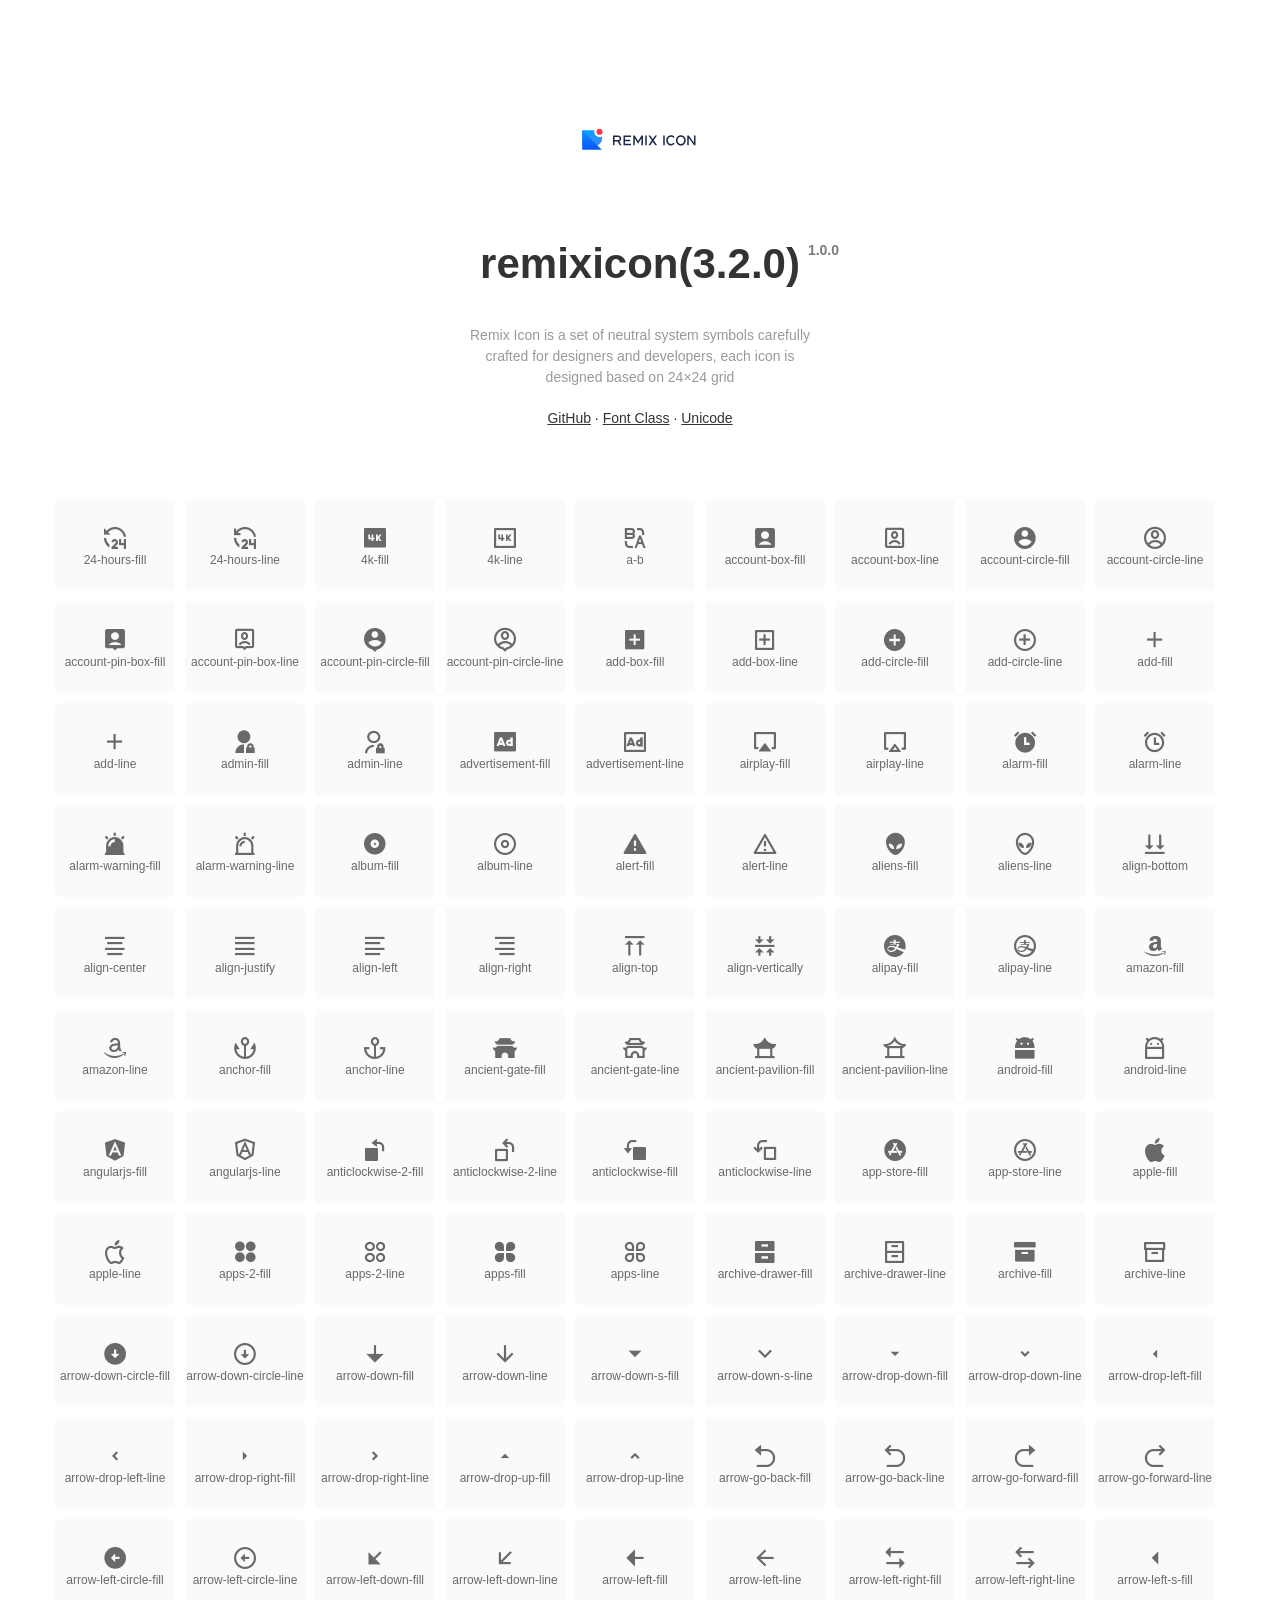
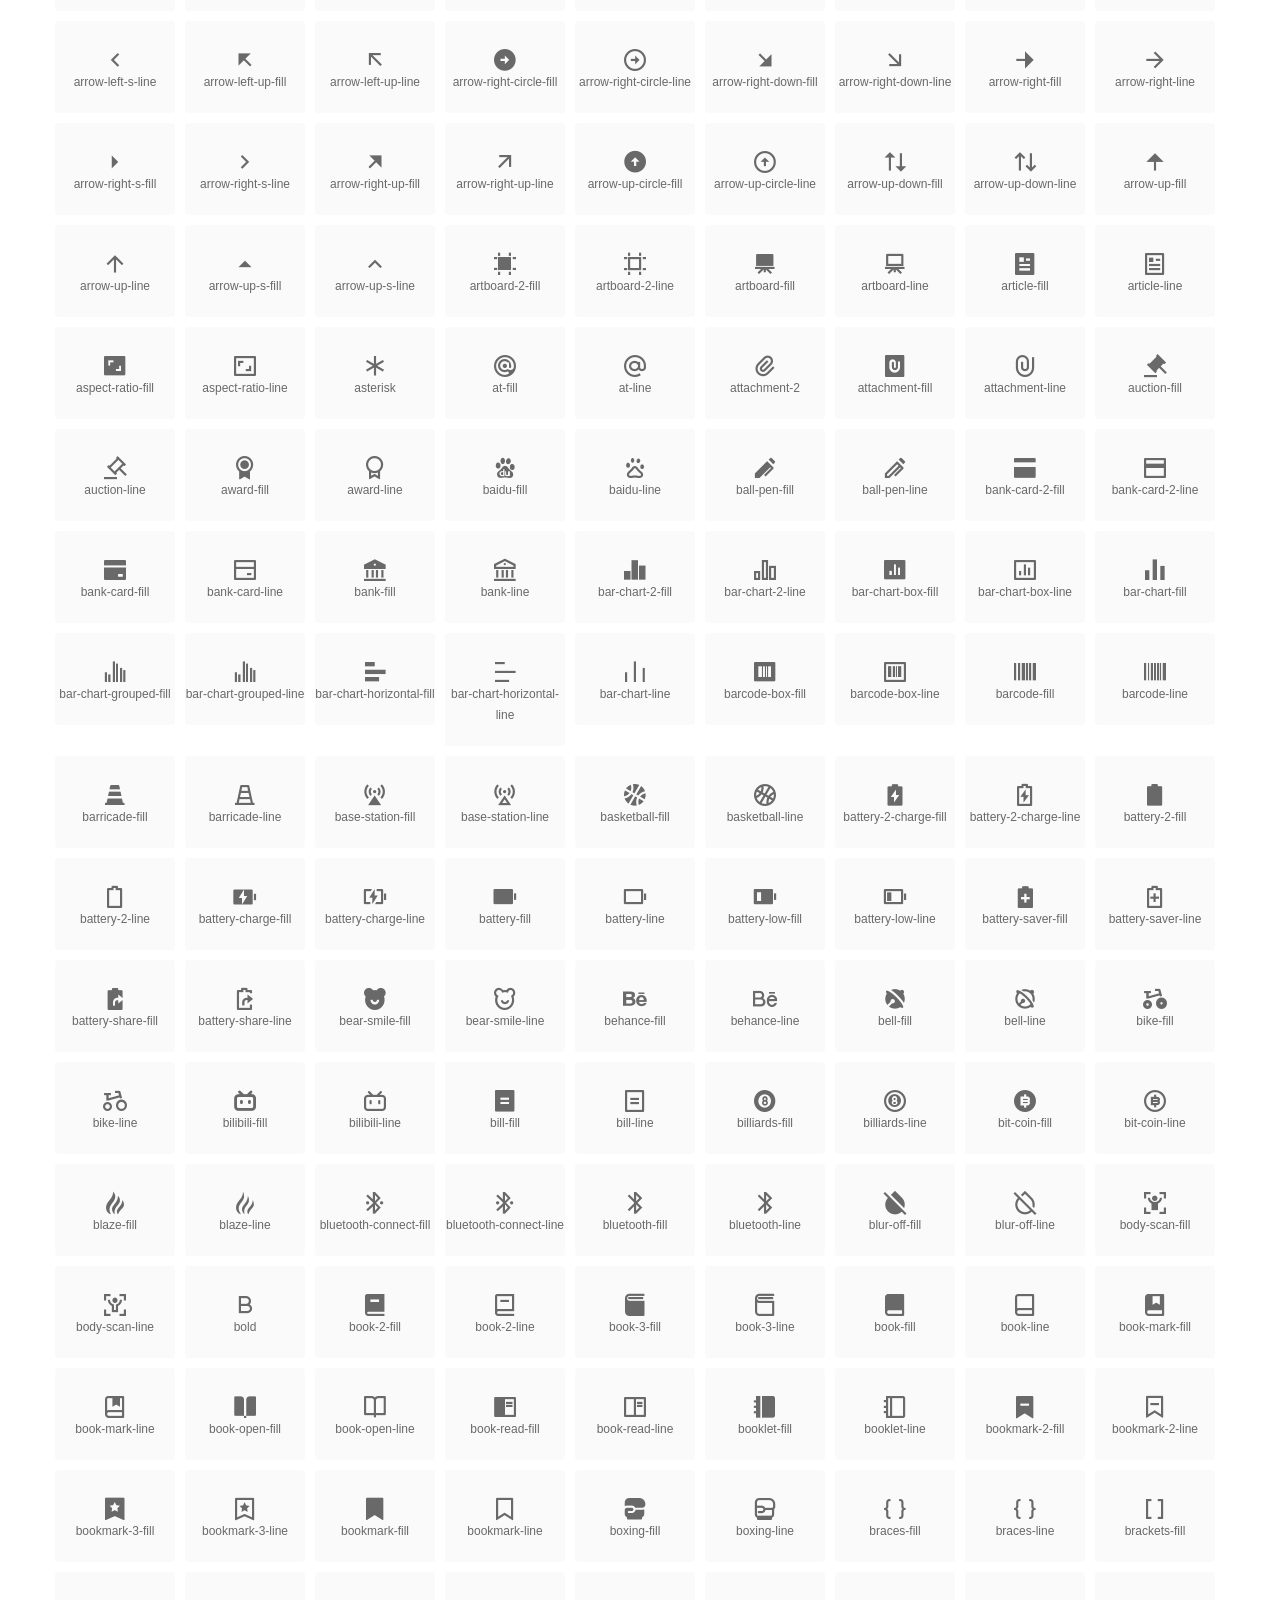
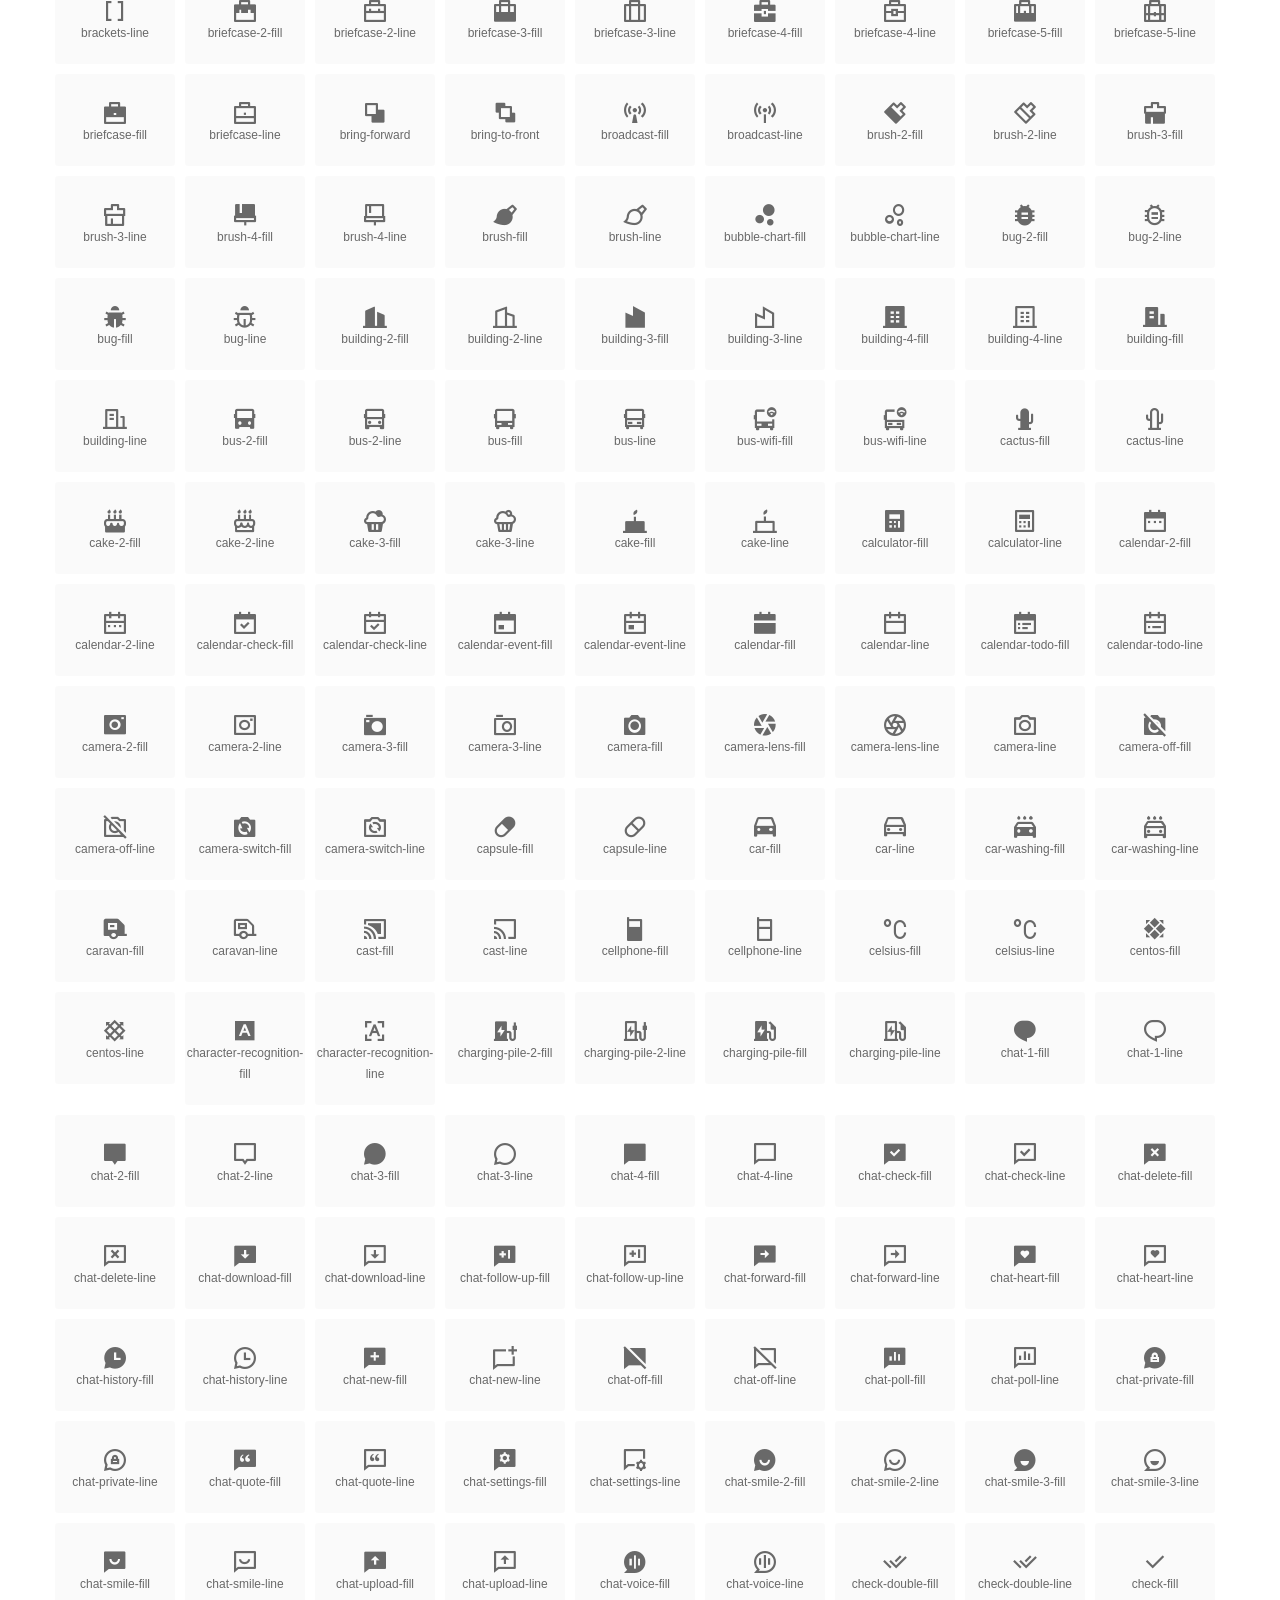
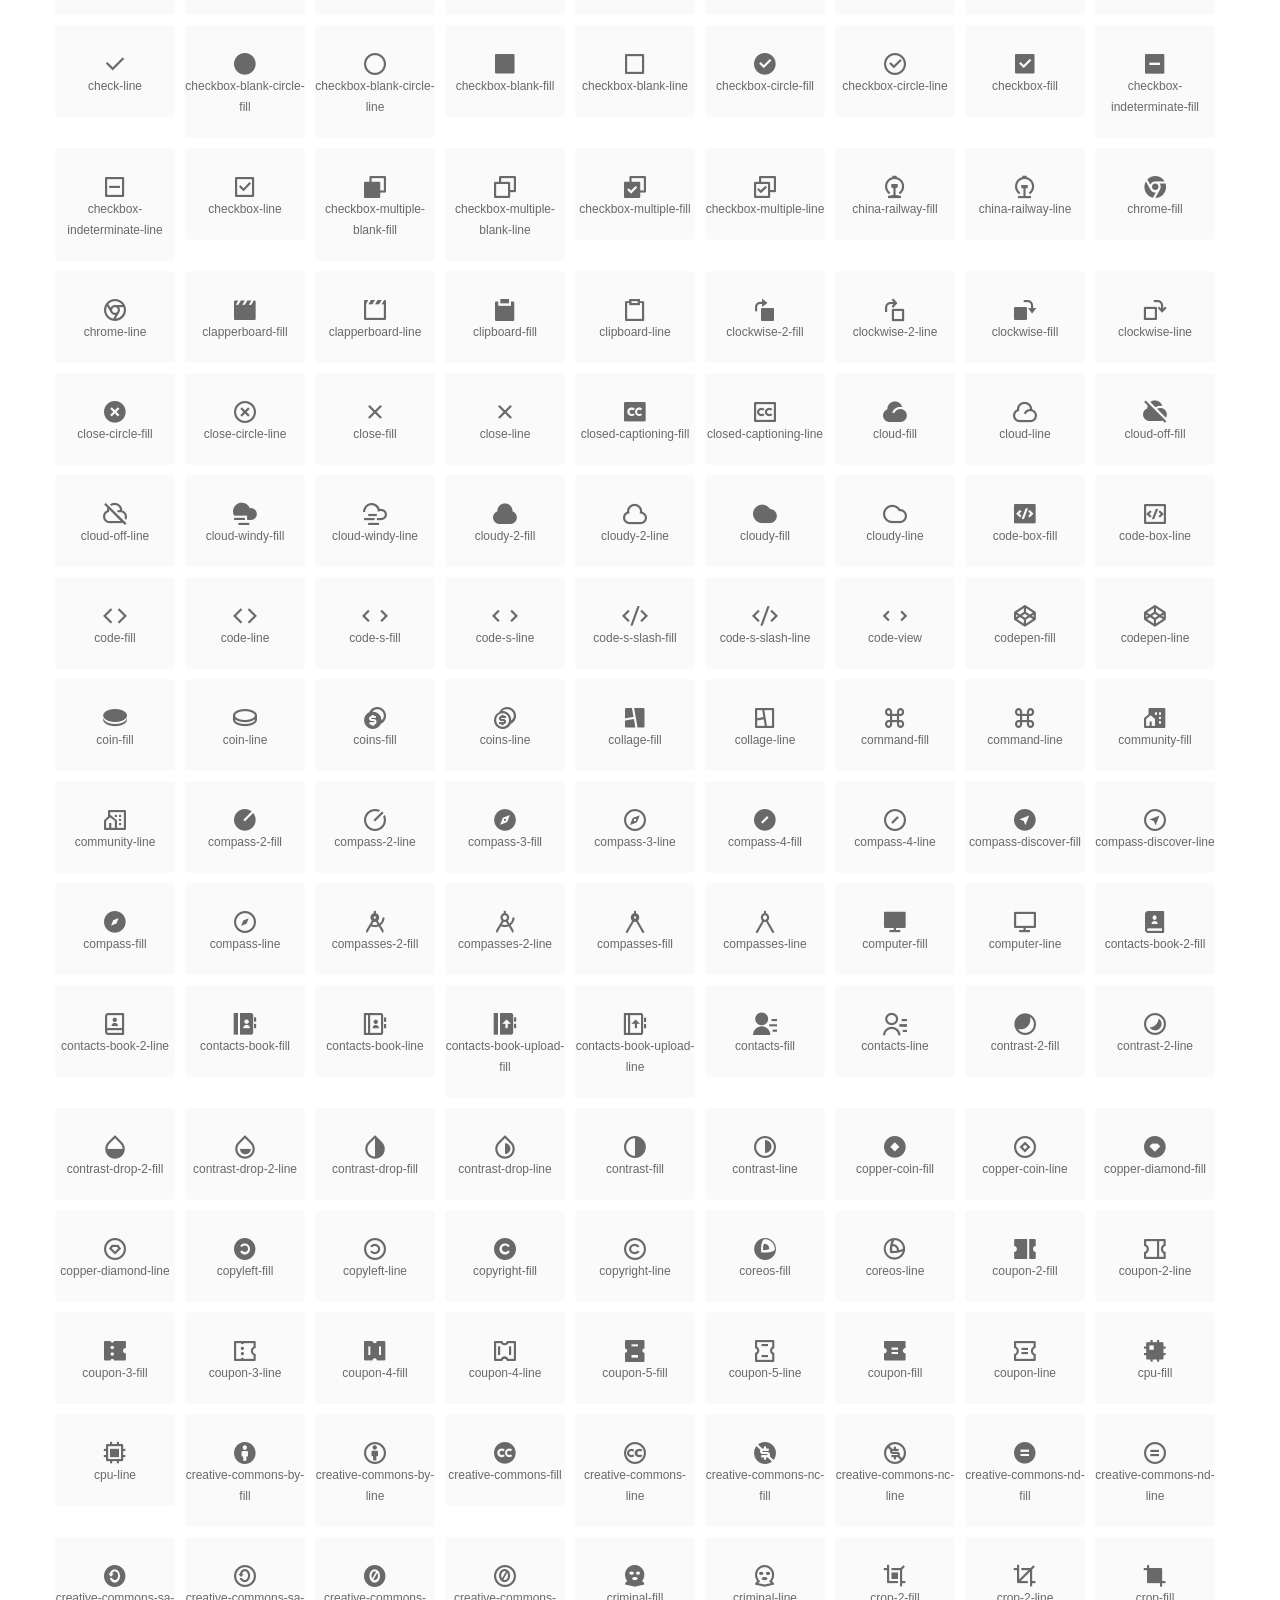
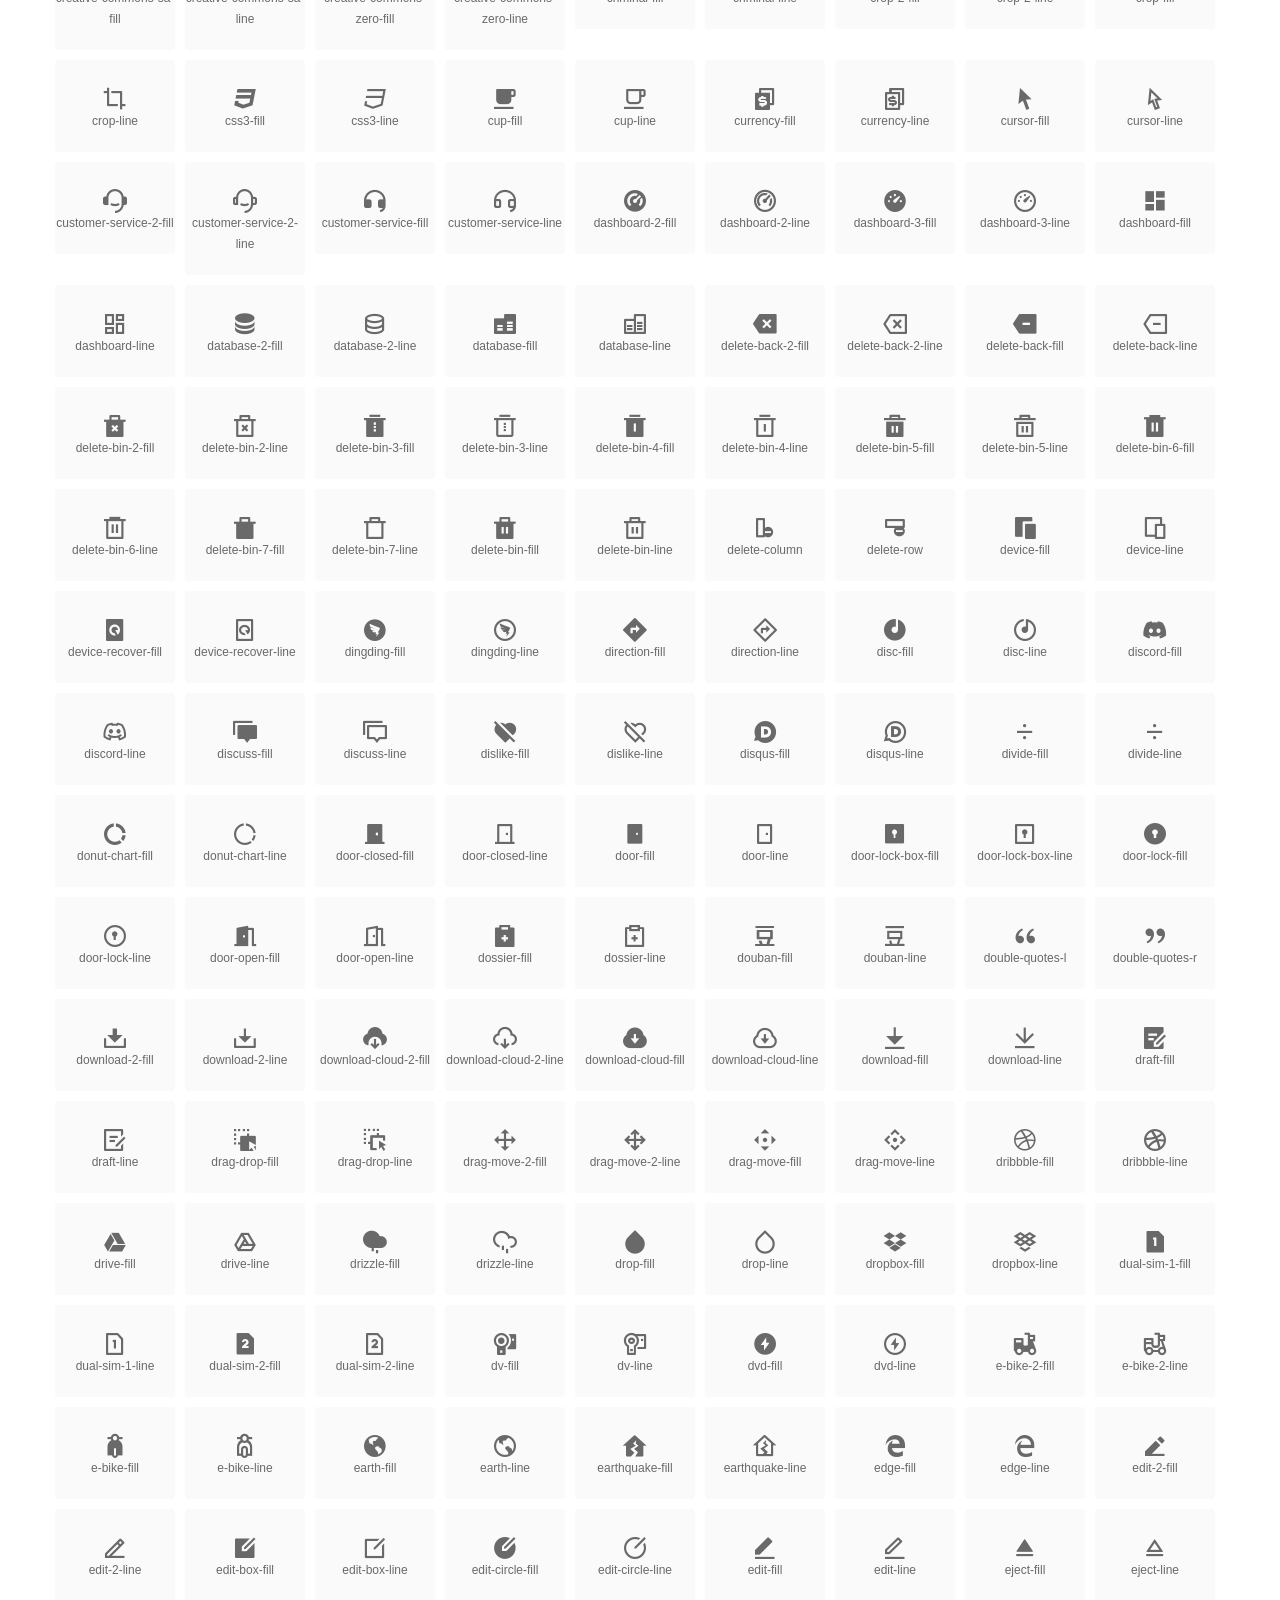
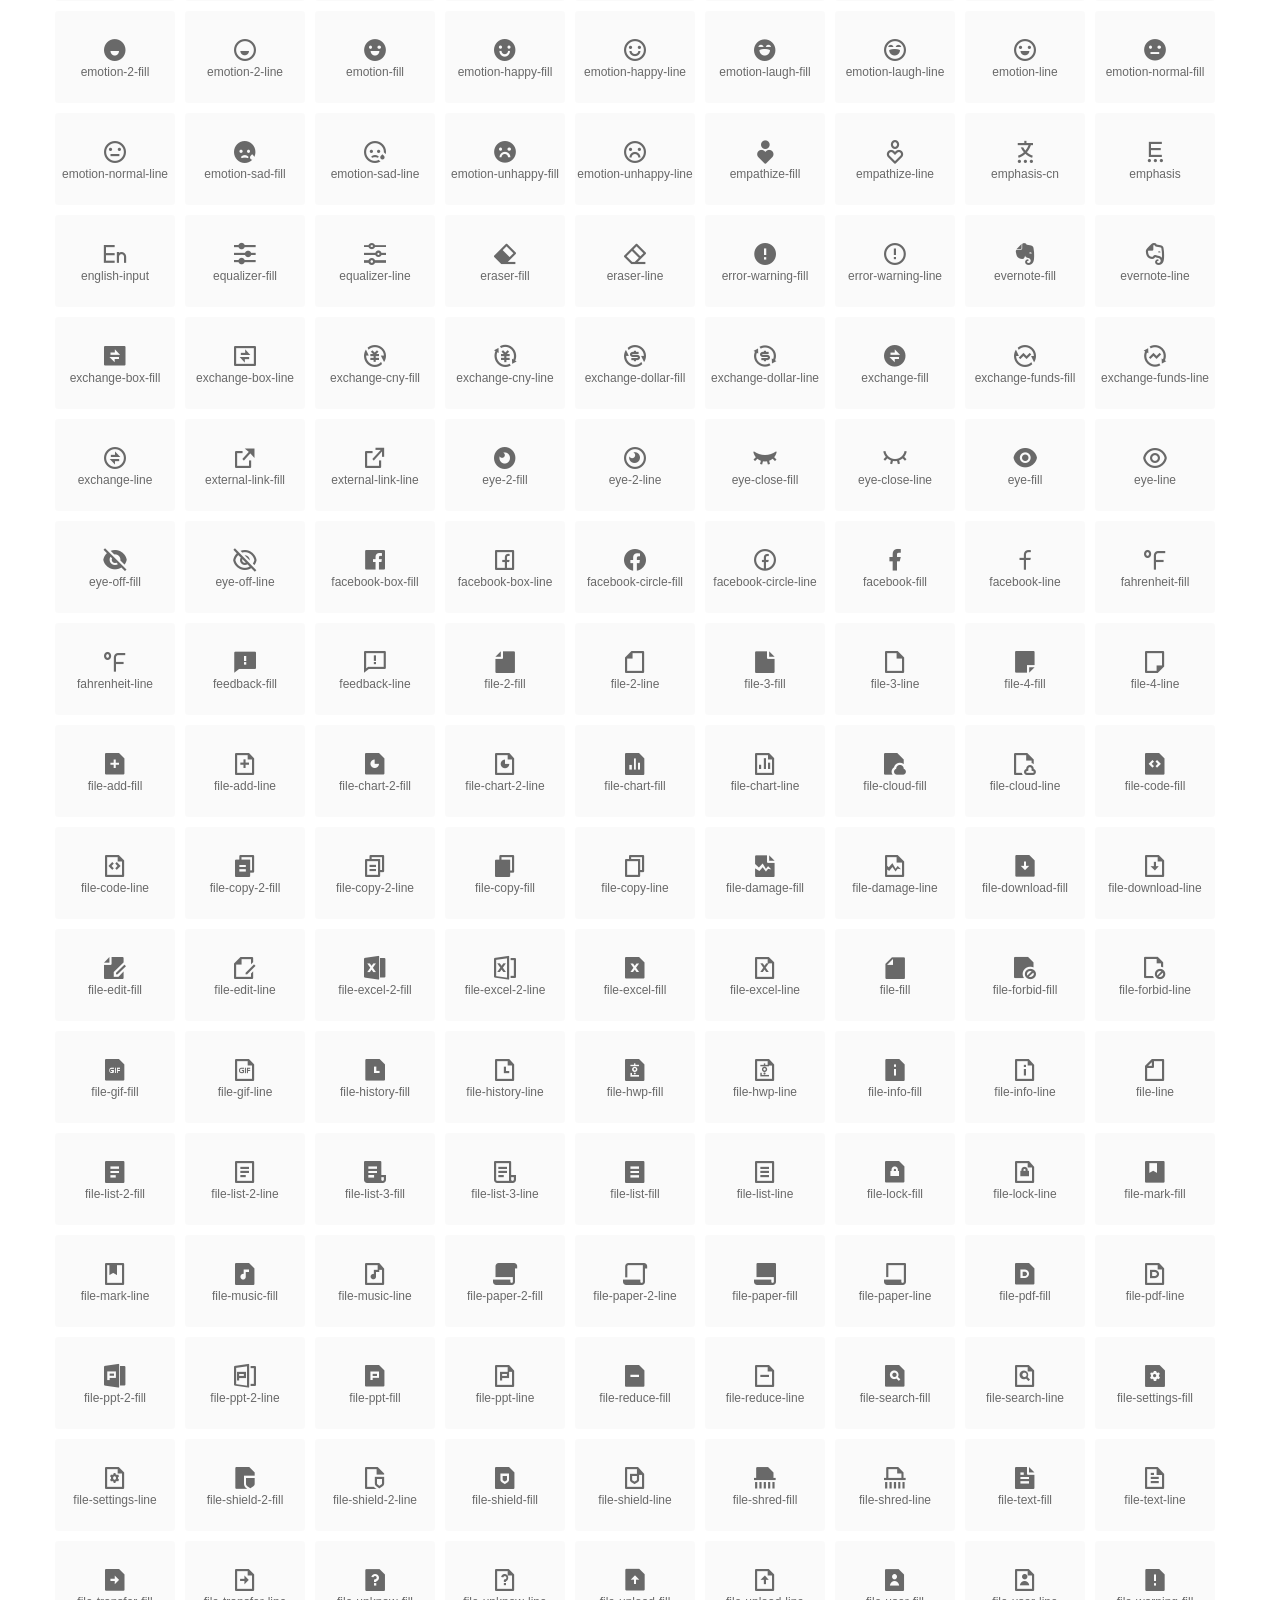
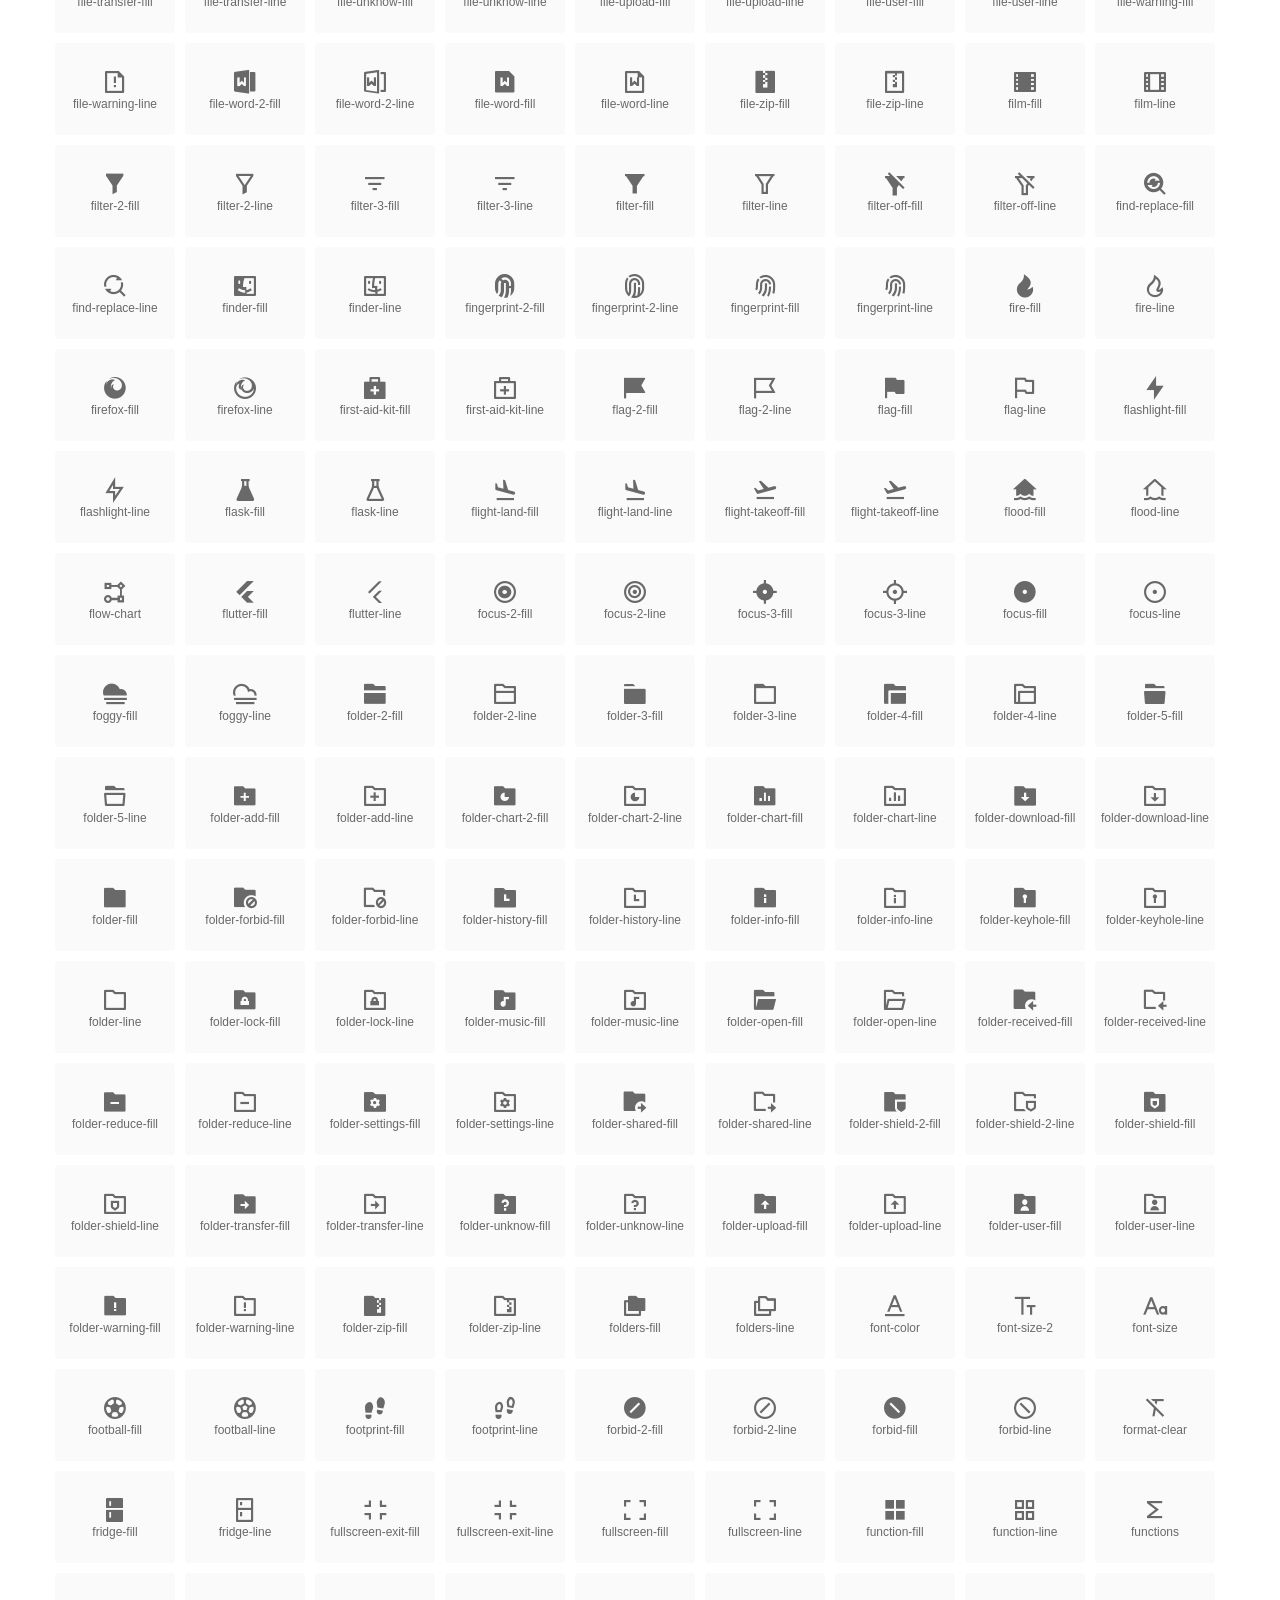
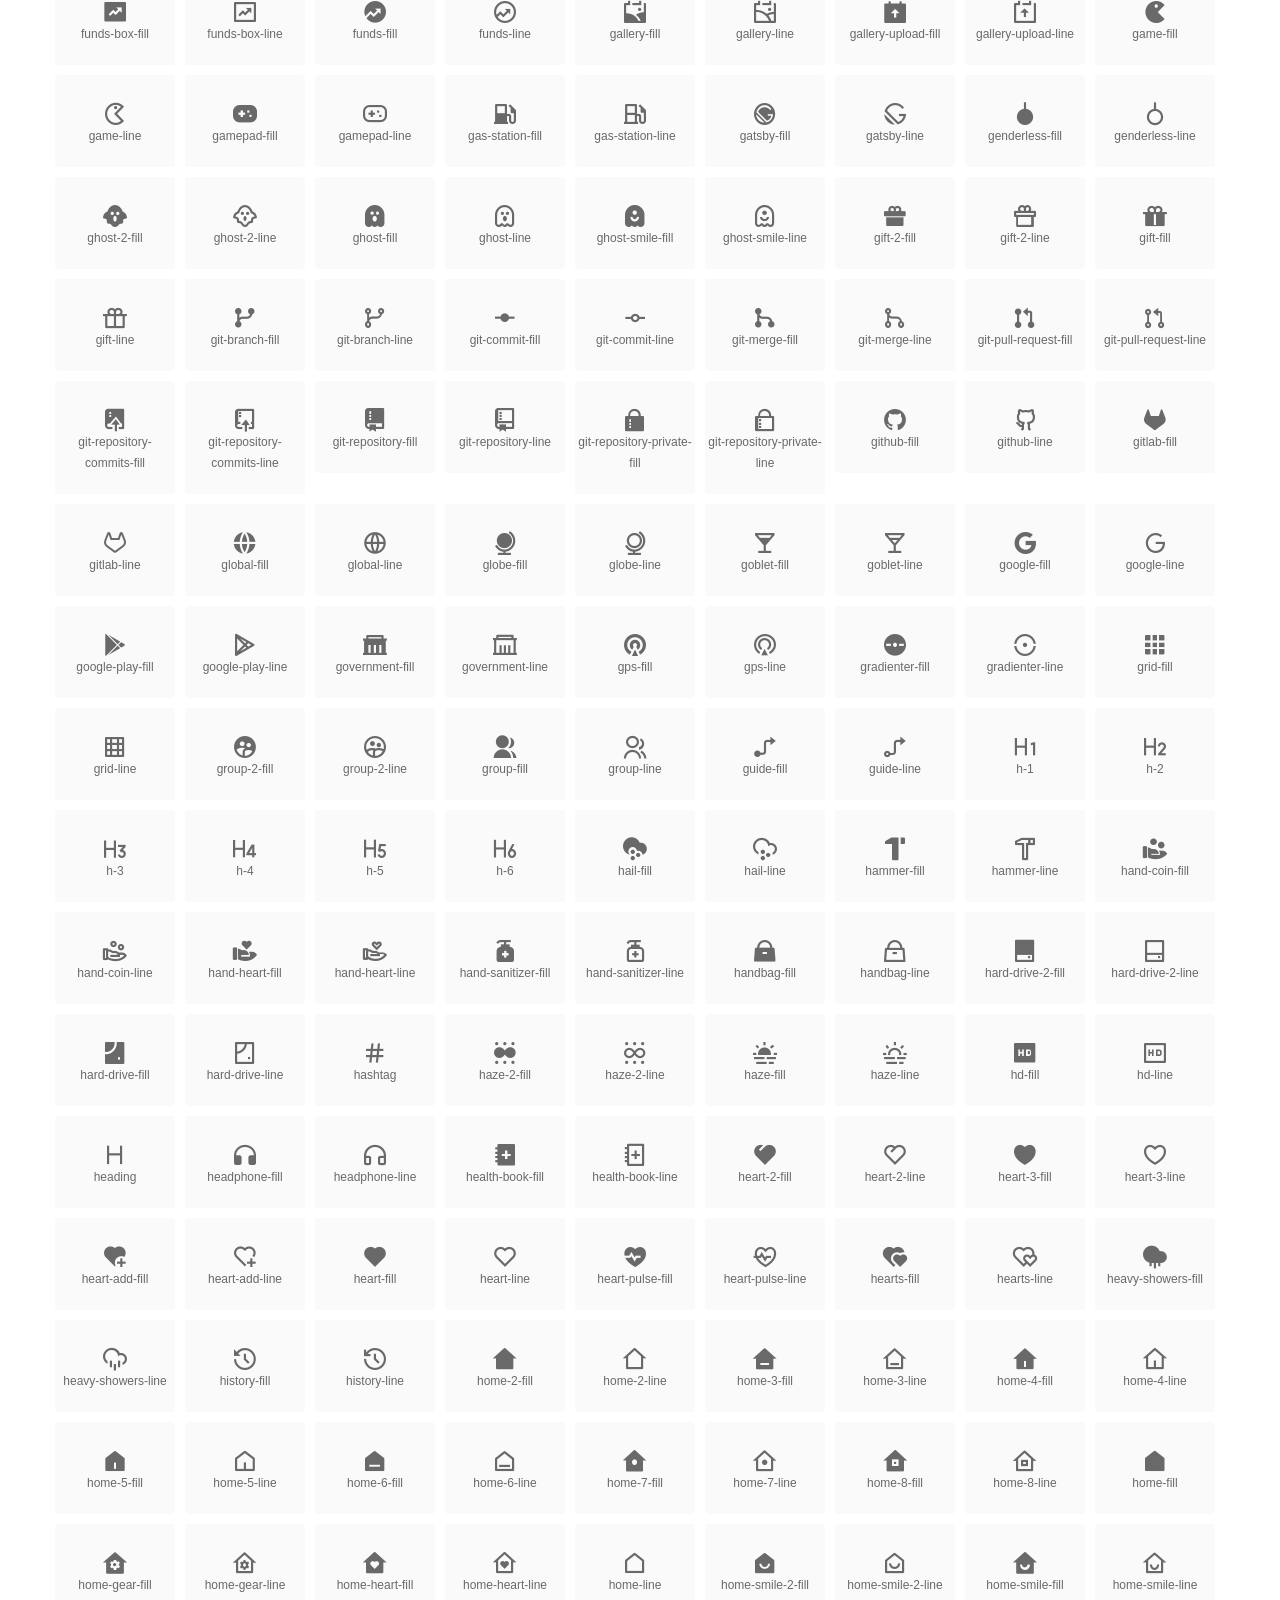
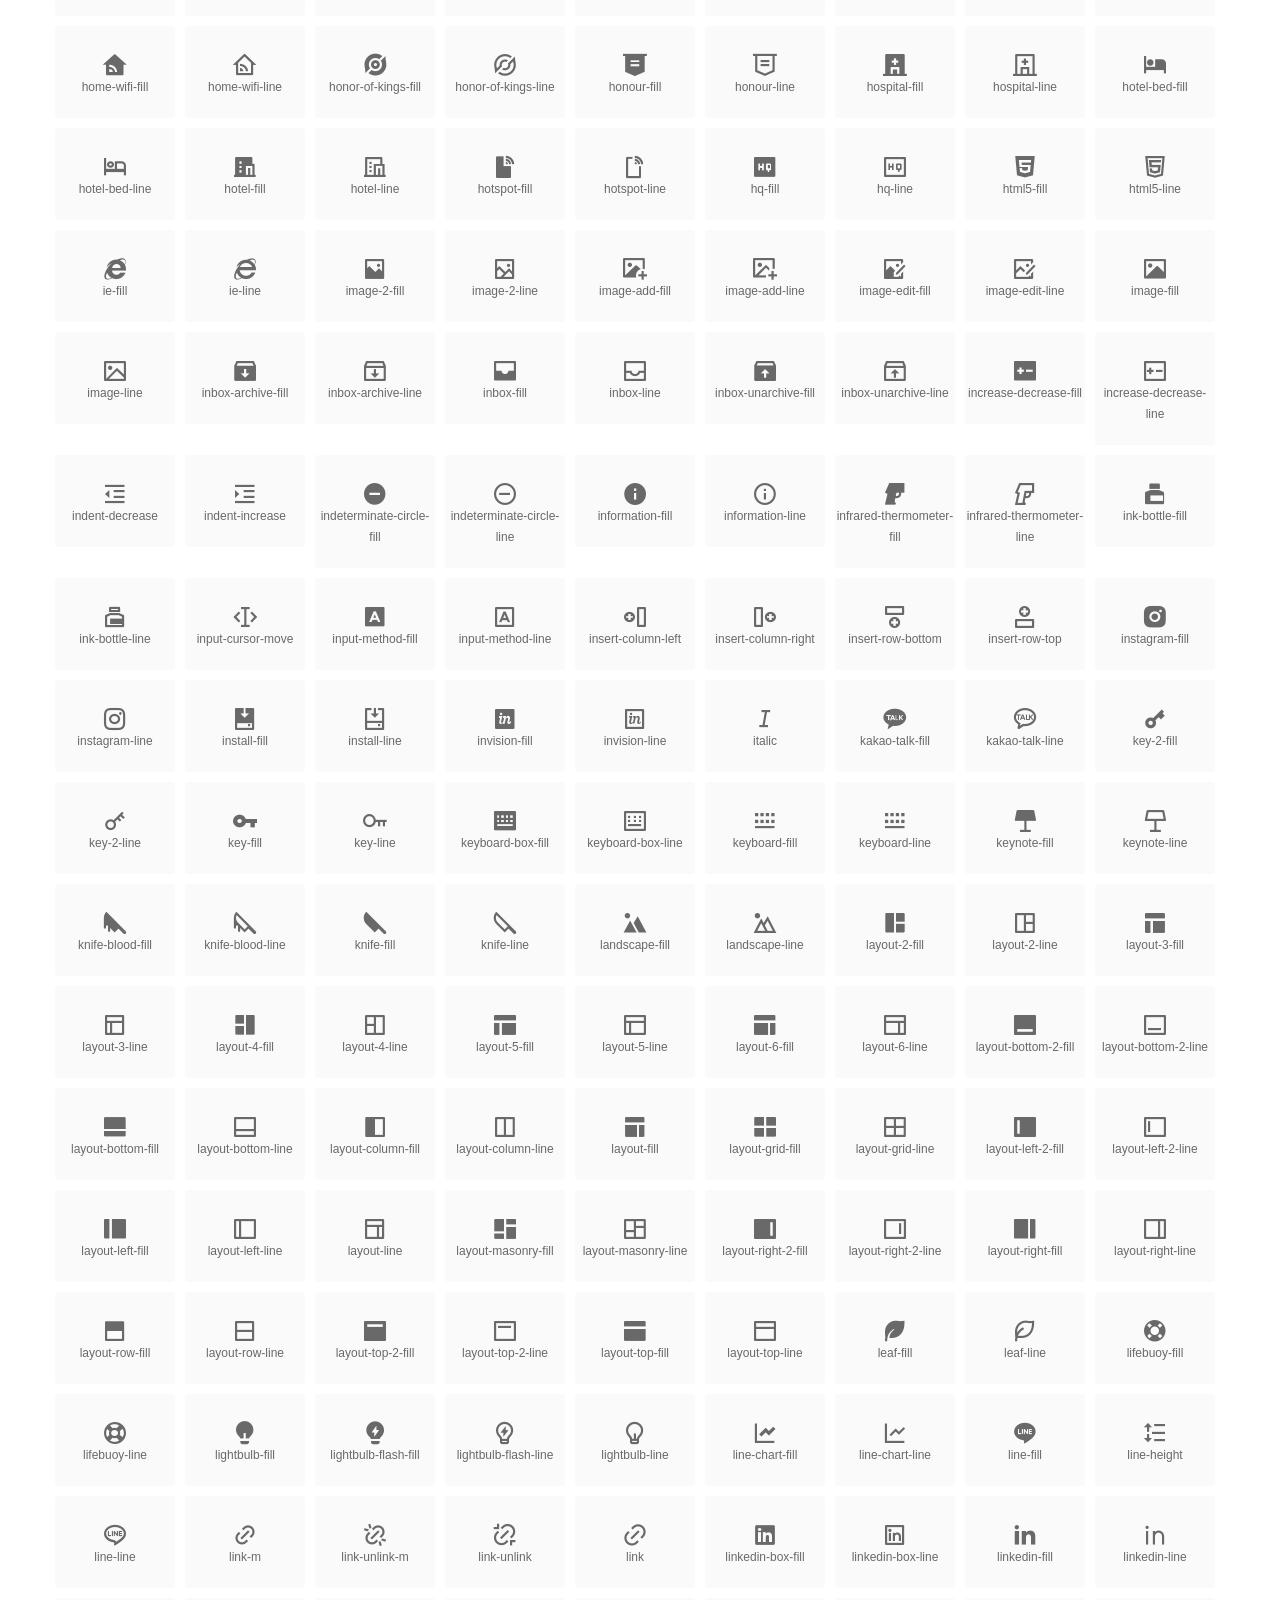
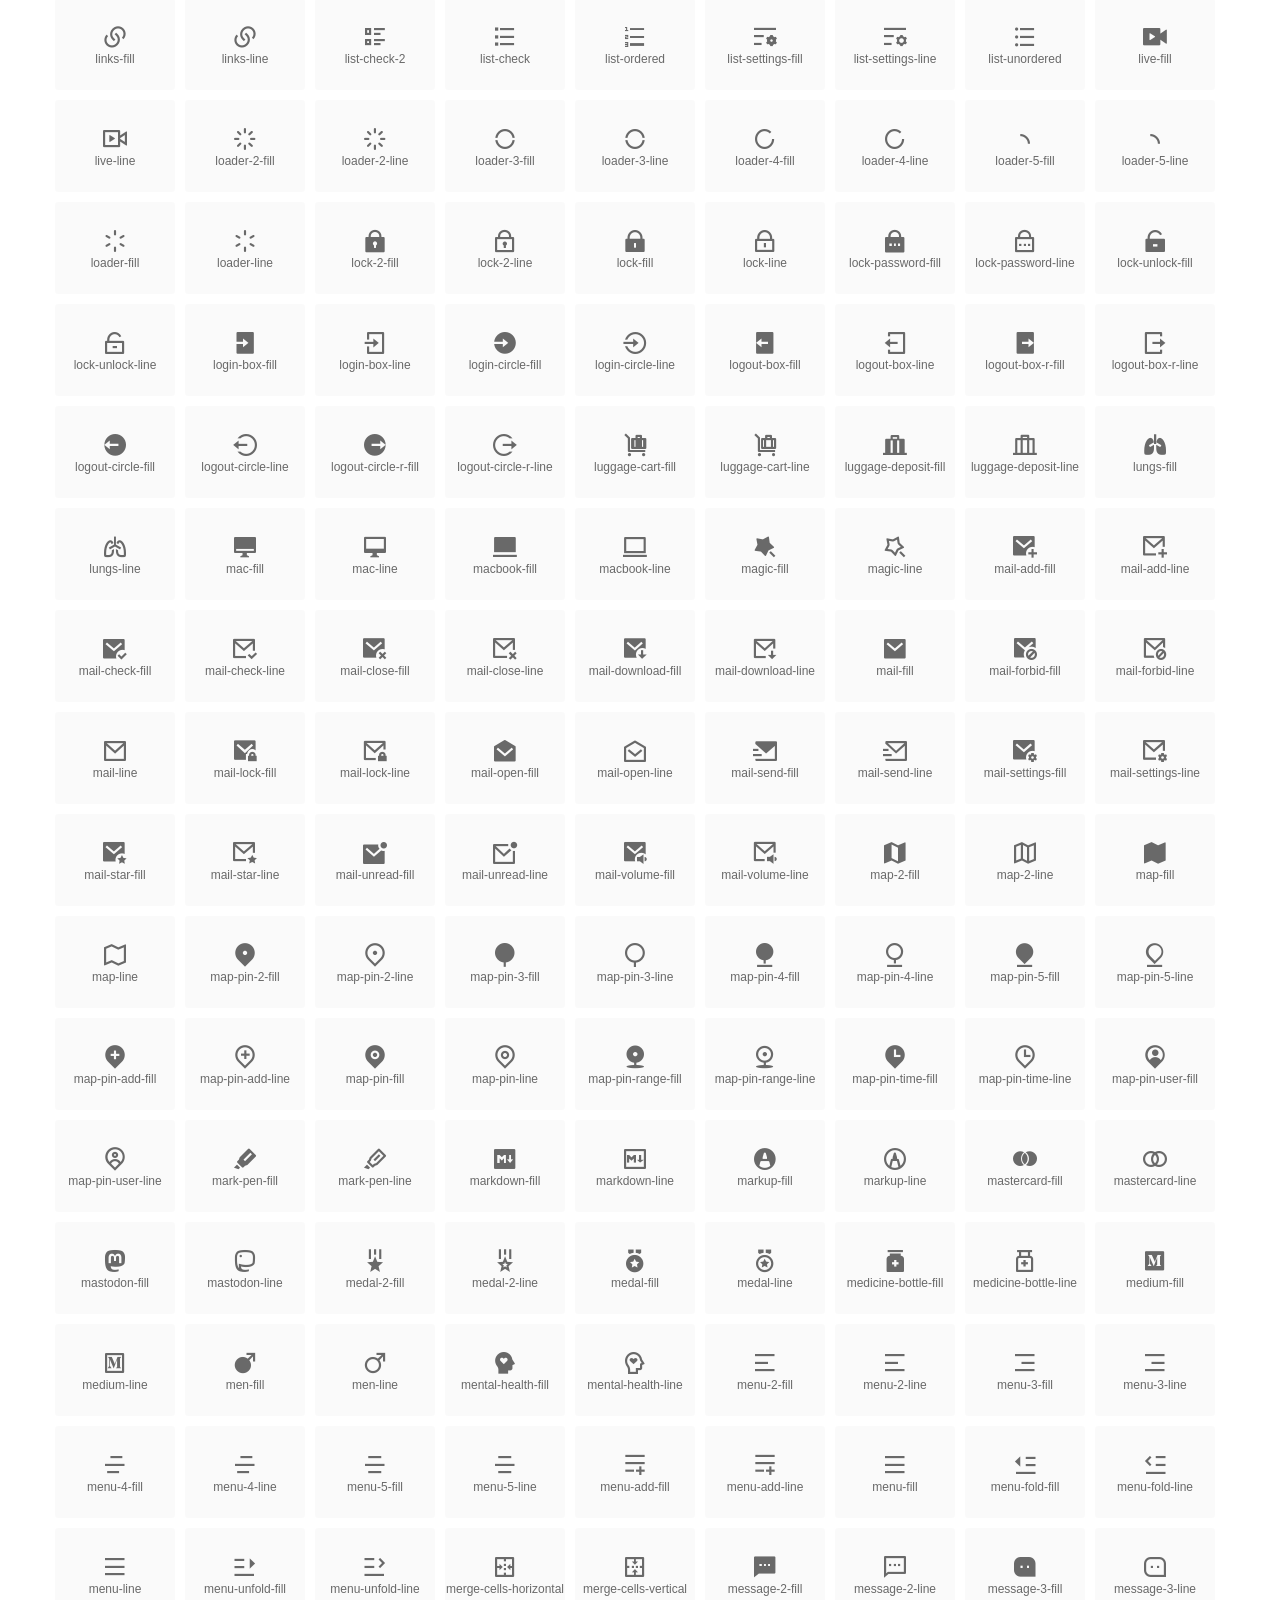
<file: portifolio/assets/fonts/index.html>
<!DOCTYPE html>
<html lang="en">
<head>
  <meta charset="UTF-8">
  <title>remixicon(3.2.0)</title>
  <meta name="viewport" content="width=device-width,minimum-scale=1.0,maximum-scale=1.0,user-scalable=no">
   
  <meta name="description" content="Remix Icon is a set of neutral system symbols carefully crafted for designers and developers, each icon is designed based on 24×24 grid">
   
  <meta name="keywords" content="remixicon,TTF,EOT,WOFF,WOFF2,SVG">
  
  
  
  <link rel="stylesheet" href="remixicon.css" />
  
  <style>
    *{margin: 0;padding: 0;list-style: none;}
    body { color: #696969; font: 12px/1.5 tahoma, arial, \5b8b\4f53, sans-serif; }
    a { color: #333; text-decoration: underline; }
    a:hover { color: rgb(9, 73, 209); }
    .header { color: #333; text-align: center; padding: 80px 0 60px 0; min-height: 153px; font-size: 14px; }
    .header .logo svg { height: 120px; width: 120px; }
    .header h1 { font-size: 42px; padding: 26px 0 10px 0; }
    .header sup {font-size: 14px; margin: 8px 0 0 8px; position: absolute; color: #7b7b7b; }
    .info {
      color: #999;
      font-weight: normal;
      max-width: 346px;
      margin: 0 auto;
      padding: 20px 0;
      font-size: 14px;
    }

    .icons { max-width: 1190px; margin: 0 auto; }
    .icons ul { text-align: center; }
    .icons ul li {
      vertical-align: top;
      width: 120px;
      display: inline-block;
      text-align: center;
      background-color: rgba(0,0,0,.02);
      border-radius: 3px;
      padding: 29px 0 10px 0;
      margin-right: 10px;
      margin-top: 10px;
      transition: all 0.6s ease;
    }
    .icons ul li:hover { background-color: rgba(0,0,0,.06); }
    .icons ul li:hover span { color: #3c75e4; opacity: 1; }
    .icons ul li .unicode { color: #8c8c8c; opacity: 0.3; }
    .icons ul li h4 {
      font-weight: normal;
      padding: 10px 0 5px 0;
      display: block;
      color: #8c8c8c;
      font-size: 14px;
      line-height: 12px;
      opacity: 0.8;
    }
    .icons ul li:hover h4 { opacity: 1; }
    .icons ul li svg { width: 24px; height: 24px; }
    .icons ul li:hover { color: #3c75e4; }
    .footer { text-align: center; padding: 10px 0 90px 0; }
    .footer a { text-align: center; padding: 10px 0 90px 0; color: #696969;}
    .footer a:hover { color: #0949d1; }
    .links { text-align: center; padding: 50px 0 0 0; font-size: 14px; }
    
    .icons ul li.class-icon { font-size: 21px; line-height: 21px; padding-bottom: 20px; }
    .icons ul li.class-icon p{ font-size: 12px; }
    .icons ul li.class-icon [class^="ri-"]{ font-size: 26px; }
    
    
    
  </style>
  
</head>

<body>
  
  <div class="header">
    
    <div class="logo">
      <a href="./"><svg width="160" height="32" viewBox="0 0 160 32" fill="none" xmlns="http://www.w3.org/2000/svg">
<path d="M121.5 9.80005C123.33 9.80005 124.984 10.5797 126.165 11.8344L124.75 13.2496C123.929 12.3549 122.773 11.8 121.5 11.8C119.029 11.8 117 13.891 117 16.5C117 19.1091 119.029 21.2 121.5 21.2C122.773 21.2 123.929 20.6452 124.75 19.7505L126.165 21.1657C124.984 22.4204 123.33 23.2 121.5 23.2C117.91 23.2 115 20.2004 115 16.5C115 12.7997 117.91 9.80005 121.5 9.80005Z" fill="#1A2947"/>
<path d="M113 10V23H111V10H113Z" fill="#1A2947"/>
<path d="M154 23V9.99988H152L152 19.6019L144.997 9.99988L143 10.0039V23H145L145 13.3969L152 23H154Z" fill="#1A2947"/>
<path d="M68 10V12H60V15.5H67V17.5H60V21H68V23H58V10H68Z" fill="#1A2947"/>
<path d="M82 10L77.4999 17.201L73 10H71V23H73V13.775L77.4999 20.975L82 13.773V23H84V10H82Z" fill="#1A2947"/>
<path d="M89 10V23H87V10H89Z" fill="#1A2947"/>
<path d="M96.9999 14.7565L93.6689 9.99951H91.2279L95.7789 16.4995L91.2289 22.9995H93.6689L96.9999 18.2435L100.33 22.9995H102.772L98.2209 16.4995L102.773 9.99951H100.33L96.9999 14.7565Z" fill="#1A2947"/>
<path fill-rule="evenodd" clip-rule="evenodd" d="M141 16.5C141 12.7997 138.09 9.80005 134.5 9.80005C130.91 9.80005 128 12.7997 128 16.5C128 20.2004 130.91 23.2 134.5 23.2C138.09 23.2 141 20.2004 141 16.5ZM130 16.5C130 13.891 132.029 11.8 134.5 11.8C136.971 11.8 139 13.891 139 16.5C139 19.1091 136.971 21.2 134.5 21.2C132.029 21.2 130 19.1091 130 16.5Z" fill="#1A2947"/>
<path fill-rule="evenodd" clip-rule="evenodd" d="M51 10C53.2091 10 55 11.7909 55 14C55 15.7175 53.9176 17.1821 52.3977 17.749L55.1901 22.999H52.9251L50.267 18H46V23H44V10H51ZM46 11.999V15.999L51 16C52.1046 16 53 15.1046 53 14C53 12.8955 52.1 12 51 12L46 11.999Z" fill="#1A2947"/>
<path fill-rule="evenodd" clip-rule="evenodd" d="M19.2887 3.00389C19.1928 3.0013 19.0965 3 19 3H3V24H19C24.799 24 29.5 19.299 29.5 13.5C29.5 12.7108 29.4129 11.942 29.2479 11.2025C28.2772 11.7119 27.1722 12 26 12C22.134 12 19 8.86599 19 5C19 4.30645 19.1009 3.63646 19.2887 3.00389Z" fill="url(#paint0_linear_960_1054)"/>
<g filter="url(#filter0_b_960_1054)">
<path fill-rule="evenodd" clip-rule="evenodd" d="M3 3L29 29H3V3Z" fill="url(#paint1_linear_960_1054)"/>
</g>
<circle cx="26" cy="5" r="4" fill="url(#paint2_linear_960_1054)"/>
<defs>
<filter id="filter0_b_960_1054" x="-2.43656" y="-2.43656" width="36.8731" height="36.8731" filterUnits="userSpaceOnUse" color-interpolation-filters="sRGB">
<feFlood flood-opacity="0" result="BackgroundImageFix"/>
<feGaussianBlur in="BackgroundImage" stdDeviation="2.71828"/>
<feComposite in2="SourceAlpha" operator="in" result="effect1_backgroundBlur_960_1054"/>
<feBlend mode="normal" in="SourceGraphic" in2="effect1_backgroundBlur_960_1054" result="shape"/>
</filter>
<linearGradient id="paint0_linear_960_1054" x1="3" y1="3" x2="3" y2="24" gradientUnits="userSpaceOnUse">
<stop stop-color="#05A0FA"/>
<stop offset="1" stop-color="#4785FF"/>
</linearGradient>
<linearGradient id="paint1_linear_960_1054" x1="3" y1="3" x2="3" y2="29" gradientUnits="userSpaceOnUse">
<stop stop-color="#1A8CFF"/>
<stop offset="1" stop-color="#0557FA"/>
</linearGradient>
<linearGradient id="paint2_linear_960_1054" x1="22" y1="1" x2="22" y2="9" gradientUnits="userSpaceOnUse">
<stop stop-color="#FF463A"/>
<stop offset="1" stop-color="#FF1F5A"/>
</linearGradient>
</defs>
</svg>
</a>
    </div>
    
    <h1>remixicon(3.2.0)<sup>1.0.0</sup></h1>
    <div class="info">
      Remix Icon is a set of neutral system symbols carefully crafted for designers and developers, each icon is designed based on 24×24 grid
    </div>
    <p>
      
      <a href="https://github.com/Remix-Design/remixicon.git">GitHub</a> · 
      
      <a href="index.html">Font Class</a> · 
      
      <a href="unicode.html">Unicode</a>
      
    </p>
  </div>
  <div class="icons">
    <ul>
      <li class="class-icon"><i class="ri-24-hours-fill"></i><p class="name">24-hours-fill</p></li><li class="class-icon"><i class="ri-24-hours-line"></i><p class="name">24-hours-line</p></li><li class="class-icon"><i class="ri-4k-fill"></i><p class="name">4k-fill</p></li><li class="class-icon"><i class="ri-4k-line"></i><p class="name">4k-line</p></li><li class="class-icon"><i class="ri-a-b"></i><p class="name">a-b</p></li><li class="class-icon"><i class="ri-account-box-fill"></i><p class="name">account-box-fill</p></li><li class="class-icon"><i class="ri-account-box-line"></i><p class="name">account-box-line</p></li><li class="class-icon"><i class="ri-account-circle-fill"></i><p class="name">account-circle-fill</p></li><li class="class-icon"><i class="ri-account-circle-line"></i><p class="name">account-circle-line</p></li><li class="class-icon"><i class="ri-account-pin-box-fill"></i><p class="name">account-pin-box-fill</p></li><li class="class-icon"><i class="ri-account-pin-box-line"></i><p class="name">account-pin-box-line</p></li><li class="class-icon"><i class="ri-account-pin-circle-fill"></i><p class="name">account-pin-circle-fill</p></li><li class="class-icon"><i class="ri-account-pin-circle-line"></i><p class="name">account-pin-circle-line</p></li><li class="class-icon"><i class="ri-add-box-fill"></i><p class="name">add-box-fill</p></li><li class="class-icon"><i class="ri-add-box-line"></i><p class="name">add-box-line</p></li><li class="class-icon"><i class="ri-add-circle-fill"></i><p class="name">add-circle-fill</p></li><li class="class-icon"><i class="ri-add-circle-line"></i><p class="name">add-circle-line</p></li><li class="class-icon"><i class="ri-add-fill"></i><p class="name">add-fill</p></li><li class="class-icon"><i class="ri-add-line"></i><p class="name">add-line</p></li><li class="class-icon"><i class="ri-admin-fill"></i><p class="name">admin-fill</p></li><li class="class-icon"><i class="ri-admin-line"></i><p class="name">admin-line</p></li><li class="class-icon"><i class="ri-advertisement-fill"></i><p class="name">advertisement-fill</p></li><li class="class-icon"><i class="ri-advertisement-line"></i><p class="name">advertisement-line</p></li><li class="class-icon"><i class="ri-airplay-fill"></i><p class="name">airplay-fill</p></li><li class="class-icon"><i class="ri-airplay-line"></i><p class="name">airplay-line</p></li><li class="class-icon"><i class="ri-alarm-fill"></i><p class="name">alarm-fill</p></li><li class="class-icon"><i class="ri-alarm-line"></i><p class="name">alarm-line</p></li><li class="class-icon"><i class="ri-alarm-warning-fill"></i><p class="name">alarm-warning-fill</p></li><li class="class-icon"><i class="ri-alarm-warning-line"></i><p class="name">alarm-warning-line</p></li><li class="class-icon"><i class="ri-album-fill"></i><p class="name">album-fill</p></li><li class="class-icon"><i class="ri-album-line"></i><p class="name">album-line</p></li><li class="class-icon"><i class="ri-alert-fill"></i><p class="name">alert-fill</p></li><li class="class-icon"><i class="ri-alert-line"></i><p class="name">alert-line</p></li><li class="class-icon"><i class="ri-aliens-fill"></i><p class="name">aliens-fill</p></li><li class="class-icon"><i class="ri-aliens-line"></i><p class="name">aliens-line</p></li><li class="class-icon"><i class="ri-align-bottom"></i><p class="name">align-bottom</p></li><li class="class-icon"><i class="ri-align-center"></i><p class="name">align-center</p></li><li class="class-icon"><i class="ri-align-justify"></i><p class="name">align-justify</p></li><li class="class-icon"><i class="ri-align-left"></i><p class="name">align-left</p></li><li class="class-icon"><i class="ri-align-right"></i><p class="name">align-right</p></li><li class="class-icon"><i class="ri-align-top"></i><p class="name">align-top</p></li><li class="class-icon"><i class="ri-align-vertically"></i><p class="name">align-vertically</p></li><li class="class-icon"><i class="ri-alipay-fill"></i><p class="name">alipay-fill</p></li><li class="class-icon"><i class="ri-alipay-line"></i><p class="name">alipay-line</p></li><li class="class-icon"><i class="ri-amazon-fill"></i><p class="name">amazon-fill</p></li><li class="class-icon"><i class="ri-amazon-line"></i><p class="name">amazon-line</p></li><li class="class-icon"><i class="ri-anchor-fill"></i><p class="name">anchor-fill</p></li><li class="class-icon"><i class="ri-anchor-line"></i><p class="name">anchor-line</p></li><li class="class-icon"><i class="ri-ancient-gate-fill"></i><p class="name">ancient-gate-fill</p></li><li class="class-icon"><i class="ri-ancient-gate-line"></i><p class="name">ancient-gate-line</p></li><li class="class-icon"><i class="ri-ancient-pavilion-fill"></i><p class="name">ancient-pavilion-fill</p></li><li class="class-icon"><i class="ri-ancient-pavilion-line"></i><p class="name">ancient-pavilion-line</p></li><li class="class-icon"><i class="ri-android-fill"></i><p class="name">android-fill</p></li><li class="class-icon"><i class="ri-android-line"></i><p class="name">android-line</p></li><li class="class-icon"><i class="ri-angularjs-fill"></i><p class="name">angularjs-fill</p></li><li class="class-icon"><i class="ri-angularjs-line"></i><p class="name">angularjs-line</p></li><li class="class-icon"><i class="ri-anticlockwise-2-fill"></i><p class="name">anticlockwise-2-fill</p></li><li class="class-icon"><i class="ri-anticlockwise-2-line"></i><p class="name">anticlockwise-2-line</p></li><li class="class-icon"><i class="ri-anticlockwise-fill"></i><p class="name">anticlockwise-fill</p></li><li class="class-icon"><i class="ri-anticlockwise-line"></i><p class="name">anticlockwise-line</p></li><li class="class-icon"><i class="ri-app-store-fill"></i><p class="name">app-store-fill</p></li><li class="class-icon"><i class="ri-app-store-line"></i><p class="name">app-store-line</p></li><li class="class-icon"><i class="ri-apple-fill"></i><p class="name">apple-fill</p></li><li class="class-icon"><i class="ri-apple-line"></i><p class="name">apple-line</p></li><li class="class-icon"><i class="ri-apps-2-fill"></i><p class="name">apps-2-fill</p></li><li class="class-icon"><i class="ri-apps-2-line"></i><p class="name">apps-2-line</p></li><li class="class-icon"><i class="ri-apps-fill"></i><p class="name">apps-fill</p></li><li class="class-icon"><i class="ri-apps-line"></i><p class="name">apps-line</p></li><li class="class-icon"><i class="ri-archive-drawer-fill"></i><p class="name">archive-drawer-fill</p></li><li class="class-icon"><i class="ri-archive-drawer-line"></i><p class="name">archive-drawer-line</p></li><li class="class-icon"><i class="ri-archive-fill"></i><p class="name">archive-fill</p></li><li class="class-icon"><i class="ri-archive-line"></i><p class="name">archive-line</p></li><li class="class-icon"><i class="ri-arrow-down-circle-fill"></i><p class="name">arrow-down-circle-fill</p></li><li class="class-icon"><i class="ri-arrow-down-circle-line"></i><p class="name">arrow-down-circle-line</p></li><li class="class-icon"><i class="ri-arrow-down-fill"></i><p class="name">arrow-down-fill</p></li><li class="class-icon"><i class="ri-arrow-down-line"></i><p class="name">arrow-down-line</p></li><li class="class-icon"><i class="ri-arrow-down-s-fill"></i><p class="name">arrow-down-s-fill</p></li><li class="class-icon"><i class="ri-arrow-down-s-line"></i><p class="name">arrow-down-s-line</p></li><li class="class-icon"><i class="ri-arrow-drop-down-fill"></i><p class="name">arrow-drop-down-fill</p></li><li class="class-icon"><i class="ri-arrow-drop-down-line"></i><p class="name">arrow-drop-down-line</p></li><li class="class-icon"><i class="ri-arrow-drop-left-fill"></i><p class="name">arrow-drop-left-fill</p></li><li class="class-icon"><i class="ri-arrow-drop-left-line"></i><p class="name">arrow-drop-left-line</p></li><li class="class-icon"><i class="ri-arrow-drop-right-fill"></i><p class="name">arrow-drop-right-fill</p></li><li class="class-icon"><i class="ri-arrow-drop-right-line"></i><p class="name">arrow-drop-right-line</p></li><li class="class-icon"><i class="ri-arrow-drop-up-fill"></i><p class="name">arrow-drop-up-fill</p></li><li class="class-icon"><i class="ri-arrow-drop-up-line"></i><p class="name">arrow-drop-up-line</p></li><li class="class-icon"><i class="ri-arrow-go-back-fill"></i><p class="name">arrow-go-back-fill</p></li><li class="class-icon"><i class="ri-arrow-go-back-line"></i><p class="name">arrow-go-back-line</p></li><li class="class-icon"><i class="ri-arrow-go-forward-fill"></i><p class="name">arrow-go-forward-fill</p></li><li class="class-icon"><i class="ri-arrow-go-forward-line"></i><p class="name">arrow-go-forward-line</p></li><li class="class-icon"><i class="ri-arrow-left-circle-fill"></i><p class="name">arrow-left-circle-fill</p></li><li class="class-icon"><i class="ri-arrow-left-circle-line"></i><p class="name">arrow-left-circle-line</p></li><li class="class-icon"><i class="ri-arrow-left-down-fill"></i><p class="name">arrow-left-down-fill</p></li><li class="class-icon"><i class="ri-arrow-left-down-line"></i><p class="name">arrow-left-down-line</p></li><li class="class-icon"><i class="ri-arrow-left-fill"></i><p class="name">arrow-left-fill</p></li><li class="class-icon"><i class="ri-arrow-left-line"></i><p class="name">arrow-left-line</p></li><li class="class-icon"><i class="ri-arrow-left-right-fill"></i><p class="name">arrow-left-right-fill</p></li><li class="class-icon"><i class="ri-arrow-left-right-line"></i><p class="name">arrow-left-right-line</p></li><li class="class-icon"><i class="ri-arrow-left-s-fill"></i><p class="name">arrow-left-s-fill</p></li><li class="class-icon"><i class="ri-arrow-left-s-line"></i><p class="name">arrow-left-s-line</p></li><li class="class-icon"><i class="ri-arrow-left-up-fill"></i><p class="name">arrow-left-up-fill</p></li><li class="class-icon"><i class="ri-arrow-left-up-line"></i><p class="name">arrow-left-up-line</p></li><li class="class-icon"><i class="ri-arrow-right-circle-fill"></i><p class="name">arrow-right-circle-fill</p></li><li class="class-icon"><i class="ri-arrow-right-circle-line"></i><p class="name">arrow-right-circle-line</p></li><li class="class-icon"><i class="ri-arrow-right-down-fill"></i><p class="name">arrow-right-down-fill</p></li><li class="class-icon"><i class="ri-arrow-right-down-line"></i><p class="name">arrow-right-down-line</p></li><li class="class-icon"><i class="ri-arrow-right-fill"></i><p class="name">arrow-right-fill</p></li><li class="class-icon"><i class="ri-arrow-right-line"></i><p class="name">arrow-right-line</p></li><li class="class-icon"><i class="ri-arrow-right-s-fill"></i><p class="name">arrow-right-s-fill</p></li><li class="class-icon"><i class="ri-arrow-right-s-line"></i><p class="name">arrow-right-s-line</p></li><li class="class-icon"><i class="ri-arrow-right-up-fill"></i><p class="name">arrow-right-up-fill</p></li><li class="class-icon"><i class="ri-arrow-right-up-line"></i><p class="name">arrow-right-up-line</p></li><li class="class-icon"><i class="ri-arrow-up-circle-fill"></i><p class="name">arrow-up-circle-fill</p></li><li class="class-icon"><i class="ri-arrow-up-circle-line"></i><p class="name">arrow-up-circle-line</p></li><li class="class-icon"><i class="ri-arrow-up-down-fill"></i><p class="name">arrow-up-down-fill</p></li><li class="class-icon"><i class="ri-arrow-up-down-line"></i><p class="name">arrow-up-down-line</p></li><li class="class-icon"><i class="ri-arrow-up-fill"></i><p class="name">arrow-up-fill</p></li><li class="class-icon"><i class="ri-arrow-up-line"></i><p class="name">arrow-up-line</p></li><li class="class-icon"><i class="ri-arrow-up-s-fill"></i><p class="name">arrow-up-s-fill</p></li><li class="class-icon"><i class="ri-arrow-up-s-line"></i><p class="name">arrow-up-s-line</p></li><li class="class-icon"><i class="ri-artboard-2-fill"></i><p class="name">artboard-2-fill</p></li><li class="class-icon"><i class="ri-artboard-2-line"></i><p class="name">artboard-2-line</p></li><li class="class-icon"><i class="ri-artboard-fill"></i><p class="name">artboard-fill</p></li><li class="class-icon"><i class="ri-artboard-line"></i><p class="name">artboard-line</p></li><li class="class-icon"><i class="ri-article-fill"></i><p class="name">article-fill</p></li><li class="class-icon"><i class="ri-article-line"></i><p class="name">article-line</p></li><li class="class-icon"><i class="ri-aspect-ratio-fill"></i><p class="name">aspect-ratio-fill</p></li><li class="class-icon"><i class="ri-aspect-ratio-line"></i><p class="name">aspect-ratio-line</p></li><li class="class-icon"><i class="ri-asterisk"></i><p class="name">asterisk</p></li><li class="class-icon"><i class="ri-at-fill"></i><p class="name">at-fill</p></li><li class="class-icon"><i class="ri-at-line"></i><p class="name">at-line</p></li><li class="class-icon"><i class="ri-attachment-2"></i><p class="name">attachment-2</p></li><li class="class-icon"><i class="ri-attachment-fill"></i><p class="name">attachment-fill</p></li><li class="class-icon"><i class="ri-attachment-line"></i><p class="name">attachment-line</p></li><li class="class-icon"><i class="ri-auction-fill"></i><p class="name">auction-fill</p></li><li class="class-icon"><i class="ri-auction-line"></i><p class="name">auction-line</p></li><li class="class-icon"><i class="ri-award-fill"></i><p class="name">award-fill</p></li><li class="class-icon"><i class="ri-award-line"></i><p class="name">award-line</p></li><li class="class-icon"><i class="ri-baidu-fill"></i><p class="name">baidu-fill</p></li><li class="class-icon"><i class="ri-baidu-line"></i><p class="name">baidu-line</p></li><li class="class-icon"><i class="ri-ball-pen-fill"></i><p class="name">ball-pen-fill</p></li><li class="class-icon"><i class="ri-ball-pen-line"></i><p class="name">ball-pen-line</p></li><li class="class-icon"><i class="ri-bank-card-2-fill"></i><p class="name">bank-card-2-fill</p></li><li class="class-icon"><i class="ri-bank-card-2-line"></i><p class="name">bank-card-2-line</p></li><li class="class-icon"><i class="ri-bank-card-fill"></i><p class="name">bank-card-fill</p></li><li class="class-icon"><i class="ri-bank-card-line"></i><p class="name">bank-card-line</p></li><li class="class-icon"><i class="ri-bank-fill"></i><p class="name">bank-fill</p></li><li class="class-icon"><i class="ri-bank-line"></i><p class="name">bank-line</p></li><li class="class-icon"><i class="ri-bar-chart-2-fill"></i><p class="name">bar-chart-2-fill</p></li><li class="class-icon"><i class="ri-bar-chart-2-line"></i><p class="name">bar-chart-2-line</p></li><li class="class-icon"><i class="ri-bar-chart-box-fill"></i><p class="name">bar-chart-box-fill</p></li><li class="class-icon"><i class="ri-bar-chart-box-line"></i><p class="name">bar-chart-box-line</p></li><li class="class-icon"><i class="ri-bar-chart-fill"></i><p class="name">bar-chart-fill</p></li><li class="class-icon"><i class="ri-bar-chart-grouped-fill"></i><p class="name">bar-chart-grouped-fill</p></li><li class="class-icon"><i class="ri-bar-chart-grouped-line"></i><p class="name">bar-chart-grouped-line</p></li><li class="class-icon"><i class="ri-bar-chart-horizontal-fill"></i><p class="name">bar-chart-horizontal-fill</p></li><li class="class-icon"><i class="ri-bar-chart-horizontal-line"></i><p class="name">bar-chart-horizontal-line</p></li><li class="class-icon"><i class="ri-bar-chart-line"></i><p class="name">bar-chart-line</p></li><li class="class-icon"><i class="ri-barcode-box-fill"></i><p class="name">barcode-box-fill</p></li><li class="class-icon"><i class="ri-barcode-box-line"></i><p class="name">barcode-box-line</p></li><li class="class-icon"><i class="ri-barcode-fill"></i><p class="name">barcode-fill</p></li><li class="class-icon"><i class="ri-barcode-line"></i><p class="name">barcode-line</p></li><li class="class-icon"><i class="ri-barricade-fill"></i><p class="name">barricade-fill</p></li><li class="class-icon"><i class="ri-barricade-line"></i><p class="name">barricade-line</p></li><li class="class-icon"><i class="ri-base-station-fill"></i><p class="name">base-station-fill</p></li><li class="class-icon"><i class="ri-base-station-line"></i><p class="name">base-station-line</p></li><li class="class-icon"><i class="ri-basketball-fill"></i><p class="name">basketball-fill</p></li><li class="class-icon"><i class="ri-basketball-line"></i><p class="name">basketball-line</p></li><li class="class-icon"><i class="ri-battery-2-charge-fill"></i><p class="name">battery-2-charge-fill</p></li><li class="class-icon"><i class="ri-battery-2-charge-line"></i><p class="name">battery-2-charge-line</p></li><li class="class-icon"><i class="ri-battery-2-fill"></i><p class="name">battery-2-fill</p></li><li class="class-icon"><i class="ri-battery-2-line"></i><p class="name">battery-2-line</p></li><li class="class-icon"><i class="ri-battery-charge-fill"></i><p class="name">battery-charge-fill</p></li><li class="class-icon"><i class="ri-battery-charge-line"></i><p class="name">battery-charge-line</p></li><li class="class-icon"><i class="ri-battery-fill"></i><p class="name">battery-fill</p></li><li class="class-icon"><i class="ri-battery-line"></i><p class="name">battery-line</p></li><li class="class-icon"><i class="ri-battery-low-fill"></i><p class="name">battery-low-fill</p></li><li class="class-icon"><i class="ri-battery-low-line"></i><p class="name">battery-low-line</p></li><li class="class-icon"><i class="ri-battery-saver-fill"></i><p class="name">battery-saver-fill</p></li><li class="class-icon"><i class="ri-battery-saver-line"></i><p class="name">battery-saver-line</p></li><li class="class-icon"><i class="ri-battery-share-fill"></i><p class="name">battery-share-fill</p></li><li class="class-icon"><i class="ri-battery-share-line"></i><p class="name">battery-share-line</p></li><li class="class-icon"><i class="ri-bear-smile-fill"></i><p class="name">bear-smile-fill</p></li><li class="class-icon"><i class="ri-bear-smile-line"></i><p class="name">bear-smile-line</p></li><li class="class-icon"><i class="ri-behance-fill"></i><p class="name">behance-fill</p></li><li class="class-icon"><i class="ri-behance-line"></i><p class="name">behance-line</p></li><li class="class-icon"><i class="ri-bell-fill"></i><p class="name">bell-fill</p></li><li class="class-icon"><i class="ri-bell-line"></i><p class="name">bell-line</p></li><li class="class-icon"><i class="ri-bike-fill"></i><p class="name">bike-fill</p></li><li class="class-icon"><i class="ri-bike-line"></i><p class="name">bike-line</p></li><li class="class-icon"><i class="ri-bilibili-fill"></i><p class="name">bilibili-fill</p></li><li class="class-icon"><i class="ri-bilibili-line"></i><p class="name">bilibili-line</p></li><li class="class-icon"><i class="ri-bill-fill"></i><p class="name">bill-fill</p></li><li class="class-icon"><i class="ri-bill-line"></i><p class="name">bill-line</p></li><li class="class-icon"><i class="ri-billiards-fill"></i><p class="name">billiards-fill</p></li><li class="class-icon"><i class="ri-billiards-line"></i><p class="name">billiards-line</p></li><li class="class-icon"><i class="ri-bit-coin-fill"></i><p class="name">bit-coin-fill</p></li><li class="class-icon"><i class="ri-bit-coin-line"></i><p class="name">bit-coin-line</p></li><li class="class-icon"><i class="ri-blaze-fill"></i><p class="name">blaze-fill</p></li><li class="class-icon"><i class="ri-blaze-line"></i><p class="name">blaze-line</p></li><li class="class-icon"><i class="ri-bluetooth-connect-fill"></i><p class="name">bluetooth-connect-fill</p></li><li class="class-icon"><i class="ri-bluetooth-connect-line"></i><p class="name">bluetooth-connect-line</p></li><li class="class-icon"><i class="ri-bluetooth-fill"></i><p class="name">bluetooth-fill</p></li><li class="class-icon"><i class="ri-bluetooth-line"></i><p class="name">bluetooth-line</p></li><li class="class-icon"><i class="ri-blur-off-fill"></i><p class="name">blur-off-fill</p></li><li class="class-icon"><i class="ri-blur-off-line"></i><p class="name">blur-off-line</p></li><li class="class-icon"><i class="ri-body-scan-fill"></i><p class="name">body-scan-fill</p></li><li class="class-icon"><i class="ri-body-scan-line"></i><p class="name">body-scan-line</p></li><li class="class-icon"><i class="ri-bold"></i><p class="name">bold</p></li><li class="class-icon"><i class="ri-book-2-fill"></i><p class="name">book-2-fill</p></li><li class="class-icon"><i class="ri-book-2-line"></i><p class="name">book-2-line</p></li><li class="class-icon"><i class="ri-book-3-fill"></i><p class="name">book-3-fill</p></li><li class="class-icon"><i class="ri-book-3-line"></i><p class="name">book-3-line</p></li><li class="class-icon"><i class="ri-book-fill"></i><p class="name">book-fill</p></li><li class="class-icon"><i class="ri-book-line"></i><p class="name">book-line</p></li><li class="class-icon"><i class="ri-book-mark-fill"></i><p class="name">book-mark-fill</p></li><li class="class-icon"><i class="ri-book-mark-line"></i><p class="name">book-mark-line</p></li><li class="class-icon"><i class="ri-book-open-fill"></i><p class="name">book-open-fill</p></li><li class="class-icon"><i class="ri-book-open-line"></i><p class="name">book-open-line</p></li><li class="class-icon"><i class="ri-book-read-fill"></i><p class="name">book-read-fill</p></li><li class="class-icon"><i class="ri-book-read-line"></i><p class="name">book-read-line</p></li><li class="class-icon"><i class="ri-booklet-fill"></i><p class="name">booklet-fill</p></li><li class="class-icon"><i class="ri-booklet-line"></i><p class="name">booklet-line</p></li><li class="class-icon"><i class="ri-bookmark-2-fill"></i><p class="name">bookmark-2-fill</p></li><li class="class-icon"><i class="ri-bookmark-2-line"></i><p class="name">bookmark-2-line</p></li><li class="class-icon"><i class="ri-bookmark-3-fill"></i><p class="name">bookmark-3-fill</p></li><li class="class-icon"><i class="ri-bookmark-3-line"></i><p class="name">bookmark-3-line</p></li><li class="class-icon"><i class="ri-bookmark-fill"></i><p class="name">bookmark-fill</p></li><li class="class-icon"><i class="ri-bookmark-line"></i><p class="name">bookmark-line</p></li><li class="class-icon"><i class="ri-boxing-fill"></i><p class="name">boxing-fill</p></li><li class="class-icon"><i class="ri-boxing-line"></i><p class="name">boxing-line</p></li><li class="class-icon"><i class="ri-braces-fill"></i><p class="name">braces-fill</p></li><li class="class-icon"><i class="ri-braces-line"></i><p class="name">braces-line</p></li><li class="class-icon"><i class="ri-brackets-fill"></i><p class="name">brackets-fill</p></li><li class="class-icon"><i class="ri-brackets-line"></i><p class="name">brackets-line</p></li><li class="class-icon"><i class="ri-briefcase-2-fill"></i><p class="name">briefcase-2-fill</p></li><li class="class-icon"><i class="ri-briefcase-2-line"></i><p class="name">briefcase-2-line</p></li><li class="class-icon"><i class="ri-briefcase-3-fill"></i><p class="name">briefcase-3-fill</p></li><li class="class-icon"><i class="ri-briefcase-3-line"></i><p class="name">briefcase-3-line</p></li><li class="class-icon"><i class="ri-briefcase-4-fill"></i><p class="name">briefcase-4-fill</p></li><li class="class-icon"><i class="ri-briefcase-4-line"></i><p class="name">briefcase-4-line</p></li><li class="class-icon"><i class="ri-briefcase-5-fill"></i><p class="name">briefcase-5-fill</p></li><li class="class-icon"><i class="ri-briefcase-5-line"></i><p class="name">briefcase-5-line</p></li><li class="class-icon"><i class="ri-briefcase-fill"></i><p class="name">briefcase-fill</p></li><li class="class-icon"><i class="ri-briefcase-line"></i><p class="name">briefcase-line</p></li><li class="class-icon"><i class="ri-bring-forward"></i><p class="name">bring-forward</p></li><li class="class-icon"><i class="ri-bring-to-front"></i><p class="name">bring-to-front</p></li><li class="class-icon"><i class="ri-broadcast-fill"></i><p class="name">broadcast-fill</p></li><li class="class-icon"><i class="ri-broadcast-line"></i><p class="name">broadcast-line</p></li><li class="class-icon"><i class="ri-brush-2-fill"></i><p class="name">brush-2-fill</p></li><li class="class-icon"><i class="ri-brush-2-line"></i><p class="name">brush-2-line</p></li><li class="class-icon"><i class="ri-brush-3-fill"></i><p class="name">brush-3-fill</p></li><li class="class-icon"><i class="ri-brush-3-line"></i><p class="name">brush-3-line</p></li><li class="class-icon"><i class="ri-brush-4-fill"></i><p class="name">brush-4-fill</p></li><li class="class-icon"><i class="ri-brush-4-line"></i><p class="name">brush-4-line</p></li><li class="class-icon"><i class="ri-brush-fill"></i><p class="name">brush-fill</p></li><li class="class-icon"><i class="ri-brush-line"></i><p class="name">brush-line</p></li><li class="class-icon"><i class="ri-bubble-chart-fill"></i><p class="name">bubble-chart-fill</p></li><li class="class-icon"><i class="ri-bubble-chart-line"></i><p class="name">bubble-chart-line</p></li><li class="class-icon"><i class="ri-bug-2-fill"></i><p class="name">bug-2-fill</p></li><li class="class-icon"><i class="ri-bug-2-line"></i><p class="name">bug-2-line</p></li><li class="class-icon"><i class="ri-bug-fill"></i><p class="name">bug-fill</p></li><li class="class-icon"><i class="ri-bug-line"></i><p class="name">bug-line</p></li><li class="class-icon"><i class="ri-building-2-fill"></i><p class="name">building-2-fill</p></li><li class="class-icon"><i class="ri-building-2-line"></i><p class="name">building-2-line</p></li><li class="class-icon"><i class="ri-building-3-fill"></i><p class="name">building-3-fill</p></li><li class="class-icon"><i class="ri-building-3-line"></i><p class="name">building-3-line</p></li><li class="class-icon"><i class="ri-building-4-fill"></i><p class="name">building-4-fill</p></li><li class="class-icon"><i class="ri-building-4-line"></i><p class="name">building-4-line</p></li><li class="class-icon"><i class="ri-building-fill"></i><p class="name">building-fill</p></li><li class="class-icon"><i class="ri-building-line"></i><p class="name">building-line</p></li><li class="class-icon"><i class="ri-bus-2-fill"></i><p class="name">bus-2-fill</p></li><li class="class-icon"><i class="ri-bus-2-line"></i><p class="name">bus-2-line</p></li><li class="class-icon"><i class="ri-bus-fill"></i><p class="name">bus-fill</p></li><li class="class-icon"><i class="ri-bus-line"></i><p class="name">bus-line</p></li><li class="class-icon"><i class="ri-bus-wifi-fill"></i><p class="name">bus-wifi-fill</p></li><li class="class-icon"><i class="ri-bus-wifi-line"></i><p class="name">bus-wifi-line</p></li><li class="class-icon"><i class="ri-cactus-fill"></i><p class="name">cactus-fill</p></li><li class="class-icon"><i class="ri-cactus-line"></i><p class="name">cactus-line</p></li><li class="class-icon"><i class="ri-cake-2-fill"></i><p class="name">cake-2-fill</p></li><li class="class-icon"><i class="ri-cake-2-line"></i><p class="name">cake-2-line</p></li><li class="class-icon"><i class="ri-cake-3-fill"></i><p class="name">cake-3-fill</p></li><li class="class-icon"><i class="ri-cake-3-line"></i><p class="name">cake-3-line</p></li><li class="class-icon"><i class="ri-cake-fill"></i><p class="name">cake-fill</p></li><li class="class-icon"><i class="ri-cake-line"></i><p class="name">cake-line</p></li><li class="class-icon"><i class="ri-calculator-fill"></i><p class="name">calculator-fill</p></li><li class="class-icon"><i class="ri-calculator-line"></i><p class="name">calculator-line</p></li><li class="class-icon"><i class="ri-calendar-2-fill"></i><p class="name">calendar-2-fill</p></li><li class="class-icon"><i class="ri-calendar-2-line"></i><p class="name">calendar-2-line</p></li><li class="class-icon"><i class="ri-calendar-check-fill"></i><p class="name">calendar-check-fill</p></li><li class="class-icon"><i class="ri-calendar-check-line"></i><p class="name">calendar-check-line</p></li><li class="class-icon"><i class="ri-calendar-event-fill"></i><p class="name">calendar-event-fill</p></li><li class="class-icon"><i class="ri-calendar-event-line"></i><p class="name">calendar-event-line</p></li><li class="class-icon"><i class="ri-calendar-fill"></i><p class="name">calendar-fill</p></li><li class="class-icon"><i class="ri-calendar-line"></i><p class="name">calendar-line</p></li><li class="class-icon"><i class="ri-calendar-todo-fill"></i><p class="name">calendar-todo-fill</p></li><li class="class-icon"><i class="ri-calendar-todo-line"></i><p class="name">calendar-todo-line</p></li><li class="class-icon"><i class="ri-camera-2-fill"></i><p class="name">camera-2-fill</p></li><li class="class-icon"><i class="ri-camera-2-line"></i><p class="name">camera-2-line</p></li><li class="class-icon"><i class="ri-camera-3-fill"></i><p class="name">camera-3-fill</p></li><li class="class-icon"><i class="ri-camera-3-line"></i><p class="name">camera-3-line</p></li><li class="class-icon"><i class="ri-camera-fill"></i><p class="name">camera-fill</p></li><li class="class-icon"><i class="ri-camera-lens-fill"></i><p class="name">camera-lens-fill</p></li><li class="class-icon"><i class="ri-camera-lens-line"></i><p class="name">camera-lens-line</p></li><li class="class-icon"><i class="ri-camera-line"></i><p class="name">camera-line</p></li><li class="class-icon"><i class="ri-camera-off-fill"></i><p class="name">camera-off-fill</p></li><li class="class-icon"><i class="ri-camera-off-line"></i><p class="name">camera-off-line</p></li><li class="class-icon"><i class="ri-camera-switch-fill"></i><p class="name">camera-switch-fill</p></li><li class="class-icon"><i class="ri-camera-switch-line"></i><p class="name">camera-switch-line</p></li><li class="class-icon"><i class="ri-capsule-fill"></i><p class="name">capsule-fill</p></li><li class="class-icon"><i class="ri-capsule-line"></i><p class="name">capsule-line</p></li><li class="class-icon"><i class="ri-car-fill"></i><p class="name">car-fill</p></li><li class="class-icon"><i class="ri-car-line"></i><p class="name">car-line</p></li><li class="class-icon"><i class="ri-car-washing-fill"></i><p class="name">car-washing-fill</p></li><li class="class-icon"><i class="ri-car-washing-line"></i><p class="name">car-washing-line</p></li><li class="class-icon"><i class="ri-caravan-fill"></i><p class="name">caravan-fill</p></li><li class="class-icon"><i class="ri-caravan-line"></i><p class="name">caravan-line</p></li><li class="class-icon"><i class="ri-cast-fill"></i><p class="name">cast-fill</p></li><li class="class-icon"><i class="ri-cast-line"></i><p class="name">cast-line</p></li><li class="class-icon"><i class="ri-cellphone-fill"></i><p class="name">cellphone-fill</p></li><li class="class-icon"><i class="ri-cellphone-line"></i><p class="name">cellphone-line</p></li><li class="class-icon"><i class="ri-celsius-fill"></i><p class="name">celsius-fill</p></li><li class="class-icon"><i class="ri-celsius-line"></i><p class="name">celsius-line</p></li><li class="class-icon"><i class="ri-centos-fill"></i><p class="name">centos-fill</p></li><li class="class-icon"><i class="ri-centos-line"></i><p class="name">centos-line</p></li><li class="class-icon"><i class="ri-character-recognition-fill"></i><p class="name">character-recognition-fill</p></li><li class="class-icon"><i class="ri-character-recognition-line"></i><p class="name">character-recognition-line</p></li><li class="class-icon"><i class="ri-charging-pile-2-fill"></i><p class="name">charging-pile-2-fill</p></li><li class="class-icon"><i class="ri-charging-pile-2-line"></i><p class="name">charging-pile-2-line</p></li><li class="class-icon"><i class="ri-charging-pile-fill"></i><p class="name">charging-pile-fill</p></li><li class="class-icon"><i class="ri-charging-pile-line"></i><p class="name">charging-pile-line</p></li><li class="class-icon"><i class="ri-chat-1-fill"></i><p class="name">chat-1-fill</p></li><li class="class-icon"><i class="ri-chat-1-line"></i><p class="name">chat-1-line</p></li><li class="class-icon"><i class="ri-chat-2-fill"></i><p class="name">chat-2-fill</p></li><li class="class-icon"><i class="ri-chat-2-line"></i><p class="name">chat-2-line</p></li><li class="class-icon"><i class="ri-chat-3-fill"></i><p class="name">chat-3-fill</p></li><li class="class-icon"><i class="ri-chat-3-line"></i><p class="name">chat-3-line</p></li><li class="class-icon"><i class="ri-chat-4-fill"></i><p class="name">chat-4-fill</p></li><li class="class-icon"><i class="ri-chat-4-line"></i><p class="name">chat-4-line</p></li><li class="class-icon"><i class="ri-chat-check-fill"></i><p class="name">chat-check-fill</p></li><li class="class-icon"><i class="ri-chat-check-line"></i><p class="name">chat-check-line</p></li><li class="class-icon"><i class="ri-chat-delete-fill"></i><p class="name">chat-delete-fill</p></li><li class="class-icon"><i class="ri-chat-delete-line"></i><p class="name">chat-delete-line</p></li><li class="class-icon"><i class="ri-chat-download-fill"></i><p class="name">chat-download-fill</p></li><li class="class-icon"><i class="ri-chat-download-line"></i><p class="name">chat-download-line</p></li><li class="class-icon"><i class="ri-chat-follow-up-fill"></i><p class="name">chat-follow-up-fill</p></li><li class="class-icon"><i class="ri-chat-follow-up-line"></i><p class="name">chat-follow-up-line</p></li><li class="class-icon"><i class="ri-chat-forward-fill"></i><p class="name">chat-forward-fill</p></li><li class="class-icon"><i class="ri-chat-forward-line"></i><p class="name">chat-forward-line</p></li><li class="class-icon"><i class="ri-chat-heart-fill"></i><p class="name">chat-heart-fill</p></li><li class="class-icon"><i class="ri-chat-heart-line"></i><p class="name">chat-heart-line</p></li><li class="class-icon"><i class="ri-chat-history-fill"></i><p class="name">chat-history-fill</p></li><li class="class-icon"><i class="ri-chat-history-line"></i><p class="name">chat-history-line</p></li><li class="class-icon"><i class="ri-chat-new-fill"></i><p class="name">chat-new-fill</p></li><li class="class-icon"><i class="ri-chat-new-line"></i><p class="name">chat-new-line</p></li><li class="class-icon"><i class="ri-chat-off-fill"></i><p class="name">chat-off-fill</p></li><li class="class-icon"><i class="ri-chat-off-line"></i><p class="name">chat-off-line</p></li><li class="class-icon"><i class="ri-chat-poll-fill"></i><p class="name">chat-poll-fill</p></li><li class="class-icon"><i class="ri-chat-poll-line"></i><p class="name">chat-poll-line</p></li><li class="class-icon"><i class="ri-chat-private-fill"></i><p class="name">chat-private-fill</p></li><li class="class-icon"><i class="ri-chat-private-line"></i><p class="name">chat-private-line</p></li><li class="class-icon"><i class="ri-chat-quote-fill"></i><p class="name">chat-quote-fill</p></li><li class="class-icon"><i class="ri-chat-quote-line"></i><p class="name">chat-quote-line</p></li><li class="class-icon"><i class="ri-chat-settings-fill"></i><p class="name">chat-settings-fill</p></li><li class="class-icon"><i class="ri-chat-settings-line"></i><p class="name">chat-settings-line</p></li><li class="class-icon"><i class="ri-chat-smile-2-fill"></i><p class="name">chat-smile-2-fill</p></li><li class="class-icon"><i class="ri-chat-smile-2-line"></i><p class="name">chat-smile-2-line</p></li><li class="class-icon"><i class="ri-chat-smile-3-fill"></i><p class="name">chat-smile-3-fill</p></li><li class="class-icon"><i class="ri-chat-smile-3-line"></i><p class="name">chat-smile-3-line</p></li><li class="class-icon"><i class="ri-chat-smile-fill"></i><p class="name">chat-smile-fill</p></li><li class="class-icon"><i class="ri-chat-smile-line"></i><p class="name">chat-smile-line</p></li><li class="class-icon"><i class="ri-chat-upload-fill"></i><p class="name">chat-upload-fill</p></li><li class="class-icon"><i class="ri-chat-upload-line"></i><p class="name">chat-upload-line</p></li><li class="class-icon"><i class="ri-chat-voice-fill"></i><p class="name">chat-voice-fill</p></li><li class="class-icon"><i class="ri-chat-voice-line"></i><p class="name">chat-voice-line</p></li><li class="class-icon"><i class="ri-check-double-fill"></i><p class="name">check-double-fill</p></li><li class="class-icon"><i class="ri-check-double-line"></i><p class="name">check-double-line</p></li><li class="class-icon"><i class="ri-check-fill"></i><p class="name">check-fill</p></li><li class="class-icon"><i class="ri-check-line"></i><p class="name">check-line</p></li><li class="class-icon"><i class="ri-checkbox-blank-circle-fill"></i><p class="name">checkbox-blank-circle-fill</p></li><li class="class-icon"><i class="ri-checkbox-blank-circle-line"></i><p class="name">checkbox-blank-circle-line</p></li><li class="class-icon"><i class="ri-checkbox-blank-fill"></i><p class="name">checkbox-blank-fill</p></li><li class="class-icon"><i class="ri-checkbox-blank-line"></i><p class="name">checkbox-blank-line</p></li><li class="class-icon"><i class="ri-checkbox-circle-fill"></i><p class="name">checkbox-circle-fill</p></li><li class="class-icon"><i class="ri-checkbox-circle-line"></i><p class="name">checkbox-circle-line</p></li><li class="class-icon"><i class="ri-checkbox-fill"></i><p class="name">checkbox-fill</p></li><li class="class-icon"><i class="ri-checkbox-indeterminate-fill"></i><p class="name">checkbox-indeterminate-fill</p></li><li class="class-icon"><i class="ri-checkbox-indeterminate-line"></i><p class="name">checkbox-indeterminate-line</p></li><li class="class-icon"><i class="ri-checkbox-line"></i><p class="name">checkbox-line</p></li><li class="class-icon"><i class="ri-checkbox-multiple-blank-fill"></i><p class="name">checkbox-multiple-blank-fill</p></li><li class="class-icon"><i class="ri-checkbox-multiple-blank-line"></i><p class="name">checkbox-multiple-blank-line</p></li><li class="class-icon"><i class="ri-checkbox-multiple-fill"></i><p class="name">checkbox-multiple-fill</p></li><li class="class-icon"><i class="ri-checkbox-multiple-line"></i><p class="name">checkbox-multiple-line</p></li><li class="class-icon"><i class="ri-china-railway-fill"></i><p class="name">china-railway-fill</p></li><li class="class-icon"><i class="ri-china-railway-line"></i><p class="name">china-railway-line</p></li><li class="class-icon"><i class="ri-chrome-fill"></i><p class="name">chrome-fill</p></li><li class="class-icon"><i class="ri-chrome-line"></i><p class="name">chrome-line</p></li><li class="class-icon"><i class="ri-clapperboard-fill"></i><p class="name">clapperboard-fill</p></li><li class="class-icon"><i class="ri-clapperboard-line"></i><p class="name">clapperboard-line</p></li><li class="class-icon"><i class="ri-clipboard-fill"></i><p class="name">clipboard-fill</p></li><li class="class-icon"><i class="ri-clipboard-line"></i><p class="name">clipboard-line</p></li><li class="class-icon"><i class="ri-clockwise-2-fill"></i><p class="name">clockwise-2-fill</p></li><li class="class-icon"><i class="ri-clockwise-2-line"></i><p class="name">clockwise-2-line</p></li><li class="class-icon"><i class="ri-clockwise-fill"></i><p class="name">clockwise-fill</p></li><li class="class-icon"><i class="ri-clockwise-line"></i><p class="name">clockwise-line</p></li><li class="class-icon"><i class="ri-close-circle-fill"></i><p class="name">close-circle-fill</p></li><li class="class-icon"><i class="ri-close-circle-line"></i><p class="name">close-circle-line</p></li><li class="class-icon"><i class="ri-close-fill"></i><p class="name">close-fill</p></li><li class="class-icon"><i class="ri-close-line"></i><p class="name">close-line</p></li><li class="class-icon"><i class="ri-closed-captioning-fill"></i><p class="name">closed-captioning-fill</p></li><li class="class-icon"><i class="ri-closed-captioning-line"></i><p class="name">closed-captioning-line</p></li><li class="class-icon"><i class="ri-cloud-fill"></i><p class="name">cloud-fill</p></li><li class="class-icon"><i class="ri-cloud-line"></i><p class="name">cloud-line</p></li><li class="class-icon"><i class="ri-cloud-off-fill"></i><p class="name">cloud-off-fill</p></li><li class="class-icon"><i class="ri-cloud-off-line"></i><p class="name">cloud-off-line</p></li><li class="class-icon"><i class="ri-cloud-windy-fill"></i><p class="name">cloud-windy-fill</p></li><li class="class-icon"><i class="ri-cloud-windy-line"></i><p class="name">cloud-windy-line</p></li><li class="class-icon"><i class="ri-cloudy-2-fill"></i><p class="name">cloudy-2-fill</p></li><li class="class-icon"><i class="ri-cloudy-2-line"></i><p class="name">cloudy-2-line</p></li><li class="class-icon"><i class="ri-cloudy-fill"></i><p class="name">cloudy-fill</p></li><li class="class-icon"><i class="ri-cloudy-line"></i><p class="name">cloudy-line</p></li><li class="class-icon"><i class="ri-code-box-fill"></i><p class="name">code-box-fill</p></li><li class="class-icon"><i class="ri-code-box-line"></i><p class="name">code-box-line</p></li><li class="class-icon"><i class="ri-code-fill"></i><p class="name">code-fill</p></li><li class="class-icon"><i class="ri-code-line"></i><p class="name">code-line</p></li><li class="class-icon"><i class="ri-code-s-fill"></i><p class="name">code-s-fill</p></li><li class="class-icon"><i class="ri-code-s-line"></i><p class="name">code-s-line</p></li><li class="class-icon"><i class="ri-code-s-slash-fill"></i><p class="name">code-s-slash-fill</p></li><li class="class-icon"><i class="ri-code-s-slash-line"></i><p class="name">code-s-slash-line</p></li><li class="class-icon"><i class="ri-code-view"></i><p class="name">code-view</p></li><li class="class-icon"><i class="ri-codepen-fill"></i><p class="name">codepen-fill</p></li><li class="class-icon"><i class="ri-codepen-line"></i><p class="name">codepen-line</p></li><li class="class-icon"><i class="ri-coin-fill"></i><p class="name">coin-fill</p></li><li class="class-icon"><i class="ri-coin-line"></i><p class="name">coin-line</p></li><li class="class-icon"><i class="ri-coins-fill"></i><p class="name">coins-fill</p></li><li class="class-icon"><i class="ri-coins-line"></i><p class="name">coins-line</p></li><li class="class-icon"><i class="ri-collage-fill"></i><p class="name">collage-fill</p></li><li class="class-icon"><i class="ri-collage-line"></i><p class="name">collage-line</p></li><li class="class-icon"><i class="ri-command-fill"></i><p class="name">command-fill</p></li><li class="class-icon"><i class="ri-command-line"></i><p class="name">command-line</p></li><li class="class-icon"><i class="ri-community-fill"></i><p class="name">community-fill</p></li><li class="class-icon"><i class="ri-community-line"></i><p class="name">community-line</p></li><li class="class-icon"><i class="ri-compass-2-fill"></i><p class="name">compass-2-fill</p></li><li class="class-icon"><i class="ri-compass-2-line"></i><p class="name">compass-2-line</p></li><li class="class-icon"><i class="ri-compass-3-fill"></i><p class="name">compass-3-fill</p></li><li class="class-icon"><i class="ri-compass-3-line"></i><p class="name">compass-3-line</p></li><li class="class-icon"><i class="ri-compass-4-fill"></i><p class="name">compass-4-fill</p></li><li class="class-icon"><i class="ri-compass-4-line"></i><p class="name">compass-4-line</p></li><li class="class-icon"><i class="ri-compass-discover-fill"></i><p class="name">compass-discover-fill</p></li><li class="class-icon"><i class="ri-compass-discover-line"></i><p class="name">compass-discover-line</p></li><li class="class-icon"><i class="ri-compass-fill"></i><p class="name">compass-fill</p></li><li class="class-icon"><i class="ri-compass-line"></i><p class="name">compass-line</p></li><li class="class-icon"><i class="ri-compasses-2-fill"></i><p class="name">compasses-2-fill</p></li><li class="class-icon"><i class="ri-compasses-2-line"></i><p class="name">compasses-2-line</p></li><li class="class-icon"><i class="ri-compasses-fill"></i><p class="name">compasses-fill</p></li><li class="class-icon"><i class="ri-compasses-line"></i><p class="name">compasses-line</p></li><li class="class-icon"><i class="ri-computer-fill"></i><p class="name">computer-fill</p></li><li class="class-icon"><i class="ri-computer-line"></i><p class="name">computer-line</p></li><li class="class-icon"><i class="ri-contacts-book-2-fill"></i><p class="name">contacts-book-2-fill</p></li><li class="class-icon"><i class="ri-contacts-book-2-line"></i><p class="name">contacts-book-2-line</p></li><li class="class-icon"><i class="ri-contacts-book-fill"></i><p class="name">contacts-book-fill</p></li><li class="class-icon"><i class="ri-contacts-book-line"></i><p class="name">contacts-book-line</p></li><li class="class-icon"><i class="ri-contacts-book-upload-fill"></i><p class="name">contacts-book-upload-fill</p></li><li class="class-icon"><i class="ri-contacts-book-upload-line"></i><p class="name">contacts-book-upload-line</p></li><li class="class-icon"><i class="ri-contacts-fill"></i><p class="name">contacts-fill</p></li><li class="class-icon"><i class="ri-contacts-line"></i><p class="name">contacts-line</p></li><li class="class-icon"><i class="ri-contrast-2-fill"></i><p class="name">contrast-2-fill</p></li><li class="class-icon"><i class="ri-contrast-2-line"></i><p class="name">contrast-2-line</p></li><li class="class-icon"><i class="ri-contrast-drop-2-fill"></i><p class="name">contrast-drop-2-fill</p></li><li class="class-icon"><i class="ri-contrast-drop-2-line"></i><p class="name">contrast-drop-2-line</p></li><li class="class-icon"><i class="ri-contrast-drop-fill"></i><p class="name">contrast-drop-fill</p></li><li class="class-icon"><i class="ri-contrast-drop-line"></i><p class="name">contrast-drop-line</p></li><li class="class-icon"><i class="ri-contrast-fill"></i><p class="name">contrast-fill</p></li><li class="class-icon"><i class="ri-contrast-line"></i><p class="name">contrast-line</p></li><li class="class-icon"><i class="ri-copper-coin-fill"></i><p class="name">copper-coin-fill</p></li><li class="class-icon"><i class="ri-copper-coin-line"></i><p class="name">copper-coin-line</p></li><li class="class-icon"><i class="ri-copper-diamond-fill"></i><p class="name">copper-diamond-fill</p></li><li class="class-icon"><i class="ri-copper-diamond-line"></i><p class="name">copper-diamond-line</p></li><li class="class-icon"><i class="ri-copyleft-fill"></i><p class="name">copyleft-fill</p></li><li class="class-icon"><i class="ri-copyleft-line"></i><p class="name">copyleft-line</p></li><li class="class-icon"><i class="ri-copyright-fill"></i><p class="name">copyright-fill</p></li><li class="class-icon"><i class="ri-copyright-line"></i><p class="name">copyright-line</p></li><li class="class-icon"><i class="ri-coreos-fill"></i><p class="name">coreos-fill</p></li><li class="class-icon"><i class="ri-coreos-line"></i><p class="name">coreos-line</p></li><li class="class-icon"><i class="ri-coupon-2-fill"></i><p class="name">coupon-2-fill</p></li><li class="class-icon"><i class="ri-coupon-2-line"></i><p class="name">coupon-2-line</p></li><li class="class-icon"><i class="ri-coupon-3-fill"></i><p class="name">coupon-3-fill</p></li><li class="class-icon"><i class="ri-coupon-3-line"></i><p class="name">coupon-3-line</p></li><li class="class-icon"><i class="ri-coupon-4-fill"></i><p class="name">coupon-4-fill</p></li><li class="class-icon"><i class="ri-coupon-4-line"></i><p class="name">coupon-4-line</p></li><li class="class-icon"><i class="ri-coupon-5-fill"></i><p class="name">coupon-5-fill</p></li><li class="class-icon"><i class="ri-coupon-5-line"></i><p class="name">coupon-5-line</p></li><li class="class-icon"><i class="ri-coupon-fill"></i><p class="name">coupon-fill</p></li><li class="class-icon"><i class="ri-coupon-line"></i><p class="name">coupon-line</p></li><li class="class-icon"><i class="ri-cpu-fill"></i><p class="name">cpu-fill</p></li><li class="class-icon"><i class="ri-cpu-line"></i><p class="name">cpu-line</p></li><li class="class-icon"><i class="ri-creative-commons-by-fill"></i><p class="name">creative-commons-by-fill</p></li><li class="class-icon"><i class="ri-creative-commons-by-line"></i><p class="name">creative-commons-by-line</p></li><li class="class-icon"><i class="ri-creative-commons-fill"></i><p class="name">creative-commons-fill</p></li><li class="class-icon"><i class="ri-creative-commons-line"></i><p class="name">creative-commons-line</p></li><li class="class-icon"><i class="ri-creative-commons-nc-fill"></i><p class="name">creative-commons-nc-fill</p></li><li class="class-icon"><i class="ri-creative-commons-nc-line"></i><p class="name">creative-commons-nc-line</p></li><li class="class-icon"><i class="ri-creative-commons-nd-fill"></i><p class="name">creative-commons-nd-fill</p></li><li class="class-icon"><i class="ri-creative-commons-nd-line"></i><p class="name">creative-commons-nd-line</p></li><li class="class-icon"><i class="ri-creative-commons-sa-fill"></i><p class="name">creative-commons-sa-fill</p></li><li class="class-icon"><i class="ri-creative-commons-sa-line"></i><p class="name">creative-commons-sa-line</p></li><li class="class-icon"><i class="ri-creative-commons-zero-fill"></i><p class="name">creative-commons-zero-fill</p></li><li class="class-icon"><i class="ri-creative-commons-zero-line"></i><p class="name">creative-commons-zero-line</p></li><li class="class-icon"><i class="ri-criminal-fill"></i><p class="name">criminal-fill</p></li><li class="class-icon"><i class="ri-criminal-line"></i><p class="name">criminal-line</p></li><li class="class-icon"><i class="ri-crop-2-fill"></i><p class="name">crop-2-fill</p></li><li class="class-icon"><i class="ri-crop-2-line"></i><p class="name">crop-2-line</p></li><li class="class-icon"><i class="ri-crop-fill"></i><p class="name">crop-fill</p></li><li class="class-icon"><i class="ri-crop-line"></i><p class="name">crop-line</p></li><li class="class-icon"><i class="ri-css3-fill"></i><p class="name">css3-fill</p></li><li class="class-icon"><i class="ri-css3-line"></i><p class="name">css3-line</p></li><li class="class-icon"><i class="ri-cup-fill"></i><p class="name">cup-fill</p></li><li class="class-icon"><i class="ri-cup-line"></i><p class="name">cup-line</p></li><li class="class-icon"><i class="ri-currency-fill"></i><p class="name">currency-fill</p></li><li class="class-icon"><i class="ri-currency-line"></i><p class="name">currency-line</p></li><li class="class-icon"><i class="ri-cursor-fill"></i><p class="name">cursor-fill</p></li><li class="class-icon"><i class="ri-cursor-line"></i><p class="name">cursor-line</p></li><li class="class-icon"><i class="ri-customer-service-2-fill"></i><p class="name">customer-service-2-fill</p></li><li class="class-icon"><i class="ri-customer-service-2-line"></i><p class="name">customer-service-2-line</p></li><li class="class-icon"><i class="ri-customer-service-fill"></i><p class="name">customer-service-fill</p></li><li class="class-icon"><i class="ri-customer-service-line"></i><p class="name">customer-service-line</p></li><li class="class-icon"><i class="ri-dashboard-2-fill"></i><p class="name">dashboard-2-fill</p></li><li class="class-icon"><i class="ri-dashboard-2-line"></i><p class="name">dashboard-2-line</p></li><li class="class-icon"><i class="ri-dashboard-3-fill"></i><p class="name">dashboard-3-fill</p></li><li class="class-icon"><i class="ri-dashboard-3-line"></i><p class="name">dashboard-3-line</p></li><li class="class-icon"><i class="ri-dashboard-fill"></i><p class="name">dashboard-fill</p></li><li class="class-icon"><i class="ri-dashboard-line"></i><p class="name">dashboard-line</p></li><li class="class-icon"><i class="ri-database-2-fill"></i><p class="name">database-2-fill</p></li><li class="class-icon"><i class="ri-database-2-line"></i><p class="name">database-2-line</p></li><li class="class-icon"><i class="ri-database-fill"></i><p class="name">database-fill</p></li><li class="class-icon"><i class="ri-database-line"></i><p class="name">database-line</p></li><li class="class-icon"><i class="ri-delete-back-2-fill"></i><p class="name">delete-back-2-fill</p></li><li class="class-icon"><i class="ri-delete-back-2-line"></i><p class="name">delete-back-2-line</p></li><li class="class-icon"><i class="ri-delete-back-fill"></i><p class="name">delete-back-fill</p></li><li class="class-icon"><i class="ri-delete-back-line"></i><p class="name">delete-back-line</p></li><li class="class-icon"><i class="ri-delete-bin-2-fill"></i><p class="name">delete-bin-2-fill</p></li><li class="class-icon"><i class="ri-delete-bin-2-line"></i><p class="name">delete-bin-2-line</p></li><li class="class-icon"><i class="ri-delete-bin-3-fill"></i><p class="name">delete-bin-3-fill</p></li><li class="class-icon"><i class="ri-delete-bin-3-line"></i><p class="name">delete-bin-3-line</p></li><li class="class-icon"><i class="ri-delete-bin-4-fill"></i><p class="name">delete-bin-4-fill</p></li><li class="class-icon"><i class="ri-delete-bin-4-line"></i><p class="name">delete-bin-4-line</p></li><li class="class-icon"><i class="ri-delete-bin-5-fill"></i><p class="name">delete-bin-5-fill</p></li><li class="class-icon"><i class="ri-delete-bin-5-line"></i><p class="name">delete-bin-5-line</p></li><li class="class-icon"><i class="ri-delete-bin-6-fill"></i><p class="name">delete-bin-6-fill</p></li><li class="class-icon"><i class="ri-delete-bin-6-line"></i><p class="name">delete-bin-6-line</p></li><li class="class-icon"><i class="ri-delete-bin-7-fill"></i><p class="name">delete-bin-7-fill</p></li><li class="class-icon"><i class="ri-delete-bin-7-line"></i><p class="name">delete-bin-7-line</p></li><li class="class-icon"><i class="ri-delete-bin-fill"></i><p class="name">delete-bin-fill</p></li><li class="class-icon"><i class="ri-delete-bin-line"></i><p class="name">delete-bin-line</p></li><li class="class-icon"><i class="ri-delete-column"></i><p class="name">delete-column</p></li><li class="class-icon"><i class="ri-delete-row"></i><p class="name">delete-row</p></li><li class="class-icon"><i class="ri-device-fill"></i><p class="name">device-fill</p></li><li class="class-icon"><i class="ri-device-line"></i><p class="name">device-line</p></li><li class="class-icon"><i class="ri-device-recover-fill"></i><p class="name">device-recover-fill</p></li><li class="class-icon"><i class="ri-device-recover-line"></i><p class="name">device-recover-line</p></li><li class="class-icon"><i class="ri-dingding-fill"></i><p class="name">dingding-fill</p></li><li class="class-icon"><i class="ri-dingding-line"></i><p class="name">dingding-line</p></li><li class="class-icon"><i class="ri-direction-fill"></i><p class="name">direction-fill</p></li><li class="class-icon"><i class="ri-direction-line"></i><p class="name">direction-line</p></li><li class="class-icon"><i class="ri-disc-fill"></i><p class="name">disc-fill</p></li><li class="class-icon"><i class="ri-disc-line"></i><p class="name">disc-line</p></li><li class="class-icon"><i class="ri-discord-fill"></i><p class="name">discord-fill</p></li><li class="class-icon"><i class="ri-discord-line"></i><p class="name">discord-line</p></li><li class="class-icon"><i class="ri-discuss-fill"></i><p class="name">discuss-fill</p></li><li class="class-icon"><i class="ri-discuss-line"></i><p class="name">discuss-line</p></li><li class="class-icon"><i class="ri-dislike-fill"></i><p class="name">dislike-fill</p></li><li class="class-icon"><i class="ri-dislike-line"></i><p class="name">dislike-line</p></li><li class="class-icon"><i class="ri-disqus-fill"></i><p class="name">disqus-fill</p></li><li class="class-icon"><i class="ri-disqus-line"></i><p class="name">disqus-line</p></li><li class="class-icon"><i class="ri-divide-fill"></i><p class="name">divide-fill</p></li><li class="class-icon"><i class="ri-divide-line"></i><p class="name">divide-line</p></li><li class="class-icon"><i class="ri-donut-chart-fill"></i><p class="name">donut-chart-fill</p></li><li class="class-icon"><i class="ri-donut-chart-line"></i><p class="name">donut-chart-line</p></li><li class="class-icon"><i class="ri-door-closed-fill"></i><p class="name">door-closed-fill</p></li><li class="class-icon"><i class="ri-door-closed-line"></i><p class="name">door-closed-line</p></li><li class="class-icon"><i class="ri-door-fill"></i><p class="name">door-fill</p></li><li class="class-icon"><i class="ri-door-line"></i><p class="name">door-line</p></li><li class="class-icon"><i class="ri-door-lock-box-fill"></i><p class="name">door-lock-box-fill</p></li><li class="class-icon"><i class="ri-door-lock-box-line"></i><p class="name">door-lock-box-line</p></li><li class="class-icon"><i class="ri-door-lock-fill"></i><p class="name">door-lock-fill</p></li><li class="class-icon"><i class="ri-door-lock-line"></i><p class="name">door-lock-line</p></li><li class="class-icon"><i class="ri-door-open-fill"></i><p class="name">door-open-fill</p></li><li class="class-icon"><i class="ri-door-open-line"></i><p class="name">door-open-line</p></li><li class="class-icon"><i class="ri-dossier-fill"></i><p class="name">dossier-fill</p></li><li class="class-icon"><i class="ri-dossier-line"></i><p class="name">dossier-line</p></li><li class="class-icon"><i class="ri-douban-fill"></i><p class="name">douban-fill</p></li><li class="class-icon"><i class="ri-douban-line"></i><p class="name">douban-line</p></li><li class="class-icon"><i class="ri-double-quotes-l"></i><p class="name">double-quotes-l</p></li><li class="class-icon"><i class="ri-double-quotes-r"></i><p class="name">double-quotes-r</p></li><li class="class-icon"><i class="ri-download-2-fill"></i><p class="name">download-2-fill</p></li><li class="class-icon"><i class="ri-download-2-line"></i><p class="name">download-2-line</p></li><li class="class-icon"><i class="ri-download-cloud-2-fill"></i><p class="name">download-cloud-2-fill</p></li><li class="class-icon"><i class="ri-download-cloud-2-line"></i><p class="name">download-cloud-2-line</p></li><li class="class-icon"><i class="ri-download-cloud-fill"></i><p class="name">download-cloud-fill</p></li><li class="class-icon"><i class="ri-download-cloud-line"></i><p class="name">download-cloud-line</p></li><li class="class-icon"><i class="ri-download-fill"></i><p class="name">download-fill</p></li><li class="class-icon"><i class="ri-download-line"></i><p class="name">download-line</p></li><li class="class-icon"><i class="ri-draft-fill"></i><p class="name">draft-fill</p></li><li class="class-icon"><i class="ri-draft-line"></i><p class="name">draft-line</p></li><li class="class-icon"><i class="ri-drag-drop-fill"></i><p class="name">drag-drop-fill</p></li><li class="class-icon"><i class="ri-drag-drop-line"></i><p class="name">drag-drop-line</p></li><li class="class-icon"><i class="ri-drag-move-2-fill"></i><p class="name">drag-move-2-fill</p></li><li class="class-icon"><i class="ri-drag-move-2-line"></i><p class="name">drag-move-2-line</p></li><li class="class-icon"><i class="ri-drag-move-fill"></i><p class="name">drag-move-fill</p></li><li class="class-icon"><i class="ri-drag-move-line"></i><p class="name">drag-move-line</p></li><li class="class-icon"><i class="ri-dribbble-fill"></i><p class="name">dribbble-fill</p></li><li class="class-icon"><i class="ri-dribbble-line"></i><p class="name">dribbble-line</p></li><li class="class-icon"><i class="ri-drive-fill"></i><p class="name">drive-fill</p></li><li class="class-icon"><i class="ri-drive-line"></i><p class="name">drive-line</p></li><li class="class-icon"><i class="ri-drizzle-fill"></i><p class="name">drizzle-fill</p></li><li class="class-icon"><i class="ri-drizzle-line"></i><p class="name">drizzle-line</p></li><li class="class-icon"><i class="ri-drop-fill"></i><p class="name">drop-fill</p></li><li class="class-icon"><i class="ri-drop-line"></i><p class="name">drop-line</p></li><li class="class-icon"><i class="ri-dropbox-fill"></i><p class="name">dropbox-fill</p></li><li class="class-icon"><i class="ri-dropbox-line"></i><p class="name">dropbox-line</p></li><li class="class-icon"><i class="ri-dual-sim-1-fill"></i><p class="name">dual-sim-1-fill</p></li><li class="class-icon"><i class="ri-dual-sim-1-line"></i><p class="name">dual-sim-1-line</p></li><li class="class-icon"><i class="ri-dual-sim-2-fill"></i><p class="name">dual-sim-2-fill</p></li><li class="class-icon"><i class="ri-dual-sim-2-line"></i><p class="name">dual-sim-2-line</p></li><li class="class-icon"><i class="ri-dv-fill"></i><p class="name">dv-fill</p></li><li class="class-icon"><i class="ri-dv-line"></i><p class="name">dv-line</p></li><li class="class-icon"><i class="ri-dvd-fill"></i><p class="name">dvd-fill</p></li><li class="class-icon"><i class="ri-dvd-line"></i><p class="name">dvd-line</p></li><li class="class-icon"><i class="ri-e-bike-2-fill"></i><p class="name">e-bike-2-fill</p></li><li class="class-icon"><i class="ri-e-bike-2-line"></i><p class="name">e-bike-2-line</p></li><li class="class-icon"><i class="ri-e-bike-fill"></i><p class="name">e-bike-fill</p></li><li class="class-icon"><i class="ri-e-bike-line"></i><p class="name">e-bike-line</p></li><li class="class-icon"><i class="ri-earth-fill"></i><p class="name">earth-fill</p></li><li class="class-icon"><i class="ri-earth-line"></i><p class="name">earth-line</p></li><li class="class-icon"><i class="ri-earthquake-fill"></i><p class="name">earthquake-fill</p></li><li class="class-icon"><i class="ri-earthquake-line"></i><p class="name">earthquake-line</p></li><li class="class-icon"><i class="ri-edge-fill"></i><p class="name">edge-fill</p></li><li class="class-icon"><i class="ri-edge-line"></i><p class="name">edge-line</p></li><li class="class-icon"><i class="ri-edit-2-fill"></i><p class="name">edit-2-fill</p></li><li class="class-icon"><i class="ri-edit-2-line"></i><p class="name">edit-2-line</p></li><li class="class-icon"><i class="ri-edit-box-fill"></i><p class="name">edit-box-fill</p></li><li class="class-icon"><i class="ri-edit-box-line"></i><p class="name">edit-box-line</p></li><li class="class-icon"><i class="ri-edit-circle-fill"></i><p class="name">edit-circle-fill</p></li><li class="class-icon"><i class="ri-edit-circle-line"></i><p class="name">edit-circle-line</p></li><li class="class-icon"><i class="ri-edit-fill"></i><p class="name">edit-fill</p></li><li class="class-icon"><i class="ri-edit-line"></i><p class="name">edit-line</p></li><li class="class-icon"><i class="ri-eject-fill"></i><p class="name">eject-fill</p></li><li class="class-icon"><i class="ri-eject-line"></i><p class="name">eject-line</p></li><li class="class-icon"><i class="ri-emotion-2-fill"></i><p class="name">emotion-2-fill</p></li><li class="class-icon"><i class="ri-emotion-2-line"></i><p class="name">emotion-2-line</p></li><li class="class-icon"><i class="ri-emotion-fill"></i><p class="name">emotion-fill</p></li><li class="class-icon"><i class="ri-emotion-happy-fill"></i><p class="name">emotion-happy-fill</p></li><li class="class-icon"><i class="ri-emotion-happy-line"></i><p class="name">emotion-happy-line</p></li><li class="class-icon"><i class="ri-emotion-laugh-fill"></i><p class="name">emotion-laugh-fill</p></li><li class="class-icon"><i class="ri-emotion-laugh-line"></i><p class="name">emotion-laugh-line</p></li><li class="class-icon"><i class="ri-emotion-line"></i><p class="name">emotion-line</p></li><li class="class-icon"><i class="ri-emotion-normal-fill"></i><p class="name">emotion-normal-fill</p></li><li class="class-icon"><i class="ri-emotion-normal-line"></i><p class="name">emotion-normal-line</p></li><li class="class-icon"><i class="ri-emotion-sad-fill"></i><p class="name">emotion-sad-fill</p></li><li class="class-icon"><i class="ri-emotion-sad-line"></i><p class="name">emotion-sad-line</p></li><li class="class-icon"><i class="ri-emotion-unhappy-fill"></i><p class="name">emotion-unhappy-fill</p></li><li class="class-icon"><i class="ri-emotion-unhappy-line"></i><p class="name">emotion-unhappy-line</p></li><li class="class-icon"><i class="ri-empathize-fill"></i><p class="name">empathize-fill</p></li><li class="class-icon"><i class="ri-empathize-line"></i><p class="name">empathize-line</p></li><li class="class-icon"><i class="ri-emphasis-cn"></i><p class="name">emphasis-cn</p></li><li class="class-icon"><i class="ri-emphasis"></i><p class="name">emphasis</p></li><li class="class-icon"><i class="ri-english-input"></i><p class="name">english-input</p></li><li class="class-icon"><i class="ri-equalizer-fill"></i><p class="name">equalizer-fill</p></li><li class="class-icon"><i class="ri-equalizer-line"></i><p class="name">equalizer-line</p></li><li class="class-icon"><i class="ri-eraser-fill"></i><p class="name">eraser-fill</p></li><li class="class-icon"><i class="ri-eraser-line"></i><p class="name">eraser-line</p></li><li class="class-icon"><i class="ri-error-warning-fill"></i><p class="name">error-warning-fill</p></li><li class="class-icon"><i class="ri-error-warning-line"></i><p class="name">error-warning-line</p></li><li class="class-icon"><i class="ri-evernote-fill"></i><p class="name">evernote-fill</p></li><li class="class-icon"><i class="ri-evernote-line"></i><p class="name">evernote-line</p></li><li class="class-icon"><i class="ri-exchange-box-fill"></i><p class="name">exchange-box-fill</p></li><li class="class-icon"><i class="ri-exchange-box-line"></i><p class="name">exchange-box-line</p></li><li class="class-icon"><i class="ri-exchange-cny-fill"></i><p class="name">exchange-cny-fill</p></li><li class="class-icon"><i class="ri-exchange-cny-line"></i><p class="name">exchange-cny-line</p></li><li class="class-icon"><i class="ri-exchange-dollar-fill"></i><p class="name">exchange-dollar-fill</p></li><li class="class-icon"><i class="ri-exchange-dollar-line"></i><p class="name">exchange-dollar-line</p></li><li class="class-icon"><i class="ri-exchange-fill"></i><p class="name">exchange-fill</p></li><li class="class-icon"><i class="ri-exchange-funds-fill"></i><p class="name">exchange-funds-fill</p></li><li class="class-icon"><i class="ri-exchange-funds-line"></i><p class="name">exchange-funds-line</p></li><li class="class-icon"><i class="ri-exchange-line"></i><p class="name">exchange-line</p></li><li class="class-icon"><i class="ri-external-link-fill"></i><p class="name">external-link-fill</p></li><li class="class-icon"><i class="ri-external-link-line"></i><p class="name">external-link-line</p></li><li class="class-icon"><i class="ri-eye-2-fill"></i><p class="name">eye-2-fill</p></li><li class="class-icon"><i class="ri-eye-2-line"></i><p class="name">eye-2-line</p></li><li class="class-icon"><i class="ri-eye-close-fill"></i><p class="name">eye-close-fill</p></li><li class="class-icon"><i class="ri-eye-close-line"></i><p class="name">eye-close-line</p></li><li class="class-icon"><i class="ri-eye-fill"></i><p class="name">eye-fill</p></li><li class="class-icon"><i class="ri-eye-line"></i><p class="name">eye-line</p></li><li class="class-icon"><i class="ri-eye-off-fill"></i><p class="name">eye-off-fill</p></li><li class="class-icon"><i class="ri-eye-off-line"></i><p class="name">eye-off-line</p></li><li class="class-icon"><i class="ri-facebook-box-fill"></i><p class="name">facebook-box-fill</p></li><li class="class-icon"><i class="ri-facebook-box-line"></i><p class="name">facebook-box-line</p></li><li class="class-icon"><i class="ri-facebook-circle-fill"></i><p class="name">facebook-circle-fill</p></li><li class="class-icon"><i class="ri-facebook-circle-line"></i><p class="name">facebook-circle-line</p></li><li class="class-icon"><i class="ri-facebook-fill"></i><p class="name">facebook-fill</p></li><li class="class-icon"><i class="ri-facebook-line"></i><p class="name">facebook-line</p></li><li class="class-icon"><i class="ri-fahrenheit-fill"></i><p class="name">fahrenheit-fill</p></li><li class="class-icon"><i class="ri-fahrenheit-line"></i><p class="name">fahrenheit-line</p></li><li class="class-icon"><i class="ri-feedback-fill"></i><p class="name">feedback-fill</p></li><li class="class-icon"><i class="ri-feedback-line"></i><p class="name">feedback-line</p></li><li class="class-icon"><i class="ri-file-2-fill"></i><p class="name">file-2-fill</p></li><li class="class-icon"><i class="ri-file-2-line"></i><p class="name">file-2-line</p></li><li class="class-icon"><i class="ri-file-3-fill"></i><p class="name">file-3-fill</p></li><li class="class-icon"><i class="ri-file-3-line"></i><p class="name">file-3-line</p></li><li class="class-icon"><i class="ri-file-4-fill"></i><p class="name">file-4-fill</p></li><li class="class-icon"><i class="ri-file-4-line"></i><p class="name">file-4-line</p></li><li class="class-icon"><i class="ri-file-add-fill"></i><p class="name">file-add-fill</p></li><li class="class-icon"><i class="ri-file-add-line"></i><p class="name">file-add-line</p></li><li class="class-icon"><i class="ri-file-chart-2-fill"></i><p class="name">file-chart-2-fill</p></li><li class="class-icon"><i class="ri-file-chart-2-line"></i><p class="name">file-chart-2-line</p></li><li class="class-icon"><i class="ri-file-chart-fill"></i><p class="name">file-chart-fill</p></li><li class="class-icon"><i class="ri-file-chart-line"></i><p class="name">file-chart-line</p></li><li class="class-icon"><i class="ri-file-cloud-fill"></i><p class="name">file-cloud-fill</p></li><li class="class-icon"><i class="ri-file-cloud-line"></i><p class="name">file-cloud-line</p></li><li class="class-icon"><i class="ri-file-code-fill"></i><p class="name">file-code-fill</p></li><li class="class-icon"><i class="ri-file-code-line"></i><p class="name">file-code-line</p></li><li class="class-icon"><i class="ri-file-copy-2-fill"></i><p class="name">file-copy-2-fill</p></li><li class="class-icon"><i class="ri-file-copy-2-line"></i><p class="name">file-copy-2-line</p></li><li class="class-icon"><i class="ri-file-copy-fill"></i><p class="name">file-copy-fill</p></li><li class="class-icon"><i class="ri-file-copy-line"></i><p class="name">file-copy-line</p></li><li class="class-icon"><i class="ri-file-damage-fill"></i><p class="name">file-damage-fill</p></li><li class="class-icon"><i class="ri-file-damage-line"></i><p class="name">file-damage-line</p></li><li class="class-icon"><i class="ri-file-download-fill"></i><p class="name">file-download-fill</p></li><li class="class-icon"><i class="ri-file-download-line"></i><p class="name">file-download-line</p></li><li class="class-icon"><i class="ri-file-edit-fill"></i><p class="name">file-edit-fill</p></li><li class="class-icon"><i class="ri-file-edit-line"></i><p class="name">file-edit-line</p></li><li class="class-icon"><i class="ri-file-excel-2-fill"></i><p class="name">file-excel-2-fill</p></li><li class="class-icon"><i class="ri-file-excel-2-line"></i><p class="name">file-excel-2-line</p></li><li class="class-icon"><i class="ri-file-excel-fill"></i><p class="name">file-excel-fill</p></li><li class="class-icon"><i class="ri-file-excel-line"></i><p class="name">file-excel-line</p></li><li class="class-icon"><i class="ri-file-fill"></i><p class="name">file-fill</p></li><li class="class-icon"><i class="ri-file-forbid-fill"></i><p class="name">file-forbid-fill</p></li><li class="class-icon"><i class="ri-file-forbid-line"></i><p class="name">file-forbid-line</p></li><li class="class-icon"><i class="ri-file-gif-fill"></i><p class="name">file-gif-fill</p></li><li class="class-icon"><i class="ri-file-gif-line"></i><p class="name">file-gif-line</p></li><li class="class-icon"><i class="ri-file-history-fill"></i><p class="name">file-history-fill</p></li><li class="class-icon"><i class="ri-file-history-line"></i><p class="name">file-history-line</p></li><li class="class-icon"><i class="ri-file-hwp-fill"></i><p class="name">file-hwp-fill</p></li><li class="class-icon"><i class="ri-file-hwp-line"></i><p class="name">file-hwp-line</p></li><li class="class-icon"><i class="ri-file-info-fill"></i><p class="name">file-info-fill</p></li><li class="class-icon"><i class="ri-file-info-line"></i><p class="name">file-info-line</p></li><li class="class-icon"><i class="ri-file-line"></i><p class="name">file-line</p></li><li class="class-icon"><i class="ri-file-list-2-fill"></i><p class="name">file-list-2-fill</p></li><li class="class-icon"><i class="ri-file-list-2-line"></i><p class="name">file-list-2-line</p></li><li class="class-icon"><i class="ri-file-list-3-fill"></i><p class="name">file-list-3-fill</p></li><li class="class-icon"><i class="ri-file-list-3-line"></i><p class="name">file-list-3-line</p></li><li class="class-icon"><i class="ri-file-list-fill"></i><p class="name">file-list-fill</p></li><li class="class-icon"><i class="ri-file-list-line"></i><p class="name">file-list-line</p></li><li class="class-icon"><i class="ri-file-lock-fill"></i><p class="name">file-lock-fill</p></li><li class="class-icon"><i class="ri-file-lock-line"></i><p class="name">file-lock-line</p></li><li class="class-icon"><i class="ri-file-mark-fill"></i><p class="name">file-mark-fill</p></li><li class="class-icon"><i class="ri-file-mark-line"></i><p class="name">file-mark-line</p></li><li class="class-icon"><i class="ri-file-music-fill"></i><p class="name">file-music-fill</p></li><li class="class-icon"><i class="ri-file-music-line"></i><p class="name">file-music-line</p></li><li class="class-icon"><i class="ri-file-paper-2-fill"></i><p class="name">file-paper-2-fill</p></li><li class="class-icon"><i class="ri-file-paper-2-line"></i><p class="name">file-paper-2-line</p></li><li class="class-icon"><i class="ri-file-paper-fill"></i><p class="name">file-paper-fill</p></li><li class="class-icon"><i class="ri-file-paper-line"></i><p class="name">file-paper-line</p></li><li class="class-icon"><i class="ri-file-pdf-fill"></i><p class="name">file-pdf-fill</p></li><li class="class-icon"><i class="ri-file-pdf-line"></i><p class="name">file-pdf-line</p></li><li class="class-icon"><i class="ri-file-ppt-2-fill"></i><p class="name">file-ppt-2-fill</p></li><li class="class-icon"><i class="ri-file-ppt-2-line"></i><p class="name">file-ppt-2-line</p></li><li class="class-icon"><i class="ri-file-ppt-fill"></i><p class="name">file-ppt-fill</p></li><li class="class-icon"><i class="ri-file-ppt-line"></i><p class="name">file-ppt-line</p></li><li class="class-icon"><i class="ri-file-reduce-fill"></i><p class="name">file-reduce-fill</p></li><li class="class-icon"><i class="ri-file-reduce-line"></i><p class="name">file-reduce-line</p></li><li class="class-icon"><i class="ri-file-search-fill"></i><p class="name">file-search-fill</p></li><li class="class-icon"><i class="ri-file-search-line"></i><p class="name">file-search-line</p></li><li class="class-icon"><i class="ri-file-settings-fill"></i><p class="name">file-settings-fill</p></li><li class="class-icon"><i class="ri-file-settings-line"></i><p class="name">file-settings-line</p></li><li class="class-icon"><i class="ri-file-shield-2-fill"></i><p class="name">file-shield-2-fill</p></li><li class="class-icon"><i class="ri-file-shield-2-line"></i><p class="name">file-shield-2-line</p></li><li class="class-icon"><i class="ri-file-shield-fill"></i><p class="name">file-shield-fill</p></li><li class="class-icon"><i class="ri-file-shield-line"></i><p class="name">file-shield-line</p></li><li class="class-icon"><i class="ri-file-shred-fill"></i><p class="name">file-shred-fill</p></li><li class="class-icon"><i class="ri-file-shred-line"></i><p class="name">file-shred-line</p></li><li class="class-icon"><i class="ri-file-text-fill"></i><p class="name">file-text-fill</p></li><li class="class-icon"><i class="ri-file-text-line"></i><p class="name">file-text-line</p></li><li class="class-icon"><i class="ri-file-transfer-fill"></i><p class="name">file-transfer-fill</p></li><li class="class-icon"><i class="ri-file-transfer-line"></i><p class="name">file-transfer-line</p></li><li class="class-icon"><i class="ri-file-unknow-fill"></i><p class="name">file-unknow-fill</p></li><li class="class-icon"><i class="ri-file-unknow-line"></i><p class="name">file-unknow-line</p></li><li class="class-icon"><i class="ri-file-upload-fill"></i><p class="name">file-upload-fill</p></li><li class="class-icon"><i class="ri-file-upload-line"></i><p class="name">file-upload-line</p></li><li class="class-icon"><i class="ri-file-user-fill"></i><p class="name">file-user-fill</p></li><li class="class-icon"><i class="ri-file-user-line"></i><p class="name">file-user-line</p></li><li class="class-icon"><i class="ri-file-warning-fill"></i><p class="name">file-warning-fill</p></li><li class="class-icon"><i class="ri-file-warning-line"></i><p class="name">file-warning-line</p></li><li class="class-icon"><i class="ri-file-word-2-fill"></i><p class="name">file-word-2-fill</p></li><li class="class-icon"><i class="ri-file-word-2-line"></i><p class="name">file-word-2-line</p></li><li class="class-icon"><i class="ri-file-word-fill"></i><p class="name">file-word-fill</p></li><li class="class-icon"><i class="ri-file-word-line"></i><p class="name">file-word-line</p></li><li class="class-icon"><i class="ri-file-zip-fill"></i><p class="name">file-zip-fill</p></li><li class="class-icon"><i class="ri-file-zip-line"></i><p class="name">file-zip-line</p></li><li class="class-icon"><i class="ri-film-fill"></i><p class="name">film-fill</p></li><li class="class-icon"><i class="ri-film-line"></i><p class="name">film-line</p></li><li class="class-icon"><i class="ri-filter-2-fill"></i><p class="name">filter-2-fill</p></li><li class="class-icon"><i class="ri-filter-2-line"></i><p class="name">filter-2-line</p></li><li class="class-icon"><i class="ri-filter-3-fill"></i><p class="name">filter-3-fill</p></li><li class="class-icon"><i class="ri-filter-3-line"></i><p class="name">filter-3-line</p></li><li class="class-icon"><i class="ri-filter-fill"></i><p class="name">filter-fill</p></li><li class="class-icon"><i class="ri-filter-line"></i><p class="name">filter-line</p></li><li class="class-icon"><i class="ri-filter-off-fill"></i><p class="name">filter-off-fill</p></li><li class="class-icon"><i class="ri-filter-off-line"></i><p class="name">filter-off-line</p></li><li class="class-icon"><i class="ri-find-replace-fill"></i><p class="name">find-replace-fill</p></li><li class="class-icon"><i class="ri-find-replace-line"></i><p class="name">find-replace-line</p></li><li class="class-icon"><i class="ri-finder-fill"></i><p class="name">finder-fill</p></li><li class="class-icon"><i class="ri-finder-line"></i><p class="name">finder-line</p></li><li class="class-icon"><i class="ri-fingerprint-2-fill"></i><p class="name">fingerprint-2-fill</p></li><li class="class-icon"><i class="ri-fingerprint-2-line"></i><p class="name">fingerprint-2-line</p></li><li class="class-icon"><i class="ri-fingerprint-fill"></i><p class="name">fingerprint-fill</p></li><li class="class-icon"><i class="ri-fingerprint-line"></i><p class="name">fingerprint-line</p></li><li class="class-icon"><i class="ri-fire-fill"></i><p class="name">fire-fill</p></li><li class="class-icon"><i class="ri-fire-line"></i><p class="name">fire-line</p></li><li class="class-icon"><i class="ri-firefox-fill"></i><p class="name">firefox-fill</p></li><li class="class-icon"><i class="ri-firefox-line"></i><p class="name">firefox-line</p></li><li class="class-icon"><i class="ri-first-aid-kit-fill"></i><p class="name">first-aid-kit-fill</p></li><li class="class-icon"><i class="ri-first-aid-kit-line"></i><p class="name">first-aid-kit-line</p></li><li class="class-icon"><i class="ri-flag-2-fill"></i><p class="name">flag-2-fill</p></li><li class="class-icon"><i class="ri-flag-2-line"></i><p class="name">flag-2-line</p></li><li class="class-icon"><i class="ri-flag-fill"></i><p class="name">flag-fill</p></li><li class="class-icon"><i class="ri-flag-line"></i><p class="name">flag-line</p></li><li class="class-icon"><i class="ri-flashlight-fill"></i><p class="name">flashlight-fill</p></li><li class="class-icon"><i class="ri-flashlight-line"></i><p class="name">flashlight-line</p></li><li class="class-icon"><i class="ri-flask-fill"></i><p class="name">flask-fill</p></li><li class="class-icon"><i class="ri-flask-line"></i><p class="name">flask-line</p></li><li class="class-icon"><i class="ri-flight-land-fill"></i><p class="name">flight-land-fill</p></li><li class="class-icon"><i class="ri-flight-land-line"></i><p class="name">flight-land-line</p></li><li class="class-icon"><i class="ri-flight-takeoff-fill"></i><p class="name">flight-takeoff-fill</p></li><li class="class-icon"><i class="ri-flight-takeoff-line"></i><p class="name">flight-takeoff-line</p></li><li class="class-icon"><i class="ri-flood-fill"></i><p class="name">flood-fill</p></li><li class="class-icon"><i class="ri-flood-line"></i><p class="name">flood-line</p></li><li class="class-icon"><i class="ri-flow-chart"></i><p class="name">flow-chart</p></li><li class="class-icon"><i class="ri-flutter-fill"></i><p class="name">flutter-fill</p></li><li class="class-icon"><i class="ri-flutter-line"></i><p class="name">flutter-line</p></li><li class="class-icon"><i class="ri-focus-2-fill"></i><p class="name">focus-2-fill</p></li><li class="class-icon"><i class="ri-focus-2-line"></i><p class="name">focus-2-line</p></li><li class="class-icon"><i class="ri-focus-3-fill"></i><p class="name">focus-3-fill</p></li><li class="class-icon"><i class="ri-focus-3-line"></i><p class="name">focus-3-line</p></li><li class="class-icon"><i class="ri-focus-fill"></i><p class="name">focus-fill</p></li><li class="class-icon"><i class="ri-focus-line"></i><p class="name">focus-line</p></li><li class="class-icon"><i class="ri-foggy-fill"></i><p class="name">foggy-fill</p></li><li class="class-icon"><i class="ri-foggy-line"></i><p class="name">foggy-line</p></li><li class="class-icon"><i class="ri-folder-2-fill"></i><p class="name">folder-2-fill</p></li><li class="class-icon"><i class="ri-folder-2-line"></i><p class="name">folder-2-line</p></li><li class="class-icon"><i class="ri-folder-3-fill"></i><p class="name">folder-3-fill</p></li><li class="class-icon"><i class="ri-folder-3-line"></i><p class="name">folder-3-line</p></li><li class="class-icon"><i class="ri-folder-4-fill"></i><p class="name">folder-4-fill</p></li><li class="class-icon"><i class="ri-folder-4-line"></i><p class="name">folder-4-line</p></li><li class="class-icon"><i class="ri-folder-5-fill"></i><p class="name">folder-5-fill</p></li><li class="class-icon"><i class="ri-folder-5-line"></i><p class="name">folder-5-line</p></li><li class="class-icon"><i class="ri-folder-add-fill"></i><p class="name">folder-add-fill</p></li><li class="class-icon"><i class="ri-folder-add-line"></i><p class="name">folder-add-line</p></li><li class="class-icon"><i class="ri-folder-chart-2-fill"></i><p class="name">folder-chart-2-fill</p></li><li class="class-icon"><i class="ri-folder-chart-2-line"></i><p class="name">folder-chart-2-line</p></li><li class="class-icon"><i class="ri-folder-chart-fill"></i><p class="name">folder-chart-fill</p></li><li class="class-icon"><i class="ri-folder-chart-line"></i><p class="name">folder-chart-line</p></li><li class="class-icon"><i class="ri-folder-download-fill"></i><p class="name">folder-download-fill</p></li><li class="class-icon"><i class="ri-folder-download-line"></i><p class="name">folder-download-line</p></li><li class="class-icon"><i class="ri-folder-fill"></i><p class="name">folder-fill</p></li><li class="class-icon"><i class="ri-folder-forbid-fill"></i><p class="name">folder-forbid-fill</p></li><li class="class-icon"><i class="ri-folder-forbid-line"></i><p class="name">folder-forbid-line</p></li><li class="class-icon"><i class="ri-folder-history-fill"></i><p class="name">folder-history-fill</p></li><li class="class-icon"><i class="ri-folder-history-line"></i><p class="name">folder-history-line</p></li><li class="class-icon"><i class="ri-folder-info-fill"></i><p class="name">folder-info-fill</p></li><li class="class-icon"><i class="ri-folder-info-line"></i><p class="name">folder-info-line</p></li><li class="class-icon"><i class="ri-folder-keyhole-fill"></i><p class="name">folder-keyhole-fill</p></li><li class="class-icon"><i class="ri-folder-keyhole-line"></i><p class="name">folder-keyhole-line</p></li><li class="class-icon"><i class="ri-folder-line"></i><p class="name">folder-line</p></li><li class="class-icon"><i class="ri-folder-lock-fill"></i><p class="name">folder-lock-fill</p></li><li class="class-icon"><i class="ri-folder-lock-line"></i><p class="name">folder-lock-line</p></li><li class="class-icon"><i class="ri-folder-music-fill"></i><p class="name">folder-music-fill</p></li><li class="class-icon"><i class="ri-folder-music-line"></i><p class="name">folder-music-line</p></li><li class="class-icon"><i class="ri-folder-open-fill"></i><p class="name">folder-open-fill</p></li><li class="class-icon"><i class="ri-folder-open-line"></i><p class="name">folder-open-line</p></li><li class="class-icon"><i class="ri-folder-received-fill"></i><p class="name">folder-received-fill</p></li><li class="class-icon"><i class="ri-folder-received-line"></i><p class="name">folder-received-line</p></li><li class="class-icon"><i class="ri-folder-reduce-fill"></i><p class="name">folder-reduce-fill</p></li><li class="class-icon"><i class="ri-folder-reduce-line"></i><p class="name">folder-reduce-line</p></li><li class="class-icon"><i class="ri-folder-settings-fill"></i><p class="name">folder-settings-fill</p></li><li class="class-icon"><i class="ri-folder-settings-line"></i><p class="name">folder-settings-line</p></li><li class="class-icon"><i class="ri-folder-shared-fill"></i><p class="name">folder-shared-fill</p></li><li class="class-icon"><i class="ri-folder-shared-line"></i><p class="name">folder-shared-line</p></li><li class="class-icon"><i class="ri-folder-shield-2-fill"></i><p class="name">folder-shield-2-fill</p></li><li class="class-icon"><i class="ri-folder-shield-2-line"></i><p class="name">folder-shield-2-line</p></li><li class="class-icon"><i class="ri-folder-shield-fill"></i><p class="name">folder-shield-fill</p></li><li class="class-icon"><i class="ri-folder-shield-line"></i><p class="name">folder-shield-line</p></li><li class="class-icon"><i class="ri-folder-transfer-fill"></i><p class="name">folder-transfer-fill</p></li><li class="class-icon"><i class="ri-folder-transfer-line"></i><p class="name">folder-transfer-line</p></li><li class="class-icon"><i class="ri-folder-unknow-fill"></i><p class="name">folder-unknow-fill</p></li><li class="class-icon"><i class="ri-folder-unknow-line"></i><p class="name">folder-unknow-line</p></li><li class="class-icon"><i class="ri-folder-upload-fill"></i><p class="name">folder-upload-fill</p></li><li class="class-icon"><i class="ri-folder-upload-line"></i><p class="name">folder-upload-line</p></li><li class="class-icon"><i class="ri-folder-user-fill"></i><p class="name">folder-user-fill</p></li><li class="class-icon"><i class="ri-folder-user-line"></i><p class="name">folder-user-line</p></li><li class="class-icon"><i class="ri-folder-warning-fill"></i><p class="name">folder-warning-fill</p></li><li class="class-icon"><i class="ri-folder-warning-line"></i><p class="name">folder-warning-line</p></li><li class="class-icon"><i class="ri-folder-zip-fill"></i><p class="name">folder-zip-fill</p></li><li class="class-icon"><i class="ri-folder-zip-line"></i><p class="name">folder-zip-line</p></li><li class="class-icon"><i class="ri-folders-fill"></i><p class="name">folders-fill</p></li><li class="class-icon"><i class="ri-folders-line"></i><p class="name">folders-line</p></li><li class="class-icon"><i class="ri-font-color"></i><p class="name">font-color</p></li><li class="class-icon"><i class="ri-font-size-2"></i><p class="name">font-size-2</p></li><li class="class-icon"><i class="ri-font-size"></i><p class="name">font-size</p></li><li class="class-icon"><i class="ri-football-fill"></i><p class="name">football-fill</p></li><li class="class-icon"><i class="ri-football-line"></i><p class="name">football-line</p></li><li class="class-icon"><i class="ri-footprint-fill"></i><p class="name">footprint-fill</p></li><li class="class-icon"><i class="ri-footprint-line"></i><p class="name">footprint-line</p></li><li class="class-icon"><i class="ri-forbid-2-fill"></i><p class="name">forbid-2-fill</p></li><li class="class-icon"><i class="ri-forbid-2-line"></i><p class="name">forbid-2-line</p></li><li class="class-icon"><i class="ri-forbid-fill"></i><p class="name">forbid-fill</p></li><li class="class-icon"><i class="ri-forbid-line"></i><p class="name">forbid-line</p></li><li class="class-icon"><i class="ri-format-clear"></i><p class="name">format-clear</p></li><li class="class-icon"><i class="ri-fridge-fill"></i><p class="name">fridge-fill</p></li><li class="class-icon"><i class="ri-fridge-line"></i><p class="name">fridge-line</p></li><li class="class-icon"><i class="ri-fullscreen-exit-fill"></i><p class="name">fullscreen-exit-fill</p></li><li class="class-icon"><i class="ri-fullscreen-exit-line"></i><p class="name">fullscreen-exit-line</p></li><li class="class-icon"><i class="ri-fullscreen-fill"></i><p class="name">fullscreen-fill</p></li><li class="class-icon"><i class="ri-fullscreen-line"></i><p class="name">fullscreen-line</p></li><li class="class-icon"><i class="ri-function-fill"></i><p class="name">function-fill</p></li><li class="class-icon"><i class="ri-function-line"></i><p class="name">function-line</p></li><li class="class-icon"><i class="ri-functions"></i><p class="name">functions</p></li><li class="class-icon"><i class="ri-funds-box-fill"></i><p class="name">funds-box-fill</p></li><li class="class-icon"><i class="ri-funds-box-line"></i><p class="name">funds-box-line</p></li><li class="class-icon"><i class="ri-funds-fill"></i><p class="name">funds-fill</p></li><li class="class-icon"><i class="ri-funds-line"></i><p class="name">funds-line</p></li><li class="class-icon"><i class="ri-gallery-fill"></i><p class="name">gallery-fill</p></li><li class="class-icon"><i class="ri-gallery-line"></i><p class="name">gallery-line</p></li><li class="class-icon"><i class="ri-gallery-upload-fill"></i><p class="name">gallery-upload-fill</p></li><li class="class-icon"><i class="ri-gallery-upload-line"></i><p class="name">gallery-upload-line</p></li><li class="class-icon"><i class="ri-game-fill"></i><p class="name">game-fill</p></li><li class="class-icon"><i class="ri-game-line"></i><p class="name">game-line</p></li><li class="class-icon"><i class="ri-gamepad-fill"></i><p class="name">gamepad-fill</p></li><li class="class-icon"><i class="ri-gamepad-line"></i><p class="name">gamepad-line</p></li><li class="class-icon"><i class="ri-gas-station-fill"></i><p class="name">gas-station-fill</p></li><li class="class-icon"><i class="ri-gas-station-line"></i><p class="name">gas-station-line</p></li><li class="class-icon"><i class="ri-gatsby-fill"></i><p class="name">gatsby-fill</p></li><li class="class-icon"><i class="ri-gatsby-line"></i><p class="name">gatsby-line</p></li><li class="class-icon"><i class="ri-genderless-fill"></i><p class="name">genderless-fill</p></li><li class="class-icon"><i class="ri-genderless-line"></i><p class="name">genderless-line</p></li><li class="class-icon"><i class="ri-ghost-2-fill"></i><p class="name">ghost-2-fill</p></li><li class="class-icon"><i class="ri-ghost-2-line"></i><p class="name">ghost-2-line</p></li><li class="class-icon"><i class="ri-ghost-fill"></i><p class="name">ghost-fill</p></li><li class="class-icon"><i class="ri-ghost-line"></i><p class="name">ghost-line</p></li><li class="class-icon"><i class="ri-ghost-smile-fill"></i><p class="name">ghost-smile-fill</p></li><li class="class-icon"><i class="ri-ghost-smile-line"></i><p class="name">ghost-smile-line</p></li><li class="class-icon"><i class="ri-gift-2-fill"></i><p class="name">gift-2-fill</p></li><li class="class-icon"><i class="ri-gift-2-line"></i><p class="name">gift-2-line</p></li><li class="class-icon"><i class="ri-gift-fill"></i><p class="name">gift-fill</p></li><li class="class-icon"><i class="ri-gift-line"></i><p class="name">gift-line</p></li><li class="class-icon"><i class="ri-git-branch-fill"></i><p class="name">git-branch-fill</p></li><li class="class-icon"><i class="ri-git-branch-line"></i><p class="name">git-branch-line</p></li><li class="class-icon"><i class="ri-git-commit-fill"></i><p class="name">git-commit-fill</p></li><li class="class-icon"><i class="ri-git-commit-line"></i><p class="name">git-commit-line</p></li><li class="class-icon"><i class="ri-git-merge-fill"></i><p class="name">git-merge-fill</p></li><li class="class-icon"><i class="ri-git-merge-line"></i><p class="name">git-merge-line</p></li><li class="class-icon"><i class="ri-git-pull-request-fill"></i><p class="name">git-pull-request-fill</p></li><li class="class-icon"><i class="ri-git-pull-request-line"></i><p class="name">git-pull-request-line</p></li><li class="class-icon"><i class="ri-git-repository-commits-fill"></i><p class="name">git-repository-commits-fill</p></li><li class="class-icon"><i class="ri-git-repository-commits-line"></i><p class="name">git-repository-commits-line</p></li><li class="class-icon"><i class="ri-git-repository-fill"></i><p class="name">git-repository-fill</p></li><li class="class-icon"><i class="ri-git-repository-line"></i><p class="name">git-repository-line</p></li><li class="class-icon"><i class="ri-git-repository-private-fill"></i><p class="name">git-repository-private-fill</p></li><li class="class-icon"><i class="ri-git-repository-private-line"></i><p class="name">git-repository-private-line</p></li><li class="class-icon"><i class="ri-github-fill"></i><p class="name">github-fill</p></li><li class="class-icon"><i class="ri-github-line"></i><p class="name">github-line</p></li><li class="class-icon"><i class="ri-gitlab-fill"></i><p class="name">gitlab-fill</p></li><li class="class-icon"><i class="ri-gitlab-line"></i><p class="name">gitlab-line</p></li><li class="class-icon"><i class="ri-global-fill"></i><p class="name">global-fill</p></li><li class="class-icon"><i class="ri-global-line"></i><p class="name">global-line</p></li><li class="class-icon"><i class="ri-globe-fill"></i><p class="name">globe-fill</p></li><li class="class-icon"><i class="ri-globe-line"></i><p class="name">globe-line</p></li><li class="class-icon"><i class="ri-goblet-fill"></i><p class="name">goblet-fill</p></li><li class="class-icon"><i class="ri-goblet-line"></i><p class="name">goblet-line</p></li><li class="class-icon"><i class="ri-google-fill"></i><p class="name">google-fill</p></li><li class="class-icon"><i class="ri-google-line"></i><p class="name">google-line</p></li><li class="class-icon"><i class="ri-google-play-fill"></i><p class="name">google-play-fill</p></li><li class="class-icon"><i class="ri-google-play-line"></i><p class="name">google-play-line</p></li><li class="class-icon"><i class="ri-government-fill"></i><p class="name">government-fill</p></li><li class="class-icon"><i class="ri-government-line"></i><p class="name">government-line</p></li><li class="class-icon"><i class="ri-gps-fill"></i><p class="name">gps-fill</p></li><li class="class-icon"><i class="ri-gps-line"></i><p class="name">gps-line</p></li><li class="class-icon"><i class="ri-gradienter-fill"></i><p class="name">gradienter-fill</p></li><li class="class-icon"><i class="ri-gradienter-line"></i><p class="name">gradienter-line</p></li><li class="class-icon"><i class="ri-grid-fill"></i><p class="name">grid-fill</p></li><li class="class-icon"><i class="ri-grid-line"></i><p class="name">grid-line</p></li><li class="class-icon"><i class="ri-group-2-fill"></i><p class="name">group-2-fill</p></li><li class="class-icon"><i class="ri-group-2-line"></i><p class="name">group-2-line</p></li><li class="class-icon"><i class="ri-group-fill"></i><p class="name">group-fill</p></li><li class="class-icon"><i class="ri-group-line"></i><p class="name">group-line</p></li><li class="class-icon"><i class="ri-guide-fill"></i><p class="name">guide-fill</p></li><li class="class-icon"><i class="ri-guide-line"></i><p class="name">guide-line</p></li><li class="class-icon"><i class="ri-h-1"></i><p class="name">h-1</p></li><li class="class-icon"><i class="ri-h-2"></i><p class="name">h-2</p></li><li class="class-icon"><i class="ri-h-3"></i><p class="name">h-3</p></li><li class="class-icon"><i class="ri-h-4"></i><p class="name">h-4</p></li><li class="class-icon"><i class="ri-h-5"></i><p class="name">h-5</p></li><li class="class-icon"><i class="ri-h-6"></i><p class="name">h-6</p></li><li class="class-icon"><i class="ri-hail-fill"></i><p class="name">hail-fill</p></li><li class="class-icon"><i class="ri-hail-line"></i><p class="name">hail-line</p></li><li class="class-icon"><i class="ri-hammer-fill"></i><p class="name">hammer-fill</p></li><li class="class-icon"><i class="ri-hammer-line"></i><p class="name">hammer-line</p></li><li class="class-icon"><i class="ri-hand-coin-fill"></i><p class="name">hand-coin-fill</p></li><li class="class-icon"><i class="ri-hand-coin-line"></i><p class="name">hand-coin-line</p></li><li class="class-icon"><i class="ri-hand-heart-fill"></i><p class="name">hand-heart-fill</p></li><li class="class-icon"><i class="ri-hand-heart-line"></i><p class="name">hand-heart-line</p></li><li class="class-icon"><i class="ri-hand-sanitizer-fill"></i><p class="name">hand-sanitizer-fill</p></li><li class="class-icon"><i class="ri-hand-sanitizer-line"></i><p class="name">hand-sanitizer-line</p></li><li class="class-icon"><i class="ri-handbag-fill"></i><p class="name">handbag-fill</p></li><li class="class-icon"><i class="ri-handbag-line"></i><p class="name">handbag-line</p></li><li class="class-icon"><i class="ri-hard-drive-2-fill"></i><p class="name">hard-drive-2-fill</p></li><li class="class-icon"><i class="ri-hard-drive-2-line"></i><p class="name">hard-drive-2-line</p></li><li class="class-icon"><i class="ri-hard-drive-fill"></i><p class="name">hard-drive-fill</p></li><li class="class-icon"><i class="ri-hard-drive-line"></i><p class="name">hard-drive-line</p></li><li class="class-icon"><i class="ri-hashtag"></i><p class="name">hashtag</p></li><li class="class-icon"><i class="ri-haze-2-fill"></i><p class="name">haze-2-fill</p></li><li class="class-icon"><i class="ri-haze-2-line"></i><p class="name">haze-2-line</p></li><li class="class-icon"><i class="ri-haze-fill"></i><p class="name">haze-fill</p></li><li class="class-icon"><i class="ri-haze-line"></i><p class="name">haze-line</p></li><li class="class-icon"><i class="ri-hd-fill"></i><p class="name">hd-fill</p></li><li class="class-icon"><i class="ri-hd-line"></i><p class="name">hd-line</p></li><li class="class-icon"><i class="ri-heading"></i><p class="name">heading</p></li><li class="class-icon"><i class="ri-headphone-fill"></i><p class="name">headphone-fill</p></li><li class="class-icon"><i class="ri-headphone-line"></i><p class="name">headphone-line</p></li><li class="class-icon"><i class="ri-health-book-fill"></i><p class="name">health-book-fill</p></li><li class="class-icon"><i class="ri-health-book-line"></i><p class="name">health-book-line</p></li><li class="class-icon"><i class="ri-heart-2-fill"></i><p class="name">heart-2-fill</p></li><li class="class-icon"><i class="ri-heart-2-line"></i><p class="name">heart-2-line</p></li><li class="class-icon"><i class="ri-heart-3-fill"></i><p class="name">heart-3-fill</p></li><li class="class-icon"><i class="ri-heart-3-line"></i><p class="name">heart-3-line</p></li><li class="class-icon"><i class="ri-heart-add-fill"></i><p class="name">heart-add-fill</p></li><li class="class-icon"><i class="ri-heart-add-line"></i><p class="name">heart-add-line</p></li><li class="class-icon"><i class="ri-heart-fill"></i><p class="name">heart-fill</p></li><li class="class-icon"><i class="ri-heart-line"></i><p class="name">heart-line</p></li><li class="class-icon"><i class="ri-heart-pulse-fill"></i><p class="name">heart-pulse-fill</p></li><li class="class-icon"><i class="ri-heart-pulse-line"></i><p class="name">heart-pulse-line</p></li><li class="class-icon"><i class="ri-hearts-fill"></i><p class="name">hearts-fill</p></li><li class="class-icon"><i class="ri-hearts-line"></i><p class="name">hearts-line</p></li><li class="class-icon"><i class="ri-heavy-showers-fill"></i><p class="name">heavy-showers-fill</p></li><li class="class-icon"><i class="ri-heavy-showers-line"></i><p class="name">heavy-showers-line</p></li><li class="class-icon"><i class="ri-history-fill"></i><p class="name">history-fill</p></li><li class="class-icon"><i class="ri-history-line"></i><p class="name">history-line</p></li><li class="class-icon"><i class="ri-home-2-fill"></i><p class="name">home-2-fill</p></li><li class="class-icon"><i class="ri-home-2-line"></i><p class="name">home-2-line</p></li><li class="class-icon"><i class="ri-home-3-fill"></i><p class="name">home-3-fill</p></li><li class="class-icon"><i class="ri-home-3-line"></i><p class="name">home-3-line</p></li><li class="class-icon"><i class="ri-home-4-fill"></i><p class="name">home-4-fill</p></li><li class="class-icon"><i class="ri-home-4-line"></i><p class="name">home-4-line</p></li><li class="class-icon"><i class="ri-home-5-fill"></i><p class="name">home-5-fill</p></li><li class="class-icon"><i class="ri-home-5-line"></i><p class="name">home-5-line</p></li><li class="class-icon"><i class="ri-home-6-fill"></i><p class="name">home-6-fill</p></li><li class="class-icon"><i class="ri-home-6-line"></i><p class="name">home-6-line</p></li><li class="class-icon"><i class="ri-home-7-fill"></i><p class="name">home-7-fill</p></li><li class="class-icon"><i class="ri-home-7-line"></i><p class="name">home-7-line</p></li><li class="class-icon"><i class="ri-home-8-fill"></i><p class="name">home-8-fill</p></li><li class="class-icon"><i class="ri-home-8-line"></i><p class="name">home-8-line</p></li><li class="class-icon"><i class="ri-home-fill"></i><p class="name">home-fill</p></li><li class="class-icon"><i class="ri-home-gear-fill"></i><p class="name">home-gear-fill</p></li><li class="class-icon"><i class="ri-home-gear-line"></i><p class="name">home-gear-line</p></li><li class="class-icon"><i class="ri-home-heart-fill"></i><p class="name">home-heart-fill</p></li><li class="class-icon"><i class="ri-home-heart-line"></i><p class="name">home-heart-line</p></li><li class="class-icon"><i class="ri-home-line"></i><p class="name">home-line</p></li><li class="class-icon"><i class="ri-home-smile-2-fill"></i><p class="name">home-smile-2-fill</p></li><li class="class-icon"><i class="ri-home-smile-2-line"></i><p class="name">home-smile-2-line</p></li><li class="class-icon"><i class="ri-home-smile-fill"></i><p class="name">home-smile-fill</p></li><li class="class-icon"><i class="ri-home-smile-line"></i><p class="name">home-smile-line</p></li><li class="class-icon"><i class="ri-home-wifi-fill"></i><p class="name">home-wifi-fill</p></li><li class="class-icon"><i class="ri-home-wifi-line"></i><p class="name">home-wifi-line</p></li><li class="class-icon"><i class="ri-honor-of-kings-fill"></i><p class="name">honor-of-kings-fill</p></li><li class="class-icon"><i class="ri-honor-of-kings-line"></i><p class="name">honor-of-kings-line</p></li><li class="class-icon"><i class="ri-honour-fill"></i><p class="name">honour-fill</p></li><li class="class-icon"><i class="ri-honour-line"></i><p class="name">honour-line</p></li><li class="class-icon"><i class="ri-hospital-fill"></i><p class="name">hospital-fill</p></li><li class="class-icon"><i class="ri-hospital-line"></i><p class="name">hospital-line</p></li><li class="class-icon"><i class="ri-hotel-bed-fill"></i><p class="name">hotel-bed-fill</p></li><li class="class-icon"><i class="ri-hotel-bed-line"></i><p class="name">hotel-bed-line</p></li><li class="class-icon"><i class="ri-hotel-fill"></i><p class="name">hotel-fill</p></li><li class="class-icon"><i class="ri-hotel-line"></i><p class="name">hotel-line</p></li><li class="class-icon"><i class="ri-hotspot-fill"></i><p class="name">hotspot-fill</p></li><li class="class-icon"><i class="ri-hotspot-line"></i><p class="name">hotspot-line</p></li><li class="class-icon"><i class="ri-hq-fill"></i><p class="name">hq-fill</p></li><li class="class-icon"><i class="ri-hq-line"></i><p class="name">hq-line</p></li><li class="class-icon"><i class="ri-html5-fill"></i><p class="name">html5-fill</p></li><li class="class-icon"><i class="ri-html5-line"></i><p class="name">html5-line</p></li><li class="class-icon"><i class="ri-ie-fill"></i><p class="name">ie-fill</p></li><li class="class-icon"><i class="ri-ie-line"></i><p class="name">ie-line</p></li><li class="class-icon"><i class="ri-image-2-fill"></i><p class="name">image-2-fill</p></li><li class="class-icon"><i class="ri-image-2-line"></i><p class="name">image-2-line</p></li><li class="class-icon"><i class="ri-image-add-fill"></i><p class="name">image-add-fill</p></li><li class="class-icon"><i class="ri-image-add-line"></i><p class="name">image-add-line</p></li><li class="class-icon"><i class="ri-image-edit-fill"></i><p class="name">image-edit-fill</p></li><li class="class-icon"><i class="ri-image-edit-line"></i><p class="name">image-edit-line</p></li><li class="class-icon"><i class="ri-image-fill"></i><p class="name">image-fill</p></li><li class="class-icon"><i class="ri-image-line"></i><p class="name">image-line</p></li><li class="class-icon"><i class="ri-inbox-archive-fill"></i><p class="name">inbox-archive-fill</p></li><li class="class-icon"><i class="ri-inbox-archive-line"></i><p class="name">inbox-archive-line</p></li><li class="class-icon"><i class="ri-inbox-fill"></i><p class="name">inbox-fill</p></li><li class="class-icon"><i class="ri-inbox-line"></i><p class="name">inbox-line</p></li><li class="class-icon"><i class="ri-inbox-unarchive-fill"></i><p class="name">inbox-unarchive-fill</p></li><li class="class-icon"><i class="ri-inbox-unarchive-line"></i><p class="name">inbox-unarchive-line</p></li><li class="class-icon"><i class="ri-increase-decrease-fill"></i><p class="name">increase-decrease-fill</p></li><li class="class-icon"><i class="ri-increase-decrease-line"></i><p class="name">increase-decrease-line</p></li><li class="class-icon"><i class="ri-indent-decrease"></i><p class="name">indent-decrease</p></li><li class="class-icon"><i class="ri-indent-increase"></i><p class="name">indent-increase</p></li><li class="class-icon"><i class="ri-indeterminate-circle-fill"></i><p class="name">indeterminate-circle-fill</p></li><li class="class-icon"><i class="ri-indeterminate-circle-line"></i><p class="name">indeterminate-circle-line</p></li><li class="class-icon"><i class="ri-information-fill"></i><p class="name">information-fill</p></li><li class="class-icon"><i class="ri-information-line"></i><p class="name">information-line</p></li><li class="class-icon"><i class="ri-infrared-thermometer-fill"></i><p class="name">infrared-thermometer-fill</p></li><li class="class-icon"><i class="ri-infrared-thermometer-line"></i><p class="name">infrared-thermometer-line</p></li><li class="class-icon"><i class="ri-ink-bottle-fill"></i><p class="name">ink-bottle-fill</p></li><li class="class-icon"><i class="ri-ink-bottle-line"></i><p class="name">ink-bottle-line</p></li><li class="class-icon"><i class="ri-input-cursor-move"></i><p class="name">input-cursor-move</p></li><li class="class-icon"><i class="ri-input-method-fill"></i><p class="name">input-method-fill</p></li><li class="class-icon"><i class="ri-input-method-line"></i><p class="name">input-method-line</p></li><li class="class-icon"><i class="ri-insert-column-left"></i><p class="name">insert-column-left</p></li><li class="class-icon"><i class="ri-insert-column-right"></i><p class="name">insert-column-right</p></li><li class="class-icon"><i class="ri-insert-row-bottom"></i><p class="name">insert-row-bottom</p></li><li class="class-icon"><i class="ri-insert-row-top"></i><p class="name">insert-row-top</p></li><li class="class-icon"><i class="ri-instagram-fill"></i><p class="name">instagram-fill</p></li><li class="class-icon"><i class="ri-instagram-line"></i><p class="name">instagram-line</p></li><li class="class-icon"><i class="ri-install-fill"></i><p class="name">install-fill</p></li><li class="class-icon"><i class="ri-install-line"></i><p class="name">install-line</p></li><li class="class-icon"><i class="ri-invision-fill"></i><p class="name">invision-fill</p></li><li class="class-icon"><i class="ri-invision-line"></i><p class="name">invision-line</p></li><li class="class-icon"><i class="ri-italic"></i><p class="name">italic</p></li><li class="class-icon"><i class="ri-kakao-talk-fill"></i><p class="name">kakao-talk-fill</p></li><li class="class-icon"><i class="ri-kakao-talk-line"></i><p class="name">kakao-talk-line</p></li><li class="class-icon"><i class="ri-key-2-fill"></i><p class="name">key-2-fill</p></li><li class="class-icon"><i class="ri-key-2-line"></i><p class="name">key-2-line</p></li><li class="class-icon"><i class="ri-key-fill"></i><p class="name">key-fill</p></li><li class="class-icon"><i class="ri-key-line"></i><p class="name">key-line</p></li><li class="class-icon"><i class="ri-keyboard-box-fill"></i><p class="name">keyboard-box-fill</p></li><li class="class-icon"><i class="ri-keyboard-box-line"></i><p class="name">keyboard-box-line</p></li><li class="class-icon"><i class="ri-keyboard-fill"></i><p class="name">keyboard-fill</p></li><li class="class-icon"><i class="ri-keyboard-line"></i><p class="name">keyboard-line</p></li><li class="class-icon"><i class="ri-keynote-fill"></i><p class="name">keynote-fill</p></li><li class="class-icon"><i class="ri-keynote-line"></i><p class="name">keynote-line</p></li><li class="class-icon"><i class="ri-knife-blood-fill"></i><p class="name">knife-blood-fill</p></li><li class="class-icon"><i class="ri-knife-blood-line"></i><p class="name">knife-blood-line</p></li><li class="class-icon"><i class="ri-knife-fill"></i><p class="name">knife-fill</p></li><li class="class-icon"><i class="ri-knife-line"></i><p class="name">knife-line</p></li><li class="class-icon"><i class="ri-landscape-fill"></i><p class="name">landscape-fill</p></li><li class="class-icon"><i class="ri-landscape-line"></i><p class="name">landscape-line</p></li><li class="class-icon"><i class="ri-layout-2-fill"></i><p class="name">layout-2-fill</p></li><li class="class-icon"><i class="ri-layout-2-line"></i><p class="name">layout-2-line</p></li><li class="class-icon"><i class="ri-layout-3-fill"></i><p class="name">layout-3-fill</p></li><li class="class-icon"><i class="ri-layout-3-line"></i><p class="name">layout-3-line</p></li><li class="class-icon"><i class="ri-layout-4-fill"></i><p class="name">layout-4-fill</p></li><li class="class-icon"><i class="ri-layout-4-line"></i><p class="name">layout-4-line</p></li><li class="class-icon"><i class="ri-layout-5-fill"></i><p class="name">layout-5-fill</p></li><li class="class-icon"><i class="ri-layout-5-line"></i><p class="name">layout-5-line</p></li><li class="class-icon"><i class="ri-layout-6-fill"></i><p class="name">layout-6-fill</p></li><li class="class-icon"><i class="ri-layout-6-line"></i><p class="name">layout-6-line</p></li><li class="class-icon"><i class="ri-layout-bottom-2-fill"></i><p class="name">layout-bottom-2-fill</p></li><li class="class-icon"><i class="ri-layout-bottom-2-line"></i><p class="name">layout-bottom-2-line</p></li><li class="class-icon"><i class="ri-layout-bottom-fill"></i><p class="name">layout-bottom-fill</p></li><li class="class-icon"><i class="ri-layout-bottom-line"></i><p class="name">layout-bottom-line</p></li><li class="class-icon"><i class="ri-layout-column-fill"></i><p class="name">layout-column-fill</p></li><li class="class-icon"><i class="ri-layout-column-line"></i><p class="name">layout-column-line</p></li><li class="class-icon"><i class="ri-layout-fill"></i><p class="name">layout-fill</p></li><li class="class-icon"><i class="ri-layout-grid-fill"></i><p class="name">layout-grid-fill</p></li><li class="class-icon"><i class="ri-layout-grid-line"></i><p class="name">layout-grid-line</p></li><li class="class-icon"><i class="ri-layout-left-2-fill"></i><p class="name">layout-left-2-fill</p></li><li class="class-icon"><i class="ri-layout-left-2-line"></i><p class="name">layout-left-2-line</p></li><li class="class-icon"><i class="ri-layout-left-fill"></i><p class="name">layout-left-fill</p></li><li class="class-icon"><i class="ri-layout-left-line"></i><p class="name">layout-left-line</p></li><li class="class-icon"><i class="ri-layout-line"></i><p class="name">layout-line</p></li><li class="class-icon"><i class="ri-layout-masonry-fill"></i><p class="name">layout-masonry-fill</p></li><li class="class-icon"><i class="ri-layout-masonry-line"></i><p class="name">layout-masonry-line</p></li><li class="class-icon"><i class="ri-layout-right-2-fill"></i><p class="name">layout-right-2-fill</p></li><li class="class-icon"><i class="ri-layout-right-2-line"></i><p class="name">layout-right-2-line</p></li><li class="class-icon"><i class="ri-layout-right-fill"></i><p class="name">layout-right-fill</p></li><li class="class-icon"><i class="ri-layout-right-line"></i><p class="name">layout-right-line</p></li><li class="class-icon"><i class="ri-layout-row-fill"></i><p class="name">layout-row-fill</p></li><li class="class-icon"><i class="ri-layout-row-line"></i><p class="name">layout-row-line</p></li><li class="class-icon"><i class="ri-layout-top-2-fill"></i><p class="name">layout-top-2-fill</p></li><li class="class-icon"><i class="ri-layout-top-2-line"></i><p class="name">layout-top-2-line</p></li><li class="class-icon"><i class="ri-layout-top-fill"></i><p class="name">layout-top-fill</p></li><li class="class-icon"><i class="ri-layout-top-line"></i><p class="name">layout-top-line</p></li><li class="class-icon"><i class="ri-leaf-fill"></i><p class="name">leaf-fill</p></li><li class="class-icon"><i class="ri-leaf-line"></i><p class="name">leaf-line</p></li><li class="class-icon"><i class="ri-lifebuoy-fill"></i><p class="name">lifebuoy-fill</p></li><li class="class-icon"><i class="ri-lifebuoy-line"></i><p class="name">lifebuoy-line</p></li><li class="class-icon"><i class="ri-lightbulb-fill"></i><p class="name">lightbulb-fill</p></li><li class="class-icon"><i class="ri-lightbulb-flash-fill"></i><p class="name">lightbulb-flash-fill</p></li><li class="class-icon"><i class="ri-lightbulb-flash-line"></i><p class="name">lightbulb-flash-line</p></li><li class="class-icon"><i class="ri-lightbulb-line"></i><p class="name">lightbulb-line</p></li><li class="class-icon"><i class="ri-line-chart-fill"></i><p class="name">line-chart-fill</p></li><li class="class-icon"><i class="ri-line-chart-line"></i><p class="name">line-chart-line</p></li><li class="class-icon"><i class="ri-line-fill"></i><p class="name">line-fill</p></li><li class="class-icon"><i class="ri-line-height"></i><p class="name">line-height</p></li><li class="class-icon"><i class="ri-line-line"></i><p class="name">line-line</p></li><li class="class-icon"><i class="ri-link-m"></i><p class="name">link-m</p></li><li class="class-icon"><i class="ri-link-unlink-m"></i><p class="name">link-unlink-m</p></li><li class="class-icon"><i class="ri-link-unlink"></i><p class="name">link-unlink</p></li><li class="class-icon"><i class="ri-link"></i><p class="name">link</p></li><li class="class-icon"><i class="ri-linkedin-box-fill"></i><p class="name">linkedin-box-fill</p></li><li class="class-icon"><i class="ri-linkedin-box-line"></i><p class="name">linkedin-box-line</p></li><li class="class-icon"><i class="ri-linkedin-fill"></i><p class="name">linkedin-fill</p></li><li class="class-icon"><i class="ri-linkedin-line"></i><p class="name">linkedin-line</p></li><li class="class-icon"><i class="ri-links-fill"></i><p class="name">links-fill</p></li><li class="class-icon"><i class="ri-links-line"></i><p class="name">links-line</p></li><li class="class-icon"><i class="ri-list-check-2"></i><p class="name">list-check-2</p></li><li class="class-icon"><i class="ri-list-check"></i><p class="name">list-check</p></li><li class="class-icon"><i class="ri-list-ordered"></i><p class="name">list-ordered</p></li><li class="class-icon"><i class="ri-list-settings-fill"></i><p class="name">list-settings-fill</p></li><li class="class-icon"><i class="ri-list-settings-line"></i><p class="name">list-settings-line</p></li><li class="class-icon"><i class="ri-list-unordered"></i><p class="name">list-unordered</p></li><li class="class-icon"><i class="ri-live-fill"></i><p class="name">live-fill</p></li><li class="class-icon"><i class="ri-live-line"></i><p class="name">live-line</p></li><li class="class-icon"><i class="ri-loader-2-fill"></i><p class="name">loader-2-fill</p></li><li class="class-icon"><i class="ri-loader-2-line"></i><p class="name">loader-2-line</p></li><li class="class-icon"><i class="ri-loader-3-fill"></i><p class="name">loader-3-fill</p></li><li class="class-icon"><i class="ri-loader-3-line"></i><p class="name">loader-3-line</p></li><li class="class-icon"><i class="ri-loader-4-fill"></i><p class="name">loader-4-fill</p></li><li class="class-icon"><i class="ri-loader-4-line"></i><p class="name">loader-4-line</p></li><li class="class-icon"><i class="ri-loader-5-fill"></i><p class="name">loader-5-fill</p></li><li class="class-icon"><i class="ri-loader-5-line"></i><p class="name">loader-5-line</p></li><li class="class-icon"><i class="ri-loader-fill"></i><p class="name">loader-fill</p></li><li class="class-icon"><i class="ri-loader-line"></i><p class="name">loader-line</p></li><li class="class-icon"><i class="ri-lock-2-fill"></i><p class="name">lock-2-fill</p></li><li class="class-icon"><i class="ri-lock-2-line"></i><p class="name">lock-2-line</p></li><li class="class-icon"><i class="ri-lock-fill"></i><p class="name">lock-fill</p></li><li class="class-icon"><i class="ri-lock-line"></i><p class="name">lock-line</p></li><li class="class-icon"><i class="ri-lock-password-fill"></i><p class="name">lock-password-fill</p></li><li class="class-icon"><i class="ri-lock-password-line"></i><p class="name">lock-password-line</p></li><li class="class-icon"><i class="ri-lock-unlock-fill"></i><p class="name">lock-unlock-fill</p></li><li class="class-icon"><i class="ri-lock-unlock-line"></i><p class="name">lock-unlock-line</p></li><li class="class-icon"><i class="ri-login-box-fill"></i><p class="name">login-box-fill</p></li><li class="class-icon"><i class="ri-login-box-line"></i><p class="name">login-box-line</p></li><li class="class-icon"><i class="ri-login-circle-fill"></i><p class="name">login-circle-fill</p></li><li class="class-icon"><i class="ri-login-circle-line"></i><p class="name">login-circle-line</p></li><li class="class-icon"><i class="ri-logout-box-fill"></i><p class="name">logout-box-fill</p></li><li class="class-icon"><i class="ri-logout-box-line"></i><p class="name">logout-box-line</p></li><li class="class-icon"><i class="ri-logout-box-r-fill"></i><p class="name">logout-box-r-fill</p></li><li class="class-icon"><i class="ri-logout-box-r-line"></i><p class="name">logout-box-r-line</p></li><li class="class-icon"><i class="ri-logout-circle-fill"></i><p class="name">logout-circle-fill</p></li><li class="class-icon"><i class="ri-logout-circle-line"></i><p class="name">logout-circle-line</p></li><li class="class-icon"><i class="ri-logout-circle-r-fill"></i><p class="name">logout-circle-r-fill</p></li><li class="class-icon"><i class="ri-logout-circle-r-line"></i><p class="name">logout-circle-r-line</p></li><li class="class-icon"><i class="ri-luggage-cart-fill"></i><p class="name">luggage-cart-fill</p></li><li class="class-icon"><i class="ri-luggage-cart-line"></i><p class="name">luggage-cart-line</p></li><li class="class-icon"><i class="ri-luggage-deposit-fill"></i><p class="name">luggage-deposit-fill</p></li><li class="class-icon"><i class="ri-luggage-deposit-line"></i><p class="name">luggage-deposit-line</p></li><li class="class-icon"><i class="ri-lungs-fill"></i><p class="name">lungs-fill</p></li><li class="class-icon"><i class="ri-lungs-line"></i><p class="name">lungs-line</p></li><li class="class-icon"><i class="ri-mac-fill"></i><p class="name">mac-fill</p></li><li class="class-icon"><i class="ri-mac-line"></i><p class="name">mac-line</p></li><li class="class-icon"><i class="ri-macbook-fill"></i><p class="name">macbook-fill</p></li><li class="class-icon"><i class="ri-macbook-line"></i><p class="name">macbook-line</p></li><li class="class-icon"><i class="ri-magic-fill"></i><p class="name">magic-fill</p></li><li class="class-icon"><i class="ri-magic-line"></i><p class="name">magic-line</p></li><li class="class-icon"><i class="ri-mail-add-fill"></i><p class="name">mail-add-fill</p></li><li class="class-icon"><i class="ri-mail-add-line"></i><p class="name">mail-add-line</p></li><li class="class-icon"><i class="ri-mail-check-fill"></i><p class="name">mail-check-fill</p></li><li class="class-icon"><i class="ri-mail-check-line"></i><p class="name">mail-check-line</p></li><li class="class-icon"><i class="ri-mail-close-fill"></i><p class="name">mail-close-fill</p></li><li class="class-icon"><i class="ri-mail-close-line"></i><p class="name">mail-close-line</p></li><li class="class-icon"><i class="ri-mail-download-fill"></i><p class="name">mail-download-fill</p></li><li class="class-icon"><i class="ri-mail-download-line"></i><p class="name">mail-download-line</p></li><li class="class-icon"><i class="ri-mail-fill"></i><p class="name">mail-fill</p></li><li class="class-icon"><i class="ri-mail-forbid-fill"></i><p class="name">mail-forbid-fill</p></li><li class="class-icon"><i class="ri-mail-forbid-line"></i><p class="name">mail-forbid-line</p></li><li class="class-icon"><i class="ri-mail-line"></i><p class="name">mail-line</p></li><li class="class-icon"><i class="ri-mail-lock-fill"></i><p class="name">mail-lock-fill</p></li><li class="class-icon"><i class="ri-mail-lock-line"></i><p class="name">mail-lock-line</p></li><li class="class-icon"><i class="ri-mail-open-fill"></i><p class="name">mail-open-fill</p></li><li class="class-icon"><i class="ri-mail-open-line"></i><p class="name">mail-open-line</p></li><li class="class-icon"><i class="ri-mail-send-fill"></i><p class="name">mail-send-fill</p></li><li class="class-icon"><i class="ri-mail-send-line"></i><p class="name">mail-send-line</p></li><li class="class-icon"><i class="ri-mail-settings-fill"></i><p class="name">mail-settings-fill</p></li><li class="class-icon"><i class="ri-mail-settings-line"></i><p class="name">mail-settings-line</p></li><li class="class-icon"><i class="ri-mail-star-fill"></i><p class="name">mail-star-fill</p></li><li class="class-icon"><i class="ri-mail-star-line"></i><p class="name">mail-star-line</p></li><li class="class-icon"><i class="ri-mail-unread-fill"></i><p class="name">mail-unread-fill</p></li><li class="class-icon"><i class="ri-mail-unread-line"></i><p class="name">mail-unread-line</p></li><li class="class-icon"><i class="ri-mail-volume-fill"></i><p class="name">mail-volume-fill</p></li><li class="class-icon"><i class="ri-mail-volume-line"></i><p class="name">mail-volume-line</p></li><li class="class-icon"><i class="ri-map-2-fill"></i><p class="name">map-2-fill</p></li><li class="class-icon"><i class="ri-map-2-line"></i><p class="name">map-2-line</p></li><li class="class-icon"><i class="ri-map-fill"></i><p class="name">map-fill</p></li><li class="class-icon"><i class="ri-map-line"></i><p class="name">map-line</p></li><li class="class-icon"><i class="ri-map-pin-2-fill"></i><p class="name">map-pin-2-fill</p></li><li class="class-icon"><i class="ri-map-pin-2-line"></i><p class="name">map-pin-2-line</p></li><li class="class-icon"><i class="ri-map-pin-3-fill"></i><p class="name">map-pin-3-fill</p></li><li class="class-icon"><i class="ri-map-pin-3-line"></i><p class="name">map-pin-3-line</p></li><li class="class-icon"><i class="ri-map-pin-4-fill"></i><p class="name">map-pin-4-fill</p></li><li class="class-icon"><i class="ri-map-pin-4-line"></i><p class="name">map-pin-4-line</p></li><li class="class-icon"><i class="ri-map-pin-5-fill"></i><p class="name">map-pin-5-fill</p></li><li class="class-icon"><i class="ri-map-pin-5-line"></i><p class="name">map-pin-5-line</p></li><li class="class-icon"><i class="ri-map-pin-add-fill"></i><p class="name">map-pin-add-fill</p></li><li class="class-icon"><i class="ri-map-pin-add-line"></i><p class="name">map-pin-add-line</p></li><li class="class-icon"><i class="ri-map-pin-fill"></i><p class="name">map-pin-fill</p></li><li class="class-icon"><i class="ri-map-pin-line"></i><p class="name">map-pin-line</p></li><li class="class-icon"><i class="ri-map-pin-range-fill"></i><p class="name">map-pin-range-fill</p></li><li class="class-icon"><i class="ri-map-pin-range-line"></i><p class="name">map-pin-range-line</p></li><li class="class-icon"><i class="ri-map-pin-time-fill"></i><p class="name">map-pin-time-fill</p></li><li class="class-icon"><i class="ri-map-pin-time-line"></i><p class="name">map-pin-time-line</p></li><li class="class-icon"><i class="ri-map-pin-user-fill"></i><p class="name">map-pin-user-fill</p></li><li class="class-icon"><i class="ri-map-pin-user-line"></i><p class="name">map-pin-user-line</p></li><li class="class-icon"><i class="ri-mark-pen-fill"></i><p class="name">mark-pen-fill</p></li><li class="class-icon"><i class="ri-mark-pen-line"></i><p class="name">mark-pen-line</p></li><li class="class-icon"><i class="ri-markdown-fill"></i><p class="name">markdown-fill</p></li><li class="class-icon"><i class="ri-markdown-line"></i><p class="name">markdown-line</p></li><li class="class-icon"><i class="ri-markup-fill"></i><p class="name">markup-fill</p></li><li class="class-icon"><i class="ri-markup-line"></i><p class="name">markup-line</p></li><li class="class-icon"><i class="ri-mastercard-fill"></i><p class="name">mastercard-fill</p></li><li class="class-icon"><i class="ri-mastercard-line"></i><p class="name">mastercard-line</p></li><li class="class-icon"><i class="ri-mastodon-fill"></i><p class="name">mastodon-fill</p></li><li class="class-icon"><i class="ri-mastodon-line"></i><p class="name">mastodon-line</p></li><li class="class-icon"><i class="ri-medal-2-fill"></i><p class="name">medal-2-fill</p></li><li class="class-icon"><i class="ri-medal-2-line"></i><p class="name">medal-2-line</p></li><li class="class-icon"><i class="ri-medal-fill"></i><p class="name">medal-fill</p></li><li class="class-icon"><i class="ri-medal-line"></i><p class="name">medal-line</p></li><li class="class-icon"><i class="ri-medicine-bottle-fill"></i><p class="name">medicine-bottle-fill</p></li><li class="class-icon"><i class="ri-medicine-bottle-line"></i><p class="name">medicine-bottle-line</p></li><li class="class-icon"><i class="ri-medium-fill"></i><p class="name">medium-fill</p></li><li class="class-icon"><i class="ri-medium-line"></i><p class="name">medium-line</p></li><li class="class-icon"><i class="ri-men-fill"></i><p class="name">men-fill</p></li><li class="class-icon"><i class="ri-men-line"></i><p class="name">men-line</p></li><li class="class-icon"><i class="ri-mental-health-fill"></i><p class="name">mental-health-fill</p></li><li class="class-icon"><i class="ri-mental-health-line"></i><p class="name">mental-health-line</p></li><li class="class-icon"><i class="ri-menu-2-fill"></i><p class="name">menu-2-fill</p></li><li class="class-icon"><i class="ri-menu-2-line"></i><p class="name">menu-2-line</p></li><li class="class-icon"><i class="ri-menu-3-fill"></i><p class="name">menu-3-fill</p></li><li class="class-icon"><i class="ri-menu-3-line"></i><p class="name">menu-3-line</p></li><li class="class-icon"><i class="ri-menu-4-fill"></i><p class="name">menu-4-fill</p></li><li class="class-icon"><i class="ri-menu-4-line"></i><p class="name">menu-4-line</p></li><li class="class-icon"><i class="ri-menu-5-fill"></i><p class="name">menu-5-fill</p></li><li class="class-icon"><i class="ri-menu-5-line"></i><p class="name">menu-5-line</p></li><li class="class-icon"><i class="ri-menu-add-fill"></i><p class="name">menu-add-fill</p></li><li class="class-icon"><i class="ri-menu-add-line"></i><p class="name">menu-add-line</p></li><li class="class-icon"><i class="ri-menu-fill"></i><p class="name">menu-fill</p></li><li class="class-icon"><i class="ri-menu-fold-fill"></i><p class="name">menu-fold-fill</p></li><li class="class-icon"><i class="ri-menu-fold-line"></i><p class="name">menu-fold-line</p></li><li class="class-icon"><i class="ri-menu-line"></i><p class="name">menu-line</p></li><li class="class-icon"><i class="ri-menu-unfold-fill"></i><p class="name">menu-unfold-fill</p></li><li class="class-icon"><i class="ri-menu-unfold-line"></i><p class="name">menu-unfold-line</p></li><li class="class-icon"><i class="ri-merge-cells-horizontal"></i><p class="name">merge-cells-horizontal</p></li><li class="class-icon"><i class="ri-merge-cells-vertical"></i><p class="name">merge-cells-vertical</p></li><li class="class-icon"><i class="ri-message-2-fill"></i><p class="name">message-2-fill</p></li><li class="class-icon"><i class="ri-message-2-line"></i><p class="name">message-2-line</p></li><li class="class-icon"><i class="ri-message-3-fill"></i><p class="name">message-3-fill</p></li><li class="class-icon"><i class="ri-message-3-line"></i><p class="name">message-3-line</p></li><li class="class-icon"><i class="ri-message-fill"></i><p class="name">message-fill</p></li><li class="class-icon"><i class="ri-message-line"></i><p class="name">message-line</p></li><li class="class-icon"><i class="ri-messenger-fill"></i><p class="name">messenger-fill</p></li><li class="class-icon"><i class="ri-messenger-line"></i><p class="name">messenger-line</p></li><li class="class-icon"><i class="ri-meteor-fill"></i><p class="name">meteor-fill</p></li><li class="class-icon"><i class="ri-meteor-line"></i><p class="name">meteor-line</p></li><li class="class-icon"><i class="ri-mic-2-fill"></i><p class="name">mic-2-fill</p></li><li class="class-icon"><i class="ri-mic-2-line"></i><p class="name">mic-2-line</p></li><li class="class-icon"><i class="ri-mic-fill"></i><p class="name">mic-fill</p></li><li class="class-icon"><i class="ri-mic-line"></i><p class="name">mic-line</p></li><li class="class-icon"><i class="ri-mic-off-fill"></i><p class="name">mic-off-fill</p></li><li class="class-icon"><i class="ri-mic-off-line"></i><p class="name">mic-off-line</p></li><li class="class-icon"><i class="ri-mickey-fill"></i><p class="name">mickey-fill</p></li><li class="class-icon"><i class="ri-mickey-line"></i><p class="name">mickey-line</p></li><li class="class-icon"><i class="ri-microscope-fill"></i><p class="name">microscope-fill</p></li><li class="class-icon"><i class="ri-microscope-line"></i><p class="name">microscope-line</p></li><li class="class-icon"><i class="ri-microsoft-fill"></i><p class="name">microsoft-fill</p></li><li class="class-icon"><i class="ri-microsoft-line"></i><p class="name">microsoft-line</p></li><li class="class-icon"><i class="ri-mind-map"></i><p class="name">mind-map</p></li><li class="class-icon"><i class="ri-mini-program-fill"></i><p class="name">mini-program-fill</p></li><li class="class-icon"><i class="ri-mini-program-line"></i><p class="name">mini-program-line</p></li><li class="class-icon"><i class="ri-mist-fill"></i><p class="name">mist-fill</p></li><li class="class-icon"><i class="ri-mist-line"></i><p class="name">mist-line</p></li><li class="class-icon"><i class="ri-money-cny-box-fill"></i><p class="name">money-cny-box-fill</p></li><li class="class-icon"><i class="ri-money-cny-box-line"></i><p class="name">money-cny-box-line</p></li><li class="class-icon"><i class="ri-money-cny-circle-fill"></i><p class="name">money-cny-circle-fill</p></li><li class="class-icon"><i class="ri-money-cny-circle-line"></i><p class="name">money-cny-circle-line</p></li><li class="class-icon"><i class="ri-money-dollar-box-fill"></i><p class="name">money-dollar-box-fill</p></li><li class="class-icon"><i class="ri-money-dollar-box-line"></i><p class="name">money-dollar-box-line</p></li><li class="class-icon"><i class="ri-money-dollar-circle-fill"></i><p class="name">money-dollar-circle-fill</p></li><li class="class-icon"><i class="ri-money-dollar-circle-line"></i><p class="name">money-dollar-circle-line</p></li><li class="class-icon"><i class="ri-money-euro-box-fill"></i><p class="name">money-euro-box-fill</p></li><li class="class-icon"><i class="ri-money-euro-box-line"></i><p class="name">money-euro-box-line</p></li><li class="class-icon"><i class="ri-money-euro-circle-fill"></i><p class="name">money-euro-circle-fill</p></li><li class="class-icon"><i class="ri-money-euro-circle-line"></i><p class="name">money-euro-circle-line</p></li><li class="class-icon"><i class="ri-money-pound-box-fill"></i><p class="name">money-pound-box-fill</p></li><li class="class-icon"><i class="ri-money-pound-box-line"></i><p class="name">money-pound-box-line</p></li><li class="class-icon"><i class="ri-money-pound-circle-fill"></i><p class="name">money-pound-circle-fill</p></li><li class="class-icon"><i class="ri-money-pound-circle-line"></i><p class="name">money-pound-circle-line</p></li><li class="class-icon"><i class="ri-moon-clear-fill"></i><p class="name">moon-clear-fill</p></li><li class="class-icon"><i class="ri-moon-clear-line"></i><p class="name">moon-clear-line</p></li><li class="class-icon"><i class="ri-moon-cloudy-fill"></i><p class="name">moon-cloudy-fill</p></li><li class="class-icon"><i class="ri-moon-cloudy-line"></i><p class="name">moon-cloudy-line</p></li><li class="class-icon"><i class="ri-moon-fill"></i><p class="name">moon-fill</p></li><li class="class-icon"><i class="ri-moon-foggy-fill"></i><p class="name">moon-foggy-fill</p></li><li class="class-icon"><i class="ri-moon-foggy-line"></i><p class="name">moon-foggy-line</p></li><li class="class-icon"><i class="ri-moon-line"></i><p class="name">moon-line</p></li><li class="class-icon"><i class="ri-more-2-fill"></i><p class="name">more-2-fill</p></li><li class="class-icon"><i class="ri-more-2-line"></i><p class="name">more-2-line</p></li><li class="class-icon"><i class="ri-more-fill"></i><p class="name">more-fill</p></li><li class="class-icon"><i class="ri-more-line"></i><p class="name">more-line</p></li><li class="class-icon"><i class="ri-motorbike-fill"></i><p class="name">motorbike-fill</p></li><li class="class-icon"><i class="ri-motorbike-line"></i><p class="name">motorbike-line</p></li><li class="class-icon"><i class="ri-mouse-fill"></i><p class="name">mouse-fill</p></li><li class="class-icon"><i class="ri-mouse-line"></i><p class="name">mouse-line</p></li><li class="class-icon"><i class="ri-movie-2-fill"></i><p class="name">movie-2-fill</p></li><li class="class-icon"><i class="ri-movie-2-line"></i><p class="name">movie-2-line</p></li><li class="class-icon"><i class="ri-movie-fill"></i><p class="name">movie-fill</p></li><li class="class-icon"><i class="ri-movie-line"></i><p class="name">movie-line</p></li><li class="class-icon"><i class="ri-music-2-fill"></i><p class="name">music-2-fill</p></li><li class="class-icon"><i class="ri-music-2-line"></i><p class="name">music-2-line</p></li><li class="class-icon"><i class="ri-music-fill"></i><p class="name">music-fill</p></li><li class="class-icon"><i class="ri-music-line"></i><p class="name">music-line</p></li><li class="class-icon"><i class="ri-mv-fill"></i><p class="name">mv-fill</p></li><li class="class-icon"><i class="ri-mv-line"></i><p class="name">mv-line</p></li><li class="class-icon"><i class="ri-navigation-fill"></i><p class="name">navigation-fill</p></li><li class="class-icon"><i class="ri-navigation-line"></i><p class="name">navigation-line</p></li><li class="class-icon"><i class="ri-netease-cloud-music-fill"></i><p class="name">netease-cloud-music-fill</p></li><li class="class-icon"><i class="ri-netease-cloud-music-line"></i><p class="name">netease-cloud-music-line</p></li><li class="class-icon"><i class="ri-netflix-fill"></i><p class="name">netflix-fill</p></li><li class="class-icon"><i class="ri-netflix-line"></i><p class="name">netflix-line</p></li><li class="class-icon"><i class="ri-newspaper-fill"></i><p class="name">newspaper-fill</p></li><li class="class-icon"><i class="ri-newspaper-line"></i><p class="name">newspaper-line</p></li><li class="class-icon"><i class="ri-node-tree"></i><p class="name">node-tree</p></li><li class="class-icon"><i class="ri-notification-2-fill"></i><p class="name">notification-2-fill</p></li><li class="class-icon"><i class="ri-notification-2-line"></i><p class="name">notification-2-line</p></li><li class="class-icon"><i class="ri-notification-3-fill"></i><p class="name">notification-3-fill</p></li><li class="class-icon"><i class="ri-notification-3-line"></i><p class="name">notification-3-line</p></li><li class="class-icon"><i class="ri-notification-4-fill"></i><p class="name">notification-4-fill</p></li><li class="class-icon"><i class="ri-notification-4-line"></i><p class="name">notification-4-line</p></li><li class="class-icon"><i class="ri-notification-badge-fill"></i><p class="name">notification-badge-fill</p></li><li class="class-icon"><i class="ri-notification-badge-line"></i><p class="name">notification-badge-line</p></li><li class="class-icon"><i class="ri-notification-fill"></i><p class="name">notification-fill</p></li><li class="class-icon"><i class="ri-notification-line"></i><p class="name">notification-line</p></li><li class="class-icon"><i class="ri-notification-off-fill"></i><p class="name">notification-off-fill</p></li><li class="class-icon"><i class="ri-notification-off-line"></i><p class="name">notification-off-line</p></li><li class="class-icon"><i class="ri-npmjs-fill"></i><p class="name">npmjs-fill</p></li><li class="class-icon"><i class="ri-npmjs-line"></i><p class="name">npmjs-line</p></li><li class="class-icon"><i class="ri-number-0"></i><p class="name">number-0</p></li><li class="class-icon"><i class="ri-number-1"></i><p class="name">number-1</p></li><li class="class-icon"><i class="ri-number-2"></i><p class="name">number-2</p></li><li class="class-icon"><i class="ri-number-3"></i><p class="name">number-3</p></li><li class="class-icon"><i class="ri-number-4"></i><p class="name">number-4</p></li><li class="class-icon"><i class="ri-number-5"></i><p class="name">number-5</p></li><li class="class-icon"><i class="ri-number-6"></i><p class="name">number-6</p></li><li class="class-icon"><i class="ri-number-7"></i><p class="name">number-7</p></li><li class="class-icon"><i class="ri-number-8"></i><p class="name">number-8</p></li><li class="class-icon"><i class="ri-number-9"></i><p class="name">number-9</p></li><li class="class-icon"><i class="ri-numbers-fill"></i><p class="name">numbers-fill</p></li><li class="class-icon"><i class="ri-numbers-line"></i><p class="name">numbers-line</p></li><li class="class-icon"><i class="ri-nurse-fill"></i><p class="name">nurse-fill</p></li><li class="class-icon"><i class="ri-nurse-line"></i><p class="name">nurse-line</p></li><li class="class-icon"><i class="ri-oil-fill"></i><p class="name">oil-fill</p></li><li class="class-icon"><i class="ri-oil-line"></i><p class="name">oil-line</p></li><li class="class-icon"><i class="ri-omega"></i><p class="name">omega</p></li><li class="class-icon"><i class="ri-open-arm-fill"></i><p class="name">open-arm-fill</p></li><li class="class-icon"><i class="ri-open-arm-line"></i><p class="name">open-arm-line</p></li><li class="class-icon"><i class="ri-open-source-fill"></i><p class="name">open-source-fill</p></li><li class="class-icon"><i class="ri-open-source-line"></i><p class="name">open-source-line</p></li><li class="class-icon"><i class="ri-opera-fill"></i><p class="name">opera-fill</p></li><li class="class-icon"><i class="ri-opera-line"></i><p class="name">opera-line</p></li><li class="class-icon"><i class="ri-order-play-fill"></i><p class="name">order-play-fill</p></li><li class="class-icon"><i class="ri-order-play-line"></i><p class="name">order-play-line</p></li><li class="class-icon"><i class="ri-organization-chart"></i><p class="name">organization-chart</p></li><li class="class-icon"><i class="ri-outlet-2-fill"></i><p class="name">outlet-2-fill</p></li><li class="class-icon"><i class="ri-outlet-2-line"></i><p class="name">outlet-2-line</p></li><li class="class-icon"><i class="ri-outlet-fill"></i><p class="name">outlet-fill</p></li><li class="class-icon"><i class="ri-outlet-line"></i><p class="name">outlet-line</p></li><li class="class-icon"><i class="ri-page-separator"></i><p class="name">page-separator</p></li><li class="class-icon"><i class="ri-pages-fill"></i><p class="name">pages-fill</p></li><li class="class-icon"><i class="ri-pages-line"></i><p class="name">pages-line</p></li><li class="class-icon"><i class="ri-paint-brush-fill"></i><p class="name">paint-brush-fill</p></li><li class="class-icon"><i class="ri-paint-brush-line"></i><p class="name">paint-brush-line</p></li><li class="class-icon"><i class="ri-paint-fill"></i><p class="name">paint-fill</p></li><li class="class-icon"><i class="ri-paint-line"></i><p class="name">paint-line</p></li><li class="class-icon"><i class="ri-palette-fill"></i><p class="name">palette-fill</p></li><li class="class-icon"><i class="ri-palette-line"></i><p class="name">palette-line</p></li><li class="class-icon"><i class="ri-pantone-fill"></i><p class="name">pantone-fill</p></li><li class="class-icon"><i class="ri-pantone-line"></i><p class="name">pantone-line</p></li><li class="class-icon"><i class="ri-paragraph"></i><p class="name">paragraph</p></li><li class="class-icon"><i class="ri-parent-fill"></i><p class="name">parent-fill</p></li><li class="class-icon"><i class="ri-parent-line"></i><p class="name">parent-line</p></li><li class="class-icon"><i class="ri-parentheses-fill"></i><p class="name">parentheses-fill</p></li><li class="class-icon"><i class="ri-parentheses-line"></i><p class="name">parentheses-line</p></li><li class="class-icon"><i class="ri-parking-box-fill"></i><p class="name">parking-box-fill</p></li><li class="class-icon"><i class="ri-parking-box-line"></i><p class="name">parking-box-line</p></li><li class="class-icon"><i class="ri-parking-fill"></i><p class="name">parking-fill</p></li><li class="class-icon"><i class="ri-parking-line"></i><p class="name">parking-line</p></li><li class="class-icon"><i class="ri-passport-fill"></i><p class="name">passport-fill</p></li><li class="class-icon"><i class="ri-passport-line"></i><p class="name">passport-line</p></li><li class="class-icon"><i class="ri-patreon-fill"></i><p class="name">patreon-fill</p></li><li class="class-icon"><i class="ri-patreon-line"></i><p class="name">patreon-line</p></li><li class="class-icon"><i class="ri-pause-circle-fill"></i><p class="name">pause-circle-fill</p></li><li class="class-icon"><i class="ri-pause-circle-line"></i><p class="name">pause-circle-line</p></li><li class="class-icon"><i class="ri-pause-fill"></i><p class="name">pause-fill</p></li><li class="class-icon"><i class="ri-pause-line"></i><p class="name">pause-line</p></li><li class="class-icon"><i class="ri-pause-mini-fill"></i><p class="name">pause-mini-fill</p></li><li class="class-icon"><i class="ri-pause-mini-line"></i><p class="name">pause-mini-line</p></li><li class="class-icon"><i class="ri-paypal-fill"></i><p class="name">paypal-fill</p></li><li class="class-icon"><i class="ri-paypal-line"></i><p class="name">paypal-line</p></li><li class="class-icon"><i class="ri-pen-nib-fill"></i><p class="name">pen-nib-fill</p></li><li class="class-icon"><i class="ri-pen-nib-line"></i><p class="name">pen-nib-line</p></li><li class="class-icon"><i class="ri-pencil-fill"></i><p class="name">pencil-fill</p></li><li class="class-icon"><i class="ri-pencil-line"></i><p class="name">pencil-line</p></li><li class="class-icon"><i class="ri-pencil-ruler-2-fill"></i><p class="name">pencil-ruler-2-fill</p></li><li class="class-icon"><i class="ri-pencil-ruler-2-line"></i><p class="name">pencil-ruler-2-line</p></li><li class="class-icon"><i class="ri-pencil-ruler-fill"></i><p class="name">pencil-ruler-fill</p></li><li class="class-icon"><i class="ri-pencil-ruler-line"></i><p class="name">pencil-ruler-line</p></li><li class="class-icon"><i class="ri-percent-fill"></i><p class="name">percent-fill</p></li><li class="class-icon"><i class="ri-percent-line"></i><p class="name">percent-line</p></li><li class="class-icon"><i class="ri-phone-camera-fill"></i><p class="name">phone-camera-fill</p></li><li class="class-icon"><i class="ri-phone-camera-line"></i><p class="name">phone-camera-line</p></li><li class="class-icon"><i class="ri-phone-fill"></i><p class="name">phone-fill</p></li><li class="class-icon"><i class="ri-phone-find-fill"></i><p class="name">phone-find-fill</p></li><li class="class-icon"><i class="ri-phone-find-line"></i><p class="name">phone-find-line</p></li><li class="class-icon"><i class="ri-phone-line"></i><p class="name">phone-line</p></li><li class="class-icon"><i class="ri-phone-lock-fill"></i><p class="name">phone-lock-fill</p></li><li class="class-icon"><i class="ri-phone-lock-line"></i><p class="name">phone-lock-line</p></li><li class="class-icon"><i class="ri-picture-in-picture-2-fill"></i><p class="name">picture-in-picture-2-fill</p></li><li class="class-icon"><i class="ri-picture-in-picture-2-line"></i><p class="name">picture-in-picture-2-line</p></li><li class="class-icon"><i class="ri-picture-in-picture-exit-fill"></i><p class="name">picture-in-picture-exit-fill</p></li><li class="class-icon"><i class="ri-picture-in-picture-exit-line"></i><p class="name">picture-in-picture-exit-line</p></li><li class="class-icon"><i class="ri-picture-in-picture-fill"></i><p class="name">picture-in-picture-fill</p></li><li class="class-icon"><i class="ri-picture-in-picture-line"></i><p class="name">picture-in-picture-line</p></li><li class="class-icon"><i class="ri-pie-chart-2-fill"></i><p class="name">pie-chart-2-fill</p></li><li class="class-icon"><i class="ri-pie-chart-2-line"></i><p class="name">pie-chart-2-line</p></li><li class="class-icon"><i class="ri-pie-chart-box-fill"></i><p class="name">pie-chart-box-fill</p></li><li class="class-icon"><i class="ri-pie-chart-box-line"></i><p class="name">pie-chart-box-line</p></li><li class="class-icon"><i class="ri-pie-chart-fill"></i><p class="name">pie-chart-fill</p></li><li class="class-icon"><i class="ri-pie-chart-line"></i><p class="name">pie-chart-line</p></li><li class="class-icon"><i class="ri-pin-distance-fill"></i><p class="name">pin-distance-fill</p></li><li class="class-icon"><i class="ri-pin-distance-line"></i><p class="name">pin-distance-line</p></li><li class="class-icon"><i class="ri-ping-pong-fill"></i><p class="name">ping-pong-fill</p></li><li class="class-icon"><i class="ri-ping-pong-line"></i><p class="name">ping-pong-line</p></li><li class="class-icon"><i class="ri-pinterest-fill"></i><p class="name">pinterest-fill</p></li><li class="class-icon"><i class="ri-pinterest-line"></i><p class="name">pinterest-line</p></li><li class="class-icon"><i class="ri-pinyin-input"></i><p class="name">pinyin-input</p></li><li class="class-icon"><i class="ri-pixelfed-fill"></i><p class="name">pixelfed-fill</p></li><li class="class-icon"><i class="ri-pixelfed-line"></i><p class="name">pixelfed-line</p></li><li class="class-icon"><i class="ri-plane-fill"></i><p class="name">plane-fill</p></li><li class="class-icon"><i class="ri-plane-line"></i><p class="name">plane-line</p></li><li class="class-icon"><i class="ri-plant-fill"></i><p class="name">plant-fill</p></li><li class="class-icon"><i class="ri-plant-line"></i><p class="name">plant-line</p></li><li class="class-icon"><i class="ri-play-circle-fill"></i><p class="name">play-circle-fill</p></li><li class="class-icon"><i class="ri-play-circle-line"></i><p class="name">play-circle-line</p></li><li class="class-icon"><i class="ri-play-fill"></i><p class="name">play-fill</p></li><li class="class-icon"><i class="ri-play-line"></i><p class="name">play-line</p></li><li class="class-icon"><i class="ri-play-list-2-fill"></i><p class="name">play-list-2-fill</p></li><li class="class-icon"><i class="ri-play-list-2-line"></i><p class="name">play-list-2-line</p></li><li class="class-icon"><i class="ri-play-list-add-fill"></i><p class="name">play-list-add-fill</p></li><li class="class-icon"><i class="ri-play-list-add-line"></i><p class="name">play-list-add-line</p></li><li class="class-icon"><i class="ri-play-list-fill"></i><p class="name">play-list-fill</p></li><li class="class-icon"><i class="ri-play-list-line"></i><p class="name">play-list-line</p></li><li class="class-icon"><i class="ri-play-mini-fill"></i><p class="name">play-mini-fill</p></li><li class="class-icon"><i class="ri-play-mini-line"></i><p class="name">play-mini-line</p></li><li class="class-icon"><i class="ri-playstation-fill"></i><p class="name">playstation-fill</p></li><li class="class-icon"><i class="ri-playstation-line"></i><p class="name">playstation-line</p></li><li class="class-icon"><i class="ri-plug-2-fill"></i><p class="name">plug-2-fill</p></li><li class="class-icon"><i class="ri-plug-2-line"></i><p class="name">plug-2-line</p></li><li class="class-icon"><i class="ri-plug-fill"></i><p class="name">plug-fill</p></li><li class="class-icon"><i class="ri-plug-line"></i><p class="name">plug-line</p></li><li class="class-icon"><i class="ri-polaroid-2-fill"></i><p class="name">polaroid-2-fill</p></li><li class="class-icon"><i class="ri-polaroid-2-line"></i><p class="name">polaroid-2-line</p></li><li class="class-icon"><i class="ri-polaroid-fill"></i><p class="name">polaroid-fill</p></li><li class="class-icon"><i class="ri-polaroid-line"></i><p class="name">polaroid-line</p></li><li class="class-icon"><i class="ri-police-car-fill"></i><p class="name">police-car-fill</p></li><li class="class-icon"><i class="ri-police-car-line"></i><p class="name">police-car-line</p></li><li class="class-icon"><i class="ri-price-tag-2-fill"></i><p class="name">price-tag-2-fill</p></li><li class="class-icon"><i class="ri-price-tag-2-line"></i><p class="name">price-tag-2-line</p></li><li class="class-icon"><i class="ri-price-tag-3-fill"></i><p class="name">price-tag-3-fill</p></li><li class="class-icon"><i class="ri-price-tag-3-line"></i><p class="name">price-tag-3-line</p></li><li class="class-icon"><i class="ri-price-tag-fill"></i><p class="name">price-tag-fill</p></li><li class="class-icon"><i class="ri-price-tag-line"></i><p class="name">price-tag-line</p></li><li class="class-icon"><i class="ri-printer-cloud-fill"></i><p class="name">printer-cloud-fill</p></li><li class="class-icon"><i class="ri-printer-cloud-line"></i><p class="name">printer-cloud-line</p></li><li class="class-icon"><i class="ri-printer-fill"></i><p class="name">printer-fill</p></li><li class="class-icon"><i class="ri-printer-line"></i><p class="name">printer-line</p></li><li class="class-icon"><i class="ri-product-hunt-fill"></i><p class="name">product-hunt-fill</p></li><li class="class-icon"><i class="ri-product-hunt-line"></i><p class="name">product-hunt-line</p></li><li class="class-icon"><i class="ri-profile-fill"></i><p class="name">profile-fill</p></li><li class="class-icon"><i class="ri-profile-line"></i><p class="name">profile-line</p></li><li class="class-icon"><i class="ri-projector-2-fill"></i><p class="name">projector-2-fill</p></li><li class="class-icon"><i class="ri-projector-2-line"></i><p class="name">projector-2-line</p></li><li class="class-icon"><i class="ri-projector-fill"></i><p class="name">projector-fill</p></li><li class="class-icon"><i class="ri-projector-line"></i><p class="name">projector-line</p></li><li class="class-icon"><i class="ri-psychotherapy-fill"></i><p class="name">psychotherapy-fill</p></li><li class="class-icon"><i class="ri-psychotherapy-line"></i><p class="name">psychotherapy-line</p></li><li class="class-icon"><i class="ri-pulse-fill"></i><p class="name">pulse-fill</p></li><li class="class-icon"><i class="ri-pulse-line"></i><p class="name">pulse-line</p></li><li class="class-icon"><i class="ri-pushpin-2-fill"></i><p class="name">pushpin-2-fill</p></li><li class="class-icon"><i class="ri-pushpin-2-line"></i><p class="name">pushpin-2-line</p></li><li class="class-icon"><i class="ri-pushpin-fill"></i><p class="name">pushpin-fill</p></li><li class="class-icon"><i class="ri-pushpin-line"></i><p class="name">pushpin-line</p></li><li class="class-icon"><i class="ri-qq-fill"></i><p class="name">qq-fill</p></li><li class="class-icon"><i class="ri-qq-line"></i><p class="name">qq-line</p></li><li class="class-icon"><i class="ri-qr-code-fill"></i><p class="name">qr-code-fill</p></li><li class="class-icon"><i class="ri-qr-code-line"></i><p class="name">qr-code-line</p></li><li class="class-icon"><i class="ri-qr-scan-2-fill"></i><p class="name">qr-scan-2-fill</p></li><li class="class-icon"><i class="ri-qr-scan-2-line"></i><p class="name">qr-scan-2-line</p></li><li class="class-icon"><i class="ri-qr-scan-fill"></i><p class="name">qr-scan-fill</p></li><li class="class-icon"><i class="ri-qr-scan-line"></i><p class="name">qr-scan-line</p></li><li class="class-icon"><i class="ri-question-answer-fill"></i><p class="name">question-answer-fill</p></li><li class="class-icon"><i class="ri-question-answer-line"></i><p class="name">question-answer-line</p></li><li class="class-icon"><i class="ri-question-fill"></i><p class="name">question-fill</p></li><li class="class-icon"><i class="ri-question-line"></i><p class="name">question-line</p></li><li class="class-icon"><i class="ri-question-mark"></i><p class="name">question-mark</p></li><li class="class-icon"><i class="ri-questionnaire-fill"></i><p class="name">questionnaire-fill</p></li><li class="class-icon"><i class="ri-questionnaire-line"></i><p class="name">questionnaire-line</p></li><li class="class-icon"><i class="ri-quill-pen-fill"></i><p class="name">quill-pen-fill</p></li><li class="class-icon"><i class="ri-quill-pen-line"></i><p class="name">quill-pen-line</p></li><li class="class-icon"><i class="ri-radar-fill"></i><p class="name">radar-fill</p></li><li class="class-icon"><i class="ri-radar-line"></i><p class="name">radar-line</p></li><li class="class-icon"><i class="ri-radio-2-fill"></i><p class="name">radio-2-fill</p></li><li class="class-icon"><i class="ri-radio-2-line"></i><p class="name">radio-2-line</p></li><li class="class-icon"><i class="ri-radio-button-fill"></i><p class="name">radio-button-fill</p></li><li class="class-icon"><i class="ri-radio-button-line"></i><p class="name">radio-button-line</p></li><li class="class-icon"><i class="ri-radio-fill"></i><p class="name">radio-fill</p></li><li class="class-icon"><i class="ri-radio-line"></i><p class="name">radio-line</p></li><li class="class-icon"><i class="ri-rainbow-fill"></i><p class="name">rainbow-fill</p></li><li class="class-icon"><i class="ri-rainbow-line"></i><p class="name">rainbow-line</p></li><li class="class-icon"><i class="ri-rainy-fill"></i><p class="name">rainy-fill</p></li><li class="class-icon"><i class="ri-rainy-line"></i><p class="name">rainy-line</p></li><li class="class-icon"><i class="ri-reactjs-fill"></i><p class="name">reactjs-fill</p></li><li class="class-icon"><i class="ri-reactjs-line"></i><p class="name">reactjs-line</p></li><li class="class-icon"><i class="ri-record-circle-fill"></i><p class="name">record-circle-fill</p></li><li class="class-icon"><i class="ri-record-circle-line"></i><p class="name">record-circle-line</p></li><li class="class-icon"><i class="ri-record-mail-fill"></i><p class="name">record-mail-fill</p></li><li class="class-icon"><i class="ri-record-mail-line"></i><p class="name">record-mail-line</p></li><li class="class-icon"><i class="ri-recycle-fill"></i><p class="name">recycle-fill</p></li><li class="class-icon"><i class="ri-recycle-line"></i><p class="name">recycle-line</p></li><li class="class-icon"><i class="ri-red-packet-fill"></i><p class="name">red-packet-fill</p></li><li class="class-icon"><i class="ri-red-packet-line"></i><p class="name">red-packet-line</p></li><li class="class-icon"><i class="ri-reddit-fill"></i><p class="name">reddit-fill</p></li><li class="class-icon"><i class="ri-reddit-line"></i><p class="name">reddit-line</p></li><li class="class-icon"><i class="ri-refresh-fill"></i><p class="name">refresh-fill</p></li><li class="class-icon"><i class="ri-refresh-line"></i><p class="name">refresh-line</p></li><li class="class-icon"><i class="ri-refund-2-fill"></i><p class="name">refund-2-fill</p></li><li class="class-icon"><i class="ri-refund-2-line"></i><p class="name">refund-2-line</p></li><li class="class-icon"><i class="ri-refund-fill"></i><p class="name">refund-fill</p></li><li class="class-icon"><i class="ri-refund-line"></i><p class="name">refund-line</p></li><li class="class-icon"><i class="ri-registered-fill"></i><p class="name">registered-fill</p></li><li class="class-icon"><i class="ri-registered-line"></i><p class="name">registered-line</p></li><li class="class-icon"><i class="ri-remixicon-fill"></i><p class="name">remixicon-fill</p></li><li class="class-icon"><i class="ri-remixicon-line"></i><p class="name">remixicon-line</p></li><li class="class-icon"><i class="ri-remote-control-2-fill"></i><p class="name">remote-control-2-fill</p></li><li class="class-icon"><i class="ri-remote-control-2-line"></i><p class="name">remote-control-2-line</p></li><li class="class-icon"><i class="ri-remote-control-fill"></i><p class="name">remote-control-fill</p></li><li class="class-icon"><i class="ri-remote-control-line"></i><p class="name">remote-control-line</p></li><li class="class-icon"><i class="ri-repeat-2-fill"></i><p class="name">repeat-2-fill</p></li><li class="class-icon"><i class="ri-repeat-2-line"></i><p class="name">repeat-2-line</p></li><li class="class-icon"><i class="ri-repeat-fill"></i><p class="name">repeat-fill</p></li><li class="class-icon"><i class="ri-repeat-line"></i><p class="name">repeat-line</p></li><li class="class-icon"><i class="ri-repeat-one-fill"></i><p class="name">repeat-one-fill</p></li><li class="class-icon"><i class="ri-repeat-one-line"></i><p class="name">repeat-one-line</p></li><li class="class-icon"><i class="ri-reply-all-fill"></i><p class="name">reply-all-fill</p></li><li class="class-icon"><i class="ri-reply-all-line"></i><p class="name">reply-all-line</p></li><li class="class-icon"><i class="ri-reply-fill"></i><p class="name">reply-fill</p></li><li class="class-icon"><i class="ri-reply-line"></i><p class="name">reply-line</p></li><li class="class-icon"><i class="ri-reserved-fill"></i><p class="name">reserved-fill</p></li><li class="class-icon"><i class="ri-reserved-line"></i><p class="name">reserved-line</p></li><li class="class-icon"><i class="ri-rest-time-fill"></i><p class="name">rest-time-fill</p></li><li class="class-icon"><i class="ri-rest-time-line"></i><p class="name">rest-time-line</p></li><li class="class-icon"><i class="ri-restart-fill"></i><p class="name">restart-fill</p></li><li class="class-icon"><i class="ri-restart-line"></i><p class="name">restart-line</p></li><li class="class-icon"><i class="ri-restaurant-2-fill"></i><p class="name">restaurant-2-fill</p></li><li class="class-icon"><i class="ri-restaurant-2-line"></i><p class="name">restaurant-2-line</p></li><li class="class-icon"><i class="ri-restaurant-fill"></i><p class="name">restaurant-fill</p></li><li class="class-icon"><i class="ri-restaurant-line"></i><p class="name">restaurant-line</p></li><li class="class-icon"><i class="ri-rewind-fill"></i><p class="name">rewind-fill</p></li><li class="class-icon"><i class="ri-rewind-line"></i><p class="name">rewind-line</p></li><li class="class-icon"><i class="ri-rewind-mini-fill"></i><p class="name">rewind-mini-fill</p></li><li class="class-icon"><i class="ri-rewind-mini-line"></i><p class="name">rewind-mini-line</p></li><li class="class-icon"><i class="ri-rhythm-fill"></i><p class="name">rhythm-fill</p></li><li class="class-icon"><i class="ri-rhythm-line"></i><p class="name">rhythm-line</p></li><li class="class-icon"><i class="ri-riding-fill"></i><p class="name">riding-fill</p></li><li class="class-icon"><i class="ri-riding-line"></i><p class="name">riding-line</p></li><li class="class-icon"><i class="ri-road-map-fill"></i><p class="name">road-map-fill</p></li><li class="class-icon"><i class="ri-road-map-line"></i><p class="name">road-map-line</p></li><li class="class-icon"><i class="ri-roadster-fill"></i><p class="name">roadster-fill</p></li><li class="class-icon"><i class="ri-roadster-line"></i><p class="name">roadster-line</p></li><li class="class-icon"><i class="ri-robot-fill"></i><p class="name">robot-fill</p></li><li class="class-icon"><i class="ri-robot-line"></i><p class="name">robot-line</p></li><li class="class-icon"><i class="ri-rocket-2-fill"></i><p class="name">rocket-2-fill</p></li><li class="class-icon"><i class="ri-rocket-2-line"></i><p class="name">rocket-2-line</p></li><li class="class-icon"><i class="ri-rocket-fill"></i><p class="name">rocket-fill</p></li><li class="class-icon"><i class="ri-rocket-line"></i><p class="name">rocket-line</p></li><li class="class-icon"><i class="ri-rotate-lock-fill"></i><p class="name">rotate-lock-fill</p></li><li class="class-icon"><i class="ri-rotate-lock-line"></i><p class="name">rotate-lock-line</p></li><li class="class-icon"><i class="ri-rounded-corner"></i><p class="name">rounded-corner</p></li><li class="class-icon"><i class="ri-route-fill"></i><p class="name">route-fill</p></li><li class="class-icon"><i class="ri-route-line"></i><p class="name">route-line</p></li><li class="class-icon"><i class="ri-router-fill"></i><p class="name">router-fill</p></li><li class="class-icon"><i class="ri-router-line"></i><p class="name">router-line</p></li><li class="class-icon"><i class="ri-rss-fill"></i><p class="name">rss-fill</p></li><li class="class-icon"><i class="ri-rss-line"></i><p class="name">rss-line</p></li><li class="class-icon"><i class="ri-ruler-2-fill"></i><p class="name">ruler-2-fill</p></li><li class="class-icon"><i class="ri-ruler-2-line"></i><p class="name">ruler-2-line</p></li><li class="class-icon"><i class="ri-ruler-fill"></i><p class="name">ruler-fill</p></li><li class="class-icon"><i class="ri-ruler-line"></i><p class="name">ruler-line</p></li><li class="class-icon"><i class="ri-run-fill"></i><p class="name">run-fill</p></li><li class="class-icon"><i class="ri-run-line"></i><p class="name">run-line</p></li><li class="class-icon"><i class="ri-safari-fill"></i><p class="name">safari-fill</p></li><li class="class-icon"><i class="ri-safari-line"></i><p class="name">safari-line</p></li><li class="class-icon"><i class="ri-safe-2-fill"></i><p class="name">safe-2-fill</p></li><li class="class-icon"><i class="ri-safe-2-line"></i><p class="name">safe-2-line</p></li><li class="class-icon"><i class="ri-safe-fill"></i><p class="name">safe-fill</p></li><li class="class-icon"><i class="ri-safe-line"></i><p class="name">safe-line</p></li><li class="class-icon"><i class="ri-sailboat-fill"></i><p class="name">sailboat-fill</p></li><li class="class-icon"><i class="ri-sailboat-line"></i><p class="name">sailboat-line</p></li><li class="class-icon"><i class="ri-save-2-fill"></i><p class="name">save-2-fill</p></li><li class="class-icon"><i class="ri-save-2-line"></i><p class="name">save-2-line</p></li><li class="class-icon"><i class="ri-save-3-fill"></i><p class="name">save-3-fill</p></li><li class="class-icon"><i class="ri-save-3-line"></i><p class="name">save-3-line</p></li><li class="class-icon"><i class="ri-save-fill"></i><p class="name">save-fill</p></li><li class="class-icon"><i class="ri-save-line"></i><p class="name">save-line</p></li><li class="class-icon"><i class="ri-scales-2-fill"></i><p class="name">scales-2-fill</p></li><li class="class-icon"><i class="ri-scales-2-line"></i><p class="name">scales-2-line</p></li><li class="class-icon"><i class="ri-scales-3-fill"></i><p class="name">scales-3-fill</p></li><li class="class-icon"><i class="ri-scales-3-line"></i><p class="name">scales-3-line</p></li><li class="class-icon"><i class="ri-scales-fill"></i><p class="name">scales-fill</p></li><li class="class-icon"><i class="ri-scales-line"></i><p class="name">scales-line</p></li><li class="class-icon"><i class="ri-scan-2-fill"></i><p class="name">scan-2-fill</p></li><li class="class-icon"><i class="ri-scan-2-line"></i><p class="name">scan-2-line</p></li><li class="class-icon"><i class="ri-scan-fill"></i><p class="name">scan-fill</p></li><li class="class-icon"><i class="ri-scan-line"></i><p class="name">scan-line</p></li><li class="class-icon"><i class="ri-scissors-2-fill"></i><p class="name">scissors-2-fill</p></li><li class="class-icon"><i class="ri-scissors-2-line"></i><p class="name">scissors-2-line</p></li><li class="class-icon"><i class="ri-scissors-cut-fill"></i><p class="name">scissors-cut-fill</p></li><li class="class-icon"><i class="ri-scissors-cut-line"></i><p class="name">scissors-cut-line</p></li><li class="class-icon"><i class="ri-scissors-fill"></i><p class="name">scissors-fill</p></li><li class="class-icon"><i class="ri-scissors-line"></i><p class="name">scissors-line</p></li><li class="class-icon"><i class="ri-screenshot-2-fill"></i><p class="name">screenshot-2-fill</p></li><li class="class-icon"><i class="ri-screenshot-2-line"></i><p class="name">screenshot-2-line</p></li><li class="class-icon"><i class="ri-screenshot-fill"></i><p class="name">screenshot-fill</p></li><li class="class-icon"><i class="ri-screenshot-line"></i><p class="name">screenshot-line</p></li><li class="class-icon"><i class="ri-sd-card-fill"></i><p class="name">sd-card-fill</p></li><li class="class-icon"><i class="ri-sd-card-line"></i><p class="name">sd-card-line</p></li><li class="class-icon"><i class="ri-sd-card-mini-fill"></i><p class="name">sd-card-mini-fill</p></li><li class="class-icon"><i class="ri-sd-card-mini-line"></i><p class="name">sd-card-mini-line</p></li><li class="class-icon"><i class="ri-search-2-fill"></i><p class="name">search-2-fill</p></li><li class="class-icon"><i class="ri-search-2-line"></i><p class="name">search-2-line</p></li><li class="class-icon"><i class="ri-search-eye-fill"></i><p class="name">search-eye-fill</p></li><li class="class-icon"><i class="ri-search-eye-line"></i><p class="name">search-eye-line</p></li><li class="class-icon"><i class="ri-search-fill"></i><p class="name">search-fill</p></li><li class="class-icon"><i class="ri-search-line"></i><p class="name">search-line</p></li><li class="class-icon"><i class="ri-secure-payment-fill"></i><p class="name">secure-payment-fill</p></li><li class="class-icon"><i class="ri-secure-payment-line"></i><p class="name">secure-payment-line</p></li><li class="class-icon"><i class="ri-seedling-fill"></i><p class="name">seedling-fill</p></li><li class="class-icon"><i class="ri-seedling-line"></i><p class="name">seedling-line</p></li><li class="class-icon"><i class="ri-send-backward"></i><p class="name">send-backward</p></li><li class="class-icon"><i class="ri-send-plane-2-fill"></i><p class="name">send-plane-2-fill</p></li><li class="class-icon"><i class="ri-send-plane-2-line"></i><p class="name">send-plane-2-line</p></li><li class="class-icon"><i class="ri-send-plane-fill"></i><p class="name">send-plane-fill</p></li><li class="class-icon"><i class="ri-send-plane-line"></i><p class="name">send-plane-line</p></li><li class="class-icon"><i class="ri-send-to-back"></i><p class="name">send-to-back</p></li><li class="class-icon"><i class="ri-sensor-fill"></i><p class="name">sensor-fill</p></li><li class="class-icon"><i class="ri-sensor-line"></i><p class="name">sensor-line</p></li><li class="class-icon"><i class="ri-separator"></i><p class="name">separator</p></li><li class="class-icon"><i class="ri-server-fill"></i><p class="name">server-fill</p></li><li class="class-icon"><i class="ri-server-line"></i><p class="name">server-line</p></li><li class="class-icon"><i class="ri-service-fill"></i><p class="name">service-fill</p></li><li class="class-icon"><i class="ri-service-line"></i><p class="name">service-line</p></li><li class="class-icon"><i class="ri-settings-2-fill"></i><p class="name">settings-2-fill</p></li><li class="class-icon"><i class="ri-settings-2-line"></i><p class="name">settings-2-line</p></li><li class="class-icon"><i class="ri-settings-3-fill"></i><p class="name">settings-3-fill</p></li><li class="class-icon"><i class="ri-settings-3-line"></i><p class="name">settings-3-line</p></li><li class="class-icon"><i class="ri-settings-4-fill"></i><p class="name">settings-4-fill</p></li><li class="class-icon"><i class="ri-settings-4-line"></i><p class="name">settings-4-line</p></li><li class="class-icon"><i class="ri-settings-5-fill"></i><p class="name">settings-5-fill</p></li><li class="class-icon"><i class="ri-settings-5-line"></i><p class="name">settings-5-line</p></li><li class="class-icon"><i class="ri-settings-6-fill"></i><p class="name">settings-6-fill</p></li><li class="class-icon"><i class="ri-settings-6-line"></i><p class="name">settings-6-line</p></li><li class="class-icon"><i class="ri-settings-fill"></i><p class="name">settings-fill</p></li><li class="class-icon"><i class="ri-settings-line"></i><p class="name">settings-line</p></li><li class="class-icon"><i class="ri-shape-2-fill"></i><p class="name">shape-2-fill</p></li><li class="class-icon"><i class="ri-shape-2-line"></i><p class="name">shape-2-line</p></li><li class="class-icon"><i class="ri-shape-fill"></i><p class="name">shape-fill</p></li><li class="class-icon"><i class="ri-shape-line"></i><p class="name">shape-line</p></li><li class="class-icon"><i class="ri-share-box-fill"></i><p class="name">share-box-fill</p></li><li class="class-icon"><i class="ri-share-box-line"></i><p class="name">share-box-line</p></li><li class="class-icon"><i class="ri-share-circle-fill"></i><p class="name">share-circle-fill</p></li><li class="class-icon"><i class="ri-share-circle-line"></i><p class="name">share-circle-line</p></li><li class="class-icon"><i class="ri-share-fill"></i><p class="name">share-fill</p></li><li class="class-icon"><i class="ri-share-forward-2-fill"></i><p class="name">share-forward-2-fill</p></li><li class="class-icon"><i class="ri-share-forward-2-line"></i><p class="name">share-forward-2-line</p></li><li class="class-icon"><i class="ri-share-forward-box-fill"></i><p class="name">share-forward-box-fill</p></li><li class="class-icon"><i class="ri-share-forward-box-line"></i><p class="name">share-forward-box-line</p></li><li class="class-icon"><i class="ri-share-forward-fill"></i><p class="name">share-forward-fill</p></li><li class="class-icon"><i class="ri-share-forward-line"></i><p class="name">share-forward-line</p></li><li class="class-icon"><i class="ri-share-line"></i><p class="name">share-line</p></li><li class="class-icon"><i class="ri-shield-check-fill"></i><p class="name">shield-check-fill</p></li><li class="class-icon"><i class="ri-shield-check-line"></i><p class="name">shield-check-line</p></li><li class="class-icon"><i class="ri-shield-cross-fill"></i><p class="name">shield-cross-fill</p></li><li class="class-icon"><i class="ri-shield-cross-line"></i><p class="name">shield-cross-line</p></li><li class="class-icon"><i class="ri-shield-fill"></i><p class="name">shield-fill</p></li><li class="class-icon"><i class="ri-shield-flash-fill"></i><p class="name">shield-flash-fill</p></li><li class="class-icon"><i class="ri-shield-flash-line"></i><p class="name">shield-flash-line</p></li><li class="class-icon"><i class="ri-shield-keyhole-fill"></i><p class="name">shield-keyhole-fill</p></li><li class="class-icon"><i class="ri-shield-keyhole-line"></i><p class="name">shield-keyhole-line</p></li><li class="class-icon"><i class="ri-shield-line"></i><p class="name">shield-line</p></li><li class="class-icon"><i class="ri-shield-star-fill"></i><p class="name">shield-star-fill</p></li><li class="class-icon"><i class="ri-shield-star-line"></i><p class="name">shield-star-line</p></li><li class="class-icon"><i class="ri-shield-user-fill"></i><p class="name">shield-user-fill</p></li><li class="class-icon"><i class="ri-shield-user-line"></i><p class="name">shield-user-line</p></li><li class="class-icon"><i class="ri-ship-2-fill"></i><p class="name">ship-2-fill</p></li><li class="class-icon"><i class="ri-ship-2-line"></i><p class="name">ship-2-line</p></li><li class="class-icon"><i class="ri-ship-fill"></i><p class="name">ship-fill</p></li><li class="class-icon"><i class="ri-ship-line"></i><p class="name">ship-line</p></li><li class="class-icon"><i class="ri-shirt-fill"></i><p class="name">shirt-fill</p></li><li class="class-icon"><i class="ri-shirt-line"></i><p class="name">shirt-line</p></li><li class="class-icon"><i class="ri-shopping-bag-2-fill"></i><p class="name">shopping-bag-2-fill</p></li><li class="class-icon"><i class="ri-shopping-bag-2-line"></i><p class="name">shopping-bag-2-line</p></li><li class="class-icon"><i class="ri-shopping-bag-3-fill"></i><p class="name">shopping-bag-3-fill</p></li><li class="class-icon"><i class="ri-shopping-bag-3-line"></i><p class="name">shopping-bag-3-line</p></li><li class="class-icon"><i class="ri-shopping-bag-fill"></i><p class="name">shopping-bag-fill</p></li><li class="class-icon"><i class="ri-shopping-bag-line"></i><p class="name">shopping-bag-line</p></li><li class="class-icon"><i class="ri-shopping-basket-2-fill"></i><p class="name">shopping-basket-2-fill</p></li><li class="class-icon"><i class="ri-shopping-basket-2-line"></i><p class="name">shopping-basket-2-line</p></li><li class="class-icon"><i class="ri-shopping-basket-fill"></i><p class="name">shopping-basket-fill</p></li><li class="class-icon"><i class="ri-shopping-basket-line"></i><p class="name">shopping-basket-line</p></li><li class="class-icon"><i class="ri-shopping-cart-2-fill"></i><p class="name">shopping-cart-2-fill</p></li><li class="class-icon"><i class="ri-shopping-cart-2-line"></i><p class="name">shopping-cart-2-line</p></li><li class="class-icon"><i class="ri-shopping-cart-fill"></i><p class="name">shopping-cart-fill</p></li><li class="class-icon"><i class="ri-shopping-cart-line"></i><p class="name">shopping-cart-line</p></li><li class="class-icon"><i class="ri-showers-fill"></i><p class="name">showers-fill</p></li><li class="class-icon"><i class="ri-showers-line"></i><p class="name">showers-line</p></li><li class="class-icon"><i class="ri-shuffle-fill"></i><p class="name">shuffle-fill</p></li><li class="class-icon"><i class="ri-shuffle-line"></i><p class="name">shuffle-line</p></li><li class="class-icon"><i class="ri-shut-down-fill"></i><p class="name">shut-down-fill</p></li><li class="class-icon"><i class="ri-shut-down-line"></i><p class="name">shut-down-line</p></li><li class="class-icon"><i class="ri-side-bar-fill"></i><p class="name">side-bar-fill</p></li><li class="class-icon"><i class="ri-side-bar-line"></i><p class="name">side-bar-line</p></li><li class="class-icon"><i class="ri-signal-tower-fill"></i><p class="name">signal-tower-fill</p></li><li class="class-icon"><i class="ri-signal-tower-line"></i><p class="name">signal-tower-line</p></li><li class="class-icon"><i class="ri-signal-wifi-1-fill"></i><p class="name">signal-wifi-1-fill</p></li><li class="class-icon"><i class="ri-signal-wifi-1-line"></i><p class="name">signal-wifi-1-line</p></li><li class="class-icon"><i class="ri-signal-wifi-2-fill"></i><p class="name">signal-wifi-2-fill</p></li><li class="class-icon"><i class="ri-signal-wifi-2-line"></i><p class="name">signal-wifi-2-line</p></li><li class="class-icon"><i class="ri-signal-wifi-3-fill"></i><p class="name">signal-wifi-3-fill</p></li><li class="class-icon"><i class="ri-signal-wifi-3-line"></i><p class="name">signal-wifi-3-line</p></li><li class="class-icon"><i class="ri-signal-wifi-error-fill"></i><p class="name">signal-wifi-error-fill</p></li><li class="class-icon"><i class="ri-signal-wifi-error-line"></i><p class="name">signal-wifi-error-line</p></li><li class="class-icon"><i class="ri-signal-wifi-fill"></i><p class="name">signal-wifi-fill</p></li><li class="class-icon"><i class="ri-signal-wifi-line"></i><p class="name">signal-wifi-line</p></li><li class="class-icon"><i class="ri-signal-wifi-off-fill"></i><p class="name">signal-wifi-off-fill</p></li><li class="class-icon"><i class="ri-signal-wifi-off-line"></i><p class="name">signal-wifi-off-line</p></li><li class="class-icon"><i class="ri-sim-card-2-fill"></i><p class="name">sim-card-2-fill</p></li><li class="class-icon"><i class="ri-sim-card-2-line"></i><p class="name">sim-card-2-line</p></li><li class="class-icon"><i class="ri-sim-card-fill"></i><p class="name">sim-card-fill</p></li><li class="class-icon"><i class="ri-sim-card-line"></i><p class="name">sim-card-line</p></li><li class="class-icon"><i class="ri-single-quotes-l"></i><p class="name">single-quotes-l</p></li><li class="class-icon"><i class="ri-single-quotes-r"></i><p class="name">single-quotes-r</p></li><li class="class-icon"><i class="ri-sip-fill"></i><p class="name">sip-fill</p></li><li class="class-icon"><i class="ri-sip-line"></i><p class="name">sip-line</p></li><li class="class-icon"><i class="ri-skip-back-fill"></i><p class="name">skip-back-fill</p></li><li class="class-icon"><i class="ri-skip-back-line"></i><p class="name">skip-back-line</p></li><li class="class-icon"><i class="ri-skip-back-mini-fill"></i><p class="name">skip-back-mini-fill</p></li><li class="class-icon"><i class="ri-skip-back-mini-line"></i><p class="name">skip-back-mini-line</p></li><li class="class-icon"><i class="ri-skip-forward-fill"></i><p class="name">skip-forward-fill</p></li><li class="class-icon"><i class="ri-skip-forward-line"></i><p class="name">skip-forward-line</p></li><li class="class-icon"><i class="ri-skip-forward-mini-fill"></i><p class="name">skip-forward-mini-fill</p></li><li class="class-icon"><i class="ri-skip-forward-mini-line"></i><p class="name">skip-forward-mini-line</p></li><li class="class-icon"><i class="ri-skull-2-fill"></i><p class="name">skull-2-fill</p></li><li class="class-icon"><i class="ri-skull-2-line"></i><p class="name">skull-2-line</p></li><li class="class-icon"><i class="ri-skull-fill"></i><p class="name">skull-fill</p></li><li class="class-icon"><i class="ri-skull-line"></i><p class="name">skull-line</p></li><li class="class-icon"><i class="ri-skype-fill"></i><p class="name">skype-fill</p></li><li class="class-icon"><i class="ri-skype-line"></i><p class="name">skype-line</p></li><li class="class-icon"><i class="ri-slack-fill"></i><p class="name">slack-fill</p></li><li class="class-icon"><i class="ri-slack-line"></i><p class="name">slack-line</p></li><li class="class-icon"><i class="ri-slice-fill"></i><p class="name">slice-fill</p></li><li class="class-icon"><i class="ri-slice-line"></i><p class="name">slice-line</p></li><li class="class-icon"><i class="ri-slideshow-2-fill"></i><p class="name">slideshow-2-fill</p></li><li class="class-icon"><i class="ri-slideshow-2-line"></i><p class="name">slideshow-2-line</p></li><li class="class-icon"><i class="ri-slideshow-3-fill"></i><p class="name">slideshow-3-fill</p></li><li class="class-icon"><i class="ri-slideshow-3-line"></i><p class="name">slideshow-3-line</p></li><li class="class-icon"><i class="ri-slideshow-4-fill"></i><p class="name">slideshow-4-fill</p></li><li class="class-icon"><i class="ri-slideshow-4-line"></i><p class="name">slideshow-4-line</p></li><li class="class-icon"><i class="ri-slideshow-fill"></i><p class="name">slideshow-fill</p></li><li class="class-icon"><i class="ri-slideshow-line"></i><p class="name">slideshow-line</p></li><li class="class-icon"><i class="ri-smartphone-fill"></i><p class="name">smartphone-fill</p></li><li class="class-icon"><i class="ri-smartphone-line"></i><p class="name">smartphone-line</p></li><li class="class-icon"><i class="ri-snapchat-fill"></i><p class="name">snapchat-fill</p></li><li class="class-icon"><i class="ri-snapchat-line"></i><p class="name">snapchat-line</p></li><li class="class-icon"><i class="ri-snowy-fill"></i><p class="name">snowy-fill</p></li><li class="class-icon"><i class="ri-snowy-line"></i><p class="name">snowy-line</p></li><li class="class-icon"><i class="ri-sort-asc"></i><p class="name">sort-asc</p></li><li class="class-icon"><i class="ri-sort-desc"></i><p class="name">sort-desc</p></li><li class="class-icon"><i class="ri-sound-module-fill"></i><p class="name">sound-module-fill</p></li><li class="class-icon"><i class="ri-sound-module-line"></i><p class="name">sound-module-line</p></li><li class="class-icon"><i class="ri-soundcloud-fill"></i><p class="name">soundcloud-fill</p></li><li class="class-icon"><i class="ri-soundcloud-line"></i><p class="name">soundcloud-line</p></li><li class="class-icon"><i class="ri-space-ship-fill"></i><p class="name">space-ship-fill</p></li><li class="class-icon"><i class="ri-space-ship-line"></i><p class="name">space-ship-line</p></li><li class="class-icon"><i class="ri-space"></i><p class="name">space</p></li><li class="class-icon"><i class="ri-spam-2-fill"></i><p class="name">spam-2-fill</p></li><li class="class-icon"><i class="ri-spam-2-line"></i><p class="name">spam-2-line</p></li><li class="class-icon"><i class="ri-spam-3-fill"></i><p class="name">spam-3-fill</p></li><li class="class-icon"><i class="ri-spam-3-line"></i><p class="name">spam-3-line</p></li><li class="class-icon"><i class="ri-spam-fill"></i><p class="name">spam-fill</p></li><li class="class-icon"><i class="ri-spam-line"></i><p class="name">spam-line</p></li><li class="class-icon"><i class="ri-speaker-2-fill"></i><p class="name">speaker-2-fill</p></li><li class="class-icon"><i class="ri-speaker-2-line"></i><p class="name">speaker-2-line</p></li><li class="class-icon"><i class="ri-speaker-3-fill"></i><p class="name">speaker-3-fill</p></li><li class="class-icon"><i class="ri-speaker-3-line"></i><p class="name">speaker-3-line</p></li><li class="class-icon"><i class="ri-speaker-fill"></i><p class="name">speaker-fill</p></li><li class="class-icon"><i class="ri-speaker-line"></i><p class="name">speaker-line</p></li><li class="class-icon"><i class="ri-spectrum-fill"></i><p class="name">spectrum-fill</p></li><li class="class-icon"><i class="ri-spectrum-line"></i><p class="name">spectrum-line</p></li><li class="class-icon"><i class="ri-speed-fill"></i><p class="name">speed-fill</p></li><li class="class-icon"><i class="ri-speed-line"></i><p class="name">speed-line</p></li><li class="class-icon"><i class="ri-speed-mini-fill"></i><p class="name">speed-mini-fill</p></li><li class="class-icon"><i class="ri-speed-mini-line"></i><p class="name">speed-mini-line</p></li><li class="class-icon"><i class="ri-split-cells-horizontal"></i><p class="name">split-cells-horizontal</p></li><li class="class-icon"><i class="ri-split-cells-vertical"></i><p class="name">split-cells-vertical</p></li><li class="class-icon"><i class="ri-spotify-fill"></i><p class="name">spotify-fill</p></li><li class="class-icon"><i class="ri-spotify-line"></i><p class="name">spotify-line</p></li><li class="class-icon"><i class="ri-spy-fill"></i><p class="name">spy-fill</p></li><li class="class-icon"><i class="ri-spy-line"></i><p class="name">spy-line</p></li><li class="class-icon"><i class="ri-stack-fill"></i><p class="name">stack-fill</p></li><li class="class-icon"><i class="ri-stack-line"></i><p class="name">stack-line</p></li><li class="class-icon"><i class="ri-stack-overflow-fill"></i><p class="name">stack-overflow-fill</p></li><li class="class-icon"><i class="ri-stack-overflow-line"></i><p class="name">stack-overflow-line</p></li><li class="class-icon"><i class="ri-stackshare-fill"></i><p class="name">stackshare-fill</p></li><li class="class-icon"><i class="ri-stackshare-line"></i><p class="name">stackshare-line</p></li><li class="class-icon"><i class="ri-star-fill"></i><p class="name">star-fill</p></li><li class="class-icon"><i class="ri-star-half-fill"></i><p class="name">star-half-fill</p></li><li class="class-icon"><i class="ri-star-half-line"></i><p class="name">star-half-line</p></li><li class="class-icon"><i class="ri-star-half-s-fill"></i><p class="name">star-half-s-fill</p></li><li class="class-icon"><i class="ri-star-half-s-line"></i><p class="name">star-half-s-line</p></li><li class="class-icon"><i class="ri-star-line"></i><p class="name">star-line</p></li><li class="class-icon"><i class="ri-star-s-fill"></i><p class="name">star-s-fill</p></li><li class="class-icon"><i class="ri-star-s-line"></i><p class="name">star-s-line</p></li><li class="class-icon"><i class="ri-star-smile-fill"></i><p class="name">star-smile-fill</p></li><li class="class-icon"><i class="ri-star-smile-line"></i><p class="name">star-smile-line</p></li><li class="class-icon"><i class="ri-steam-fill"></i><p class="name">steam-fill</p></li><li class="class-icon"><i class="ri-steam-line"></i><p class="name">steam-line</p></li><li class="class-icon"><i class="ri-steering-2-fill"></i><p class="name">steering-2-fill</p></li><li class="class-icon"><i class="ri-steering-2-line"></i><p class="name">steering-2-line</p></li><li class="class-icon"><i class="ri-steering-fill"></i><p class="name">steering-fill</p></li><li class="class-icon"><i class="ri-steering-line"></i><p class="name">steering-line</p></li><li class="class-icon"><i class="ri-stethoscope-fill"></i><p class="name">stethoscope-fill</p></li><li class="class-icon"><i class="ri-stethoscope-line"></i><p class="name">stethoscope-line</p></li><li class="class-icon"><i class="ri-sticky-note-2-fill"></i><p class="name">sticky-note-2-fill</p></li><li class="class-icon"><i class="ri-sticky-note-2-line"></i><p class="name">sticky-note-2-line</p></li><li class="class-icon"><i class="ri-sticky-note-fill"></i><p class="name">sticky-note-fill</p></li><li class="class-icon"><i class="ri-sticky-note-line"></i><p class="name">sticky-note-line</p></li><li class="class-icon"><i class="ri-stock-fill"></i><p class="name">stock-fill</p></li><li class="class-icon"><i class="ri-stock-line"></i><p class="name">stock-line</p></li><li class="class-icon"><i class="ri-stop-circle-fill"></i><p class="name">stop-circle-fill</p></li><li class="class-icon"><i class="ri-stop-circle-line"></i><p class="name">stop-circle-line</p></li><li class="class-icon"><i class="ri-stop-fill"></i><p class="name">stop-fill</p></li><li class="class-icon"><i class="ri-stop-line"></i><p class="name">stop-line</p></li><li class="class-icon"><i class="ri-stop-mini-fill"></i><p class="name">stop-mini-fill</p></li><li class="class-icon"><i class="ri-stop-mini-line"></i><p class="name">stop-mini-line</p></li><li class="class-icon"><i class="ri-store-2-fill"></i><p class="name">store-2-fill</p></li><li class="class-icon"><i class="ri-store-2-line"></i><p class="name">store-2-line</p></li><li class="class-icon"><i class="ri-store-3-fill"></i><p class="name">store-3-fill</p></li><li class="class-icon"><i class="ri-store-3-line"></i><p class="name">store-3-line</p></li><li class="class-icon"><i class="ri-store-fill"></i><p class="name">store-fill</p></li><li class="class-icon"><i class="ri-store-line"></i><p class="name">store-line</p></li><li class="class-icon"><i class="ri-strikethrough-2"></i><p class="name">strikethrough-2</p></li><li class="class-icon"><i class="ri-strikethrough"></i><p class="name">strikethrough</p></li><li class="class-icon"><i class="ri-subscript-2"></i><p class="name">subscript-2</p></li><li class="class-icon"><i class="ri-subscript"></i><p class="name">subscript</p></li><li class="class-icon"><i class="ri-subtract-fill"></i><p class="name">subtract-fill</p></li><li class="class-icon"><i class="ri-subtract-line"></i><p class="name">subtract-line</p></li><li class="class-icon"><i class="ri-subway-fill"></i><p class="name">subway-fill</p></li><li class="class-icon"><i class="ri-subway-line"></i><p class="name">subway-line</p></li><li class="class-icon"><i class="ri-subway-wifi-fill"></i><p class="name">subway-wifi-fill</p></li><li class="class-icon"><i class="ri-subway-wifi-line"></i><p class="name">subway-wifi-line</p></li><li class="class-icon"><i class="ri-suitcase-2-fill"></i><p class="name">suitcase-2-fill</p></li><li class="class-icon"><i class="ri-suitcase-2-line"></i><p class="name">suitcase-2-line</p></li><li class="class-icon"><i class="ri-suitcase-3-fill"></i><p class="name">suitcase-3-fill</p></li><li class="class-icon"><i class="ri-suitcase-3-line"></i><p class="name">suitcase-3-line</p></li><li class="class-icon"><i class="ri-suitcase-fill"></i><p class="name">suitcase-fill</p></li><li class="class-icon"><i class="ri-suitcase-line"></i><p class="name">suitcase-line</p></li><li class="class-icon"><i class="ri-sun-cloudy-fill"></i><p class="name">sun-cloudy-fill</p></li><li class="class-icon"><i class="ri-sun-cloudy-line"></i><p class="name">sun-cloudy-line</p></li><li class="class-icon"><i class="ri-sun-fill"></i><p class="name">sun-fill</p></li><li class="class-icon"><i class="ri-sun-foggy-fill"></i><p class="name">sun-foggy-fill</p></li><li class="class-icon"><i class="ri-sun-foggy-line"></i><p class="name">sun-foggy-line</p></li><li class="class-icon"><i class="ri-sun-line"></i><p class="name">sun-line</p></li><li class="class-icon"><i class="ri-superscript-2"></i><p class="name">superscript-2</p></li><li class="class-icon"><i class="ri-superscript"></i><p class="name">superscript</p></li><li class="class-icon"><i class="ri-surgical-mask-fill"></i><p class="name">surgical-mask-fill</p></li><li class="class-icon"><i class="ri-surgical-mask-line"></i><p class="name">surgical-mask-line</p></li><li class="class-icon"><i class="ri-surround-sound-fill"></i><p class="name">surround-sound-fill</p></li><li class="class-icon"><i class="ri-surround-sound-line"></i><p class="name">surround-sound-line</p></li><li class="class-icon"><i class="ri-survey-fill"></i><p class="name">survey-fill</p></li><li class="class-icon"><i class="ri-survey-line"></i><p class="name">survey-line</p></li><li class="class-icon"><i class="ri-swap-box-fill"></i><p class="name">swap-box-fill</p></li><li class="class-icon"><i class="ri-swap-box-line"></i><p class="name">swap-box-line</p></li><li class="class-icon"><i class="ri-swap-fill"></i><p class="name">swap-fill</p></li><li class="class-icon"><i class="ri-swap-line"></i><p class="name">swap-line</p></li><li class="class-icon"><i class="ri-switch-fill"></i><p class="name">switch-fill</p></li><li class="class-icon"><i class="ri-switch-line"></i><p class="name">switch-line</p></li><li class="class-icon"><i class="ri-sword-fill"></i><p class="name">sword-fill</p></li><li class="class-icon"><i class="ri-sword-line"></i><p class="name">sword-line</p></li><li class="class-icon"><i class="ri-syringe-fill"></i><p class="name">syringe-fill</p></li><li class="class-icon"><i class="ri-syringe-line"></i><p class="name">syringe-line</p></li><li class="class-icon"><i class="ri-t-box-fill"></i><p class="name">t-box-fill</p></li><li class="class-icon"><i class="ri-t-box-line"></i><p class="name">t-box-line</p></li><li class="class-icon"><i class="ri-t-shirt-2-fill"></i><p class="name">t-shirt-2-fill</p></li><li class="class-icon"><i class="ri-t-shirt-2-line"></i><p class="name">t-shirt-2-line</p></li><li class="class-icon"><i class="ri-t-shirt-air-fill"></i><p class="name">t-shirt-air-fill</p></li><li class="class-icon"><i class="ri-t-shirt-air-line"></i><p class="name">t-shirt-air-line</p></li><li class="class-icon"><i class="ri-t-shirt-fill"></i><p class="name">t-shirt-fill</p></li><li class="class-icon"><i class="ri-t-shirt-line"></i><p class="name">t-shirt-line</p></li><li class="class-icon"><i class="ri-table-2"></i><p class="name">table-2</p></li><li class="class-icon"><i class="ri-table-alt-fill"></i><p class="name">table-alt-fill</p></li><li class="class-icon"><i class="ri-table-alt-line"></i><p class="name">table-alt-line</p></li><li class="class-icon"><i class="ri-table-fill"></i><p class="name">table-fill</p></li><li class="class-icon"><i class="ri-table-line"></i><p class="name">table-line</p></li><li class="class-icon"><i class="ri-tablet-fill"></i><p class="name">tablet-fill</p></li><li class="class-icon"><i class="ri-tablet-line"></i><p class="name">tablet-line</p></li><li class="class-icon"><i class="ri-takeaway-fill"></i><p class="name">takeaway-fill</p></li><li class="class-icon"><i class="ri-takeaway-line"></i><p class="name">takeaway-line</p></li><li class="class-icon"><i class="ri-taobao-fill"></i><p class="name">taobao-fill</p></li><li class="class-icon"><i class="ri-taobao-line"></i><p class="name">taobao-line</p></li><li class="class-icon"><i class="ri-tape-fill"></i><p class="name">tape-fill</p></li><li class="class-icon"><i class="ri-tape-line"></i><p class="name">tape-line</p></li><li class="class-icon"><i class="ri-task-fill"></i><p class="name">task-fill</p></li><li class="class-icon"><i class="ri-task-line"></i><p class="name">task-line</p></li><li class="class-icon"><i class="ri-taxi-fill"></i><p class="name">taxi-fill</p></li><li class="class-icon"><i class="ri-taxi-line"></i><p class="name">taxi-line</p></li><li class="class-icon"><i class="ri-taxi-wifi-fill"></i><p class="name">taxi-wifi-fill</p></li><li class="class-icon"><i class="ri-taxi-wifi-line"></i><p class="name">taxi-wifi-line</p></li><li class="class-icon"><i class="ri-team-fill"></i><p class="name">team-fill</p></li><li class="class-icon"><i class="ri-team-line"></i><p class="name">team-line</p></li><li class="class-icon"><i class="ri-telegram-fill"></i><p class="name">telegram-fill</p></li><li class="class-icon"><i class="ri-telegram-line"></i><p class="name">telegram-line</p></li><li class="class-icon"><i class="ri-temp-cold-fill"></i><p class="name">temp-cold-fill</p></li><li class="class-icon"><i class="ri-temp-cold-line"></i><p class="name">temp-cold-line</p></li><li class="class-icon"><i class="ri-temp-hot-fill"></i><p class="name">temp-hot-fill</p></li><li class="class-icon"><i class="ri-temp-hot-line"></i><p class="name">temp-hot-line</p></li><li class="class-icon"><i class="ri-terminal-box-fill"></i><p class="name">terminal-box-fill</p></li><li class="class-icon"><i class="ri-terminal-box-line"></i><p class="name">terminal-box-line</p></li><li class="class-icon"><i class="ri-terminal-fill"></i><p class="name">terminal-fill</p></li><li class="class-icon"><i class="ri-terminal-line"></i><p class="name">terminal-line</p></li><li class="class-icon"><i class="ri-terminal-window-fill"></i><p class="name">terminal-window-fill</p></li><li class="class-icon"><i class="ri-terminal-window-line"></i><p class="name">terminal-window-line</p></li><li class="class-icon"><i class="ri-test-tube-fill"></i><p class="name">test-tube-fill</p></li><li class="class-icon"><i class="ri-test-tube-line"></i><p class="name">test-tube-line</p></li><li class="class-icon"><i class="ri-text-direction-l"></i><p class="name">text-direction-l</p></li><li class="class-icon"><i class="ri-text-direction-r"></i><p class="name">text-direction-r</p></li><li class="class-icon"><i class="ri-text-spacing"></i><p class="name">text-spacing</p></li><li class="class-icon"><i class="ri-text-wrap"></i><p class="name">text-wrap</p></li><li class="class-icon"><i class="ri-text"></i><p class="name">text</p></li><li class="class-icon"><i class="ri-thermometer-fill"></i><p class="name">thermometer-fill</p></li><li class="class-icon"><i class="ri-thermometer-line"></i><p class="name">thermometer-line</p></li><li class="class-icon"><i class="ri-thumb-down-fill"></i><p class="name">thumb-down-fill</p></li><li class="class-icon"><i class="ri-thumb-down-line"></i><p class="name">thumb-down-line</p></li><li class="class-icon"><i class="ri-thumb-up-fill"></i><p class="name">thumb-up-fill</p></li><li class="class-icon"><i class="ri-thumb-up-line"></i><p class="name">thumb-up-line</p></li><li class="class-icon"><i class="ri-thunderstorms-fill"></i><p class="name">thunderstorms-fill</p></li><li class="class-icon"><i class="ri-thunderstorms-line"></i><p class="name">thunderstorms-line</p></li><li class="class-icon"><i class="ri-ticket-2-fill"></i><p class="name">ticket-2-fill</p></li><li class="class-icon"><i class="ri-ticket-2-line"></i><p class="name">ticket-2-line</p></li><li class="class-icon"><i class="ri-ticket-fill"></i><p class="name">ticket-fill</p></li><li class="class-icon"><i class="ri-ticket-line"></i><p class="name">ticket-line</p></li><li class="class-icon"><i class="ri-time-fill"></i><p class="name">time-fill</p></li><li class="class-icon"><i class="ri-time-line"></i><p class="name">time-line</p></li><li class="class-icon"><i class="ri-timer-2-fill"></i><p class="name">timer-2-fill</p></li><li class="class-icon"><i class="ri-timer-2-line"></i><p class="name">timer-2-line</p></li><li class="class-icon"><i class="ri-timer-fill"></i><p class="name">timer-fill</p></li><li class="class-icon"><i class="ri-timer-flash-fill"></i><p class="name">timer-flash-fill</p></li><li class="class-icon"><i class="ri-timer-flash-line"></i><p class="name">timer-flash-line</p></li><li class="class-icon"><i class="ri-timer-line"></i><p class="name">timer-line</p></li><li class="class-icon"><i class="ri-todo-fill"></i><p class="name">todo-fill</p></li><li class="class-icon"><i class="ri-todo-line"></i><p class="name">todo-line</p></li><li class="class-icon"><i class="ri-toggle-fill"></i><p class="name">toggle-fill</p></li><li class="class-icon"><i class="ri-toggle-line"></i><p class="name">toggle-line</p></li><li class="class-icon"><i class="ri-tools-fill"></i><p class="name">tools-fill</p></li><li class="class-icon"><i class="ri-tools-line"></i><p class="name">tools-line</p></li><li class="class-icon"><i class="ri-tornado-fill"></i><p class="name">tornado-fill</p></li><li class="class-icon"><i class="ri-tornado-line"></i><p class="name">tornado-line</p></li><li class="class-icon"><i class="ri-trademark-fill"></i><p class="name">trademark-fill</p></li><li class="class-icon"><i class="ri-trademark-line"></i><p class="name">trademark-line</p></li><li class="class-icon"><i class="ri-traffic-light-fill"></i><p class="name">traffic-light-fill</p></li><li class="class-icon"><i class="ri-traffic-light-line"></i><p class="name">traffic-light-line</p></li><li class="class-icon"><i class="ri-train-fill"></i><p class="name">train-fill</p></li><li class="class-icon"><i class="ri-train-line"></i><p class="name">train-line</p></li><li class="class-icon"><i class="ri-train-wifi-fill"></i><p class="name">train-wifi-fill</p></li><li class="class-icon"><i class="ri-train-wifi-line"></i><p class="name">train-wifi-line</p></li><li class="class-icon"><i class="ri-translate-2"></i><p class="name">translate-2</p></li><li class="class-icon"><i class="ri-translate"></i><p class="name">translate</p></li><li class="class-icon"><i class="ri-travesti-fill"></i><p class="name">travesti-fill</p></li><li class="class-icon"><i class="ri-travesti-line"></i><p class="name">travesti-line</p></li><li class="class-icon"><i class="ri-treasure-map-fill"></i><p class="name">treasure-map-fill</p></li><li class="class-icon"><i class="ri-treasure-map-line"></i><p class="name">treasure-map-line</p></li><li class="class-icon"><i class="ri-trello-fill"></i><p class="name">trello-fill</p></li><li class="class-icon"><i class="ri-trello-line"></i><p class="name">trello-line</p></li><li class="class-icon"><i class="ri-trophy-fill"></i><p class="name">trophy-fill</p></li><li class="class-icon"><i class="ri-trophy-line"></i><p class="name">trophy-line</p></li><li class="class-icon"><i class="ri-truck-fill"></i><p class="name">truck-fill</p></li><li class="class-icon"><i class="ri-truck-line"></i><p class="name">truck-line</p></li><li class="class-icon"><i class="ri-tumblr-fill"></i><p class="name">tumblr-fill</p></li><li class="class-icon"><i class="ri-tumblr-line"></i><p class="name">tumblr-line</p></li><li class="class-icon"><i class="ri-tv-2-fill"></i><p class="name">tv-2-fill</p></li><li class="class-icon"><i class="ri-tv-2-line"></i><p class="name">tv-2-line</p></li><li class="class-icon"><i class="ri-tv-fill"></i><p class="name">tv-fill</p></li><li class="class-icon"><i class="ri-tv-line"></i><p class="name">tv-line</p></li><li class="class-icon"><i class="ri-twitch-fill"></i><p class="name">twitch-fill</p></li><li class="class-icon"><i class="ri-twitch-line"></i><p class="name">twitch-line</p></li><li class="class-icon"><i class="ri-twitter-fill"></i><p class="name">twitter-fill</p></li><li class="class-icon"><i class="ri-twitter-line"></i><p class="name">twitter-line</p></li><li class="class-icon"><i class="ri-typhoon-fill"></i><p class="name">typhoon-fill</p></li><li class="class-icon"><i class="ri-typhoon-line"></i><p class="name">typhoon-line</p></li><li class="class-icon"><i class="ri-u-disk-fill"></i><p class="name">u-disk-fill</p></li><li class="class-icon"><i class="ri-u-disk-line"></i><p class="name">u-disk-line</p></li><li class="class-icon"><i class="ri-ubuntu-fill"></i><p class="name">ubuntu-fill</p></li><li class="class-icon"><i class="ri-ubuntu-line"></i><p class="name">ubuntu-line</p></li><li class="class-icon"><i class="ri-umbrella-fill"></i><p class="name">umbrella-fill</p></li><li class="class-icon"><i class="ri-umbrella-line"></i><p class="name">umbrella-line</p></li><li class="class-icon"><i class="ri-underline"></i><p class="name">underline</p></li><li class="class-icon"><i class="ri-uninstall-fill"></i><p class="name">uninstall-fill</p></li><li class="class-icon"><i class="ri-uninstall-line"></i><p class="name">uninstall-line</p></li><li class="class-icon"><i class="ri-unsplash-fill"></i><p class="name">unsplash-fill</p></li><li class="class-icon"><i class="ri-unsplash-line"></i><p class="name">unsplash-line</p></li><li class="class-icon"><i class="ri-upload-2-fill"></i><p class="name">upload-2-fill</p></li><li class="class-icon"><i class="ri-upload-2-line"></i><p class="name">upload-2-line</p></li><li class="class-icon"><i class="ri-upload-cloud-2-fill"></i><p class="name">upload-cloud-2-fill</p></li><li class="class-icon"><i class="ri-upload-cloud-2-line"></i><p class="name">upload-cloud-2-line</p></li><li class="class-icon"><i class="ri-upload-cloud-fill"></i><p class="name">upload-cloud-fill</p></li><li class="class-icon"><i class="ri-upload-cloud-line"></i><p class="name">upload-cloud-line</p></li><li class="class-icon"><i class="ri-upload-fill"></i><p class="name">upload-fill</p></li><li class="class-icon"><i class="ri-upload-line"></i><p class="name">upload-line</p></li><li class="class-icon"><i class="ri-usb-fill"></i><p class="name">usb-fill</p></li><li class="class-icon"><i class="ri-usb-line"></i><p class="name">usb-line</p></li><li class="class-icon"><i class="ri-user-2-fill"></i><p class="name">user-2-fill</p></li><li class="class-icon"><i class="ri-user-2-line"></i><p class="name">user-2-line</p></li><li class="class-icon"><i class="ri-user-3-fill"></i><p class="name">user-3-fill</p></li><li class="class-icon"><i class="ri-user-3-line"></i><p class="name">user-3-line</p></li><li class="class-icon"><i class="ri-user-4-fill"></i><p class="name">user-4-fill</p></li><li class="class-icon"><i class="ri-user-4-line"></i><p class="name">user-4-line</p></li><li class="class-icon"><i class="ri-user-5-fill"></i><p class="name">user-5-fill</p></li><li class="class-icon"><i class="ri-user-5-line"></i><p class="name">user-5-line</p></li><li class="class-icon"><i class="ri-user-6-fill"></i><p class="name">user-6-fill</p></li><li class="class-icon"><i class="ri-user-6-line"></i><p class="name">user-6-line</p></li><li class="class-icon"><i class="ri-user-add-fill"></i><p class="name">user-add-fill</p></li><li class="class-icon"><i class="ri-user-add-line"></i><p class="name">user-add-line</p></li><li class="class-icon"><i class="ri-user-fill"></i><p class="name">user-fill</p></li><li class="class-icon"><i class="ri-user-follow-fill"></i><p class="name">user-follow-fill</p></li><li class="class-icon"><i class="ri-user-follow-line"></i><p class="name">user-follow-line</p></li><li class="class-icon"><i class="ri-user-heart-fill"></i><p class="name">user-heart-fill</p></li><li class="class-icon"><i class="ri-user-heart-line"></i><p class="name">user-heart-line</p></li><li class="class-icon"><i class="ri-user-line"></i><p class="name">user-line</p></li><li class="class-icon"><i class="ri-user-location-fill"></i><p class="name">user-location-fill</p></li><li class="class-icon"><i class="ri-user-location-line"></i><p class="name">user-location-line</p></li><li class="class-icon"><i class="ri-user-received-2-fill"></i><p class="name">user-received-2-fill</p></li><li class="class-icon"><i class="ri-user-received-2-line"></i><p class="name">user-received-2-line</p></li><li class="class-icon"><i class="ri-user-received-fill"></i><p class="name">user-received-fill</p></li><li class="class-icon"><i class="ri-user-received-line"></i><p class="name">user-received-line</p></li><li class="class-icon"><i class="ri-user-search-fill"></i><p class="name">user-search-fill</p></li><li class="class-icon"><i class="ri-user-search-line"></i><p class="name">user-search-line</p></li><li class="class-icon"><i class="ri-user-settings-fill"></i><p class="name">user-settings-fill</p></li><li class="class-icon"><i class="ri-user-settings-line"></i><p class="name">user-settings-line</p></li><li class="class-icon"><i class="ri-user-shared-2-fill"></i><p class="name">user-shared-2-fill</p></li><li class="class-icon"><i class="ri-user-shared-2-line"></i><p class="name">user-shared-2-line</p></li><li class="class-icon"><i class="ri-user-shared-fill"></i><p class="name">user-shared-fill</p></li><li class="class-icon"><i class="ri-user-shared-line"></i><p class="name">user-shared-line</p></li><li class="class-icon"><i class="ri-user-smile-fill"></i><p class="name">user-smile-fill</p></li><li class="class-icon"><i class="ri-user-smile-line"></i><p class="name">user-smile-line</p></li><li class="class-icon"><i class="ri-user-star-fill"></i><p class="name">user-star-fill</p></li><li class="class-icon"><i class="ri-user-star-line"></i><p class="name">user-star-line</p></li><li class="class-icon"><i class="ri-user-unfollow-fill"></i><p class="name">user-unfollow-fill</p></li><li class="class-icon"><i class="ri-user-unfollow-line"></i><p class="name">user-unfollow-line</p></li><li class="class-icon"><i class="ri-user-voice-fill"></i><p class="name">user-voice-fill</p></li><li class="class-icon"><i class="ri-user-voice-line"></i><p class="name">user-voice-line</p></li><li class="class-icon"><i class="ri-video-add-fill"></i><p class="name">video-add-fill</p></li><li class="class-icon"><i class="ri-video-add-line"></i><p class="name">video-add-line</p></li><li class="class-icon"><i class="ri-video-chat-fill"></i><p class="name">video-chat-fill</p></li><li class="class-icon"><i class="ri-video-chat-line"></i><p class="name">video-chat-line</p></li><li class="class-icon"><i class="ri-video-download-fill"></i><p class="name">video-download-fill</p></li><li class="class-icon"><i class="ri-video-download-line"></i><p class="name">video-download-line</p></li><li class="class-icon"><i class="ri-video-fill"></i><p class="name">video-fill</p></li><li class="class-icon"><i class="ri-video-line"></i><p class="name">video-line</p></li><li class="class-icon"><i class="ri-video-upload-fill"></i><p class="name">video-upload-fill</p></li><li class="class-icon"><i class="ri-video-upload-line"></i><p class="name">video-upload-line</p></li><li class="class-icon"><i class="ri-vidicon-2-fill"></i><p class="name">vidicon-2-fill</p></li><li class="class-icon"><i class="ri-vidicon-2-line"></i><p class="name">vidicon-2-line</p></li><li class="class-icon"><i class="ri-vidicon-fill"></i><p class="name">vidicon-fill</p></li><li class="class-icon"><i class="ri-vidicon-line"></i><p class="name">vidicon-line</p></li><li class="class-icon"><i class="ri-vimeo-fill"></i><p class="name">vimeo-fill</p></li><li class="class-icon"><i class="ri-vimeo-line"></i><p class="name">vimeo-line</p></li><li class="class-icon"><i class="ri-vip-crown-2-fill"></i><p class="name">vip-crown-2-fill</p></li><li class="class-icon"><i class="ri-vip-crown-2-line"></i><p class="name">vip-crown-2-line</p></li><li class="class-icon"><i class="ri-vip-crown-fill"></i><p class="name">vip-crown-fill</p></li><li class="class-icon"><i class="ri-vip-crown-line"></i><p class="name">vip-crown-line</p></li><li class="class-icon"><i class="ri-vip-diamond-fill"></i><p class="name">vip-diamond-fill</p></li><li class="class-icon"><i class="ri-vip-diamond-line"></i><p class="name">vip-diamond-line</p></li><li class="class-icon"><i class="ri-vip-fill"></i><p class="name">vip-fill</p></li><li class="class-icon"><i class="ri-vip-line"></i><p class="name">vip-line</p></li><li class="class-icon"><i class="ri-virus-fill"></i><p class="name">virus-fill</p></li><li class="class-icon"><i class="ri-virus-line"></i><p class="name">virus-line</p></li><li class="class-icon"><i class="ri-visa-fill"></i><p class="name">visa-fill</p></li><li class="class-icon"><i class="ri-visa-line"></i><p class="name">visa-line</p></li><li class="class-icon"><i class="ri-voice-recognition-fill"></i><p class="name">voice-recognition-fill</p></li><li class="class-icon"><i class="ri-voice-recognition-line"></i><p class="name">voice-recognition-line</p></li><li class="class-icon"><i class="ri-voiceprint-fill"></i><p class="name">voiceprint-fill</p></li><li class="class-icon"><i class="ri-voiceprint-line"></i><p class="name">voiceprint-line</p></li><li class="class-icon"><i class="ri-volume-down-fill"></i><p class="name">volume-down-fill</p></li><li class="class-icon"><i class="ri-volume-down-line"></i><p class="name">volume-down-line</p></li><li class="class-icon"><i class="ri-volume-mute-fill"></i><p class="name">volume-mute-fill</p></li><li class="class-icon"><i class="ri-volume-mute-line"></i><p class="name">volume-mute-line</p></li><li class="class-icon"><i class="ri-volume-off-vibrate-fill"></i><p class="name">volume-off-vibrate-fill</p></li><li class="class-icon"><i class="ri-volume-off-vibrate-line"></i><p class="name">volume-off-vibrate-line</p></li><li class="class-icon"><i class="ri-volume-up-fill"></i><p class="name">volume-up-fill</p></li><li class="class-icon"><i class="ri-volume-up-line"></i><p class="name">volume-up-line</p></li><li class="class-icon"><i class="ri-volume-vibrate-fill"></i><p class="name">volume-vibrate-fill</p></li><li class="class-icon"><i class="ri-volume-vibrate-line"></i><p class="name">volume-vibrate-line</p></li><li class="class-icon"><i class="ri-vuejs-fill"></i><p class="name">vuejs-fill</p></li><li class="class-icon"><i class="ri-vuejs-line"></i><p class="name">vuejs-line</p></li><li class="class-icon"><i class="ri-walk-fill"></i><p class="name">walk-fill</p></li><li class="class-icon"><i class="ri-walk-line"></i><p class="name">walk-line</p></li><li class="class-icon"><i class="ri-wallet-2-fill"></i><p class="name">wallet-2-fill</p></li><li class="class-icon"><i class="ri-wallet-2-line"></i><p class="name">wallet-2-line</p></li><li class="class-icon"><i class="ri-wallet-3-fill"></i><p class="name">wallet-3-fill</p></li><li class="class-icon"><i class="ri-wallet-3-line"></i><p class="name">wallet-3-line</p></li><li class="class-icon"><i class="ri-wallet-fill"></i><p class="name">wallet-fill</p></li><li class="class-icon"><i class="ri-wallet-line"></i><p class="name">wallet-line</p></li><li class="class-icon"><i class="ri-water-flash-fill"></i><p class="name">water-flash-fill</p></li><li class="class-icon"><i class="ri-water-flash-line"></i><p class="name">water-flash-line</p></li><li class="class-icon"><i class="ri-webcam-fill"></i><p class="name">webcam-fill</p></li><li class="class-icon"><i class="ri-webcam-line"></i><p class="name">webcam-line</p></li><li class="class-icon"><i class="ri-wechat-2-fill"></i><p class="name">wechat-2-fill</p></li><li class="class-icon"><i class="ri-wechat-2-line"></i><p class="name">wechat-2-line</p></li><li class="class-icon"><i class="ri-wechat-fill"></i><p class="name">wechat-fill</p></li><li class="class-icon"><i class="ri-wechat-line"></i><p class="name">wechat-line</p></li><li class="class-icon"><i class="ri-wechat-pay-fill"></i><p class="name">wechat-pay-fill</p></li><li class="class-icon"><i class="ri-wechat-pay-line"></i><p class="name">wechat-pay-line</p></li><li class="class-icon"><i class="ri-weibo-fill"></i><p class="name">weibo-fill</p></li><li class="class-icon"><i class="ri-weibo-line"></i><p class="name">weibo-line</p></li><li class="class-icon"><i class="ri-whatsapp-fill"></i><p class="name">whatsapp-fill</p></li><li class="class-icon"><i class="ri-whatsapp-line"></i><p class="name">whatsapp-line</p></li><li class="class-icon"><i class="ri-wheelchair-fill"></i><p class="name">wheelchair-fill</p></li><li class="class-icon"><i class="ri-wheelchair-line"></i><p class="name">wheelchair-line</p></li><li class="class-icon"><i class="ri-wifi-fill"></i><p class="name">wifi-fill</p></li><li class="class-icon"><i class="ri-wifi-line"></i><p class="name">wifi-line</p></li><li class="class-icon"><i class="ri-wifi-off-fill"></i><p class="name">wifi-off-fill</p></li><li class="class-icon"><i class="ri-wifi-off-line"></i><p class="name">wifi-off-line</p></li><li class="class-icon"><i class="ri-window-2-fill"></i><p class="name">window-2-fill</p></li><li class="class-icon"><i class="ri-window-2-line"></i><p class="name">window-2-line</p></li><li class="class-icon"><i class="ri-window-fill"></i><p class="name">window-fill</p></li><li class="class-icon"><i class="ri-window-line"></i><p class="name">window-line</p></li><li class="class-icon"><i class="ri-windows-fill"></i><p class="name">windows-fill</p></li><li class="class-icon"><i class="ri-windows-line"></i><p class="name">windows-line</p></li><li class="class-icon"><i class="ri-windy-fill"></i><p class="name">windy-fill</p></li><li class="class-icon"><i class="ri-windy-line"></i><p class="name">windy-line</p></li><li class="class-icon"><i class="ri-wireless-charging-fill"></i><p class="name">wireless-charging-fill</p></li><li class="class-icon"><i class="ri-wireless-charging-line"></i><p class="name">wireless-charging-line</p></li><li class="class-icon"><i class="ri-women-fill"></i><p class="name">women-fill</p></li><li class="class-icon"><i class="ri-women-line"></i><p class="name">women-line</p></li><li class="class-icon"><i class="ri-wubi-input"></i><p class="name">wubi-input</p></li><li class="class-icon"><i class="ri-xbox-fill"></i><p class="name">xbox-fill</p></li><li class="class-icon"><i class="ri-xbox-line"></i><p class="name">xbox-line</p></li><li class="class-icon"><i class="ri-xing-fill"></i><p class="name">xing-fill</p></li><li class="class-icon"><i class="ri-xing-line"></i><p class="name">xing-line</p></li><li class="class-icon"><i class="ri-youtube-fill"></i><p class="name">youtube-fill</p></li><li class="class-icon"><i class="ri-youtube-line"></i><p class="name">youtube-line</p></li><li class="class-icon"><i class="ri-zcool-fill"></i><p class="name">zcool-fill</p></li><li class="class-icon"><i class="ri-zcool-line"></i><p class="name">zcool-line</p></li><li class="class-icon"><i class="ri-zhihu-fill"></i><p class="name">zhihu-fill</p></li><li class="class-icon"><i class="ri-zhihu-line"></i><p class="name">zhihu-line</p></li><li class="class-icon"><i class="ri-zoom-in-fill"></i><p class="name">zoom-in-fill</p></li><li class="class-icon"><i class="ri-zoom-in-line"></i><p class="name">zoom-in-line</p></li><li class="class-icon"><i class="ri-zoom-out-fill"></i><p class="name">zoom-out-fill</p></li><li class="class-icon"><i class="ri-zoom-out-line"></i><p class="name">zoom-out-line</p></li><li class="class-icon"><i class="ri-zzz-fill"></i><p class="name">zzz-fill</p></li><li class="class-icon"><i class="ri-zzz-line"></i><p class="name">zzz-line</p></li><li class="class-icon"><i class="ri-arrow-down-double-fill"></i><p class="name">arrow-down-double-fill</p></li><li class="class-icon"><i class="ri-arrow-down-double-line"></i><p class="name">arrow-down-double-line</p></li><li class="class-icon"><i class="ri-arrow-left-double-fill"></i><p class="name">arrow-left-double-fill</p></li><li class="class-icon"><i class="ri-arrow-left-double-line"></i><p class="name">arrow-left-double-line</p></li><li class="class-icon"><i class="ri-arrow-right-double-fill"></i><p class="name">arrow-right-double-fill</p></li><li class="class-icon"><i class="ri-arrow-right-double-line"></i><p class="name">arrow-right-double-line</p></li><li class="class-icon"><i class="ri-arrow-turn-back-fill"></i><p class="name">arrow-turn-back-fill</p></li><li class="class-icon"><i class="ri-arrow-turn-back-line"></i><p class="name">arrow-turn-back-line</p></li><li class="class-icon"><i class="ri-arrow-turn-forward-fill"></i><p class="name">arrow-turn-forward-fill</p></li><li class="class-icon"><i class="ri-arrow-turn-forward-line"></i><p class="name">arrow-turn-forward-line</p></li><li class="class-icon"><i class="ri-arrow-up-double-fill"></i><p class="name">arrow-up-double-fill</p></li><li class="class-icon"><i class="ri-arrow-up-double-line"></i><p class="name">arrow-up-double-line</p></li><li class="class-icon"><i class="ri-bard-fill"></i><p class="name">bard-fill</p></li><li class="class-icon"><i class="ri-bard-line"></i><p class="name">bard-line</p></li><li class="class-icon"><i class="ri-bootstrap-fill"></i><p class="name">bootstrap-fill</p></li><li class="class-icon"><i class="ri-bootstrap-line"></i><p class="name">bootstrap-line</p></li><li class="class-icon"><i class="ri-box-1-fill"></i><p class="name">box-1-fill</p></li><li class="class-icon"><i class="ri-box-1-line"></i><p class="name">box-1-line</p></li><li class="class-icon"><i class="ri-box-2-fill"></i><p class="name">box-2-fill</p></li><li class="class-icon"><i class="ri-box-2-line"></i><p class="name">box-2-line</p></li><li class="class-icon"><i class="ri-box-3-fill"></i><p class="name">box-3-fill</p></li><li class="class-icon"><i class="ri-box-3-line"></i><p class="name">box-3-line</p></li><li class="class-icon"><i class="ri-brain-fill"></i><p class="name">brain-fill</p></li><li class="class-icon"><i class="ri-brain-line"></i><p class="name">brain-line</p></li><li class="class-icon"><i class="ri-candle-fill"></i><p class="name">candle-fill</p></li><li class="class-icon"><i class="ri-candle-line"></i><p class="name">candle-line</p></li><li class="class-icon"><i class="ri-cash-fill"></i><p class="name">cash-fill</p></li><li class="class-icon"><i class="ri-cash-line"></i><p class="name">cash-line</p></li><li class="class-icon"><i class="ri-contract-left-fill"></i><p class="name">contract-left-fill</p></li><li class="class-icon"><i class="ri-contract-left-line"></i><p class="name">contract-left-line</p></li><li class="class-icon"><i class="ri-contract-left-right-fill"></i><p class="name">contract-left-right-fill</p></li><li class="class-icon"><i class="ri-contract-left-right-line"></i><p class="name">contract-left-right-line</p></li><li class="class-icon"><i class="ri-contract-right-fill"></i><p class="name">contract-right-fill</p></li><li class="class-icon"><i class="ri-contract-right-line"></i><p class="name">contract-right-line</p></li><li class="class-icon"><i class="ri-contract-up-down-fill"></i><p class="name">contract-up-down-fill</p></li><li class="class-icon"><i class="ri-contract-up-down-line"></i><p class="name">contract-up-down-line</p></li><li class="class-icon"><i class="ri-copilot-fill"></i><p class="name">copilot-fill</p></li><li class="class-icon"><i class="ri-copilot-line"></i><p class="name">copilot-line</p></li><li class="class-icon"><i class="ri-corner-down-left-fill"></i><p class="name">corner-down-left-fill</p></li><li class="class-icon"><i class="ri-corner-down-left-line"></i><p class="name">corner-down-left-line</p></li><li class="class-icon"><i class="ri-corner-down-right-fill"></i><p class="name">corner-down-right-fill</p></li><li class="class-icon"><i class="ri-corner-down-right-line"></i><p class="name">corner-down-right-line</p></li><li class="class-icon"><i class="ri-corner-left-down-fill"></i><p class="name">corner-left-down-fill</p></li><li class="class-icon"><i class="ri-corner-left-down-line"></i><p class="name">corner-left-down-line</p></li><li class="class-icon"><i class="ri-corner-left-up-fill"></i><p class="name">corner-left-up-fill</p></li><li class="class-icon"><i class="ri-corner-left-up-line"></i><p class="name">corner-left-up-line</p></li><li class="class-icon"><i class="ri-corner-right-down-fill"></i><p class="name">corner-right-down-fill</p></li><li class="class-icon"><i class="ri-corner-right-down-line"></i><p class="name">corner-right-down-line</p></li><li class="class-icon"><i class="ri-corner-right-up-fill"></i><p class="name">corner-right-up-fill</p></li><li class="class-icon"><i class="ri-corner-right-up-line"></i><p class="name">corner-right-up-line</p></li><li class="class-icon"><i class="ri-corner-up-left-double-fill"></i><p class="name">corner-up-left-double-fill</p></li><li class="class-icon"><i class="ri-corner-up-left-double-line"></i><p class="name">corner-up-left-double-line</p></li><li class="class-icon"><i class="ri-corner-up-left-fill"></i><p class="name">corner-up-left-fill</p></li><li class="class-icon"><i class="ri-corner-up-left-line"></i><p class="name">corner-up-left-line</p></li><li class="class-icon"><i class="ri-corner-up-right-double-fill"></i><p class="name">corner-up-right-double-fill</p></li><li class="class-icon"><i class="ri-corner-up-right-double-line"></i><p class="name">corner-up-right-double-line</p></li><li class="class-icon"><i class="ri-corner-up-right-fill"></i><p class="name">corner-up-right-fill</p></li><li class="class-icon"><i class="ri-corner-up-right-line"></i><p class="name">corner-up-right-line</p></li><li class="class-icon"><i class="ri-cross-fill"></i><p class="name">cross-fill</p></li><li class="class-icon"><i class="ri-cross-line"></i><p class="name">cross-line</p></li><li class="class-icon"><i class="ri-edge-new-fill"></i><p class="name">edge-new-fill</p></li><li class="class-icon"><i class="ri-edge-new-line"></i><p class="name">edge-new-line</p></li><li class="class-icon"><i class="ri-equal-fill"></i><p class="name">equal-fill</p></li><li class="class-icon"><i class="ri-equal-line"></i><p class="name">equal-line</p></li><li class="class-icon"><i class="ri-expand-left-fill"></i><p class="name">expand-left-fill</p></li><li class="class-icon"><i class="ri-expand-left-line"></i><p class="name">expand-left-line</p></li><li class="class-icon"><i class="ri-expand-left-right-fill"></i><p class="name">expand-left-right-fill</p></li><li class="class-icon"><i class="ri-expand-left-right-line"></i><p class="name">expand-left-right-line</p></li><li class="class-icon"><i class="ri-expand-right-fill"></i><p class="name">expand-right-fill</p></li><li class="class-icon"><i class="ri-expand-right-line"></i><p class="name">expand-right-line</p></li><li class="class-icon"><i class="ri-expand-up-down-fill"></i><p class="name">expand-up-down-fill</p></li><li class="class-icon"><i class="ri-expand-up-down-line"></i><p class="name">expand-up-down-line</p></li><li class="class-icon"><i class="ri-flickr-fill"></i><p class="name">flickr-fill</p></li><li class="class-icon"><i class="ri-flickr-line"></i><p class="name">flickr-line</p></li><li class="class-icon"><i class="ri-forward-10-fill"></i><p class="name">forward-10-fill</p></li><li class="class-icon"><i class="ri-forward-10-line"></i><p class="name">forward-10-line</p></li><li class="class-icon"><i class="ri-forward-15-fill"></i><p class="name">forward-15-fill</p></li><li class="class-icon"><i class="ri-forward-15-line"></i><p class="name">forward-15-line</p></li><li class="class-icon"><i class="ri-forward-30-fill"></i><p class="name">forward-30-fill</p></li><li class="class-icon"><i class="ri-forward-30-line"></i><p class="name">forward-30-line</p></li><li class="class-icon"><i class="ri-forward-5-fill"></i><p class="name">forward-5-fill</p></li><li class="class-icon"><i class="ri-forward-5-line"></i><p class="name">forward-5-line</p></li><li class="class-icon"><i class="ri-graduation-cap-fill"></i><p class="name">graduation-cap-fill</p></li><li class="class-icon"><i class="ri-graduation-cap-line"></i><p class="name">graduation-cap-line</p></li><li class="class-icon"><i class="ri-home-office-fill"></i><p class="name">home-office-fill</p></li><li class="class-icon"><i class="ri-home-office-line"></i><p class="name">home-office-line</p></li><li class="class-icon"><i class="ri-hourglass-2-fill"></i><p class="name">hourglass-2-fill</p></li><li class="class-icon"><i class="ri-hourglass-2-line"></i><p class="name">hourglass-2-line</p></li><li class="class-icon"><i class="ri-hourglass-fill"></i><p class="name">hourglass-fill</p></li><li class="class-icon"><i class="ri-hourglass-line"></i><p class="name">hourglass-line</p></li><li class="class-icon"><i class="ri-javascript-fill"></i><p class="name">javascript-fill</p></li><li class="class-icon"><i class="ri-javascript-line"></i><p class="name">javascript-line</p></li><li class="class-icon"><i class="ri-loop-left-fill"></i><p class="name">loop-left-fill</p></li><li class="class-icon"><i class="ri-loop-left-line"></i><p class="name">loop-left-line</p></li><li class="class-icon"><i class="ri-loop-right-fill"></i><p class="name">loop-right-fill</p></li><li class="class-icon"><i class="ri-loop-right-line"></i><p class="name">loop-right-line</p></li><li class="class-icon"><i class="ri-memories-fill"></i><p class="name">memories-fill</p></li><li class="class-icon"><i class="ri-memories-line"></i><p class="name">memories-line</p></li><li class="class-icon"><i class="ri-meta-fill"></i><p class="name">meta-fill</p></li><li class="class-icon"><i class="ri-meta-line"></i><p class="name">meta-line</p></li><li class="class-icon"><i class="ri-microsoft-loop-fill"></i><p class="name">microsoft-loop-fill</p></li><li class="class-icon"><i class="ri-microsoft-loop-line"></i><p class="name">microsoft-loop-line</p></li><li class="class-icon"><i class="ri-nft-fill"></i><p class="name">nft-fill</p></li><li class="class-icon"><i class="ri-nft-line"></i><p class="name">nft-line</p></li><li class="class-icon"><i class="ri-notion-fill"></i><p class="name">notion-fill</p></li><li class="class-icon"><i class="ri-notion-line"></i><p class="name">notion-line</p></li><li class="class-icon"><i class="ri-openai-fill"></i><p class="name">openai-fill</p></li><li class="class-icon"><i class="ri-openai-line"></i><p class="name">openai-line</p></li><li class="class-icon"><i class="ri-overline"></i><p class="name">overline</p></li><li class="class-icon"><i class="ri-p2p-fill"></i><p class="name">p2p-fill</p></li><li class="class-icon"><i class="ri-p2p-line"></i><p class="name">p2p-line</p></li><li class="class-icon"><i class="ri-presentation-fill"></i><p class="name">presentation-fill</p></li><li class="class-icon"><i class="ri-presentation-line"></i><p class="name">presentation-line</p></li><li class="class-icon"><i class="ri-replay-10-fill"></i><p class="name">replay-10-fill</p></li><li class="class-icon"><i class="ri-replay-10-line"></i><p class="name">replay-10-line</p></li><li class="class-icon"><i class="ri-replay-15-fill"></i><p class="name">replay-15-fill</p></li><li class="class-icon"><i class="ri-replay-15-line"></i><p class="name">replay-15-line</p></li><li class="class-icon"><i class="ri-replay-30-fill"></i><p class="name">replay-30-fill</p></li><li class="class-icon"><i class="ri-replay-30-line"></i><p class="name">replay-30-line</p></li><li class="class-icon"><i class="ri-replay-5-fill"></i><p class="name">replay-5-fill</p></li><li class="class-icon"><i class="ri-replay-5-line"></i><p class="name">replay-5-line</p></li><li class="class-icon"><i class="ri-school-fill"></i><p class="name">school-fill</p></li><li class="class-icon"><i class="ri-school-line"></i><p class="name">school-line</p></li><li class="class-icon"><i class="ri-shining-2-fill"></i><p class="name">shining-2-fill</p></li><li class="class-icon"><i class="ri-shining-2-line"></i><p class="name">shining-2-line</p></li><li class="class-icon"><i class="ri-shining-fill"></i><p class="name">shining-fill</p></li><li class="class-icon"><i class="ri-shining-line"></i><p class="name">shining-line</p></li><li class="class-icon"><i class="ri-sketching"></i><p class="name">sketching</p></li><li class="class-icon"><i class="ri-skip-down-fill"></i><p class="name">skip-down-fill</p></li><li class="class-icon"><i class="ri-skip-down-line"></i><p class="name">skip-down-line</p></li><li class="class-icon"><i class="ri-skip-left-fill"></i><p class="name">skip-left-fill</p></li><li class="class-icon"><i class="ri-skip-left-line"></i><p class="name">skip-left-line</p></li><li class="class-icon"><i class="ri-skip-right-fill"></i><p class="name">skip-right-fill</p></li><li class="class-icon"><i class="ri-skip-right-line"></i><p class="name">skip-right-line</p></li><li class="class-icon"><i class="ri-skip-up-fill"></i><p class="name">skip-up-fill</p></li><li class="class-icon"><i class="ri-skip-up-line"></i><p class="name">skip-up-line</p></li><li class="class-icon"><i class="ri-slow-down-fill"></i><p class="name">slow-down-fill</p></li><li class="class-icon"><i class="ri-slow-down-line"></i><p class="name">slow-down-line</p></li><li class="class-icon"><i class="ri-sparkling-2-fill"></i><p class="name">sparkling-2-fill</p></li><li class="class-icon"><i class="ri-sparkling-2-line"></i><p class="name">sparkling-2-line</p></li><li class="class-icon"><i class="ri-sparkling-fill"></i><p class="name">sparkling-fill</p></li><li class="class-icon"><i class="ri-sparkling-line"></i><p class="name">sparkling-line</p></li><li class="class-icon"><i class="ri-speak-fill"></i><p class="name">speak-fill</p></li><li class="class-icon"><i class="ri-speak-line"></i><p class="name">speak-line</p></li><li class="class-icon"><i class="ri-speed-up-fill"></i><p class="name">speed-up-fill</p></li><li class="class-icon"><i class="ri-speed-up-line"></i><p class="name">speed-up-line</p></li><li class="class-icon"><i class="ri-tiktok-fill"></i><p class="name">tiktok-fill</p></li><li class="class-icon"><i class="ri-tiktok-line"></i><p class="name">tiktok-line</p></li><li class="class-icon"><i class="ri-token-swap-fill"></i><p class="name">token-swap-fill</p></li><li class="class-icon"><i class="ri-token-swap-line"></i><p class="name">token-swap-line</p></li><li class="class-icon"><i class="ri-unpin-fill"></i><p class="name">unpin-fill</p></li><li class="class-icon"><i class="ri-unpin-line"></i><p class="name">unpin-line</p></li><li class="class-icon"><i class="ri-wechat-channels-fill"></i><p class="name">wechat-channels-fill</p></li><li class="class-icon"><i class="ri-wechat-channels-line"></i><p class="name">wechat-channels-line</p></li><li class="class-icon"><i class="ri-wordpress-fill"></i><p class="name">wordpress-fill</p></li><li class="class-icon"><i class="ri-wordpress-line"></i><p class="name">wordpress-line</p></li><li class="class-icon"><i class="ri-blender-fill"></i><p class="name">blender-fill</p></li><li class="class-icon"><i class="ri-blender-line"></i><p class="name">blender-line</p></li><li class="class-icon"><i class="ri-emoji-sticker-fill"></i><p class="name">emoji-sticker-fill</p></li><li class="class-icon"><i class="ri-emoji-sticker-line"></i><p class="name">emoji-sticker-line</p></li><li class="class-icon"><i class="ri-git-close-pull-request-fill"></i><p class="name">git-close-pull-request-fill</p></li><li class="class-icon"><i class="ri-git-close-pull-request-line"></i><p class="name">git-close-pull-request-line</p></li><li class="class-icon"><i class="ri-instance-fill"></i><p class="name">instance-fill</p></li><li class="class-icon"><i class="ri-instance-line"></i><p class="name">instance-line</p></li><li class="class-icon"><i class="ri-megaphone-fill"></i><p class="name">megaphone-fill</p></li><li class="class-icon"><i class="ri-megaphone-line"></i><p class="name">megaphone-line</p></li><li class="class-icon"><i class="ri-pass-expired-fill"></i><p class="name">pass-expired-fill</p></li><li class="class-icon"><i class="ri-pass-expired-line"></i><p class="name">pass-expired-line</p></li><li class="class-icon"><i class="ri-pass-pending-fill"></i><p class="name">pass-pending-fill</p></li><li class="class-icon"><i class="ri-pass-pending-line"></i><p class="name">pass-pending-line</p></li><li class="class-icon"><i class="ri-pass-valid-fill"></i><p class="name">pass-valid-fill</p></li><li class="class-icon"><i class="ri-pass-valid-line"></i><p class="name">pass-valid-line</p></li><li class="class-icon"><i class="ri-ai-generate"></i><p class="name">ai-generate</p></li><li class="class-icon"><i class="ri-calendar-close-fill"></i><p class="name">calendar-close-fill</p></li><li class="class-icon"><i class="ri-calendar-close-line"></i><p class="name">calendar-close-line</p></li><li class="class-icon"><i class="ri-draggable"></i><p class="name">draggable</p></li><li class="class-icon"><i class="ri-font-family"></i><p class="name">font-family</p></li><li class="class-icon"><i class="ri-font-mono"></i><p class="name">font-mono</p></li><li class="class-icon"><i class="ri-font-sans-serif"></i><p class="name">font-sans-serif</p></li><li class="class-icon"><i class="ri-font-sans"></i><p class="name">font-sans</p></li><li class="class-icon"><i class="ri-hard-drive-3-fill"></i><p class="name">hard-drive-3-fill</p></li><li class="class-icon"><i class="ri-hard-drive-3-line"></i><p class="name">hard-drive-3-line</p></li><li class="class-icon"><i class="ri-kick-fill"></i><p class="name">kick-fill</p></li><li class="class-icon"><i class="ri-kick-line"></i><p class="name">kick-line</p></li><li class="class-icon"><i class="ri-list-check-3"></i><p class="name">list-check-3</p></li><li class="class-icon"><i class="ri-list-indefinite"></i><p class="name">list-indefinite</p></li><li class="class-icon"><i class="ri-list-ordered-2"></i><p class="name">list-ordered-2</p></li><li class="class-icon"><i class="ri-list-radio"></i><p class="name">list-radio</p></li><li class="class-icon"><i class="ri-openbase-fill"></i><p class="name">openbase-fill</p></li><li class="class-icon"><i class="ri-openbase-line"></i><p class="name">openbase-line</p></li><li class="class-icon"><i class="ri-planet-fill"></i><p class="name">planet-fill</p></li><li class="class-icon"><i class="ri-planet-line"></i><p class="name">planet-line</p></li><li class="class-icon"><i class="ri-prohibited-fill"></i><p class="name">prohibited-fill</p></li><li class="class-icon"><i class="ri-prohibited-line"></i><p class="name">prohibited-line</p></li><li class="class-icon"><i class="ri-quote-text"></i><p class="name">quote-text</p></li><li class="class-icon"><i class="ri-seo-fill"></i><p class="name">seo-fill</p></li><li class="class-icon"><i class="ri-seo-line"></i><p class="name">seo-line</p></li><li class="class-icon"><i class="ri-slash-commands"></i><p class="name">slash-commands</p></li>
    </ul>
  </div>
  <p class="links">
    
    <a href="https://github.com/Remix-Design/remixicon.git">GitHub</a> · 
    
    <a href="index.html">Font Class</a> · 
    
    <a href="unicode.html">Unicode</a>
    
  </p>
  <div class="footer">
    Licensed under MIT. (Yes it's free and <a href="https://github.com/Remix-Design/remixicon">open-sourced</a>)
    <div><a target="_blank" href="https://github.com/jaywcjlove/svgtofont">Created By svgtofont</a></div>
  </div>
</body>

</html>
</file>
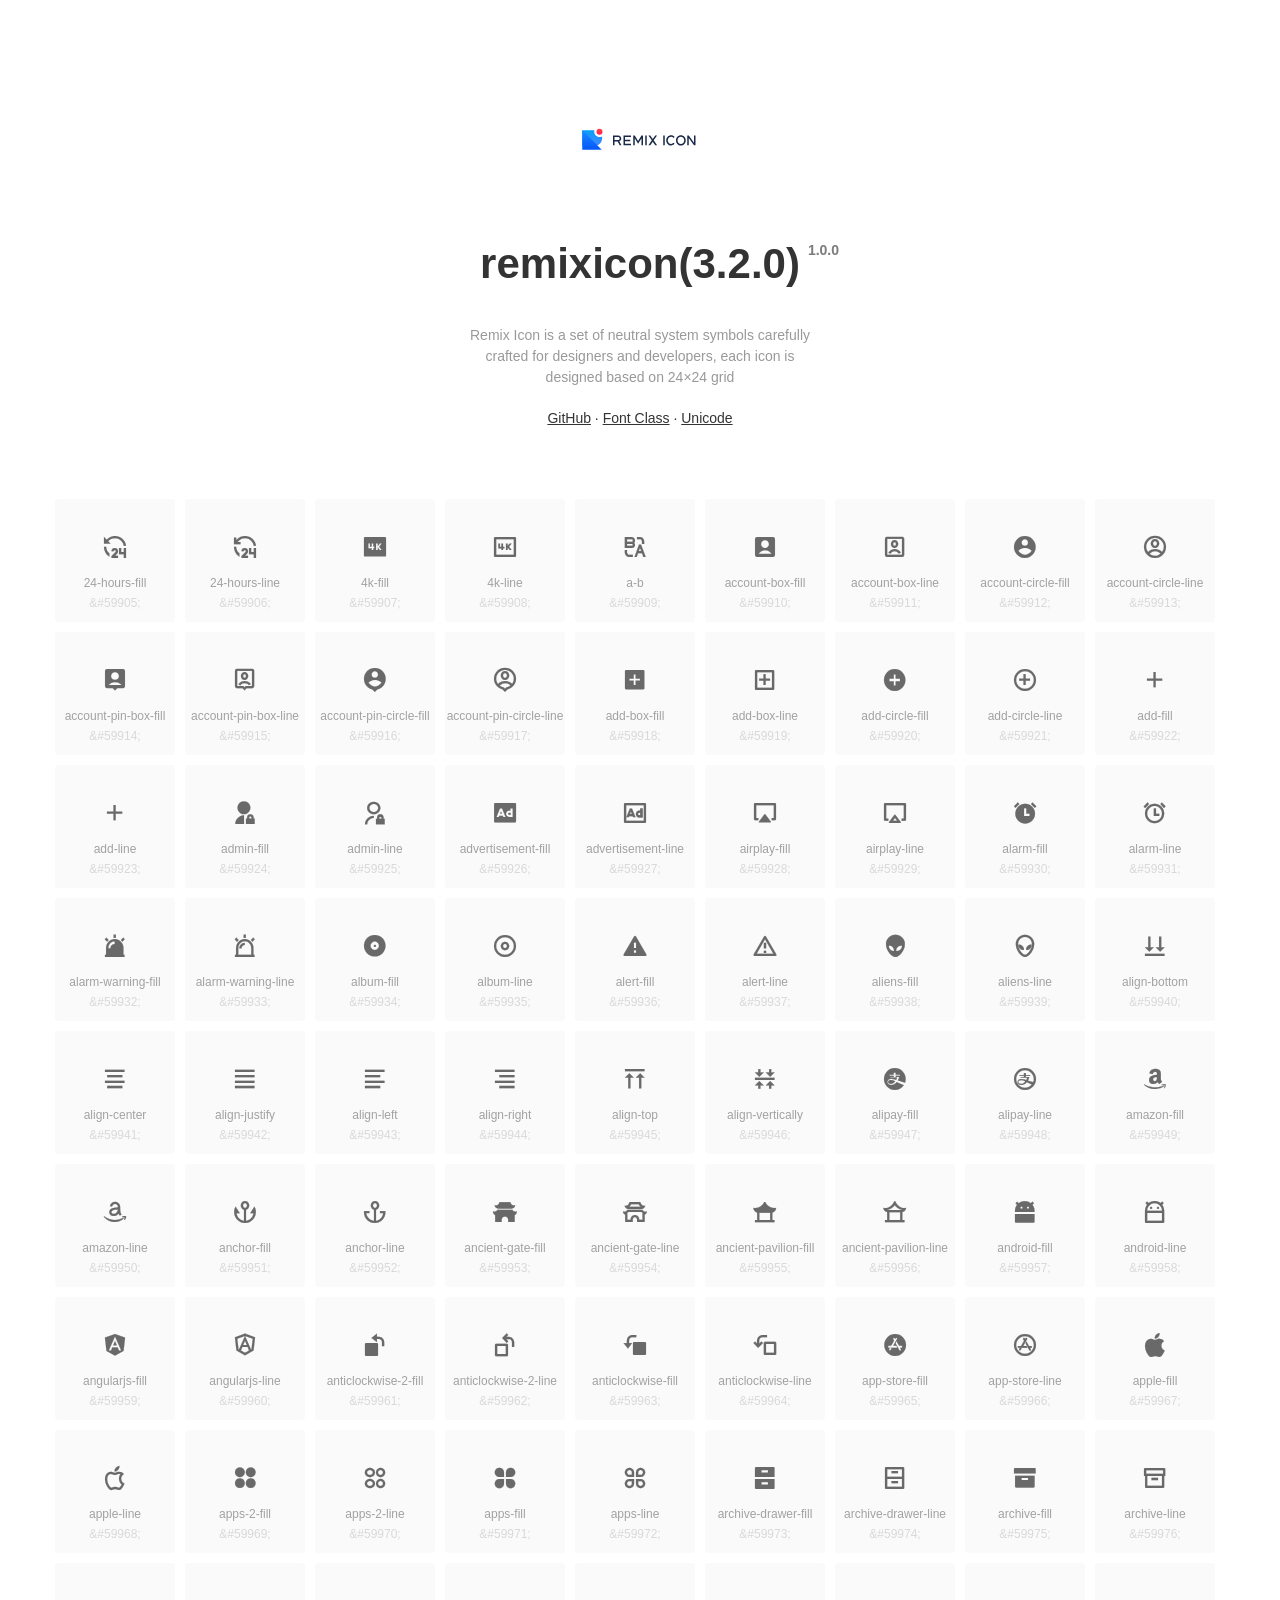
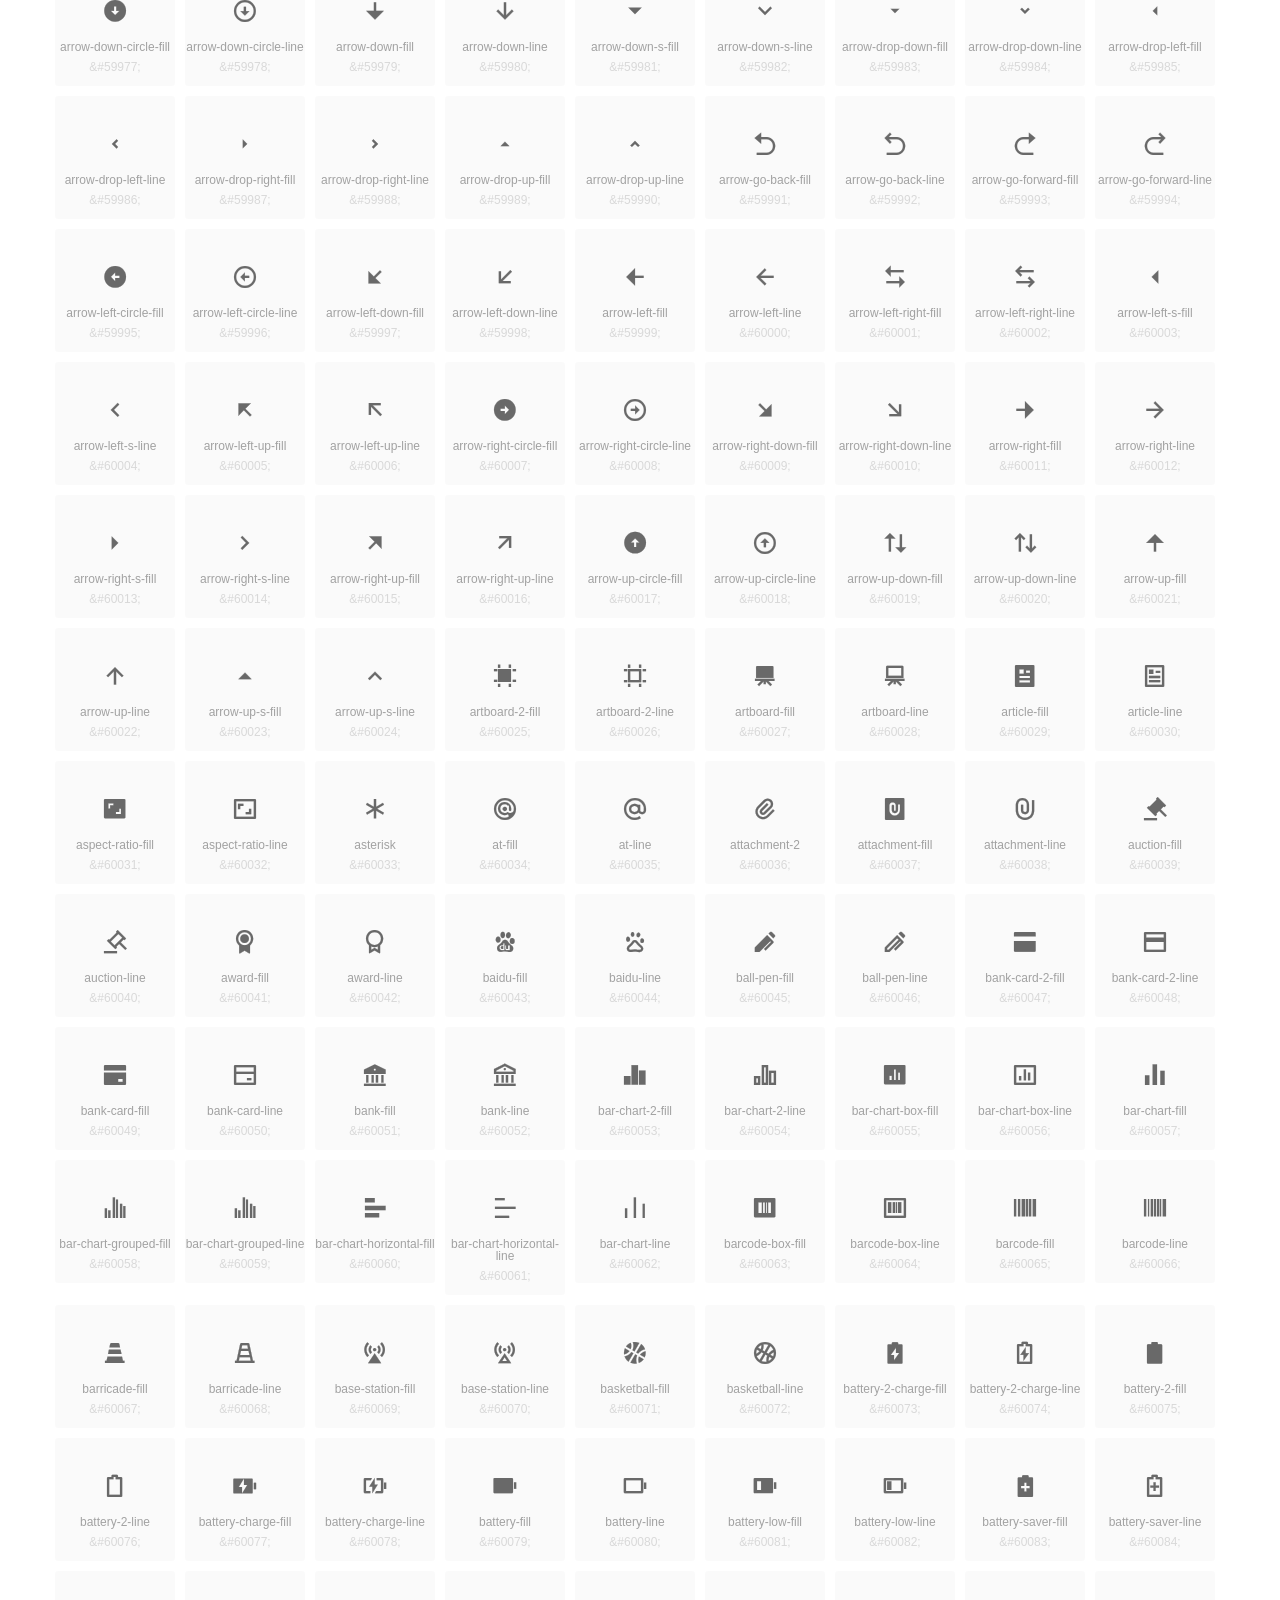
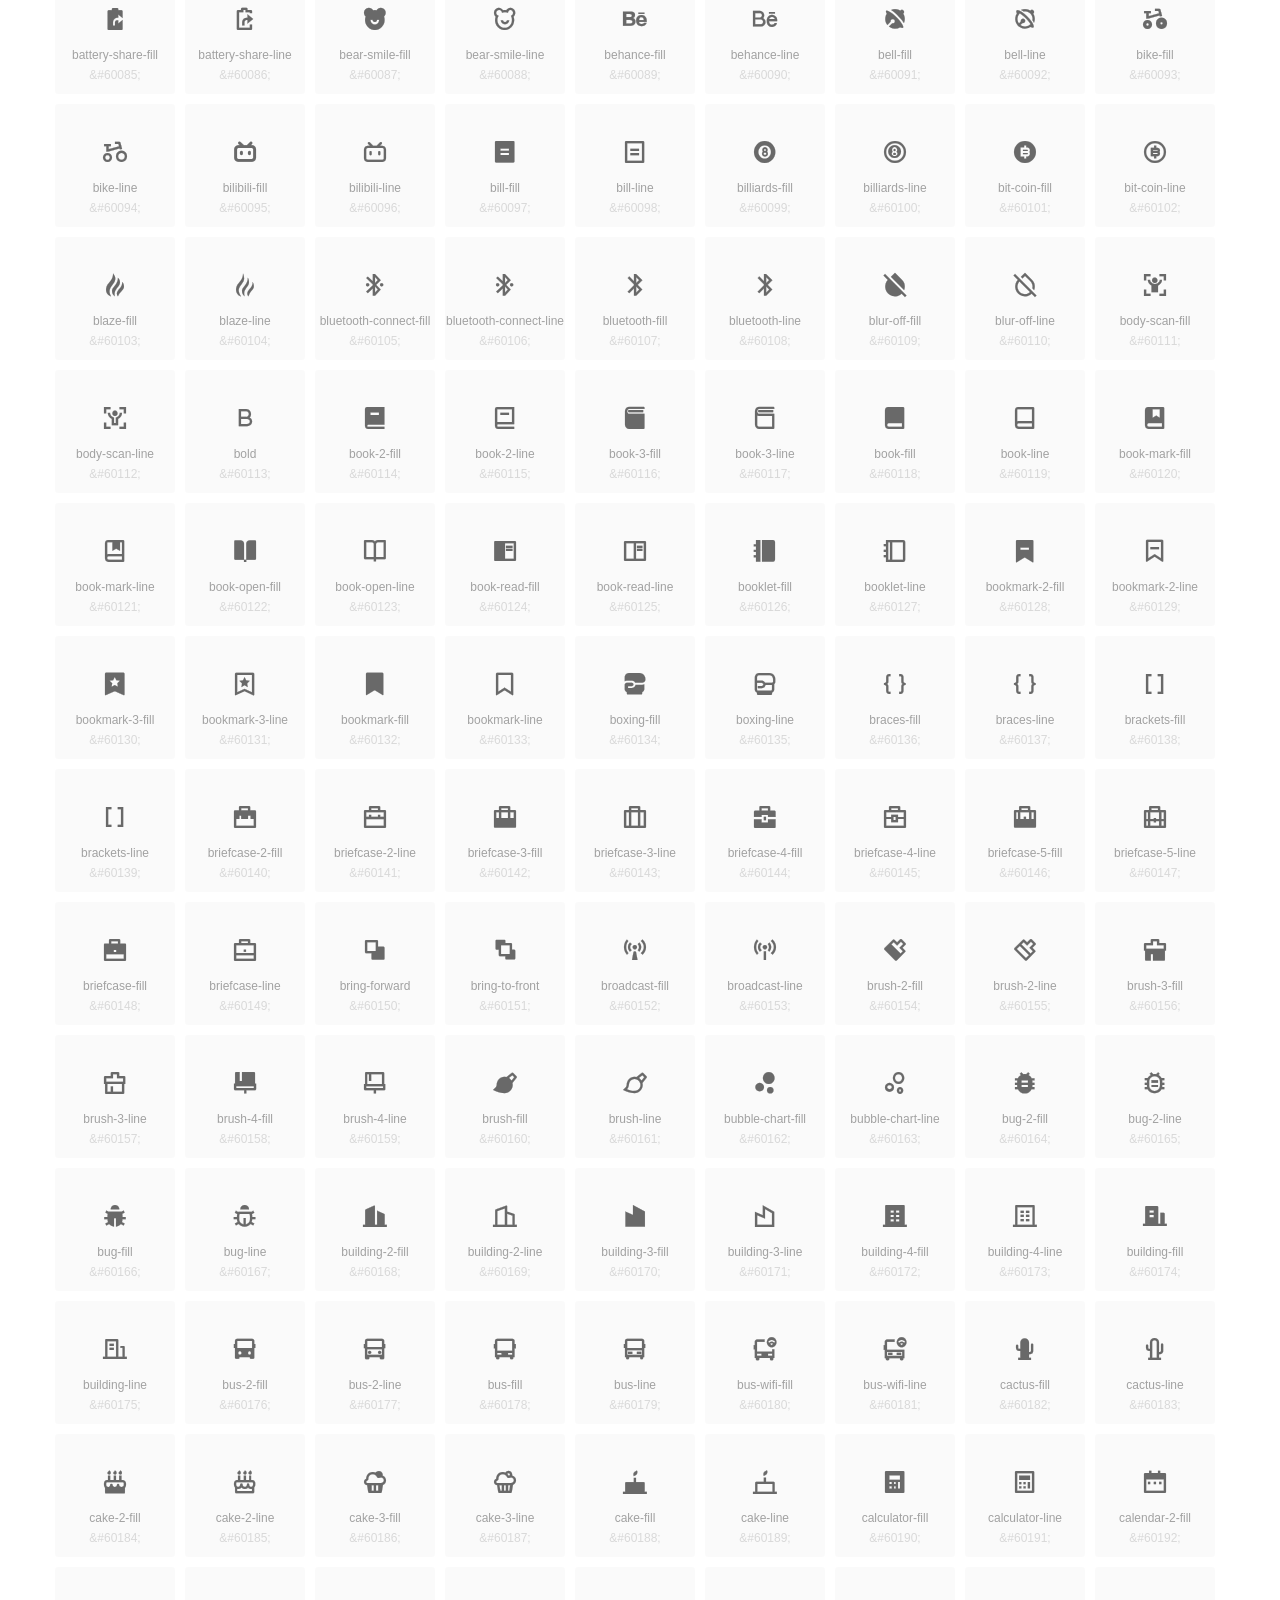
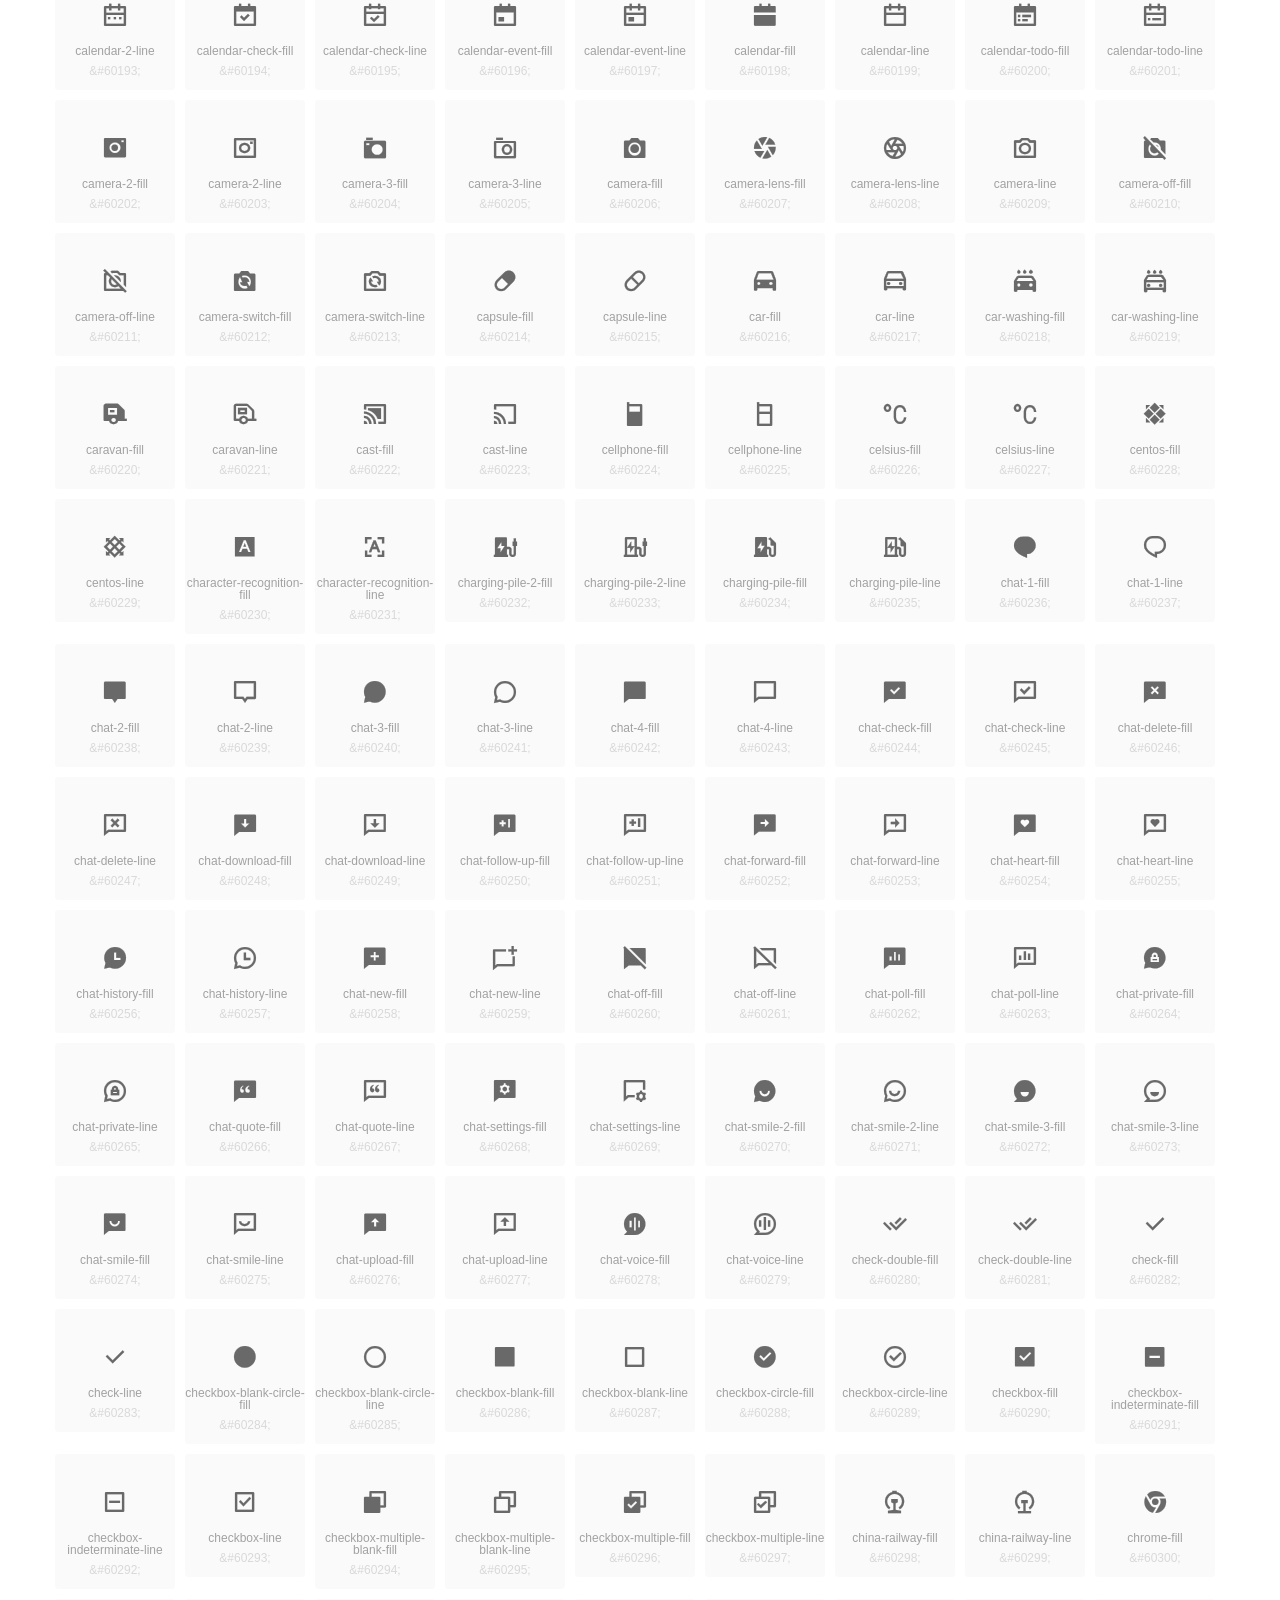
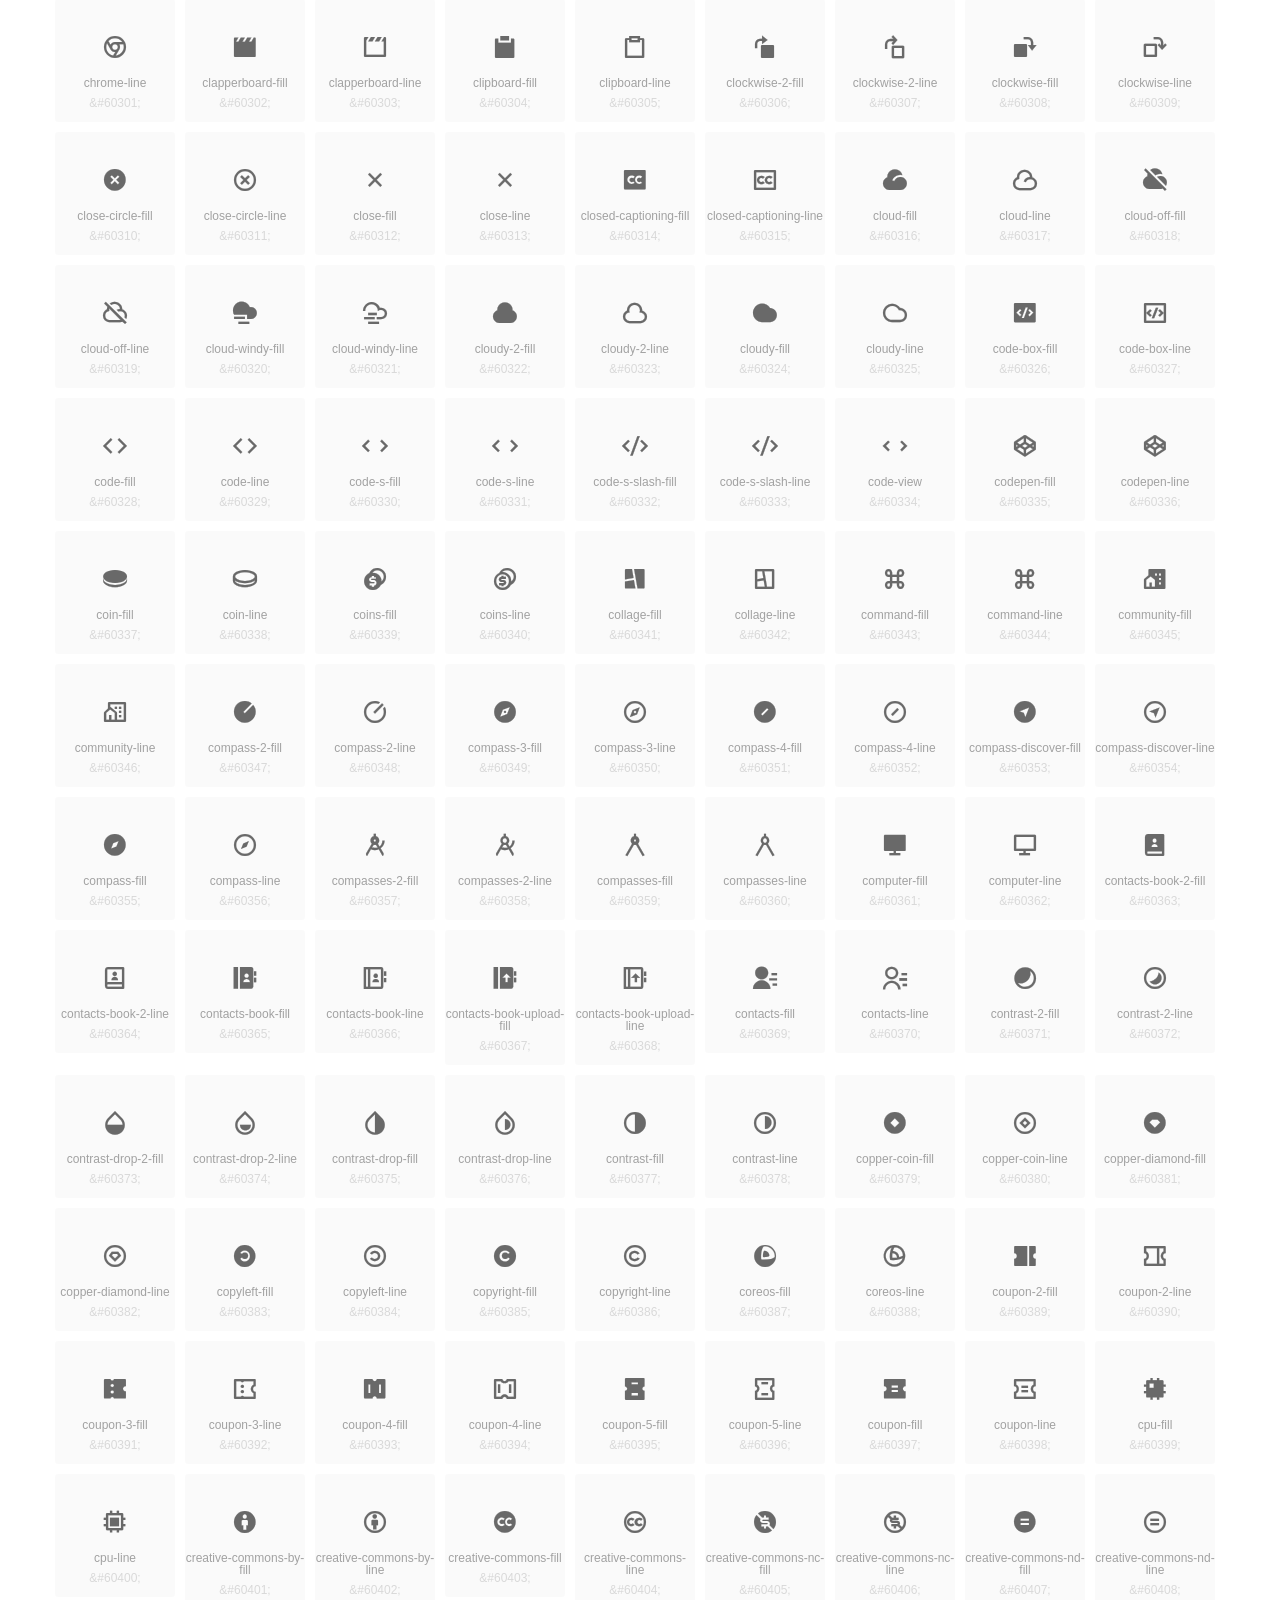
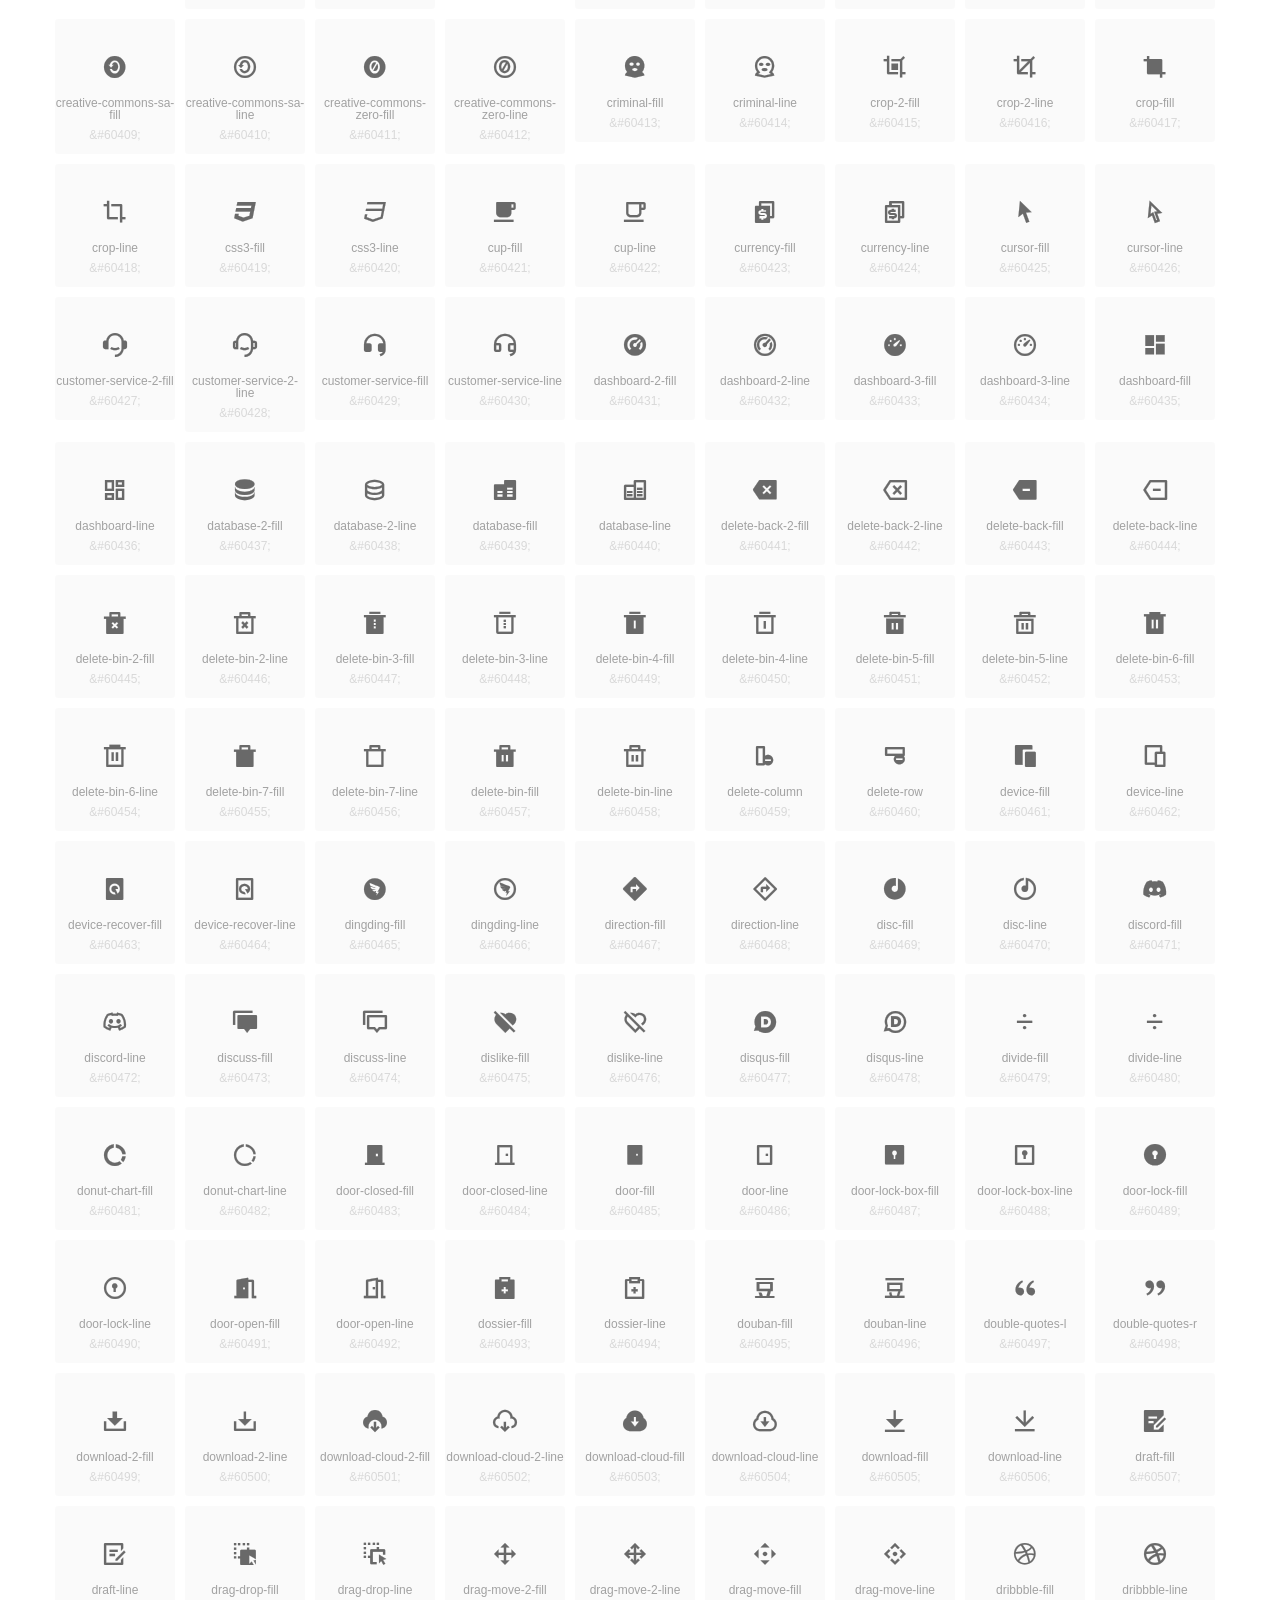
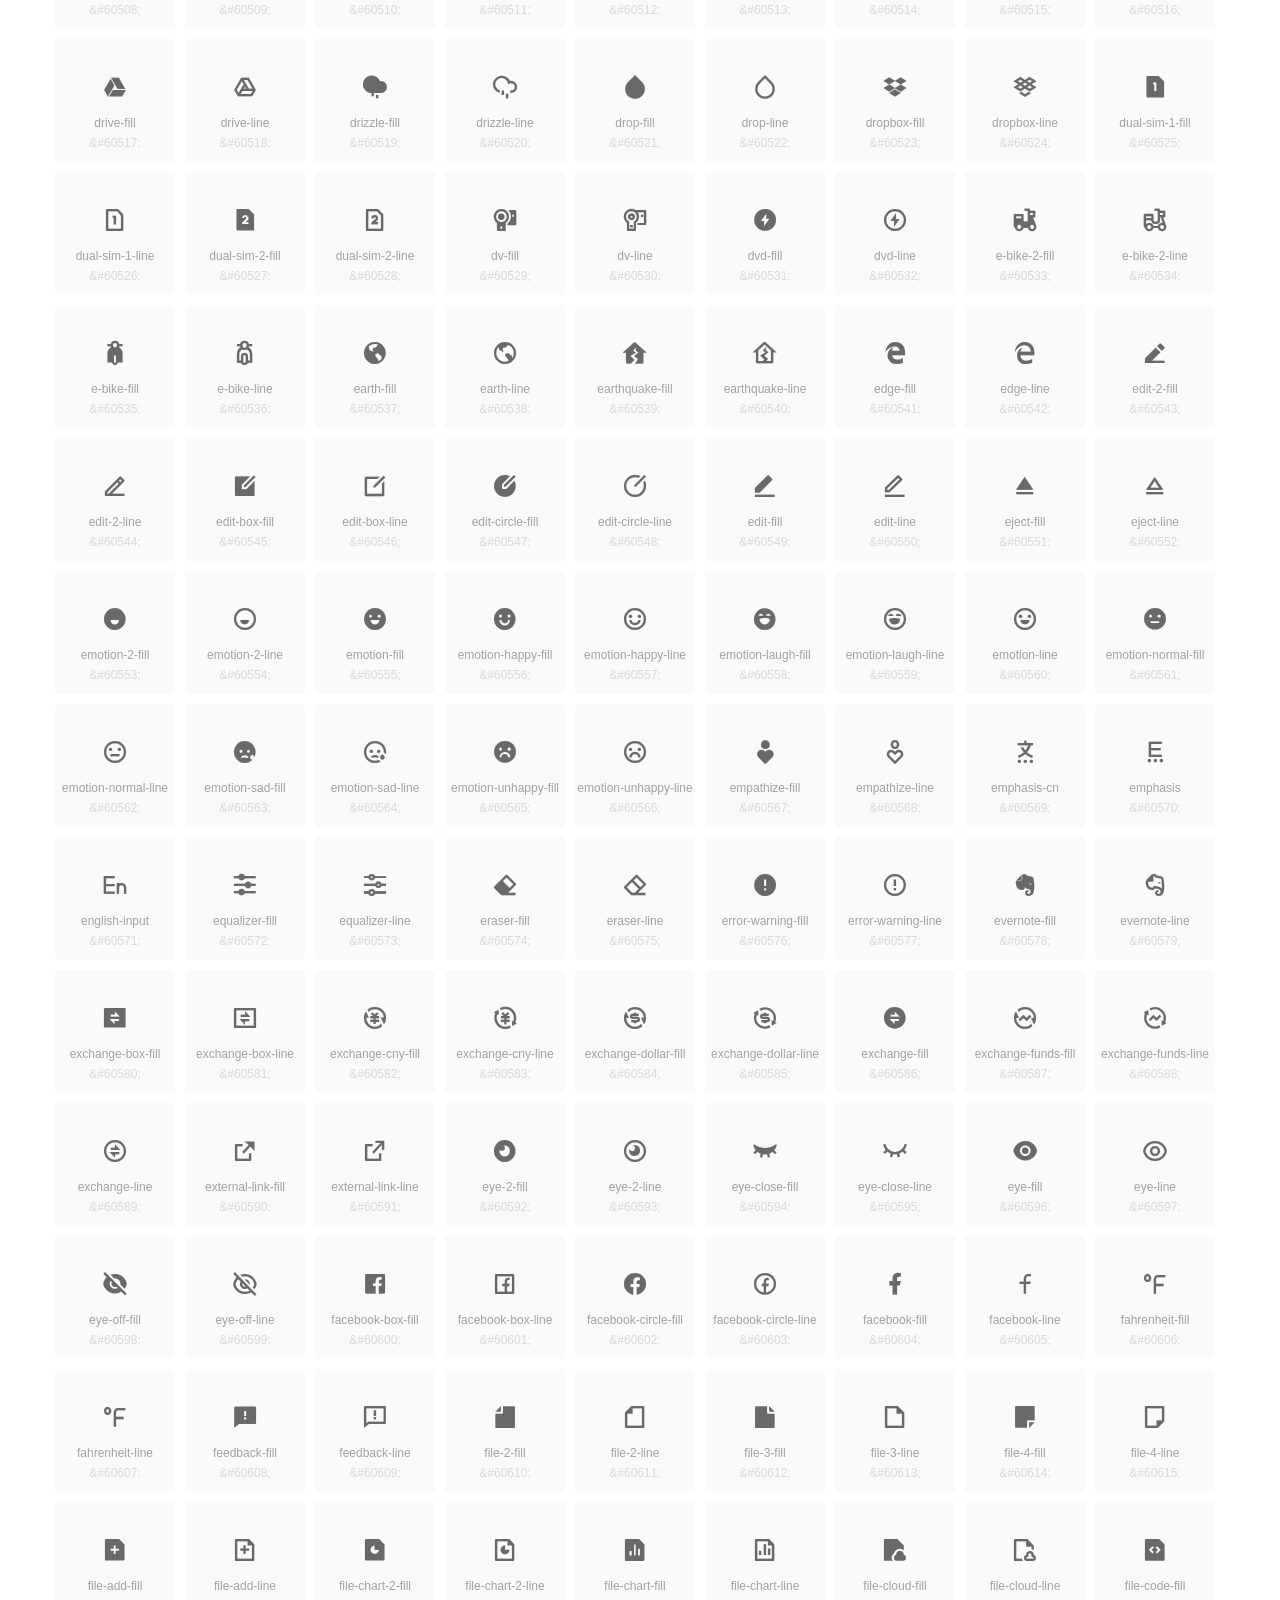
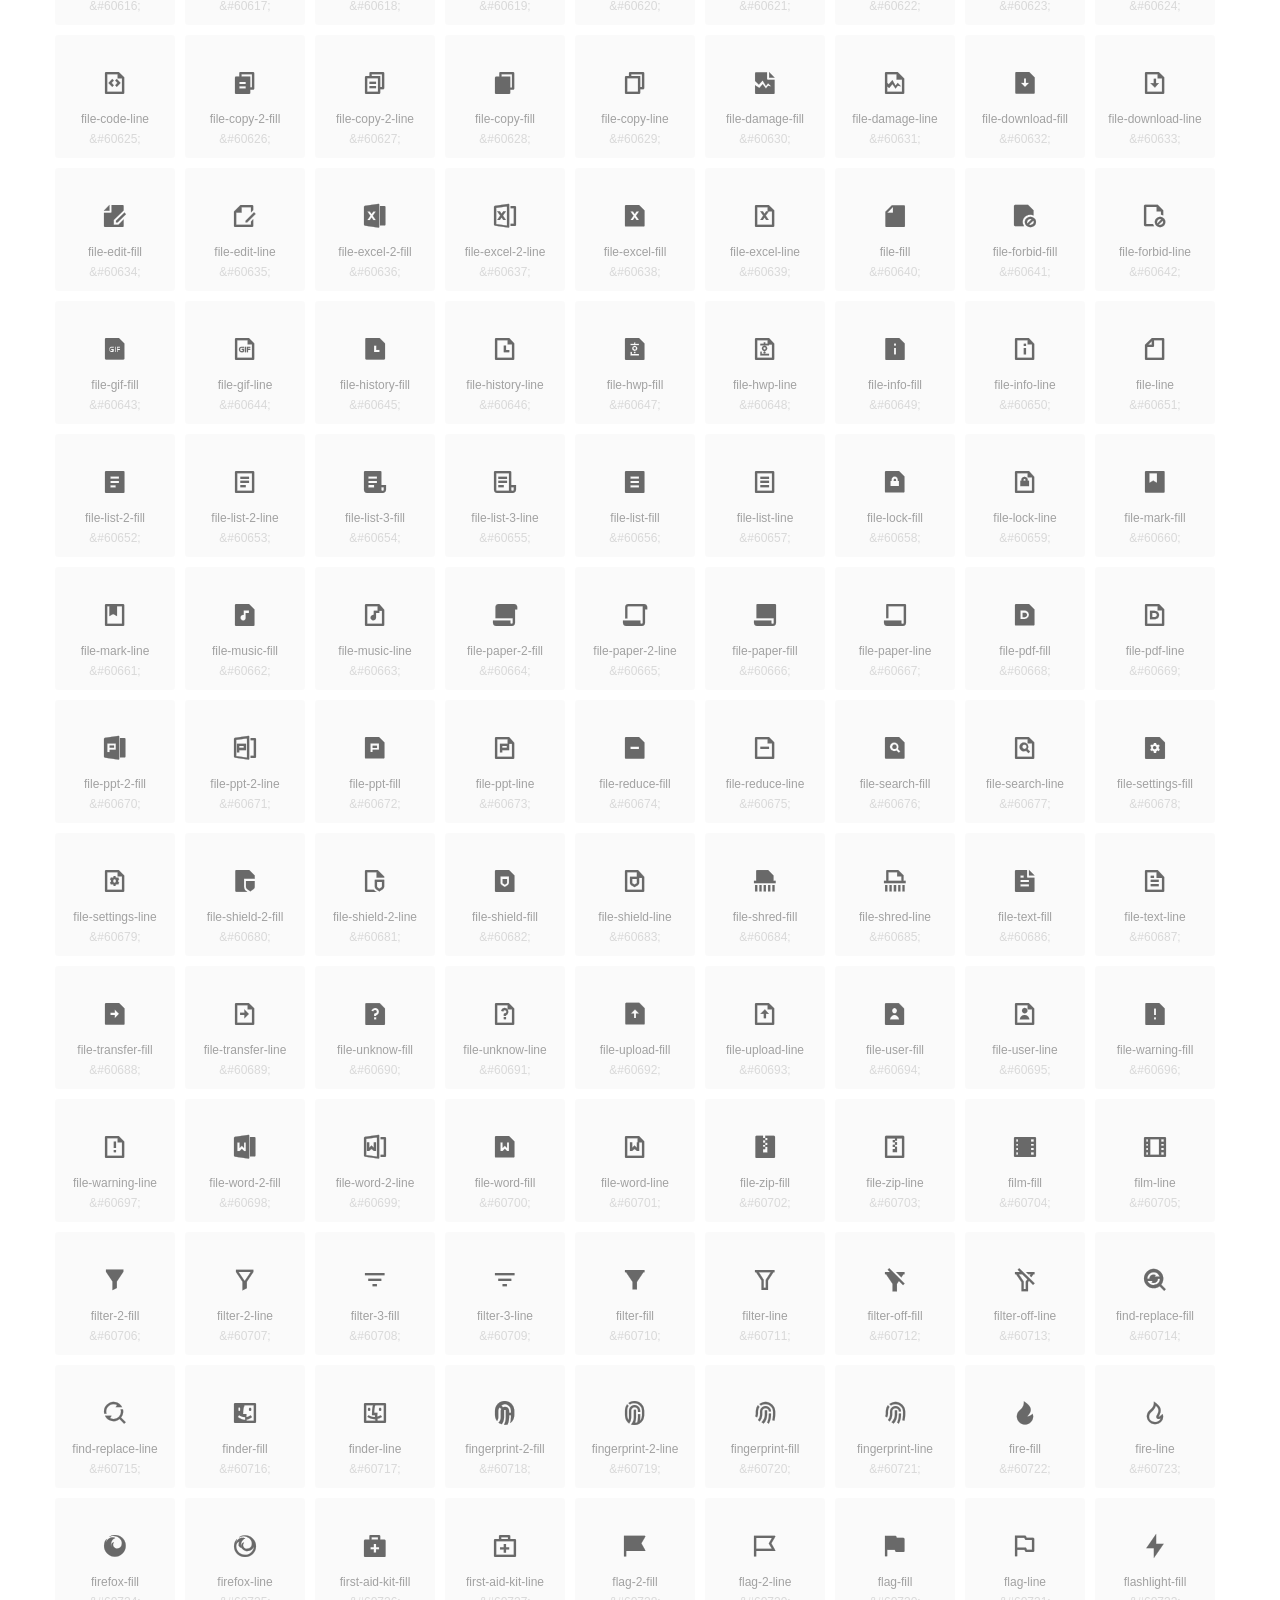
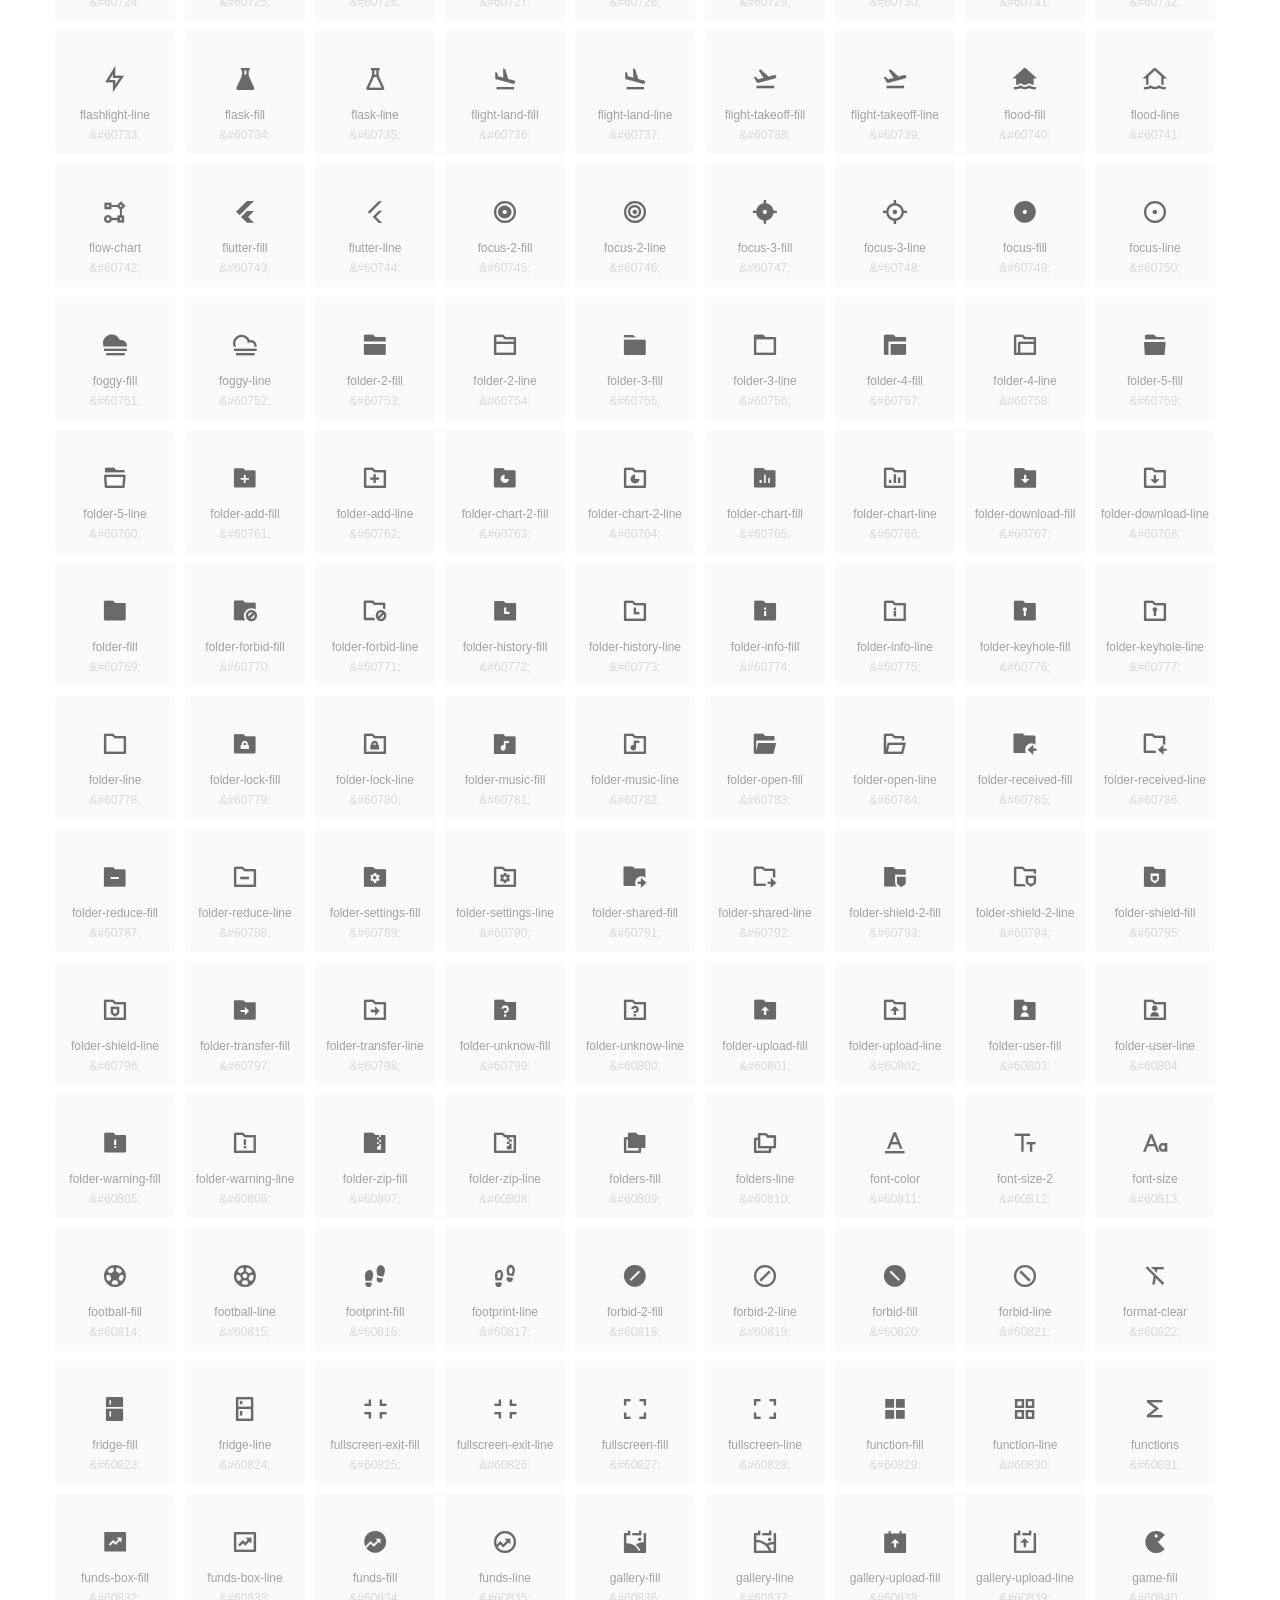
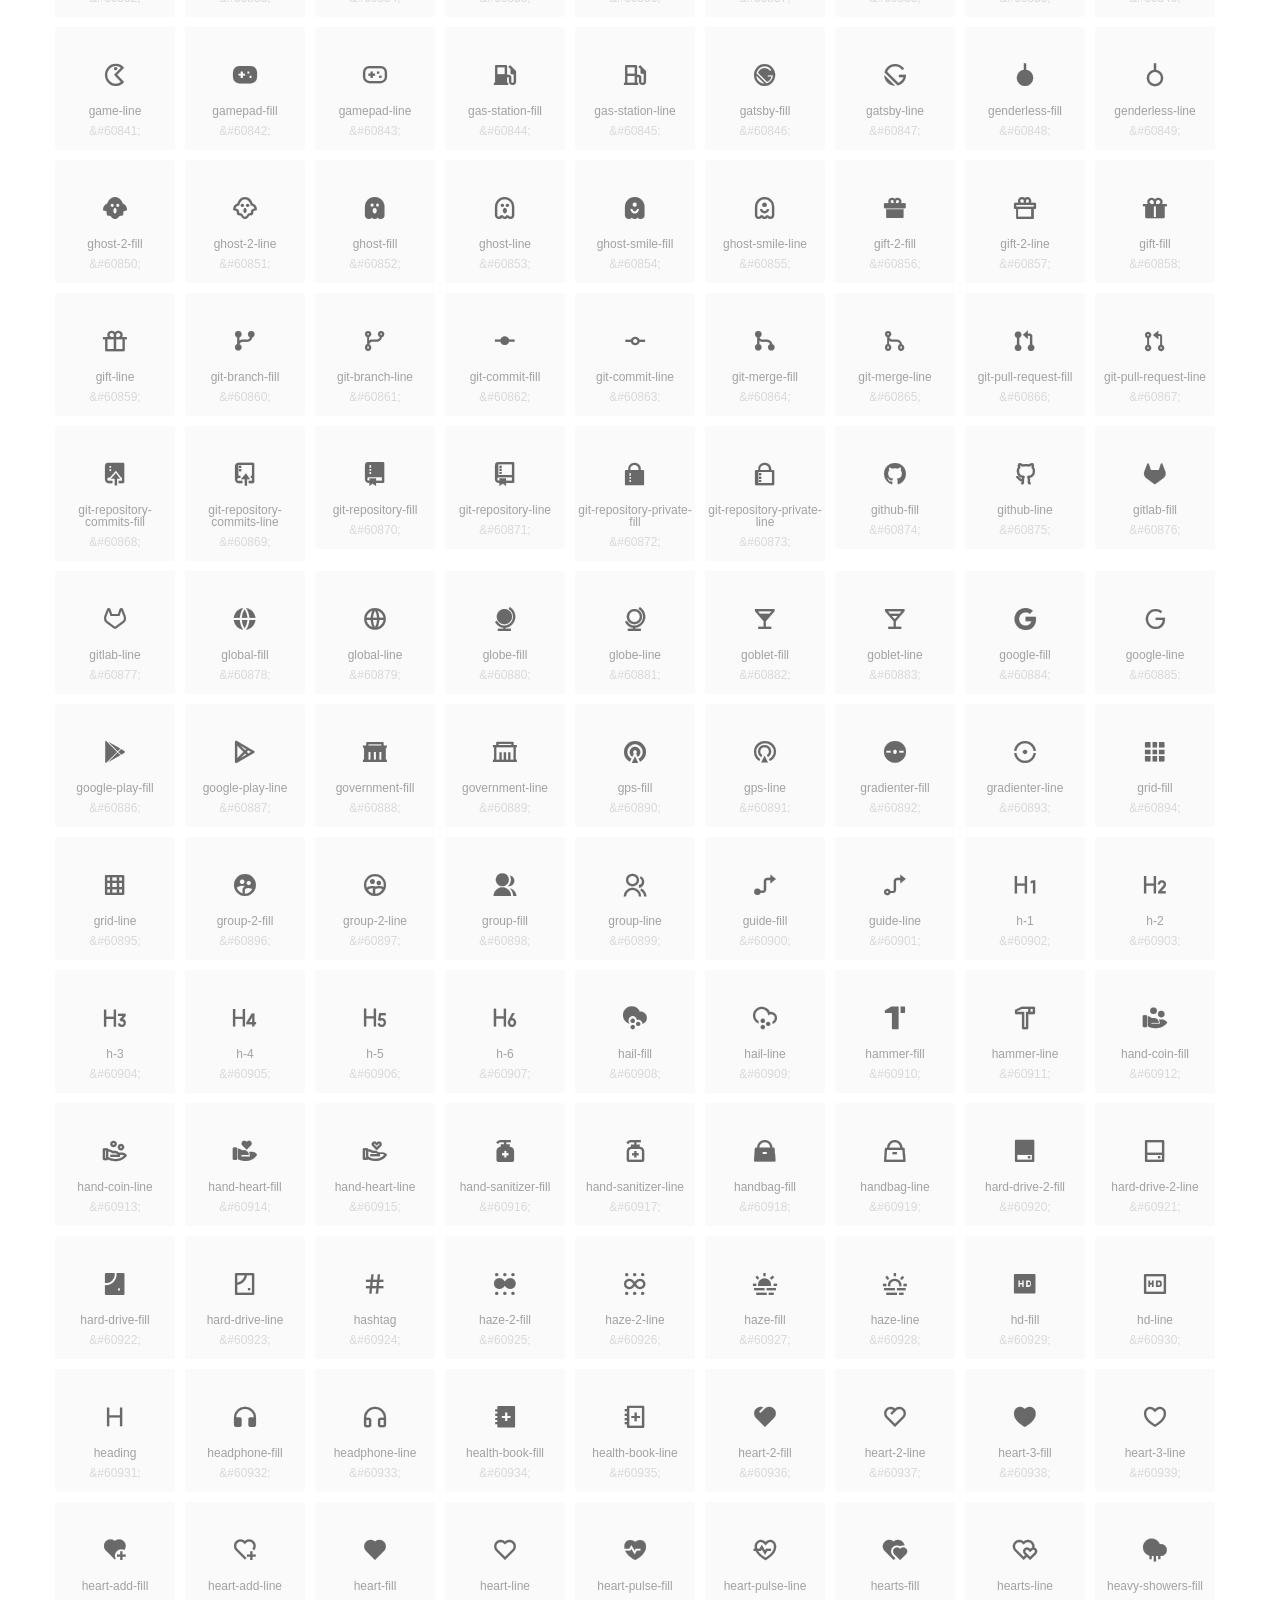
<file: portifolio/assets/fonts/unicode.html>
<!DOCTYPE html>
<html lang="en">
<head>
  <meta charset="UTF-8">
  <title>remixicon(3.2.0)</title>
  <meta name="viewport" content="width=device-width,minimum-scale=1.0,maximum-scale=1.0,user-scalable=no">
   
  <meta name="description" content="Remix Icon is a set of neutral system symbols carefully crafted for designers and developers, each icon is designed based on 24×24 grid">
   
  <meta name="keywords" content="remixicon,TTF,EOT,WOFF,WOFF2,SVG">
  
  
  
  <style>
    *{margin: 0;padding: 0;list-style: none;}
    body { color: #696969; font: 12px/1.5 tahoma, arial, \5b8b\4f53, sans-serif; }
    a { color: #333; text-decoration: underline; }
    a:hover { color: rgb(9, 73, 209); }
    .header { color: #333; text-align: center; padding: 80px 0 60px 0; min-height: 153px; font-size: 14px; }
    .header .logo svg { height: 120px; width: 120px; }
    .header h1 { font-size: 42px; padding: 26px 0 10px 0; }
    .header sup {font-size: 14px; margin: 8px 0 0 8px; position: absolute; color: #7b7b7b; }
    .info {
      color: #999;
      font-weight: normal;
      max-width: 346px;
      margin: 0 auto;
      padding: 20px 0;
      font-size: 14px;
    }

    .icons { max-width: 1190px; margin: 0 auto; }
    .icons ul { text-align: center; }
    .icons ul li {
      vertical-align: top;
      width: 120px;
      display: inline-block;
      text-align: center;
      background-color: rgba(0,0,0,.02);
      border-radius: 3px;
      padding: 29px 0 10px 0;
      margin-right: 10px;
      margin-top: 10px;
      transition: all 0.6s ease;
    }
    .icons ul li:hover { background-color: rgba(0,0,0,.06); }
    .icons ul li:hover span { color: #3c75e4; opacity: 1; }
    .icons ul li .unicode { color: #8c8c8c; opacity: 0.3; }
    .icons ul li h4 {
      font-weight: normal;
      padding: 10px 0 5px 0;
      display: block;
      color: #8c8c8c;
      font-size: 14px;
      line-height: 12px;
      opacity: 0.8;
    }
    .icons ul li:hover h4 { opacity: 1; }
    .icons ul li svg { width: 24px; height: 24px; }
    .icons ul li:hover { color: #3c75e4; }
    .footer { text-align: center; padding: 10px 0 90px 0; }
    .footer a { text-align: center; padding: 10px 0 90px 0; color: #696969;}
    .footer a:hover { color: #0949d1; }
    .links { text-align: center; padding: 50px 0 0 0; font-size: 14px; }
    
    
    .icons ul .unicode-icon span { display: block; }
    .icons ul .unicode-icon h4 { font-size: 12px; }
    @font-face {
      font-family: "remixicon";
      src: url("remixicon.eot");
      /* IE9*/
      src: url("remixicon.eot#iefix") format("embedded-opentype"),
      /* IE6-IE8 */
      url("remixicon.woff2?1681573354289") format("woff2"),
      url("remixicon.woff?1681573354289") format("woff"),
      /* chrome, firefox */
      url("remixicon.ttf?1681573354289") format("truetype"),
      /* chrome, firefox, opera, Safari, Android, iOS 4.2+*/
      url("remixicon.svg#remixicon?1681573354289") format("svg");
      /* iOS 4.1- */
    }
    .iconfont {
      font-family: "remixicon" !important;
      font-size: 26px;
      font-style: normal;
      -webkit-font-smoothing: antialiased;
      -webkit-text-stroke-width: 0.2px;
      -moz-osx-font-smoothing: grayscale;
    }
    
    
  </style>
  
</head>

<body>
  
  <div class="header">
    
    <div class="logo">
      <a href="./"><svg width="160" height="32" viewBox="0 0 160 32" fill="none" xmlns="http://www.w3.org/2000/svg">
<path d="M121.5 9.80005C123.33 9.80005 124.984 10.5797 126.165 11.8344L124.75 13.2496C123.929 12.3549 122.773 11.8 121.5 11.8C119.029 11.8 117 13.891 117 16.5C117 19.1091 119.029 21.2 121.5 21.2C122.773 21.2 123.929 20.6452 124.75 19.7505L126.165 21.1657C124.984 22.4204 123.33 23.2 121.5 23.2C117.91 23.2 115 20.2004 115 16.5C115 12.7997 117.91 9.80005 121.5 9.80005Z" fill="#1A2947"/>
<path d="M113 10V23H111V10H113Z" fill="#1A2947"/>
<path d="M154 23V9.99988H152L152 19.6019L144.997 9.99988L143 10.0039V23H145L145 13.3969L152 23H154Z" fill="#1A2947"/>
<path d="M68 10V12H60V15.5H67V17.5H60V21H68V23H58V10H68Z" fill="#1A2947"/>
<path d="M82 10L77.4999 17.201L73 10H71V23H73V13.775L77.4999 20.975L82 13.773V23H84V10H82Z" fill="#1A2947"/>
<path d="M89 10V23H87V10H89Z" fill="#1A2947"/>
<path d="M96.9999 14.7565L93.6689 9.99951H91.2279L95.7789 16.4995L91.2289 22.9995H93.6689L96.9999 18.2435L100.33 22.9995H102.772L98.2209 16.4995L102.773 9.99951H100.33L96.9999 14.7565Z" fill="#1A2947"/>
<path fill-rule="evenodd" clip-rule="evenodd" d="M141 16.5C141 12.7997 138.09 9.80005 134.5 9.80005C130.91 9.80005 128 12.7997 128 16.5C128 20.2004 130.91 23.2 134.5 23.2C138.09 23.2 141 20.2004 141 16.5ZM130 16.5C130 13.891 132.029 11.8 134.5 11.8C136.971 11.8 139 13.891 139 16.5C139 19.1091 136.971 21.2 134.5 21.2C132.029 21.2 130 19.1091 130 16.5Z" fill="#1A2947"/>
<path fill-rule="evenodd" clip-rule="evenodd" d="M51 10C53.2091 10 55 11.7909 55 14C55 15.7175 53.9176 17.1821 52.3977 17.749L55.1901 22.999H52.9251L50.267 18H46V23H44V10H51ZM46 11.999V15.999L51 16C52.1046 16 53 15.1046 53 14C53 12.8955 52.1 12 51 12L46 11.999Z" fill="#1A2947"/>
<path fill-rule="evenodd" clip-rule="evenodd" d="M19.2887 3.00389C19.1928 3.0013 19.0965 3 19 3H3V24H19C24.799 24 29.5 19.299 29.5 13.5C29.5 12.7108 29.4129 11.942 29.2479 11.2025C28.2772 11.7119 27.1722 12 26 12C22.134 12 19 8.86599 19 5C19 4.30645 19.1009 3.63646 19.2887 3.00389Z" fill="url(#paint0_linear_960_1054)"/>
<g filter="url(#filter0_b_960_1054)">
<path fill-rule="evenodd" clip-rule="evenodd" d="M3 3L29 29H3V3Z" fill="url(#paint1_linear_960_1054)"/>
</g>
<circle cx="26" cy="5" r="4" fill="url(#paint2_linear_960_1054)"/>
<defs>
<filter id="filter0_b_960_1054" x="-2.43656" y="-2.43656" width="36.8731" height="36.8731" filterUnits="userSpaceOnUse" color-interpolation-filters="sRGB">
<feFlood flood-opacity="0" result="BackgroundImageFix"/>
<feGaussianBlur in="BackgroundImage" stdDeviation="2.71828"/>
<feComposite in2="SourceAlpha" operator="in" result="effect1_backgroundBlur_960_1054"/>
<feBlend mode="normal" in="SourceGraphic" in2="effect1_backgroundBlur_960_1054" result="shape"/>
</filter>
<linearGradient id="paint0_linear_960_1054" x1="3" y1="3" x2="3" y2="24" gradientUnits="userSpaceOnUse">
<stop stop-color="#05A0FA"/>
<stop offset="1" stop-color="#4785FF"/>
</linearGradient>
<linearGradient id="paint1_linear_960_1054" x1="3" y1="3" x2="3" y2="29" gradientUnits="userSpaceOnUse">
<stop stop-color="#1A8CFF"/>
<stop offset="1" stop-color="#0557FA"/>
</linearGradient>
<linearGradient id="paint2_linear_960_1054" x1="22" y1="1" x2="22" y2="9" gradientUnits="userSpaceOnUse">
<stop stop-color="#FF463A"/>
<stop offset="1" stop-color="#FF1F5A"/>
</linearGradient>
</defs>
</svg>
</a>
    </div>
    
    <h1>remixicon(3.2.0)<sup>1.0.0</sup></h1>
    <div class="info">
      Remix Icon is a set of neutral system symbols carefully crafted for designers and developers, each icon is designed based on 24×24 grid
    </div>
    <p>
      
      <a href="https://github.com/Remix-Design/remixicon.git">GitHub</a> · 
      
      <a href="index.html">Font Class</a> · 
      
      <a href="unicode.html">Unicode</a>
      
    </p>
  </div>
  <div class="icons">
    <ul>
      <li class="unicode-icon"><span class="iconfont"></span><h4>24-hours-fill</h4><span class="unicode">&amp;#59905;</span></li><li class="unicode-icon"><span class="iconfont"></span><h4>24-hours-line</h4><span class="unicode">&amp;#59906;</span></li><li class="unicode-icon"><span class="iconfont"></span><h4>4k-fill</h4><span class="unicode">&amp;#59907;</span></li><li class="unicode-icon"><span class="iconfont"></span><h4>4k-line</h4><span class="unicode">&amp;#59908;</span></li><li class="unicode-icon"><span class="iconfont"></span><h4>a-b</h4><span class="unicode">&amp;#59909;</span></li><li class="unicode-icon"><span class="iconfont"></span><h4>account-box-fill</h4><span class="unicode">&amp;#59910;</span></li><li class="unicode-icon"><span class="iconfont"></span><h4>account-box-line</h4><span class="unicode">&amp;#59911;</span></li><li class="unicode-icon"><span class="iconfont"></span><h4>account-circle-fill</h4><span class="unicode">&amp;#59912;</span></li><li class="unicode-icon"><span class="iconfont"></span><h4>account-circle-line</h4><span class="unicode">&amp;#59913;</span></li><li class="unicode-icon"><span class="iconfont"></span><h4>account-pin-box-fill</h4><span class="unicode">&amp;#59914;</span></li><li class="unicode-icon"><span class="iconfont"></span><h4>account-pin-box-line</h4><span class="unicode">&amp;#59915;</span></li><li class="unicode-icon"><span class="iconfont"></span><h4>account-pin-circle-fill</h4><span class="unicode">&amp;#59916;</span></li><li class="unicode-icon"><span class="iconfont"></span><h4>account-pin-circle-line</h4><span class="unicode">&amp;#59917;</span></li><li class="unicode-icon"><span class="iconfont"></span><h4>add-box-fill</h4><span class="unicode">&amp;#59918;</span></li><li class="unicode-icon"><span class="iconfont"></span><h4>add-box-line</h4><span class="unicode">&amp;#59919;</span></li><li class="unicode-icon"><span class="iconfont"></span><h4>add-circle-fill</h4><span class="unicode">&amp;#59920;</span></li><li class="unicode-icon"><span class="iconfont"></span><h4>add-circle-line</h4><span class="unicode">&amp;#59921;</span></li><li class="unicode-icon"><span class="iconfont"></span><h4>add-fill</h4><span class="unicode">&amp;#59922;</span></li><li class="unicode-icon"><span class="iconfont"></span><h4>add-line</h4><span class="unicode">&amp;#59923;</span></li><li class="unicode-icon"><span class="iconfont"></span><h4>admin-fill</h4><span class="unicode">&amp;#59924;</span></li><li class="unicode-icon"><span class="iconfont"></span><h4>admin-line</h4><span class="unicode">&amp;#59925;</span></li><li class="unicode-icon"><span class="iconfont"></span><h4>advertisement-fill</h4><span class="unicode">&amp;#59926;</span></li><li class="unicode-icon"><span class="iconfont"></span><h4>advertisement-line</h4><span class="unicode">&amp;#59927;</span></li><li class="unicode-icon"><span class="iconfont"></span><h4>airplay-fill</h4><span class="unicode">&amp;#59928;</span></li><li class="unicode-icon"><span class="iconfont"></span><h4>airplay-line</h4><span class="unicode">&amp;#59929;</span></li><li class="unicode-icon"><span class="iconfont"></span><h4>alarm-fill</h4><span class="unicode">&amp;#59930;</span></li><li class="unicode-icon"><span class="iconfont"></span><h4>alarm-line</h4><span class="unicode">&amp;#59931;</span></li><li class="unicode-icon"><span class="iconfont"></span><h4>alarm-warning-fill</h4><span class="unicode">&amp;#59932;</span></li><li class="unicode-icon"><span class="iconfont"></span><h4>alarm-warning-line</h4><span class="unicode">&amp;#59933;</span></li><li class="unicode-icon"><span class="iconfont"></span><h4>album-fill</h4><span class="unicode">&amp;#59934;</span></li><li class="unicode-icon"><span class="iconfont"></span><h4>album-line</h4><span class="unicode">&amp;#59935;</span></li><li class="unicode-icon"><span class="iconfont"></span><h4>alert-fill</h4><span class="unicode">&amp;#59936;</span></li><li class="unicode-icon"><span class="iconfont"></span><h4>alert-line</h4><span class="unicode">&amp;#59937;</span></li><li class="unicode-icon"><span class="iconfont"></span><h4>aliens-fill</h4><span class="unicode">&amp;#59938;</span></li><li class="unicode-icon"><span class="iconfont"></span><h4>aliens-line</h4><span class="unicode">&amp;#59939;</span></li><li class="unicode-icon"><span class="iconfont"></span><h4>align-bottom</h4><span class="unicode">&amp;#59940;</span></li><li class="unicode-icon"><span class="iconfont"></span><h4>align-center</h4><span class="unicode">&amp;#59941;</span></li><li class="unicode-icon"><span class="iconfont"></span><h4>align-justify</h4><span class="unicode">&amp;#59942;</span></li><li class="unicode-icon"><span class="iconfont"></span><h4>align-left</h4><span class="unicode">&amp;#59943;</span></li><li class="unicode-icon"><span class="iconfont"></span><h4>align-right</h4><span class="unicode">&amp;#59944;</span></li><li class="unicode-icon"><span class="iconfont"></span><h4>align-top</h4><span class="unicode">&amp;#59945;</span></li><li class="unicode-icon"><span class="iconfont"></span><h4>align-vertically</h4><span class="unicode">&amp;#59946;</span></li><li class="unicode-icon"><span class="iconfont"></span><h4>alipay-fill</h4><span class="unicode">&amp;#59947;</span></li><li class="unicode-icon"><span class="iconfont"></span><h4>alipay-line</h4><span class="unicode">&amp;#59948;</span></li><li class="unicode-icon"><span class="iconfont"></span><h4>amazon-fill</h4><span class="unicode">&amp;#59949;</span></li><li class="unicode-icon"><span class="iconfont"></span><h4>amazon-line</h4><span class="unicode">&amp;#59950;</span></li><li class="unicode-icon"><span class="iconfont"></span><h4>anchor-fill</h4><span class="unicode">&amp;#59951;</span></li><li class="unicode-icon"><span class="iconfont"></span><h4>anchor-line</h4><span class="unicode">&amp;#59952;</span></li><li class="unicode-icon"><span class="iconfont"></span><h4>ancient-gate-fill</h4><span class="unicode">&amp;#59953;</span></li><li class="unicode-icon"><span class="iconfont"></span><h4>ancient-gate-line</h4><span class="unicode">&amp;#59954;</span></li><li class="unicode-icon"><span class="iconfont"></span><h4>ancient-pavilion-fill</h4><span class="unicode">&amp;#59955;</span></li><li class="unicode-icon"><span class="iconfont"></span><h4>ancient-pavilion-line</h4><span class="unicode">&amp;#59956;</span></li><li class="unicode-icon"><span class="iconfont"></span><h4>android-fill</h4><span class="unicode">&amp;#59957;</span></li><li class="unicode-icon"><span class="iconfont"></span><h4>android-line</h4><span class="unicode">&amp;#59958;</span></li><li class="unicode-icon"><span class="iconfont"></span><h4>angularjs-fill</h4><span class="unicode">&amp;#59959;</span></li><li class="unicode-icon"><span class="iconfont"></span><h4>angularjs-line</h4><span class="unicode">&amp;#59960;</span></li><li class="unicode-icon"><span class="iconfont"></span><h4>anticlockwise-2-fill</h4><span class="unicode">&amp;#59961;</span></li><li class="unicode-icon"><span class="iconfont"></span><h4>anticlockwise-2-line</h4><span class="unicode">&amp;#59962;</span></li><li class="unicode-icon"><span class="iconfont"></span><h4>anticlockwise-fill</h4><span class="unicode">&amp;#59963;</span></li><li class="unicode-icon"><span class="iconfont"></span><h4>anticlockwise-line</h4><span class="unicode">&amp;#59964;</span></li><li class="unicode-icon"><span class="iconfont"></span><h4>app-store-fill</h4><span class="unicode">&amp;#59965;</span></li><li class="unicode-icon"><span class="iconfont"></span><h4>app-store-line</h4><span class="unicode">&amp;#59966;</span></li><li class="unicode-icon"><span class="iconfont"></span><h4>apple-fill</h4><span class="unicode">&amp;#59967;</span></li><li class="unicode-icon"><span class="iconfont"></span><h4>apple-line</h4><span class="unicode">&amp;#59968;</span></li><li class="unicode-icon"><span class="iconfont"></span><h4>apps-2-fill</h4><span class="unicode">&amp;#59969;</span></li><li class="unicode-icon"><span class="iconfont"></span><h4>apps-2-line</h4><span class="unicode">&amp;#59970;</span></li><li class="unicode-icon"><span class="iconfont"></span><h4>apps-fill</h4><span class="unicode">&amp;#59971;</span></li><li class="unicode-icon"><span class="iconfont"></span><h4>apps-line</h4><span class="unicode">&amp;#59972;</span></li><li class="unicode-icon"><span class="iconfont"></span><h4>archive-drawer-fill</h4><span class="unicode">&amp;#59973;</span></li><li class="unicode-icon"><span class="iconfont"></span><h4>archive-drawer-line</h4><span class="unicode">&amp;#59974;</span></li><li class="unicode-icon"><span class="iconfont"></span><h4>archive-fill</h4><span class="unicode">&amp;#59975;</span></li><li class="unicode-icon"><span class="iconfont"></span><h4>archive-line</h4><span class="unicode">&amp;#59976;</span></li><li class="unicode-icon"><span class="iconfont"></span><h4>arrow-down-circle-fill</h4><span class="unicode">&amp;#59977;</span></li><li class="unicode-icon"><span class="iconfont"></span><h4>arrow-down-circle-line</h4><span class="unicode">&amp;#59978;</span></li><li class="unicode-icon"><span class="iconfont"></span><h4>arrow-down-fill</h4><span class="unicode">&amp;#59979;</span></li><li class="unicode-icon"><span class="iconfont"></span><h4>arrow-down-line</h4><span class="unicode">&amp;#59980;</span></li><li class="unicode-icon"><span class="iconfont"></span><h4>arrow-down-s-fill</h4><span class="unicode">&amp;#59981;</span></li><li class="unicode-icon"><span class="iconfont"></span><h4>arrow-down-s-line</h4><span class="unicode">&amp;#59982;</span></li><li class="unicode-icon"><span class="iconfont"></span><h4>arrow-drop-down-fill</h4><span class="unicode">&amp;#59983;</span></li><li class="unicode-icon"><span class="iconfont"></span><h4>arrow-drop-down-line</h4><span class="unicode">&amp;#59984;</span></li><li class="unicode-icon"><span class="iconfont"></span><h4>arrow-drop-left-fill</h4><span class="unicode">&amp;#59985;</span></li><li class="unicode-icon"><span class="iconfont"></span><h4>arrow-drop-left-line</h4><span class="unicode">&amp;#59986;</span></li><li class="unicode-icon"><span class="iconfont"></span><h4>arrow-drop-right-fill</h4><span class="unicode">&amp;#59987;</span></li><li class="unicode-icon"><span class="iconfont"></span><h4>arrow-drop-right-line</h4><span class="unicode">&amp;#59988;</span></li><li class="unicode-icon"><span class="iconfont"></span><h4>arrow-drop-up-fill</h4><span class="unicode">&amp;#59989;</span></li><li class="unicode-icon"><span class="iconfont"></span><h4>arrow-drop-up-line</h4><span class="unicode">&amp;#59990;</span></li><li class="unicode-icon"><span class="iconfont"></span><h4>arrow-go-back-fill</h4><span class="unicode">&amp;#59991;</span></li><li class="unicode-icon"><span class="iconfont"></span><h4>arrow-go-back-line</h4><span class="unicode">&amp;#59992;</span></li><li class="unicode-icon"><span class="iconfont"></span><h4>arrow-go-forward-fill</h4><span class="unicode">&amp;#59993;</span></li><li class="unicode-icon"><span class="iconfont"></span><h4>arrow-go-forward-line</h4><span class="unicode">&amp;#59994;</span></li><li class="unicode-icon"><span class="iconfont"></span><h4>arrow-left-circle-fill</h4><span class="unicode">&amp;#59995;</span></li><li class="unicode-icon"><span class="iconfont"></span><h4>arrow-left-circle-line</h4><span class="unicode">&amp;#59996;</span></li><li class="unicode-icon"><span class="iconfont"></span><h4>arrow-left-down-fill</h4><span class="unicode">&amp;#59997;</span></li><li class="unicode-icon"><span class="iconfont"></span><h4>arrow-left-down-line</h4><span class="unicode">&amp;#59998;</span></li><li class="unicode-icon"><span class="iconfont"></span><h4>arrow-left-fill</h4><span class="unicode">&amp;#59999;</span></li><li class="unicode-icon"><span class="iconfont"></span><h4>arrow-left-line</h4><span class="unicode">&amp;#60000;</span></li><li class="unicode-icon"><span class="iconfont"></span><h4>arrow-left-right-fill</h4><span class="unicode">&amp;#60001;</span></li><li class="unicode-icon"><span class="iconfont"></span><h4>arrow-left-right-line</h4><span class="unicode">&amp;#60002;</span></li><li class="unicode-icon"><span class="iconfont"></span><h4>arrow-left-s-fill</h4><span class="unicode">&amp;#60003;</span></li><li class="unicode-icon"><span class="iconfont"></span><h4>arrow-left-s-line</h4><span class="unicode">&amp;#60004;</span></li><li class="unicode-icon"><span class="iconfont"></span><h4>arrow-left-up-fill</h4><span class="unicode">&amp;#60005;</span></li><li class="unicode-icon"><span class="iconfont"></span><h4>arrow-left-up-line</h4><span class="unicode">&amp;#60006;</span></li><li class="unicode-icon"><span class="iconfont"></span><h4>arrow-right-circle-fill</h4><span class="unicode">&amp;#60007;</span></li><li class="unicode-icon"><span class="iconfont"></span><h4>arrow-right-circle-line</h4><span class="unicode">&amp;#60008;</span></li><li class="unicode-icon"><span class="iconfont"></span><h4>arrow-right-down-fill</h4><span class="unicode">&amp;#60009;</span></li><li class="unicode-icon"><span class="iconfont"></span><h4>arrow-right-down-line</h4><span class="unicode">&amp;#60010;</span></li><li class="unicode-icon"><span class="iconfont"></span><h4>arrow-right-fill</h4><span class="unicode">&amp;#60011;</span></li><li class="unicode-icon"><span class="iconfont"></span><h4>arrow-right-line</h4><span class="unicode">&amp;#60012;</span></li><li class="unicode-icon"><span class="iconfont"></span><h4>arrow-right-s-fill</h4><span class="unicode">&amp;#60013;</span></li><li class="unicode-icon"><span class="iconfont"></span><h4>arrow-right-s-line</h4><span class="unicode">&amp;#60014;</span></li><li class="unicode-icon"><span class="iconfont"></span><h4>arrow-right-up-fill</h4><span class="unicode">&amp;#60015;</span></li><li class="unicode-icon"><span class="iconfont"></span><h4>arrow-right-up-line</h4><span class="unicode">&amp;#60016;</span></li><li class="unicode-icon"><span class="iconfont"></span><h4>arrow-up-circle-fill</h4><span class="unicode">&amp;#60017;</span></li><li class="unicode-icon"><span class="iconfont"></span><h4>arrow-up-circle-line</h4><span class="unicode">&amp;#60018;</span></li><li class="unicode-icon"><span class="iconfont"></span><h4>arrow-up-down-fill</h4><span class="unicode">&amp;#60019;</span></li><li class="unicode-icon"><span class="iconfont"></span><h4>arrow-up-down-line</h4><span class="unicode">&amp;#60020;</span></li><li class="unicode-icon"><span class="iconfont"></span><h4>arrow-up-fill</h4><span class="unicode">&amp;#60021;</span></li><li class="unicode-icon"><span class="iconfont"></span><h4>arrow-up-line</h4><span class="unicode">&amp;#60022;</span></li><li class="unicode-icon"><span class="iconfont"></span><h4>arrow-up-s-fill</h4><span class="unicode">&amp;#60023;</span></li><li class="unicode-icon"><span class="iconfont"></span><h4>arrow-up-s-line</h4><span class="unicode">&amp;#60024;</span></li><li class="unicode-icon"><span class="iconfont"></span><h4>artboard-2-fill</h4><span class="unicode">&amp;#60025;</span></li><li class="unicode-icon"><span class="iconfont"></span><h4>artboard-2-line</h4><span class="unicode">&amp;#60026;</span></li><li class="unicode-icon"><span class="iconfont"></span><h4>artboard-fill</h4><span class="unicode">&amp;#60027;</span></li><li class="unicode-icon"><span class="iconfont"></span><h4>artboard-line</h4><span class="unicode">&amp;#60028;</span></li><li class="unicode-icon"><span class="iconfont"></span><h4>article-fill</h4><span class="unicode">&amp;#60029;</span></li><li class="unicode-icon"><span class="iconfont"></span><h4>article-line</h4><span class="unicode">&amp;#60030;</span></li><li class="unicode-icon"><span class="iconfont"></span><h4>aspect-ratio-fill</h4><span class="unicode">&amp;#60031;</span></li><li class="unicode-icon"><span class="iconfont"></span><h4>aspect-ratio-line</h4><span class="unicode">&amp;#60032;</span></li><li class="unicode-icon"><span class="iconfont"></span><h4>asterisk</h4><span class="unicode">&amp;#60033;</span></li><li class="unicode-icon"><span class="iconfont"></span><h4>at-fill</h4><span class="unicode">&amp;#60034;</span></li><li class="unicode-icon"><span class="iconfont"></span><h4>at-line</h4><span class="unicode">&amp;#60035;</span></li><li class="unicode-icon"><span class="iconfont"></span><h4>attachment-2</h4><span class="unicode">&amp;#60036;</span></li><li class="unicode-icon"><span class="iconfont"></span><h4>attachment-fill</h4><span class="unicode">&amp;#60037;</span></li><li class="unicode-icon"><span class="iconfont"></span><h4>attachment-line</h4><span class="unicode">&amp;#60038;</span></li><li class="unicode-icon"><span class="iconfont"></span><h4>auction-fill</h4><span class="unicode">&amp;#60039;</span></li><li class="unicode-icon"><span class="iconfont"></span><h4>auction-line</h4><span class="unicode">&amp;#60040;</span></li><li class="unicode-icon"><span class="iconfont"></span><h4>award-fill</h4><span class="unicode">&amp;#60041;</span></li><li class="unicode-icon"><span class="iconfont"></span><h4>award-line</h4><span class="unicode">&amp;#60042;</span></li><li class="unicode-icon"><span class="iconfont"></span><h4>baidu-fill</h4><span class="unicode">&amp;#60043;</span></li><li class="unicode-icon"><span class="iconfont"></span><h4>baidu-line</h4><span class="unicode">&amp;#60044;</span></li><li class="unicode-icon"><span class="iconfont"></span><h4>ball-pen-fill</h4><span class="unicode">&amp;#60045;</span></li><li class="unicode-icon"><span class="iconfont"></span><h4>ball-pen-line</h4><span class="unicode">&amp;#60046;</span></li><li class="unicode-icon"><span class="iconfont"></span><h4>bank-card-2-fill</h4><span class="unicode">&amp;#60047;</span></li><li class="unicode-icon"><span class="iconfont"></span><h4>bank-card-2-line</h4><span class="unicode">&amp;#60048;</span></li><li class="unicode-icon"><span class="iconfont"></span><h4>bank-card-fill</h4><span class="unicode">&amp;#60049;</span></li><li class="unicode-icon"><span class="iconfont"></span><h4>bank-card-line</h4><span class="unicode">&amp;#60050;</span></li><li class="unicode-icon"><span class="iconfont"></span><h4>bank-fill</h4><span class="unicode">&amp;#60051;</span></li><li class="unicode-icon"><span class="iconfont"></span><h4>bank-line</h4><span class="unicode">&amp;#60052;</span></li><li class="unicode-icon"><span class="iconfont"></span><h4>bar-chart-2-fill</h4><span class="unicode">&amp;#60053;</span></li><li class="unicode-icon"><span class="iconfont"></span><h4>bar-chart-2-line</h4><span class="unicode">&amp;#60054;</span></li><li class="unicode-icon"><span class="iconfont"></span><h4>bar-chart-box-fill</h4><span class="unicode">&amp;#60055;</span></li><li class="unicode-icon"><span class="iconfont"></span><h4>bar-chart-box-line</h4><span class="unicode">&amp;#60056;</span></li><li class="unicode-icon"><span class="iconfont"></span><h4>bar-chart-fill</h4><span class="unicode">&amp;#60057;</span></li><li class="unicode-icon"><span class="iconfont"></span><h4>bar-chart-grouped-fill</h4><span class="unicode">&amp;#60058;</span></li><li class="unicode-icon"><span class="iconfont"></span><h4>bar-chart-grouped-line</h4><span class="unicode">&amp;#60059;</span></li><li class="unicode-icon"><span class="iconfont"></span><h4>bar-chart-horizontal-fill</h4><span class="unicode">&amp;#60060;</span></li><li class="unicode-icon"><span class="iconfont"></span><h4>bar-chart-horizontal-line</h4><span class="unicode">&amp;#60061;</span></li><li class="unicode-icon"><span class="iconfont"></span><h4>bar-chart-line</h4><span class="unicode">&amp;#60062;</span></li><li class="unicode-icon"><span class="iconfont"></span><h4>barcode-box-fill</h4><span class="unicode">&amp;#60063;</span></li><li class="unicode-icon"><span class="iconfont"></span><h4>barcode-box-line</h4><span class="unicode">&amp;#60064;</span></li><li class="unicode-icon"><span class="iconfont"></span><h4>barcode-fill</h4><span class="unicode">&amp;#60065;</span></li><li class="unicode-icon"><span class="iconfont"></span><h4>barcode-line</h4><span class="unicode">&amp;#60066;</span></li><li class="unicode-icon"><span class="iconfont"></span><h4>barricade-fill</h4><span class="unicode">&amp;#60067;</span></li><li class="unicode-icon"><span class="iconfont"></span><h4>barricade-line</h4><span class="unicode">&amp;#60068;</span></li><li class="unicode-icon"><span class="iconfont"></span><h4>base-station-fill</h4><span class="unicode">&amp;#60069;</span></li><li class="unicode-icon"><span class="iconfont"></span><h4>base-station-line</h4><span class="unicode">&amp;#60070;</span></li><li class="unicode-icon"><span class="iconfont"></span><h4>basketball-fill</h4><span class="unicode">&amp;#60071;</span></li><li class="unicode-icon"><span class="iconfont"></span><h4>basketball-line</h4><span class="unicode">&amp;#60072;</span></li><li class="unicode-icon"><span class="iconfont"></span><h4>battery-2-charge-fill</h4><span class="unicode">&amp;#60073;</span></li><li class="unicode-icon"><span class="iconfont"></span><h4>battery-2-charge-line</h4><span class="unicode">&amp;#60074;</span></li><li class="unicode-icon"><span class="iconfont"></span><h4>battery-2-fill</h4><span class="unicode">&amp;#60075;</span></li><li class="unicode-icon"><span class="iconfont"></span><h4>battery-2-line</h4><span class="unicode">&amp;#60076;</span></li><li class="unicode-icon"><span class="iconfont"></span><h4>battery-charge-fill</h4><span class="unicode">&amp;#60077;</span></li><li class="unicode-icon"><span class="iconfont"></span><h4>battery-charge-line</h4><span class="unicode">&amp;#60078;</span></li><li class="unicode-icon"><span class="iconfont"></span><h4>battery-fill</h4><span class="unicode">&amp;#60079;</span></li><li class="unicode-icon"><span class="iconfont"></span><h4>battery-line</h4><span class="unicode">&amp;#60080;</span></li><li class="unicode-icon"><span class="iconfont"></span><h4>battery-low-fill</h4><span class="unicode">&amp;#60081;</span></li><li class="unicode-icon"><span class="iconfont"></span><h4>battery-low-line</h4><span class="unicode">&amp;#60082;</span></li><li class="unicode-icon"><span class="iconfont"></span><h4>battery-saver-fill</h4><span class="unicode">&amp;#60083;</span></li><li class="unicode-icon"><span class="iconfont"></span><h4>battery-saver-line</h4><span class="unicode">&amp;#60084;</span></li><li class="unicode-icon"><span class="iconfont"></span><h4>battery-share-fill</h4><span class="unicode">&amp;#60085;</span></li><li class="unicode-icon"><span class="iconfont"></span><h4>battery-share-line</h4><span class="unicode">&amp;#60086;</span></li><li class="unicode-icon"><span class="iconfont"></span><h4>bear-smile-fill</h4><span class="unicode">&amp;#60087;</span></li><li class="unicode-icon"><span class="iconfont"></span><h4>bear-smile-line</h4><span class="unicode">&amp;#60088;</span></li><li class="unicode-icon"><span class="iconfont"></span><h4>behance-fill</h4><span class="unicode">&amp;#60089;</span></li><li class="unicode-icon"><span class="iconfont"></span><h4>behance-line</h4><span class="unicode">&amp;#60090;</span></li><li class="unicode-icon"><span class="iconfont"></span><h4>bell-fill</h4><span class="unicode">&amp;#60091;</span></li><li class="unicode-icon"><span class="iconfont"></span><h4>bell-line</h4><span class="unicode">&amp;#60092;</span></li><li class="unicode-icon"><span class="iconfont"></span><h4>bike-fill</h4><span class="unicode">&amp;#60093;</span></li><li class="unicode-icon"><span class="iconfont"></span><h4>bike-line</h4><span class="unicode">&amp;#60094;</span></li><li class="unicode-icon"><span class="iconfont"></span><h4>bilibili-fill</h4><span class="unicode">&amp;#60095;</span></li><li class="unicode-icon"><span class="iconfont"></span><h4>bilibili-line</h4><span class="unicode">&amp;#60096;</span></li><li class="unicode-icon"><span class="iconfont"></span><h4>bill-fill</h4><span class="unicode">&amp;#60097;</span></li><li class="unicode-icon"><span class="iconfont"></span><h4>bill-line</h4><span class="unicode">&amp;#60098;</span></li><li class="unicode-icon"><span class="iconfont"></span><h4>billiards-fill</h4><span class="unicode">&amp;#60099;</span></li><li class="unicode-icon"><span class="iconfont"></span><h4>billiards-line</h4><span class="unicode">&amp;#60100;</span></li><li class="unicode-icon"><span class="iconfont"></span><h4>bit-coin-fill</h4><span class="unicode">&amp;#60101;</span></li><li class="unicode-icon"><span class="iconfont"></span><h4>bit-coin-line</h4><span class="unicode">&amp;#60102;</span></li><li class="unicode-icon"><span class="iconfont"></span><h4>blaze-fill</h4><span class="unicode">&amp;#60103;</span></li><li class="unicode-icon"><span class="iconfont"></span><h4>blaze-line</h4><span class="unicode">&amp;#60104;</span></li><li class="unicode-icon"><span class="iconfont"></span><h4>bluetooth-connect-fill</h4><span class="unicode">&amp;#60105;</span></li><li class="unicode-icon"><span class="iconfont"></span><h4>bluetooth-connect-line</h4><span class="unicode">&amp;#60106;</span></li><li class="unicode-icon"><span class="iconfont"></span><h4>bluetooth-fill</h4><span class="unicode">&amp;#60107;</span></li><li class="unicode-icon"><span class="iconfont"></span><h4>bluetooth-line</h4><span class="unicode">&amp;#60108;</span></li><li class="unicode-icon"><span class="iconfont"></span><h4>blur-off-fill</h4><span class="unicode">&amp;#60109;</span></li><li class="unicode-icon"><span class="iconfont"></span><h4>blur-off-line</h4><span class="unicode">&amp;#60110;</span></li><li class="unicode-icon"><span class="iconfont"></span><h4>body-scan-fill</h4><span class="unicode">&amp;#60111;</span></li><li class="unicode-icon"><span class="iconfont"></span><h4>body-scan-line</h4><span class="unicode">&amp;#60112;</span></li><li class="unicode-icon"><span class="iconfont"></span><h4>bold</h4><span class="unicode">&amp;#60113;</span></li><li class="unicode-icon"><span class="iconfont"></span><h4>book-2-fill</h4><span class="unicode">&amp;#60114;</span></li><li class="unicode-icon"><span class="iconfont"></span><h4>book-2-line</h4><span class="unicode">&amp;#60115;</span></li><li class="unicode-icon"><span class="iconfont"></span><h4>book-3-fill</h4><span class="unicode">&amp;#60116;</span></li><li class="unicode-icon"><span class="iconfont"></span><h4>book-3-line</h4><span class="unicode">&amp;#60117;</span></li><li class="unicode-icon"><span class="iconfont"></span><h4>book-fill</h4><span class="unicode">&amp;#60118;</span></li><li class="unicode-icon"><span class="iconfont"></span><h4>book-line</h4><span class="unicode">&amp;#60119;</span></li><li class="unicode-icon"><span class="iconfont"></span><h4>book-mark-fill</h4><span class="unicode">&amp;#60120;</span></li><li class="unicode-icon"><span class="iconfont"></span><h4>book-mark-line</h4><span class="unicode">&amp;#60121;</span></li><li class="unicode-icon"><span class="iconfont"></span><h4>book-open-fill</h4><span class="unicode">&amp;#60122;</span></li><li class="unicode-icon"><span class="iconfont"></span><h4>book-open-line</h4><span class="unicode">&amp;#60123;</span></li><li class="unicode-icon"><span class="iconfont"></span><h4>book-read-fill</h4><span class="unicode">&amp;#60124;</span></li><li class="unicode-icon"><span class="iconfont"></span><h4>book-read-line</h4><span class="unicode">&amp;#60125;</span></li><li class="unicode-icon"><span class="iconfont"></span><h4>booklet-fill</h4><span class="unicode">&amp;#60126;</span></li><li class="unicode-icon"><span class="iconfont"></span><h4>booklet-line</h4><span class="unicode">&amp;#60127;</span></li><li class="unicode-icon"><span class="iconfont"></span><h4>bookmark-2-fill</h4><span class="unicode">&amp;#60128;</span></li><li class="unicode-icon"><span class="iconfont"></span><h4>bookmark-2-line</h4><span class="unicode">&amp;#60129;</span></li><li class="unicode-icon"><span class="iconfont"></span><h4>bookmark-3-fill</h4><span class="unicode">&amp;#60130;</span></li><li class="unicode-icon"><span class="iconfont"></span><h4>bookmark-3-line</h4><span class="unicode">&amp;#60131;</span></li><li class="unicode-icon"><span class="iconfont"></span><h4>bookmark-fill</h4><span class="unicode">&amp;#60132;</span></li><li class="unicode-icon"><span class="iconfont"></span><h4>bookmark-line</h4><span class="unicode">&amp;#60133;</span></li><li class="unicode-icon"><span class="iconfont"></span><h4>boxing-fill</h4><span class="unicode">&amp;#60134;</span></li><li class="unicode-icon"><span class="iconfont"></span><h4>boxing-line</h4><span class="unicode">&amp;#60135;</span></li><li class="unicode-icon"><span class="iconfont"></span><h4>braces-fill</h4><span class="unicode">&amp;#60136;</span></li><li class="unicode-icon"><span class="iconfont"></span><h4>braces-line</h4><span class="unicode">&amp;#60137;</span></li><li class="unicode-icon"><span class="iconfont"></span><h4>brackets-fill</h4><span class="unicode">&amp;#60138;</span></li><li class="unicode-icon"><span class="iconfont"></span><h4>brackets-line</h4><span class="unicode">&amp;#60139;</span></li><li class="unicode-icon"><span class="iconfont"></span><h4>briefcase-2-fill</h4><span class="unicode">&amp;#60140;</span></li><li class="unicode-icon"><span class="iconfont"></span><h4>briefcase-2-line</h4><span class="unicode">&amp;#60141;</span></li><li class="unicode-icon"><span class="iconfont"></span><h4>briefcase-3-fill</h4><span class="unicode">&amp;#60142;</span></li><li class="unicode-icon"><span class="iconfont"></span><h4>briefcase-3-line</h4><span class="unicode">&amp;#60143;</span></li><li class="unicode-icon"><span class="iconfont"></span><h4>briefcase-4-fill</h4><span class="unicode">&amp;#60144;</span></li><li class="unicode-icon"><span class="iconfont"></span><h4>briefcase-4-line</h4><span class="unicode">&amp;#60145;</span></li><li class="unicode-icon"><span class="iconfont"></span><h4>briefcase-5-fill</h4><span class="unicode">&amp;#60146;</span></li><li class="unicode-icon"><span class="iconfont"></span><h4>briefcase-5-line</h4><span class="unicode">&amp;#60147;</span></li><li class="unicode-icon"><span class="iconfont"></span><h4>briefcase-fill</h4><span class="unicode">&amp;#60148;</span></li><li class="unicode-icon"><span class="iconfont"></span><h4>briefcase-line</h4><span class="unicode">&amp;#60149;</span></li><li class="unicode-icon"><span class="iconfont"></span><h4>bring-forward</h4><span class="unicode">&amp;#60150;</span></li><li class="unicode-icon"><span class="iconfont"></span><h4>bring-to-front</h4><span class="unicode">&amp;#60151;</span></li><li class="unicode-icon"><span class="iconfont"></span><h4>broadcast-fill</h4><span class="unicode">&amp;#60152;</span></li><li class="unicode-icon"><span class="iconfont"></span><h4>broadcast-line</h4><span class="unicode">&amp;#60153;</span></li><li class="unicode-icon"><span class="iconfont"></span><h4>brush-2-fill</h4><span class="unicode">&amp;#60154;</span></li><li class="unicode-icon"><span class="iconfont"></span><h4>brush-2-line</h4><span class="unicode">&amp;#60155;</span></li><li class="unicode-icon"><span class="iconfont"></span><h4>brush-3-fill</h4><span class="unicode">&amp;#60156;</span></li><li class="unicode-icon"><span class="iconfont"></span><h4>brush-3-line</h4><span class="unicode">&amp;#60157;</span></li><li class="unicode-icon"><span class="iconfont"></span><h4>brush-4-fill</h4><span class="unicode">&amp;#60158;</span></li><li class="unicode-icon"><span class="iconfont"></span><h4>brush-4-line</h4><span class="unicode">&amp;#60159;</span></li><li class="unicode-icon"><span class="iconfont"></span><h4>brush-fill</h4><span class="unicode">&amp;#60160;</span></li><li class="unicode-icon"><span class="iconfont"></span><h4>brush-line</h4><span class="unicode">&amp;#60161;</span></li><li class="unicode-icon"><span class="iconfont"></span><h4>bubble-chart-fill</h4><span class="unicode">&amp;#60162;</span></li><li class="unicode-icon"><span class="iconfont"></span><h4>bubble-chart-line</h4><span class="unicode">&amp;#60163;</span></li><li class="unicode-icon"><span class="iconfont"></span><h4>bug-2-fill</h4><span class="unicode">&amp;#60164;</span></li><li class="unicode-icon"><span class="iconfont"></span><h4>bug-2-line</h4><span class="unicode">&amp;#60165;</span></li><li class="unicode-icon"><span class="iconfont"></span><h4>bug-fill</h4><span class="unicode">&amp;#60166;</span></li><li class="unicode-icon"><span class="iconfont"></span><h4>bug-line</h4><span class="unicode">&amp;#60167;</span></li><li class="unicode-icon"><span class="iconfont"></span><h4>building-2-fill</h4><span class="unicode">&amp;#60168;</span></li><li class="unicode-icon"><span class="iconfont"></span><h4>building-2-line</h4><span class="unicode">&amp;#60169;</span></li><li class="unicode-icon"><span class="iconfont"></span><h4>building-3-fill</h4><span class="unicode">&amp;#60170;</span></li><li class="unicode-icon"><span class="iconfont"></span><h4>building-3-line</h4><span class="unicode">&amp;#60171;</span></li><li class="unicode-icon"><span class="iconfont"></span><h4>building-4-fill</h4><span class="unicode">&amp;#60172;</span></li><li class="unicode-icon"><span class="iconfont"></span><h4>building-4-line</h4><span class="unicode">&amp;#60173;</span></li><li class="unicode-icon"><span class="iconfont"></span><h4>building-fill</h4><span class="unicode">&amp;#60174;</span></li><li class="unicode-icon"><span class="iconfont"></span><h4>building-line</h4><span class="unicode">&amp;#60175;</span></li><li class="unicode-icon"><span class="iconfont"></span><h4>bus-2-fill</h4><span class="unicode">&amp;#60176;</span></li><li class="unicode-icon"><span class="iconfont"></span><h4>bus-2-line</h4><span class="unicode">&amp;#60177;</span></li><li class="unicode-icon"><span class="iconfont"></span><h4>bus-fill</h4><span class="unicode">&amp;#60178;</span></li><li class="unicode-icon"><span class="iconfont"></span><h4>bus-line</h4><span class="unicode">&amp;#60179;</span></li><li class="unicode-icon"><span class="iconfont"></span><h4>bus-wifi-fill</h4><span class="unicode">&amp;#60180;</span></li><li class="unicode-icon"><span class="iconfont"></span><h4>bus-wifi-line</h4><span class="unicode">&amp;#60181;</span></li><li class="unicode-icon"><span class="iconfont"></span><h4>cactus-fill</h4><span class="unicode">&amp;#60182;</span></li><li class="unicode-icon"><span class="iconfont"></span><h4>cactus-line</h4><span class="unicode">&amp;#60183;</span></li><li class="unicode-icon"><span class="iconfont"></span><h4>cake-2-fill</h4><span class="unicode">&amp;#60184;</span></li><li class="unicode-icon"><span class="iconfont"></span><h4>cake-2-line</h4><span class="unicode">&amp;#60185;</span></li><li class="unicode-icon"><span class="iconfont"></span><h4>cake-3-fill</h4><span class="unicode">&amp;#60186;</span></li><li class="unicode-icon"><span class="iconfont"></span><h4>cake-3-line</h4><span class="unicode">&amp;#60187;</span></li><li class="unicode-icon"><span class="iconfont"></span><h4>cake-fill</h4><span class="unicode">&amp;#60188;</span></li><li class="unicode-icon"><span class="iconfont"></span><h4>cake-line</h4><span class="unicode">&amp;#60189;</span></li><li class="unicode-icon"><span class="iconfont"></span><h4>calculator-fill</h4><span class="unicode">&amp;#60190;</span></li><li class="unicode-icon"><span class="iconfont"></span><h4>calculator-line</h4><span class="unicode">&amp;#60191;</span></li><li class="unicode-icon"><span class="iconfont"></span><h4>calendar-2-fill</h4><span class="unicode">&amp;#60192;</span></li><li class="unicode-icon"><span class="iconfont"></span><h4>calendar-2-line</h4><span class="unicode">&amp;#60193;</span></li><li class="unicode-icon"><span class="iconfont"></span><h4>calendar-check-fill</h4><span class="unicode">&amp;#60194;</span></li><li class="unicode-icon"><span class="iconfont"></span><h4>calendar-check-line</h4><span class="unicode">&amp;#60195;</span></li><li class="unicode-icon"><span class="iconfont"></span><h4>calendar-event-fill</h4><span class="unicode">&amp;#60196;</span></li><li class="unicode-icon"><span class="iconfont"></span><h4>calendar-event-line</h4><span class="unicode">&amp;#60197;</span></li><li class="unicode-icon"><span class="iconfont"></span><h4>calendar-fill</h4><span class="unicode">&amp;#60198;</span></li><li class="unicode-icon"><span class="iconfont"></span><h4>calendar-line</h4><span class="unicode">&amp;#60199;</span></li><li class="unicode-icon"><span class="iconfont"></span><h4>calendar-todo-fill</h4><span class="unicode">&amp;#60200;</span></li><li class="unicode-icon"><span class="iconfont"></span><h4>calendar-todo-line</h4><span class="unicode">&amp;#60201;</span></li><li class="unicode-icon"><span class="iconfont"></span><h4>camera-2-fill</h4><span class="unicode">&amp;#60202;</span></li><li class="unicode-icon"><span class="iconfont"></span><h4>camera-2-line</h4><span class="unicode">&amp;#60203;</span></li><li class="unicode-icon"><span class="iconfont"></span><h4>camera-3-fill</h4><span class="unicode">&amp;#60204;</span></li><li class="unicode-icon"><span class="iconfont"></span><h4>camera-3-line</h4><span class="unicode">&amp;#60205;</span></li><li class="unicode-icon"><span class="iconfont"></span><h4>camera-fill</h4><span class="unicode">&amp;#60206;</span></li><li class="unicode-icon"><span class="iconfont"></span><h4>camera-lens-fill</h4><span class="unicode">&amp;#60207;</span></li><li class="unicode-icon"><span class="iconfont"></span><h4>camera-lens-line</h4><span class="unicode">&amp;#60208;</span></li><li class="unicode-icon"><span class="iconfont"></span><h4>camera-line</h4><span class="unicode">&amp;#60209;</span></li><li class="unicode-icon"><span class="iconfont"></span><h4>camera-off-fill</h4><span class="unicode">&amp;#60210;</span></li><li class="unicode-icon"><span class="iconfont"></span><h4>camera-off-line</h4><span class="unicode">&amp;#60211;</span></li><li class="unicode-icon"><span class="iconfont"></span><h4>camera-switch-fill</h4><span class="unicode">&amp;#60212;</span></li><li class="unicode-icon"><span class="iconfont"></span><h4>camera-switch-line</h4><span class="unicode">&amp;#60213;</span></li><li class="unicode-icon"><span class="iconfont"></span><h4>capsule-fill</h4><span class="unicode">&amp;#60214;</span></li><li class="unicode-icon"><span class="iconfont"></span><h4>capsule-line</h4><span class="unicode">&amp;#60215;</span></li><li class="unicode-icon"><span class="iconfont"></span><h4>car-fill</h4><span class="unicode">&amp;#60216;</span></li><li class="unicode-icon"><span class="iconfont"></span><h4>car-line</h4><span class="unicode">&amp;#60217;</span></li><li class="unicode-icon"><span class="iconfont"></span><h4>car-washing-fill</h4><span class="unicode">&amp;#60218;</span></li><li class="unicode-icon"><span class="iconfont"></span><h4>car-washing-line</h4><span class="unicode">&amp;#60219;</span></li><li class="unicode-icon"><span class="iconfont"></span><h4>caravan-fill</h4><span class="unicode">&amp;#60220;</span></li><li class="unicode-icon"><span class="iconfont"></span><h4>caravan-line</h4><span class="unicode">&amp;#60221;</span></li><li class="unicode-icon"><span class="iconfont"></span><h4>cast-fill</h4><span class="unicode">&amp;#60222;</span></li><li class="unicode-icon"><span class="iconfont"></span><h4>cast-line</h4><span class="unicode">&amp;#60223;</span></li><li class="unicode-icon"><span class="iconfont"></span><h4>cellphone-fill</h4><span class="unicode">&amp;#60224;</span></li><li class="unicode-icon"><span class="iconfont"></span><h4>cellphone-line</h4><span class="unicode">&amp;#60225;</span></li><li class="unicode-icon"><span class="iconfont"></span><h4>celsius-fill</h4><span class="unicode">&amp;#60226;</span></li><li class="unicode-icon"><span class="iconfont"></span><h4>celsius-line</h4><span class="unicode">&amp;#60227;</span></li><li class="unicode-icon"><span class="iconfont"></span><h4>centos-fill</h4><span class="unicode">&amp;#60228;</span></li><li class="unicode-icon"><span class="iconfont"></span><h4>centos-line</h4><span class="unicode">&amp;#60229;</span></li><li class="unicode-icon"><span class="iconfont"></span><h4>character-recognition-fill</h4><span class="unicode">&amp;#60230;</span></li><li class="unicode-icon"><span class="iconfont"></span><h4>character-recognition-line</h4><span class="unicode">&amp;#60231;</span></li><li class="unicode-icon"><span class="iconfont"></span><h4>charging-pile-2-fill</h4><span class="unicode">&amp;#60232;</span></li><li class="unicode-icon"><span class="iconfont"></span><h4>charging-pile-2-line</h4><span class="unicode">&amp;#60233;</span></li><li class="unicode-icon"><span class="iconfont"></span><h4>charging-pile-fill</h4><span class="unicode">&amp;#60234;</span></li><li class="unicode-icon"><span class="iconfont"></span><h4>charging-pile-line</h4><span class="unicode">&amp;#60235;</span></li><li class="unicode-icon"><span class="iconfont"></span><h4>chat-1-fill</h4><span class="unicode">&amp;#60236;</span></li><li class="unicode-icon"><span class="iconfont"></span><h4>chat-1-line</h4><span class="unicode">&amp;#60237;</span></li><li class="unicode-icon"><span class="iconfont"></span><h4>chat-2-fill</h4><span class="unicode">&amp;#60238;</span></li><li class="unicode-icon"><span class="iconfont"></span><h4>chat-2-line</h4><span class="unicode">&amp;#60239;</span></li><li class="unicode-icon"><span class="iconfont"></span><h4>chat-3-fill</h4><span class="unicode">&amp;#60240;</span></li><li class="unicode-icon"><span class="iconfont"></span><h4>chat-3-line</h4><span class="unicode">&amp;#60241;</span></li><li class="unicode-icon"><span class="iconfont"></span><h4>chat-4-fill</h4><span class="unicode">&amp;#60242;</span></li><li class="unicode-icon"><span class="iconfont"></span><h4>chat-4-line</h4><span class="unicode">&amp;#60243;</span></li><li class="unicode-icon"><span class="iconfont"></span><h4>chat-check-fill</h4><span class="unicode">&amp;#60244;</span></li><li class="unicode-icon"><span class="iconfont"></span><h4>chat-check-line</h4><span class="unicode">&amp;#60245;</span></li><li class="unicode-icon"><span class="iconfont"></span><h4>chat-delete-fill</h4><span class="unicode">&amp;#60246;</span></li><li class="unicode-icon"><span class="iconfont"></span><h4>chat-delete-line</h4><span class="unicode">&amp;#60247;</span></li><li class="unicode-icon"><span class="iconfont"></span><h4>chat-download-fill</h4><span class="unicode">&amp;#60248;</span></li><li class="unicode-icon"><span class="iconfont"></span><h4>chat-download-line</h4><span class="unicode">&amp;#60249;</span></li><li class="unicode-icon"><span class="iconfont"></span><h4>chat-follow-up-fill</h4><span class="unicode">&amp;#60250;</span></li><li class="unicode-icon"><span class="iconfont"></span><h4>chat-follow-up-line</h4><span class="unicode">&amp;#60251;</span></li><li class="unicode-icon"><span class="iconfont"></span><h4>chat-forward-fill</h4><span class="unicode">&amp;#60252;</span></li><li class="unicode-icon"><span class="iconfont"></span><h4>chat-forward-line</h4><span class="unicode">&amp;#60253;</span></li><li class="unicode-icon"><span class="iconfont"></span><h4>chat-heart-fill</h4><span class="unicode">&amp;#60254;</span></li><li class="unicode-icon"><span class="iconfont"></span><h4>chat-heart-line</h4><span class="unicode">&amp;#60255;</span></li><li class="unicode-icon"><span class="iconfont"></span><h4>chat-history-fill</h4><span class="unicode">&amp;#60256;</span></li><li class="unicode-icon"><span class="iconfont"></span><h4>chat-history-line</h4><span class="unicode">&amp;#60257;</span></li><li class="unicode-icon"><span class="iconfont"></span><h4>chat-new-fill</h4><span class="unicode">&amp;#60258;</span></li><li class="unicode-icon"><span class="iconfont"></span><h4>chat-new-line</h4><span class="unicode">&amp;#60259;</span></li><li class="unicode-icon"><span class="iconfont"></span><h4>chat-off-fill</h4><span class="unicode">&amp;#60260;</span></li><li class="unicode-icon"><span class="iconfont"></span><h4>chat-off-line</h4><span class="unicode">&amp;#60261;</span></li><li class="unicode-icon"><span class="iconfont"></span><h4>chat-poll-fill</h4><span class="unicode">&amp;#60262;</span></li><li class="unicode-icon"><span class="iconfont"></span><h4>chat-poll-line</h4><span class="unicode">&amp;#60263;</span></li><li class="unicode-icon"><span class="iconfont"></span><h4>chat-private-fill</h4><span class="unicode">&amp;#60264;</span></li><li class="unicode-icon"><span class="iconfont"></span><h4>chat-private-line</h4><span class="unicode">&amp;#60265;</span></li><li class="unicode-icon"><span class="iconfont"></span><h4>chat-quote-fill</h4><span class="unicode">&amp;#60266;</span></li><li class="unicode-icon"><span class="iconfont"></span><h4>chat-quote-line</h4><span class="unicode">&amp;#60267;</span></li><li class="unicode-icon"><span class="iconfont"></span><h4>chat-settings-fill</h4><span class="unicode">&amp;#60268;</span></li><li class="unicode-icon"><span class="iconfont"></span><h4>chat-settings-line</h4><span class="unicode">&amp;#60269;</span></li><li class="unicode-icon"><span class="iconfont"></span><h4>chat-smile-2-fill</h4><span class="unicode">&amp;#60270;</span></li><li class="unicode-icon"><span class="iconfont"></span><h4>chat-smile-2-line</h4><span class="unicode">&amp;#60271;</span></li><li class="unicode-icon"><span class="iconfont"></span><h4>chat-smile-3-fill</h4><span class="unicode">&amp;#60272;</span></li><li class="unicode-icon"><span class="iconfont"></span><h4>chat-smile-3-line</h4><span class="unicode">&amp;#60273;</span></li><li class="unicode-icon"><span class="iconfont"></span><h4>chat-smile-fill</h4><span class="unicode">&amp;#60274;</span></li><li class="unicode-icon"><span class="iconfont"></span><h4>chat-smile-line</h4><span class="unicode">&amp;#60275;</span></li><li class="unicode-icon"><span class="iconfont"></span><h4>chat-upload-fill</h4><span class="unicode">&amp;#60276;</span></li><li class="unicode-icon"><span class="iconfont"></span><h4>chat-upload-line</h4><span class="unicode">&amp;#60277;</span></li><li class="unicode-icon"><span class="iconfont"></span><h4>chat-voice-fill</h4><span class="unicode">&amp;#60278;</span></li><li class="unicode-icon"><span class="iconfont"></span><h4>chat-voice-line</h4><span class="unicode">&amp;#60279;</span></li><li class="unicode-icon"><span class="iconfont"></span><h4>check-double-fill</h4><span class="unicode">&amp;#60280;</span></li><li class="unicode-icon"><span class="iconfont"></span><h4>check-double-line</h4><span class="unicode">&amp;#60281;</span></li><li class="unicode-icon"><span class="iconfont"></span><h4>check-fill</h4><span class="unicode">&amp;#60282;</span></li><li class="unicode-icon"><span class="iconfont"></span><h4>check-line</h4><span class="unicode">&amp;#60283;</span></li><li class="unicode-icon"><span class="iconfont"></span><h4>checkbox-blank-circle-fill</h4><span class="unicode">&amp;#60284;</span></li><li class="unicode-icon"><span class="iconfont"></span><h4>checkbox-blank-circle-line</h4><span class="unicode">&amp;#60285;</span></li><li class="unicode-icon"><span class="iconfont"></span><h4>checkbox-blank-fill</h4><span class="unicode">&amp;#60286;</span></li><li class="unicode-icon"><span class="iconfont"></span><h4>checkbox-blank-line</h4><span class="unicode">&amp;#60287;</span></li><li class="unicode-icon"><span class="iconfont"></span><h4>checkbox-circle-fill</h4><span class="unicode">&amp;#60288;</span></li><li class="unicode-icon"><span class="iconfont"></span><h4>checkbox-circle-line</h4><span class="unicode">&amp;#60289;</span></li><li class="unicode-icon"><span class="iconfont"></span><h4>checkbox-fill</h4><span class="unicode">&amp;#60290;</span></li><li class="unicode-icon"><span class="iconfont"></span><h4>checkbox-indeterminate-fill</h4><span class="unicode">&amp;#60291;</span></li><li class="unicode-icon"><span class="iconfont"></span><h4>checkbox-indeterminate-line</h4><span class="unicode">&amp;#60292;</span></li><li class="unicode-icon"><span class="iconfont"></span><h4>checkbox-line</h4><span class="unicode">&amp;#60293;</span></li><li class="unicode-icon"><span class="iconfont"></span><h4>checkbox-multiple-blank-fill</h4><span class="unicode">&amp;#60294;</span></li><li class="unicode-icon"><span class="iconfont"></span><h4>checkbox-multiple-blank-line</h4><span class="unicode">&amp;#60295;</span></li><li class="unicode-icon"><span class="iconfont"></span><h4>checkbox-multiple-fill</h4><span class="unicode">&amp;#60296;</span></li><li class="unicode-icon"><span class="iconfont"></span><h4>checkbox-multiple-line</h4><span class="unicode">&amp;#60297;</span></li><li class="unicode-icon"><span class="iconfont"></span><h4>china-railway-fill</h4><span class="unicode">&amp;#60298;</span></li><li class="unicode-icon"><span class="iconfont"></span><h4>china-railway-line</h4><span class="unicode">&amp;#60299;</span></li><li class="unicode-icon"><span class="iconfont"></span><h4>chrome-fill</h4><span class="unicode">&amp;#60300;</span></li><li class="unicode-icon"><span class="iconfont"></span><h4>chrome-line</h4><span class="unicode">&amp;#60301;</span></li><li class="unicode-icon"><span class="iconfont"></span><h4>clapperboard-fill</h4><span class="unicode">&amp;#60302;</span></li><li class="unicode-icon"><span class="iconfont"></span><h4>clapperboard-line</h4><span class="unicode">&amp;#60303;</span></li><li class="unicode-icon"><span class="iconfont"></span><h4>clipboard-fill</h4><span class="unicode">&amp;#60304;</span></li><li class="unicode-icon"><span class="iconfont"></span><h4>clipboard-line</h4><span class="unicode">&amp;#60305;</span></li><li class="unicode-icon"><span class="iconfont"></span><h4>clockwise-2-fill</h4><span class="unicode">&amp;#60306;</span></li><li class="unicode-icon"><span class="iconfont"></span><h4>clockwise-2-line</h4><span class="unicode">&amp;#60307;</span></li><li class="unicode-icon"><span class="iconfont"></span><h4>clockwise-fill</h4><span class="unicode">&amp;#60308;</span></li><li class="unicode-icon"><span class="iconfont"></span><h4>clockwise-line</h4><span class="unicode">&amp;#60309;</span></li><li class="unicode-icon"><span class="iconfont"></span><h4>close-circle-fill</h4><span class="unicode">&amp;#60310;</span></li><li class="unicode-icon"><span class="iconfont"></span><h4>close-circle-line</h4><span class="unicode">&amp;#60311;</span></li><li class="unicode-icon"><span class="iconfont"></span><h4>close-fill</h4><span class="unicode">&amp;#60312;</span></li><li class="unicode-icon"><span class="iconfont"></span><h4>close-line</h4><span class="unicode">&amp;#60313;</span></li><li class="unicode-icon"><span class="iconfont"></span><h4>closed-captioning-fill</h4><span class="unicode">&amp;#60314;</span></li><li class="unicode-icon"><span class="iconfont"></span><h4>closed-captioning-line</h4><span class="unicode">&amp;#60315;</span></li><li class="unicode-icon"><span class="iconfont"></span><h4>cloud-fill</h4><span class="unicode">&amp;#60316;</span></li><li class="unicode-icon"><span class="iconfont"></span><h4>cloud-line</h4><span class="unicode">&amp;#60317;</span></li><li class="unicode-icon"><span class="iconfont"></span><h4>cloud-off-fill</h4><span class="unicode">&amp;#60318;</span></li><li class="unicode-icon"><span class="iconfont"></span><h4>cloud-off-line</h4><span class="unicode">&amp;#60319;</span></li><li class="unicode-icon"><span class="iconfont"></span><h4>cloud-windy-fill</h4><span class="unicode">&amp;#60320;</span></li><li class="unicode-icon"><span class="iconfont"></span><h4>cloud-windy-line</h4><span class="unicode">&amp;#60321;</span></li><li class="unicode-icon"><span class="iconfont"></span><h4>cloudy-2-fill</h4><span class="unicode">&amp;#60322;</span></li><li class="unicode-icon"><span class="iconfont"></span><h4>cloudy-2-line</h4><span class="unicode">&amp;#60323;</span></li><li class="unicode-icon"><span class="iconfont"></span><h4>cloudy-fill</h4><span class="unicode">&amp;#60324;</span></li><li class="unicode-icon"><span class="iconfont"></span><h4>cloudy-line</h4><span class="unicode">&amp;#60325;</span></li><li class="unicode-icon"><span class="iconfont"></span><h4>code-box-fill</h4><span class="unicode">&amp;#60326;</span></li><li class="unicode-icon"><span class="iconfont"></span><h4>code-box-line</h4><span class="unicode">&amp;#60327;</span></li><li class="unicode-icon"><span class="iconfont"></span><h4>code-fill</h4><span class="unicode">&amp;#60328;</span></li><li class="unicode-icon"><span class="iconfont"></span><h4>code-line</h4><span class="unicode">&amp;#60329;</span></li><li class="unicode-icon"><span class="iconfont"></span><h4>code-s-fill</h4><span class="unicode">&amp;#60330;</span></li><li class="unicode-icon"><span class="iconfont"></span><h4>code-s-line</h4><span class="unicode">&amp;#60331;</span></li><li class="unicode-icon"><span class="iconfont"></span><h4>code-s-slash-fill</h4><span class="unicode">&amp;#60332;</span></li><li class="unicode-icon"><span class="iconfont"></span><h4>code-s-slash-line</h4><span class="unicode">&amp;#60333;</span></li><li class="unicode-icon"><span class="iconfont"></span><h4>code-view</h4><span class="unicode">&amp;#60334;</span></li><li class="unicode-icon"><span class="iconfont"></span><h4>codepen-fill</h4><span class="unicode">&amp;#60335;</span></li><li class="unicode-icon"><span class="iconfont"></span><h4>codepen-line</h4><span class="unicode">&amp;#60336;</span></li><li class="unicode-icon"><span class="iconfont"></span><h4>coin-fill</h4><span class="unicode">&amp;#60337;</span></li><li class="unicode-icon"><span class="iconfont"></span><h4>coin-line</h4><span class="unicode">&amp;#60338;</span></li><li class="unicode-icon"><span class="iconfont"></span><h4>coins-fill</h4><span class="unicode">&amp;#60339;</span></li><li class="unicode-icon"><span class="iconfont"></span><h4>coins-line</h4><span class="unicode">&amp;#60340;</span></li><li class="unicode-icon"><span class="iconfont"></span><h4>collage-fill</h4><span class="unicode">&amp;#60341;</span></li><li class="unicode-icon"><span class="iconfont"></span><h4>collage-line</h4><span class="unicode">&amp;#60342;</span></li><li class="unicode-icon"><span class="iconfont"></span><h4>command-fill</h4><span class="unicode">&amp;#60343;</span></li><li class="unicode-icon"><span class="iconfont"></span><h4>command-line</h4><span class="unicode">&amp;#60344;</span></li><li class="unicode-icon"><span class="iconfont"></span><h4>community-fill</h4><span class="unicode">&amp;#60345;</span></li><li class="unicode-icon"><span class="iconfont"></span><h4>community-line</h4><span class="unicode">&amp;#60346;</span></li><li class="unicode-icon"><span class="iconfont"></span><h4>compass-2-fill</h4><span class="unicode">&amp;#60347;</span></li><li class="unicode-icon"><span class="iconfont"></span><h4>compass-2-line</h4><span class="unicode">&amp;#60348;</span></li><li class="unicode-icon"><span class="iconfont"></span><h4>compass-3-fill</h4><span class="unicode">&amp;#60349;</span></li><li class="unicode-icon"><span class="iconfont"></span><h4>compass-3-line</h4><span class="unicode">&amp;#60350;</span></li><li class="unicode-icon"><span class="iconfont"></span><h4>compass-4-fill</h4><span class="unicode">&amp;#60351;</span></li><li class="unicode-icon"><span class="iconfont"></span><h4>compass-4-line</h4><span class="unicode">&amp;#60352;</span></li><li class="unicode-icon"><span class="iconfont"></span><h4>compass-discover-fill</h4><span class="unicode">&amp;#60353;</span></li><li class="unicode-icon"><span class="iconfont"></span><h4>compass-discover-line</h4><span class="unicode">&amp;#60354;</span></li><li class="unicode-icon"><span class="iconfont"></span><h4>compass-fill</h4><span class="unicode">&amp;#60355;</span></li><li class="unicode-icon"><span class="iconfont"></span><h4>compass-line</h4><span class="unicode">&amp;#60356;</span></li><li class="unicode-icon"><span class="iconfont"></span><h4>compasses-2-fill</h4><span class="unicode">&amp;#60357;</span></li><li class="unicode-icon"><span class="iconfont"></span><h4>compasses-2-line</h4><span class="unicode">&amp;#60358;</span></li><li class="unicode-icon"><span class="iconfont"></span><h4>compasses-fill</h4><span class="unicode">&amp;#60359;</span></li><li class="unicode-icon"><span class="iconfont"></span><h4>compasses-line</h4><span class="unicode">&amp;#60360;</span></li><li class="unicode-icon"><span class="iconfont"></span><h4>computer-fill</h4><span class="unicode">&amp;#60361;</span></li><li class="unicode-icon"><span class="iconfont"></span><h4>computer-line</h4><span class="unicode">&amp;#60362;</span></li><li class="unicode-icon"><span class="iconfont"></span><h4>contacts-book-2-fill</h4><span class="unicode">&amp;#60363;</span></li><li class="unicode-icon"><span class="iconfont"></span><h4>contacts-book-2-line</h4><span class="unicode">&amp;#60364;</span></li><li class="unicode-icon"><span class="iconfont"></span><h4>contacts-book-fill</h4><span class="unicode">&amp;#60365;</span></li><li class="unicode-icon"><span class="iconfont"></span><h4>contacts-book-line</h4><span class="unicode">&amp;#60366;</span></li><li class="unicode-icon"><span class="iconfont"></span><h4>contacts-book-upload-fill</h4><span class="unicode">&amp;#60367;</span></li><li class="unicode-icon"><span class="iconfont"></span><h4>contacts-book-upload-line</h4><span class="unicode">&amp;#60368;</span></li><li class="unicode-icon"><span class="iconfont"></span><h4>contacts-fill</h4><span class="unicode">&amp;#60369;</span></li><li class="unicode-icon"><span class="iconfont"></span><h4>contacts-line</h4><span class="unicode">&amp;#60370;</span></li><li class="unicode-icon"><span class="iconfont"></span><h4>contrast-2-fill</h4><span class="unicode">&amp;#60371;</span></li><li class="unicode-icon"><span class="iconfont"></span><h4>contrast-2-line</h4><span class="unicode">&amp;#60372;</span></li><li class="unicode-icon"><span class="iconfont"></span><h4>contrast-drop-2-fill</h4><span class="unicode">&amp;#60373;</span></li><li class="unicode-icon"><span class="iconfont"></span><h4>contrast-drop-2-line</h4><span class="unicode">&amp;#60374;</span></li><li class="unicode-icon"><span class="iconfont"></span><h4>contrast-drop-fill</h4><span class="unicode">&amp;#60375;</span></li><li class="unicode-icon"><span class="iconfont"></span><h4>contrast-drop-line</h4><span class="unicode">&amp;#60376;</span></li><li class="unicode-icon"><span class="iconfont"></span><h4>contrast-fill</h4><span class="unicode">&amp;#60377;</span></li><li class="unicode-icon"><span class="iconfont"></span><h4>contrast-line</h4><span class="unicode">&amp;#60378;</span></li><li class="unicode-icon"><span class="iconfont"></span><h4>copper-coin-fill</h4><span class="unicode">&amp;#60379;</span></li><li class="unicode-icon"><span class="iconfont"></span><h4>copper-coin-line</h4><span class="unicode">&amp;#60380;</span></li><li class="unicode-icon"><span class="iconfont"></span><h4>copper-diamond-fill</h4><span class="unicode">&amp;#60381;</span></li><li class="unicode-icon"><span class="iconfont"></span><h4>copper-diamond-line</h4><span class="unicode">&amp;#60382;</span></li><li class="unicode-icon"><span class="iconfont"></span><h4>copyleft-fill</h4><span class="unicode">&amp;#60383;</span></li><li class="unicode-icon"><span class="iconfont"></span><h4>copyleft-line</h4><span class="unicode">&amp;#60384;</span></li><li class="unicode-icon"><span class="iconfont"></span><h4>copyright-fill</h4><span class="unicode">&amp;#60385;</span></li><li class="unicode-icon"><span class="iconfont"></span><h4>copyright-line</h4><span class="unicode">&amp;#60386;</span></li><li class="unicode-icon"><span class="iconfont"></span><h4>coreos-fill</h4><span class="unicode">&amp;#60387;</span></li><li class="unicode-icon"><span class="iconfont"></span><h4>coreos-line</h4><span class="unicode">&amp;#60388;</span></li><li class="unicode-icon"><span class="iconfont"></span><h4>coupon-2-fill</h4><span class="unicode">&amp;#60389;</span></li><li class="unicode-icon"><span class="iconfont"></span><h4>coupon-2-line</h4><span class="unicode">&amp;#60390;</span></li><li class="unicode-icon"><span class="iconfont"></span><h4>coupon-3-fill</h4><span class="unicode">&amp;#60391;</span></li><li class="unicode-icon"><span class="iconfont"></span><h4>coupon-3-line</h4><span class="unicode">&amp;#60392;</span></li><li class="unicode-icon"><span class="iconfont"></span><h4>coupon-4-fill</h4><span class="unicode">&amp;#60393;</span></li><li class="unicode-icon"><span class="iconfont"></span><h4>coupon-4-line</h4><span class="unicode">&amp;#60394;</span></li><li class="unicode-icon"><span class="iconfont"></span><h4>coupon-5-fill</h4><span class="unicode">&amp;#60395;</span></li><li class="unicode-icon"><span class="iconfont"></span><h4>coupon-5-line</h4><span class="unicode">&amp;#60396;</span></li><li class="unicode-icon"><span class="iconfont"></span><h4>coupon-fill</h4><span class="unicode">&amp;#60397;</span></li><li class="unicode-icon"><span class="iconfont"></span><h4>coupon-line</h4><span class="unicode">&amp;#60398;</span></li><li class="unicode-icon"><span class="iconfont"></span><h4>cpu-fill</h4><span class="unicode">&amp;#60399;</span></li><li class="unicode-icon"><span class="iconfont"></span><h4>cpu-line</h4><span class="unicode">&amp;#60400;</span></li><li class="unicode-icon"><span class="iconfont"></span><h4>creative-commons-by-fill</h4><span class="unicode">&amp;#60401;</span></li><li class="unicode-icon"><span class="iconfont"></span><h4>creative-commons-by-line</h4><span class="unicode">&amp;#60402;</span></li><li class="unicode-icon"><span class="iconfont"></span><h4>creative-commons-fill</h4><span class="unicode">&amp;#60403;</span></li><li class="unicode-icon"><span class="iconfont"></span><h4>creative-commons-line</h4><span class="unicode">&amp;#60404;</span></li><li class="unicode-icon"><span class="iconfont"></span><h4>creative-commons-nc-fill</h4><span class="unicode">&amp;#60405;</span></li><li class="unicode-icon"><span class="iconfont"></span><h4>creative-commons-nc-line</h4><span class="unicode">&amp;#60406;</span></li><li class="unicode-icon"><span class="iconfont"></span><h4>creative-commons-nd-fill</h4><span class="unicode">&amp;#60407;</span></li><li class="unicode-icon"><span class="iconfont"></span><h4>creative-commons-nd-line</h4><span class="unicode">&amp;#60408;</span></li><li class="unicode-icon"><span class="iconfont"></span><h4>creative-commons-sa-fill</h4><span class="unicode">&amp;#60409;</span></li><li class="unicode-icon"><span class="iconfont"></span><h4>creative-commons-sa-line</h4><span class="unicode">&amp;#60410;</span></li><li class="unicode-icon"><span class="iconfont"></span><h4>creative-commons-zero-fill</h4><span class="unicode">&amp;#60411;</span></li><li class="unicode-icon"><span class="iconfont"></span><h4>creative-commons-zero-line</h4><span class="unicode">&amp;#60412;</span></li><li class="unicode-icon"><span class="iconfont"></span><h4>criminal-fill</h4><span class="unicode">&amp;#60413;</span></li><li class="unicode-icon"><span class="iconfont"></span><h4>criminal-line</h4><span class="unicode">&amp;#60414;</span></li><li class="unicode-icon"><span class="iconfont"></span><h4>crop-2-fill</h4><span class="unicode">&amp;#60415;</span></li><li class="unicode-icon"><span class="iconfont"></span><h4>crop-2-line</h4><span class="unicode">&amp;#60416;</span></li><li class="unicode-icon"><span class="iconfont"></span><h4>crop-fill</h4><span class="unicode">&amp;#60417;</span></li><li class="unicode-icon"><span class="iconfont"></span><h4>crop-line</h4><span class="unicode">&amp;#60418;</span></li><li class="unicode-icon"><span class="iconfont"></span><h4>css3-fill</h4><span class="unicode">&amp;#60419;</span></li><li class="unicode-icon"><span class="iconfont"></span><h4>css3-line</h4><span class="unicode">&amp;#60420;</span></li><li class="unicode-icon"><span class="iconfont"></span><h4>cup-fill</h4><span class="unicode">&amp;#60421;</span></li><li class="unicode-icon"><span class="iconfont"></span><h4>cup-line</h4><span class="unicode">&amp;#60422;</span></li><li class="unicode-icon"><span class="iconfont"></span><h4>currency-fill</h4><span class="unicode">&amp;#60423;</span></li><li class="unicode-icon"><span class="iconfont"></span><h4>currency-line</h4><span class="unicode">&amp;#60424;</span></li><li class="unicode-icon"><span class="iconfont"></span><h4>cursor-fill</h4><span class="unicode">&amp;#60425;</span></li><li class="unicode-icon"><span class="iconfont"></span><h4>cursor-line</h4><span class="unicode">&amp;#60426;</span></li><li class="unicode-icon"><span class="iconfont"></span><h4>customer-service-2-fill</h4><span class="unicode">&amp;#60427;</span></li><li class="unicode-icon"><span class="iconfont"></span><h4>customer-service-2-line</h4><span class="unicode">&amp;#60428;</span></li><li class="unicode-icon"><span class="iconfont"></span><h4>customer-service-fill</h4><span class="unicode">&amp;#60429;</span></li><li class="unicode-icon"><span class="iconfont"></span><h4>customer-service-line</h4><span class="unicode">&amp;#60430;</span></li><li class="unicode-icon"><span class="iconfont"></span><h4>dashboard-2-fill</h4><span class="unicode">&amp;#60431;</span></li><li class="unicode-icon"><span class="iconfont"></span><h4>dashboard-2-line</h4><span class="unicode">&amp;#60432;</span></li><li class="unicode-icon"><span class="iconfont"></span><h4>dashboard-3-fill</h4><span class="unicode">&amp;#60433;</span></li><li class="unicode-icon"><span class="iconfont"></span><h4>dashboard-3-line</h4><span class="unicode">&amp;#60434;</span></li><li class="unicode-icon"><span class="iconfont"></span><h4>dashboard-fill</h4><span class="unicode">&amp;#60435;</span></li><li class="unicode-icon"><span class="iconfont"></span><h4>dashboard-line</h4><span class="unicode">&amp;#60436;</span></li><li class="unicode-icon"><span class="iconfont"></span><h4>database-2-fill</h4><span class="unicode">&amp;#60437;</span></li><li class="unicode-icon"><span class="iconfont"></span><h4>database-2-line</h4><span class="unicode">&amp;#60438;</span></li><li class="unicode-icon"><span class="iconfont"></span><h4>database-fill</h4><span class="unicode">&amp;#60439;</span></li><li class="unicode-icon"><span class="iconfont"></span><h4>database-line</h4><span class="unicode">&amp;#60440;</span></li><li class="unicode-icon"><span class="iconfont"></span><h4>delete-back-2-fill</h4><span class="unicode">&amp;#60441;</span></li><li class="unicode-icon"><span class="iconfont"></span><h4>delete-back-2-line</h4><span class="unicode">&amp;#60442;</span></li><li class="unicode-icon"><span class="iconfont"></span><h4>delete-back-fill</h4><span class="unicode">&amp;#60443;</span></li><li class="unicode-icon"><span class="iconfont"></span><h4>delete-back-line</h4><span class="unicode">&amp;#60444;</span></li><li class="unicode-icon"><span class="iconfont"></span><h4>delete-bin-2-fill</h4><span class="unicode">&amp;#60445;</span></li><li class="unicode-icon"><span class="iconfont"></span><h4>delete-bin-2-line</h4><span class="unicode">&amp;#60446;</span></li><li class="unicode-icon"><span class="iconfont"></span><h4>delete-bin-3-fill</h4><span class="unicode">&amp;#60447;</span></li><li class="unicode-icon"><span class="iconfont"></span><h4>delete-bin-3-line</h4><span class="unicode">&amp;#60448;</span></li><li class="unicode-icon"><span class="iconfont"></span><h4>delete-bin-4-fill</h4><span class="unicode">&amp;#60449;</span></li><li class="unicode-icon"><span class="iconfont"></span><h4>delete-bin-4-line</h4><span class="unicode">&amp;#60450;</span></li><li class="unicode-icon"><span class="iconfont"></span><h4>delete-bin-5-fill</h4><span class="unicode">&amp;#60451;</span></li><li class="unicode-icon"><span class="iconfont"></span><h4>delete-bin-5-line</h4><span class="unicode">&amp;#60452;</span></li><li class="unicode-icon"><span class="iconfont"></span><h4>delete-bin-6-fill</h4><span class="unicode">&amp;#60453;</span></li><li class="unicode-icon"><span class="iconfont"></span><h4>delete-bin-6-line</h4><span class="unicode">&amp;#60454;</span></li><li class="unicode-icon"><span class="iconfont"></span><h4>delete-bin-7-fill</h4><span class="unicode">&amp;#60455;</span></li><li class="unicode-icon"><span class="iconfont"></span><h4>delete-bin-7-line</h4><span class="unicode">&amp;#60456;</span></li><li class="unicode-icon"><span class="iconfont"></span><h4>delete-bin-fill</h4><span class="unicode">&amp;#60457;</span></li><li class="unicode-icon"><span class="iconfont"></span><h4>delete-bin-line</h4><span class="unicode">&amp;#60458;</span></li><li class="unicode-icon"><span class="iconfont"></span><h4>delete-column</h4><span class="unicode">&amp;#60459;</span></li><li class="unicode-icon"><span class="iconfont"></span><h4>delete-row</h4><span class="unicode">&amp;#60460;</span></li><li class="unicode-icon"><span class="iconfont"></span><h4>device-fill</h4><span class="unicode">&amp;#60461;</span></li><li class="unicode-icon"><span class="iconfont"></span><h4>device-line</h4><span class="unicode">&amp;#60462;</span></li><li class="unicode-icon"><span class="iconfont"></span><h4>device-recover-fill</h4><span class="unicode">&amp;#60463;</span></li><li class="unicode-icon"><span class="iconfont"></span><h4>device-recover-line</h4><span class="unicode">&amp;#60464;</span></li><li class="unicode-icon"><span class="iconfont"></span><h4>dingding-fill</h4><span class="unicode">&amp;#60465;</span></li><li class="unicode-icon"><span class="iconfont"></span><h4>dingding-line</h4><span class="unicode">&amp;#60466;</span></li><li class="unicode-icon"><span class="iconfont"></span><h4>direction-fill</h4><span class="unicode">&amp;#60467;</span></li><li class="unicode-icon"><span class="iconfont"></span><h4>direction-line</h4><span class="unicode">&amp;#60468;</span></li><li class="unicode-icon"><span class="iconfont"></span><h4>disc-fill</h4><span class="unicode">&amp;#60469;</span></li><li class="unicode-icon"><span class="iconfont"></span><h4>disc-line</h4><span class="unicode">&amp;#60470;</span></li><li class="unicode-icon"><span class="iconfont"></span><h4>discord-fill</h4><span class="unicode">&amp;#60471;</span></li><li class="unicode-icon"><span class="iconfont"></span><h4>discord-line</h4><span class="unicode">&amp;#60472;</span></li><li class="unicode-icon"><span class="iconfont"></span><h4>discuss-fill</h4><span class="unicode">&amp;#60473;</span></li><li class="unicode-icon"><span class="iconfont"></span><h4>discuss-line</h4><span class="unicode">&amp;#60474;</span></li><li class="unicode-icon"><span class="iconfont"></span><h4>dislike-fill</h4><span class="unicode">&amp;#60475;</span></li><li class="unicode-icon"><span class="iconfont"></span><h4>dislike-line</h4><span class="unicode">&amp;#60476;</span></li><li class="unicode-icon"><span class="iconfont"></span><h4>disqus-fill</h4><span class="unicode">&amp;#60477;</span></li><li class="unicode-icon"><span class="iconfont"></span><h4>disqus-line</h4><span class="unicode">&amp;#60478;</span></li><li class="unicode-icon"><span class="iconfont"></span><h4>divide-fill</h4><span class="unicode">&amp;#60479;</span></li><li class="unicode-icon"><span class="iconfont"></span><h4>divide-line</h4><span class="unicode">&amp;#60480;</span></li><li class="unicode-icon"><span class="iconfont"></span><h4>donut-chart-fill</h4><span class="unicode">&amp;#60481;</span></li><li class="unicode-icon"><span class="iconfont"></span><h4>donut-chart-line</h4><span class="unicode">&amp;#60482;</span></li><li class="unicode-icon"><span class="iconfont"></span><h4>door-closed-fill</h4><span class="unicode">&amp;#60483;</span></li><li class="unicode-icon"><span class="iconfont"></span><h4>door-closed-line</h4><span class="unicode">&amp;#60484;</span></li><li class="unicode-icon"><span class="iconfont"></span><h4>door-fill</h4><span class="unicode">&amp;#60485;</span></li><li class="unicode-icon"><span class="iconfont"></span><h4>door-line</h4><span class="unicode">&amp;#60486;</span></li><li class="unicode-icon"><span class="iconfont"></span><h4>door-lock-box-fill</h4><span class="unicode">&amp;#60487;</span></li><li class="unicode-icon"><span class="iconfont"></span><h4>door-lock-box-line</h4><span class="unicode">&amp;#60488;</span></li><li class="unicode-icon"><span class="iconfont"></span><h4>door-lock-fill</h4><span class="unicode">&amp;#60489;</span></li><li class="unicode-icon"><span class="iconfont"></span><h4>door-lock-line</h4><span class="unicode">&amp;#60490;</span></li><li class="unicode-icon"><span class="iconfont"></span><h4>door-open-fill</h4><span class="unicode">&amp;#60491;</span></li><li class="unicode-icon"><span class="iconfont"></span><h4>door-open-line</h4><span class="unicode">&amp;#60492;</span></li><li class="unicode-icon"><span class="iconfont"></span><h4>dossier-fill</h4><span class="unicode">&amp;#60493;</span></li><li class="unicode-icon"><span class="iconfont"></span><h4>dossier-line</h4><span class="unicode">&amp;#60494;</span></li><li class="unicode-icon"><span class="iconfont"></span><h4>douban-fill</h4><span class="unicode">&amp;#60495;</span></li><li class="unicode-icon"><span class="iconfont"></span><h4>douban-line</h4><span class="unicode">&amp;#60496;</span></li><li class="unicode-icon"><span class="iconfont"></span><h4>double-quotes-l</h4><span class="unicode">&amp;#60497;</span></li><li class="unicode-icon"><span class="iconfont"></span><h4>double-quotes-r</h4><span class="unicode">&amp;#60498;</span></li><li class="unicode-icon"><span class="iconfont"></span><h4>download-2-fill</h4><span class="unicode">&amp;#60499;</span></li><li class="unicode-icon"><span class="iconfont"></span><h4>download-2-line</h4><span class="unicode">&amp;#60500;</span></li><li class="unicode-icon"><span class="iconfont"></span><h4>download-cloud-2-fill</h4><span class="unicode">&amp;#60501;</span></li><li class="unicode-icon"><span class="iconfont"></span><h4>download-cloud-2-line</h4><span class="unicode">&amp;#60502;</span></li><li class="unicode-icon"><span class="iconfont"></span><h4>download-cloud-fill</h4><span class="unicode">&amp;#60503;</span></li><li class="unicode-icon"><span class="iconfont"></span><h4>download-cloud-line</h4><span class="unicode">&amp;#60504;</span></li><li class="unicode-icon"><span class="iconfont"></span><h4>download-fill</h4><span class="unicode">&amp;#60505;</span></li><li class="unicode-icon"><span class="iconfont"></span><h4>download-line</h4><span class="unicode">&amp;#60506;</span></li><li class="unicode-icon"><span class="iconfont"></span><h4>draft-fill</h4><span class="unicode">&amp;#60507;</span></li><li class="unicode-icon"><span class="iconfont"></span><h4>draft-line</h4><span class="unicode">&amp;#60508;</span></li><li class="unicode-icon"><span class="iconfont"></span><h4>drag-drop-fill</h4><span class="unicode">&amp;#60509;</span></li><li class="unicode-icon"><span class="iconfont"></span><h4>drag-drop-line</h4><span class="unicode">&amp;#60510;</span></li><li class="unicode-icon"><span class="iconfont"></span><h4>drag-move-2-fill</h4><span class="unicode">&amp;#60511;</span></li><li class="unicode-icon"><span class="iconfont"></span><h4>drag-move-2-line</h4><span class="unicode">&amp;#60512;</span></li><li class="unicode-icon"><span class="iconfont"></span><h4>drag-move-fill</h4><span class="unicode">&amp;#60513;</span></li><li class="unicode-icon"><span class="iconfont"></span><h4>drag-move-line</h4><span class="unicode">&amp;#60514;</span></li><li class="unicode-icon"><span class="iconfont"></span><h4>dribbble-fill</h4><span class="unicode">&amp;#60515;</span></li><li class="unicode-icon"><span class="iconfont"></span><h4>dribbble-line</h4><span class="unicode">&amp;#60516;</span></li><li class="unicode-icon"><span class="iconfont"></span><h4>drive-fill</h4><span class="unicode">&amp;#60517;</span></li><li class="unicode-icon"><span class="iconfont"></span><h4>drive-line</h4><span class="unicode">&amp;#60518;</span></li><li class="unicode-icon"><span class="iconfont"></span><h4>drizzle-fill</h4><span class="unicode">&amp;#60519;</span></li><li class="unicode-icon"><span class="iconfont"></span><h4>drizzle-line</h4><span class="unicode">&amp;#60520;</span></li><li class="unicode-icon"><span class="iconfont"></span><h4>drop-fill</h4><span class="unicode">&amp;#60521;</span></li><li class="unicode-icon"><span class="iconfont"></span><h4>drop-line</h4><span class="unicode">&amp;#60522;</span></li><li class="unicode-icon"><span class="iconfont"></span><h4>dropbox-fill</h4><span class="unicode">&amp;#60523;</span></li><li class="unicode-icon"><span class="iconfont"></span><h4>dropbox-line</h4><span class="unicode">&amp;#60524;</span></li><li class="unicode-icon"><span class="iconfont"></span><h4>dual-sim-1-fill</h4><span class="unicode">&amp;#60525;</span></li><li class="unicode-icon"><span class="iconfont"></span><h4>dual-sim-1-line</h4><span class="unicode">&amp;#60526;</span></li><li class="unicode-icon"><span class="iconfont"></span><h4>dual-sim-2-fill</h4><span class="unicode">&amp;#60527;</span></li><li class="unicode-icon"><span class="iconfont"></span><h4>dual-sim-2-line</h4><span class="unicode">&amp;#60528;</span></li><li class="unicode-icon"><span class="iconfont"></span><h4>dv-fill</h4><span class="unicode">&amp;#60529;</span></li><li class="unicode-icon"><span class="iconfont"></span><h4>dv-line</h4><span class="unicode">&amp;#60530;</span></li><li class="unicode-icon"><span class="iconfont"></span><h4>dvd-fill</h4><span class="unicode">&amp;#60531;</span></li><li class="unicode-icon"><span class="iconfont"></span><h4>dvd-line</h4><span class="unicode">&amp;#60532;</span></li><li class="unicode-icon"><span class="iconfont"></span><h4>e-bike-2-fill</h4><span class="unicode">&amp;#60533;</span></li><li class="unicode-icon"><span class="iconfont"></span><h4>e-bike-2-line</h4><span class="unicode">&amp;#60534;</span></li><li class="unicode-icon"><span class="iconfont"></span><h4>e-bike-fill</h4><span class="unicode">&amp;#60535;</span></li><li class="unicode-icon"><span class="iconfont"></span><h4>e-bike-line</h4><span class="unicode">&amp;#60536;</span></li><li class="unicode-icon"><span class="iconfont"></span><h4>earth-fill</h4><span class="unicode">&amp;#60537;</span></li><li class="unicode-icon"><span class="iconfont"></span><h4>earth-line</h4><span class="unicode">&amp;#60538;</span></li><li class="unicode-icon"><span class="iconfont"></span><h4>earthquake-fill</h4><span class="unicode">&amp;#60539;</span></li><li class="unicode-icon"><span class="iconfont"></span><h4>earthquake-line</h4><span class="unicode">&amp;#60540;</span></li><li class="unicode-icon"><span class="iconfont"></span><h4>edge-fill</h4><span class="unicode">&amp;#60541;</span></li><li class="unicode-icon"><span class="iconfont"></span><h4>edge-line</h4><span class="unicode">&amp;#60542;</span></li><li class="unicode-icon"><span class="iconfont"></span><h4>edit-2-fill</h4><span class="unicode">&amp;#60543;</span></li><li class="unicode-icon"><span class="iconfont"></span><h4>edit-2-line</h4><span class="unicode">&amp;#60544;</span></li><li class="unicode-icon"><span class="iconfont"></span><h4>edit-box-fill</h4><span class="unicode">&amp;#60545;</span></li><li class="unicode-icon"><span class="iconfont"></span><h4>edit-box-line</h4><span class="unicode">&amp;#60546;</span></li><li class="unicode-icon"><span class="iconfont"></span><h4>edit-circle-fill</h4><span class="unicode">&amp;#60547;</span></li><li class="unicode-icon"><span class="iconfont"></span><h4>edit-circle-line</h4><span class="unicode">&amp;#60548;</span></li><li class="unicode-icon"><span class="iconfont"></span><h4>edit-fill</h4><span class="unicode">&amp;#60549;</span></li><li class="unicode-icon"><span class="iconfont"></span><h4>edit-line</h4><span class="unicode">&amp;#60550;</span></li><li class="unicode-icon"><span class="iconfont"></span><h4>eject-fill</h4><span class="unicode">&amp;#60551;</span></li><li class="unicode-icon"><span class="iconfont"></span><h4>eject-line</h4><span class="unicode">&amp;#60552;</span></li><li class="unicode-icon"><span class="iconfont"></span><h4>emotion-2-fill</h4><span class="unicode">&amp;#60553;</span></li><li class="unicode-icon"><span class="iconfont"></span><h4>emotion-2-line</h4><span class="unicode">&amp;#60554;</span></li><li class="unicode-icon"><span class="iconfont"></span><h4>emotion-fill</h4><span class="unicode">&amp;#60555;</span></li><li class="unicode-icon"><span class="iconfont"></span><h4>emotion-happy-fill</h4><span class="unicode">&amp;#60556;</span></li><li class="unicode-icon"><span class="iconfont"></span><h4>emotion-happy-line</h4><span class="unicode">&amp;#60557;</span></li><li class="unicode-icon"><span class="iconfont"></span><h4>emotion-laugh-fill</h4><span class="unicode">&amp;#60558;</span></li><li class="unicode-icon"><span class="iconfont"></span><h4>emotion-laugh-line</h4><span class="unicode">&amp;#60559;</span></li><li class="unicode-icon"><span class="iconfont"></span><h4>emotion-line</h4><span class="unicode">&amp;#60560;</span></li><li class="unicode-icon"><span class="iconfont"></span><h4>emotion-normal-fill</h4><span class="unicode">&amp;#60561;</span></li><li class="unicode-icon"><span class="iconfont"></span><h4>emotion-normal-line</h4><span class="unicode">&amp;#60562;</span></li><li class="unicode-icon"><span class="iconfont"></span><h4>emotion-sad-fill</h4><span class="unicode">&amp;#60563;</span></li><li class="unicode-icon"><span class="iconfont"></span><h4>emotion-sad-line</h4><span class="unicode">&amp;#60564;</span></li><li class="unicode-icon"><span class="iconfont"></span><h4>emotion-unhappy-fill</h4><span class="unicode">&amp;#60565;</span></li><li class="unicode-icon"><span class="iconfont"></span><h4>emotion-unhappy-line</h4><span class="unicode">&amp;#60566;</span></li><li class="unicode-icon"><span class="iconfont"></span><h4>empathize-fill</h4><span class="unicode">&amp;#60567;</span></li><li class="unicode-icon"><span class="iconfont"></span><h4>empathize-line</h4><span class="unicode">&amp;#60568;</span></li><li class="unicode-icon"><span class="iconfont"></span><h4>emphasis-cn</h4><span class="unicode">&amp;#60569;</span></li><li class="unicode-icon"><span class="iconfont"></span><h4>emphasis</h4><span class="unicode">&amp;#60570;</span></li><li class="unicode-icon"><span class="iconfont"></span><h4>english-input</h4><span class="unicode">&amp;#60571;</span></li><li class="unicode-icon"><span class="iconfont"></span><h4>equalizer-fill</h4><span class="unicode">&amp;#60572;</span></li><li class="unicode-icon"><span class="iconfont"></span><h4>equalizer-line</h4><span class="unicode">&amp;#60573;</span></li><li class="unicode-icon"><span class="iconfont"></span><h4>eraser-fill</h4><span class="unicode">&amp;#60574;</span></li><li class="unicode-icon"><span class="iconfont"></span><h4>eraser-line</h4><span class="unicode">&amp;#60575;</span></li><li class="unicode-icon"><span class="iconfont"></span><h4>error-warning-fill</h4><span class="unicode">&amp;#60576;</span></li><li class="unicode-icon"><span class="iconfont"></span><h4>error-warning-line</h4><span class="unicode">&amp;#60577;</span></li><li class="unicode-icon"><span class="iconfont"></span><h4>evernote-fill</h4><span class="unicode">&amp;#60578;</span></li><li class="unicode-icon"><span class="iconfont"></span><h4>evernote-line</h4><span class="unicode">&amp;#60579;</span></li><li class="unicode-icon"><span class="iconfont"></span><h4>exchange-box-fill</h4><span class="unicode">&amp;#60580;</span></li><li class="unicode-icon"><span class="iconfont"></span><h4>exchange-box-line</h4><span class="unicode">&amp;#60581;</span></li><li class="unicode-icon"><span class="iconfont"></span><h4>exchange-cny-fill</h4><span class="unicode">&amp;#60582;</span></li><li class="unicode-icon"><span class="iconfont"></span><h4>exchange-cny-line</h4><span class="unicode">&amp;#60583;</span></li><li class="unicode-icon"><span class="iconfont"></span><h4>exchange-dollar-fill</h4><span class="unicode">&amp;#60584;</span></li><li class="unicode-icon"><span class="iconfont"></span><h4>exchange-dollar-line</h4><span class="unicode">&amp;#60585;</span></li><li class="unicode-icon"><span class="iconfont"></span><h4>exchange-fill</h4><span class="unicode">&amp;#60586;</span></li><li class="unicode-icon"><span class="iconfont"></span><h4>exchange-funds-fill</h4><span class="unicode">&amp;#60587;</span></li><li class="unicode-icon"><span class="iconfont"></span><h4>exchange-funds-line</h4><span class="unicode">&amp;#60588;</span></li><li class="unicode-icon"><span class="iconfont"></span><h4>exchange-line</h4><span class="unicode">&amp;#60589;</span></li><li class="unicode-icon"><span class="iconfont"></span><h4>external-link-fill</h4><span class="unicode">&amp;#60590;</span></li><li class="unicode-icon"><span class="iconfont"></span><h4>external-link-line</h4><span class="unicode">&amp;#60591;</span></li><li class="unicode-icon"><span class="iconfont"></span><h4>eye-2-fill</h4><span class="unicode">&amp;#60592;</span></li><li class="unicode-icon"><span class="iconfont"></span><h4>eye-2-line</h4><span class="unicode">&amp;#60593;</span></li><li class="unicode-icon"><span class="iconfont"></span><h4>eye-close-fill</h4><span class="unicode">&amp;#60594;</span></li><li class="unicode-icon"><span class="iconfont"></span><h4>eye-close-line</h4><span class="unicode">&amp;#60595;</span></li><li class="unicode-icon"><span class="iconfont"></span><h4>eye-fill</h4><span class="unicode">&amp;#60596;</span></li><li class="unicode-icon"><span class="iconfont"></span><h4>eye-line</h4><span class="unicode">&amp;#60597;</span></li><li class="unicode-icon"><span class="iconfont"></span><h4>eye-off-fill</h4><span class="unicode">&amp;#60598;</span></li><li class="unicode-icon"><span class="iconfont"></span><h4>eye-off-line</h4><span class="unicode">&amp;#60599;</span></li><li class="unicode-icon"><span class="iconfont"></span><h4>facebook-box-fill</h4><span class="unicode">&amp;#60600;</span></li><li class="unicode-icon"><span class="iconfont"></span><h4>facebook-box-line</h4><span class="unicode">&amp;#60601;</span></li><li class="unicode-icon"><span class="iconfont"></span><h4>facebook-circle-fill</h4><span class="unicode">&amp;#60602;</span></li><li class="unicode-icon"><span class="iconfont"></span><h4>facebook-circle-line</h4><span class="unicode">&amp;#60603;</span></li><li class="unicode-icon"><span class="iconfont"></span><h4>facebook-fill</h4><span class="unicode">&amp;#60604;</span></li><li class="unicode-icon"><span class="iconfont"></span><h4>facebook-line</h4><span class="unicode">&amp;#60605;</span></li><li class="unicode-icon"><span class="iconfont"></span><h4>fahrenheit-fill</h4><span class="unicode">&amp;#60606;</span></li><li class="unicode-icon"><span class="iconfont"></span><h4>fahrenheit-line</h4><span class="unicode">&amp;#60607;</span></li><li class="unicode-icon"><span class="iconfont"></span><h4>feedback-fill</h4><span class="unicode">&amp;#60608;</span></li><li class="unicode-icon"><span class="iconfont"></span><h4>feedback-line</h4><span class="unicode">&amp;#60609;</span></li><li class="unicode-icon"><span class="iconfont"></span><h4>file-2-fill</h4><span class="unicode">&amp;#60610;</span></li><li class="unicode-icon"><span class="iconfont"></span><h4>file-2-line</h4><span class="unicode">&amp;#60611;</span></li><li class="unicode-icon"><span class="iconfont"></span><h4>file-3-fill</h4><span class="unicode">&amp;#60612;</span></li><li class="unicode-icon"><span class="iconfont"></span><h4>file-3-line</h4><span class="unicode">&amp;#60613;</span></li><li class="unicode-icon"><span class="iconfont"></span><h4>file-4-fill</h4><span class="unicode">&amp;#60614;</span></li><li class="unicode-icon"><span class="iconfont"></span><h4>file-4-line</h4><span class="unicode">&amp;#60615;</span></li><li class="unicode-icon"><span class="iconfont"></span><h4>file-add-fill</h4><span class="unicode">&amp;#60616;</span></li><li class="unicode-icon"><span class="iconfont"></span><h4>file-add-line</h4><span class="unicode">&amp;#60617;</span></li><li class="unicode-icon"><span class="iconfont"></span><h4>file-chart-2-fill</h4><span class="unicode">&amp;#60618;</span></li><li class="unicode-icon"><span class="iconfont"></span><h4>file-chart-2-line</h4><span class="unicode">&amp;#60619;</span></li><li class="unicode-icon"><span class="iconfont"></span><h4>file-chart-fill</h4><span class="unicode">&amp;#60620;</span></li><li class="unicode-icon"><span class="iconfont"></span><h4>file-chart-line</h4><span class="unicode">&amp;#60621;</span></li><li class="unicode-icon"><span class="iconfont"></span><h4>file-cloud-fill</h4><span class="unicode">&amp;#60622;</span></li><li class="unicode-icon"><span class="iconfont"></span><h4>file-cloud-line</h4><span class="unicode">&amp;#60623;</span></li><li class="unicode-icon"><span class="iconfont"></span><h4>file-code-fill</h4><span class="unicode">&amp;#60624;</span></li><li class="unicode-icon"><span class="iconfont"></span><h4>file-code-line</h4><span class="unicode">&amp;#60625;</span></li><li class="unicode-icon"><span class="iconfont"></span><h4>file-copy-2-fill</h4><span class="unicode">&amp;#60626;</span></li><li class="unicode-icon"><span class="iconfont"></span><h4>file-copy-2-line</h4><span class="unicode">&amp;#60627;</span></li><li class="unicode-icon"><span class="iconfont"></span><h4>file-copy-fill</h4><span class="unicode">&amp;#60628;</span></li><li class="unicode-icon"><span class="iconfont"></span><h4>file-copy-line</h4><span class="unicode">&amp;#60629;</span></li><li class="unicode-icon"><span class="iconfont"></span><h4>file-damage-fill</h4><span class="unicode">&amp;#60630;</span></li><li class="unicode-icon"><span class="iconfont"></span><h4>file-damage-line</h4><span class="unicode">&amp;#60631;</span></li><li class="unicode-icon"><span class="iconfont"></span><h4>file-download-fill</h4><span class="unicode">&amp;#60632;</span></li><li class="unicode-icon"><span class="iconfont"></span><h4>file-download-line</h4><span class="unicode">&amp;#60633;</span></li><li class="unicode-icon"><span class="iconfont"></span><h4>file-edit-fill</h4><span class="unicode">&amp;#60634;</span></li><li class="unicode-icon"><span class="iconfont"></span><h4>file-edit-line</h4><span class="unicode">&amp;#60635;</span></li><li class="unicode-icon"><span class="iconfont"></span><h4>file-excel-2-fill</h4><span class="unicode">&amp;#60636;</span></li><li class="unicode-icon"><span class="iconfont"></span><h4>file-excel-2-line</h4><span class="unicode">&amp;#60637;</span></li><li class="unicode-icon"><span class="iconfont"></span><h4>file-excel-fill</h4><span class="unicode">&amp;#60638;</span></li><li class="unicode-icon"><span class="iconfont"></span><h4>file-excel-line</h4><span class="unicode">&amp;#60639;</span></li><li class="unicode-icon"><span class="iconfont"></span><h4>file-fill</h4><span class="unicode">&amp;#60640;</span></li><li class="unicode-icon"><span class="iconfont"></span><h4>file-forbid-fill</h4><span class="unicode">&amp;#60641;</span></li><li class="unicode-icon"><span class="iconfont"></span><h4>file-forbid-line</h4><span class="unicode">&amp;#60642;</span></li><li class="unicode-icon"><span class="iconfont"></span><h4>file-gif-fill</h4><span class="unicode">&amp;#60643;</span></li><li class="unicode-icon"><span class="iconfont"></span><h4>file-gif-line</h4><span class="unicode">&amp;#60644;</span></li><li class="unicode-icon"><span class="iconfont"></span><h4>file-history-fill</h4><span class="unicode">&amp;#60645;</span></li><li class="unicode-icon"><span class="iconfont"></span><h4>file-history-line</h4><span class="unicode">&amp;#60646;</span></li><li class="unicode-icon"><span class="iconfont"></span><h4>file-hwp-fill</h4><span class="unicode">&amp;#60647;</span></li><li class="unicode-icon"><span class="iconfont"></span><h4>file-hwp-line</h4><span class="unicode">&amp;#60648;</span></li><li class="unicode-icon"><span class="iconfont"></span><h4>file-info-fill</h4><span class="unicode">&amp;#60649;</span></li><li class="unicode-icon"><span class="iconfont"></span><h4>file-info-line</h4><span class="unicode">&amp;#60650;</span></li><li class="unicode-icon"><span class="iconfont"></span><h4>file-line</h4><span class="unicode">&amp;#60651;</span></li><li class="unicode-icon"><span class="iconfont"></span><h4>file-list-2-fill</h4><span class="unicode">&amp;#60652;</span></li><li class="unicode-icon"><span class="iconfont"></span><h4>file-list-2-line</h4><span class="unicode">&amp;#60653;</span></li><li class="unicode-icon"><span class="iconfont"></span><h4>file-list-3-fill</h4><span class="unicode">&amp;#60654;</span></li><li class="unicode-icon"><span class="iconfont"></span><h4>file-list-3-line</h4><span class="unicode">&amp;#60655;</span></li><li class="unicode-icon"><span class="iconfont"></span><h4>file-list-fill</h4><span class="unicode">&amp;#60656;</span></li><li class="unicode-icon"><span class="iconfont"></span><h4>file-list-line</h4><span class="unicode">&amp;#60657;</span></li><li class="unicode-icon"><span class="iconfont"></span><h4>file-lock-fill</h4><span class="unicode">&amp;#60658;</span></li><li class="unicode-icon"><span class="iconfont"></span><h4>file-lock-line</h4><span class="unicode">&amp;#60659;</span></li><li class="unicode-icon"><span class="iconfont"></span><h4>file-mark-fill</h4><span class="unicode">&amp;#60660;</span></li><li class="unicode-icon"><span class="iconfont"></span><h4>file-mark-line</h4><span class="unicode">&amp;#60661;</span></li><li class="unicode-icon"><span class="iconfont"></span><h4>file-music-fill</h4><span class="unicode">&amp;#60662;</span></li><li class="unicode-icon"><span class="iconfont"></span><h4>file-music-line</h4><span class="unicode">&amp;#60663;</span></li><li class="unicode-icon"><span class="iconfont"></span><h4>file-paper-2-fill</h4><span class="unicode">&amp;#60664;</span></li><li class="unicode-icon"><span class="iconfont"></span><h4>file-paper-2-line</h4><span class="unicode">&amp;#60665;</span></li><li class="unicode-icon"><span class="iconfont"></span><h4>file-paper-fill</h4><span class="unicode">&amp;#60666;</span></li><li class="unicode-icon"><span class="iconfont"></span><h4>file-paper-line</h4><span class="unicode">&amp;#60667;</span></li><li class="unicode-icon"><span class="iconfont"></span><h4>file-pdf-fill</h4><span class="unicode">&amp;#60668;</span></li><li class="unicode-icon"><span class="iconfont"></span><h4>file-pdf-line</h4><span class="unicode">&amp;#60669;</span></li><li class="unicode-icon"><span class="iconfont"></span><h4>file-ppt-2-fill</h4><span class="unicode">&amp;#60670;</span></li><li class="unicode-icon"><span class="iconfont"></span><h4>file-ppt-2-line</h4><span class="unicode">&amp;#60671;</span></li><li class="unicode-icon"><span class="iconfont"></span><h4>file-ppt-fill</h4><span class="unicode">&amp;#60672;</span></li><li class="unicode-icon"><span class="iconfont"></span><h4>file-ppt-line</h4><span class="unicode">&amp;#60673;</span></li><li class="unicode-icon"><span class="iconfont"></span><h4>file-reduce-fill</h4><span class="unicode">&amp;#60674;</span></li><li class="unicode-icon"><span class="iconfont"></span><h4>file-reduce-line</h4><span class="unicode">&amp;#60675;</span></li><li class="unicode-icon"><span class="iconfont"></span><h4>file-search-fill</h4><span class="unicode">&amp;#60676;</span></li><li class="unicode-icon"><span class="iconfont"></span><h4>file-search-line</h4><span class="unicode">&amp;#60677;</span></li><li class="unicode-icon"><span class="iconfont"></span><h4>file-settings-fill</h4><span class="unicode">&amp;#60678;</span></li><li class="unicode-icon"><span class="iconfont"></span><h4>file-settings-line</h4><span class="unicode">&amp;#60679;</span></li><li class="unicode-icon"><span class="iconfont"></span><h4>file-shield-2-fill</h4><span class="unicode">&amp;#60680;</span></li><li class="unicode-icon"><span class="iconfont"></span><h4>file-shield-2-line</h4><span class="unicode">&amp;#60681;</span></li><li class="unicode-icon"><span class="iconfont"></span><h4>file-shield-fill</h4><span class="unicode">&amp;#60682;</span></li><li class="unicode-icon"><span class="iconfont"></span><h4>file-shield-line</h4><span class="unicode">&amp;#60683;</span></li><li class="unicode-icon"><span class="iconfont"></span><h4>file-shred-fill</h4><span class="unicode">&amp;#60684;</span></li><li class="unicode-icon"><span class="iconfont"></span><h4>file-shred-line</h4><span class="unicode">&amp;#60685;</span></li><li class="unicode-icon"><span class="iconfont"></span><h4>file-text-fill</h4><span class="unicode">&amp;#60686;</span></li><li class="unicode-icon"><span class="iconfont"></span><h4>file-text-line</h4><span class="unicode">&amp;#60687;</span></li><li class="unicode-icon"><span class="iconfont"></span><h4>file-transfer-fill</h4><span class="unicode">&amp;#60688;</span></li><li class="unicode-icon"><span class="iconfont"></span><h4>file-transfer-line</h4><span class="unicode">&amp;#60689;</span></li><li class="unicode-icon"><span class="iconfont"></span><h4>file-unknow-fill</h4><span class="unicode">&amp;#60690;</span></li><li class="unicode-icon"><span class="iconfont"></span><h4>file-unknow-line</h4><span class="unicode">&amp;#60691;</span></li><li class="unicode-icon"><span class="iconfont"></span><h4>file-upload-fill</h4><span class="unicode">&amp;#60692;</span></li><li class="unicode-icon"><span class="iconfont"></span><h4>file-upload-line</h4><span class="unicode">&amp;#60693;</span></li><li class="unicode-icon"><span class="iconfont"></span><h4>file-user-fill</h4><span class="unicode">&amp;#60694;</span></li><li class="unicode-icon"><span class="iconfont"></span><h4>file-user-line</h4><span class="unicode">&amp;#60695;</span></li><li class="unicode-icon"><span class="iconfont"></span><h4>file-warning-fill</h4><span class="unicode">&amp;#60696;</span></li><li class="unicode-icon"><span class="iconfont"></span><h4>file-warning-line</h4><span class="unicode">&amp;#60697;</span></li><li class="unicode-icon"><span class="iconfont"></span><h4>file-word-2-fill</h4><span class="unicode">&amp;#60698;</span></li><li class="unicode-icon"><span class="iconfont"></span><h4>file-word-2-line</h4><span class="unicode">&amp;#60699;</span></li><li class="unicode-icon"><span class="iconfont"></span><h4>file-word-fill</h4><span class="unicode">&amp;#60700;</span></li><li class="unicode-icon"><span class="iconfont"></span><h4>file-word-line</h4><span class="unicode">&amp;#60701;</span></li><li class="unicode-icon"><span class="iconfont"></span><h4>file-zip-fill</h4><span class="unicode">&amp;#60702;</span></li><li class="unicode-icon"><span class="iconfont"></span><h4>file-zip-line</h4><span class="unicode">&amp;#60703;</span></li><li class="unicode-icon"><span class="iconfont"></span><h4>film-fill</h4><span class="unicode">&amp;#60704;</span></li><li class="unicode-icon"><span class="iconfont"></span><h4>film-line</h4><span class="unicode">&amp;#60705;</span></li><li class="unicode-icon"><span class="iconfont"></span><h4>filter-2-fill</h4><span class="unicode">&amp;#60706;</span></li><li class="unicode-icon"><span class="iconfont"></span><h4>filter-2-line</h4><span class="unicode">&amp;#60707;</span></li><li class="unicode-icon"><span class="iconfont"></span><h4>filter-3-fill</h4><span class="unicode">&amp;#60708;</span></li><li class="unicode-icon"><span class="iconfont"></span><h4>filter-3-line</h4><span class="unicode">&amp;#60709;</span></li><li class="unicode-icon"><span class="iconfont"></span><h4>filter-fill</h4><span class="unicode">&amp;#60710;</span></li><li class="unicode-icon"><span class="iconfont"></span><h4>filter-line</h4><span class="unicode">&amp;#60711;</span></li><li class="unicode-icon"><span class="iconfont"></span><h4>filter-off-fill</h4><span class="unicode">&amp;#60712;</span></li><li class="unicode-icon"><span class="iconfont"></span><h4>filter-off-line</h4><span class="unicode">&amp;#60713;</span></li><li class="unicode-icon"><span class="iconfont"></span><h4>find-replace-fill</h4><span class="unicode">&amp;#60714;</span></li><li class="unicode-icon"><span class="iconfont"></span><h4>find-replace-line</h4><span class="unicode">&amp;#60715;</span></li><li class="unicode-icon"><span class="iconfont"></span><h4>finder-fill</h4><span class="unicode">&amp;#60716;</span></li><li class="unicode-icon"><span class="iconfont"></span><h4>finder-line</h4><span class="unicode">&amp;#60717;</span></li><li class="unicode-icon"><span class="iconfont"></span><h4>fingerprint-2-fill</h4><span class="unicode">&amp;#60718;</span></li><li class="unicode-icon"><span class="iconfont"></span><h4>fingerprint-2-line</h4><span class="unicode">&amp;#60719;</span></li><li class="unicode-icon"><span class="iconfont"></span><h4>fingerprint-fill</h4><span class="unicode">&amp;#60720;</span></li><li class="unicode-icon"><span class="iconfont"></span><h4>fingerprint-line</h4><span class="unicode">&amp;#60721;</span></li><li class="unicode-icon"><span class="iconfont"></span><h4>fire-fill</h4><span class="unicode">&amp;#60722;</span></li><li class="unicode-icon"><span class="iconfont"></span><h4>fire-line</h4><span class="unicode">&amp;#60723;</span></li><li class="unicode-icon"><span class="iconfont"></span><h4>firefox-fill</h4><span class="unicode">&amp;#60724;</span></li><li class="unicode-icon"><span class="iconfont"></span><h4>firefox-line</h4><span class="unicode">&amp;#60725;</span></li><li class="unicode-icon"><span class="iconfont"></span><h4>first-aid-kit-fill</h4><span class="unicode">&amp;#60726;</span></li><li class="unicode-icon"><span class="iconfont"></span><h4>first-aid-kit-line</h4><span class="unicode">&amp;#60727;</span></li><li class="unicode-icon"><span class="iconfont"></span><h4>flag-2-fill</h4><span class="unicode">&amp;#60728;</span></li><li class="unicode-icon"><span class="iconfont"></span><h4>flag-2-line</h4><span class="unicode">&amp;#60729;</span></li><li class="unicode-icon"><span class="iconfont"></span><h4>flag-fill</h4><span class="unicode">&amp;#60730;</span></li><li class="unicode-icon"><span class="iconfont"></span><h4>flag-line</h4><span class="unicode">&amp;#60731;</span></li><li class="unicode-icon"><span class="iconfont"></span><h4>flashlight-fill</h4><span class="unicode">&amp;#60732;</span></li><li class="unicode-icon"><span class="iconfont"></span><h4>flashlight-line</h4><span class="unicode">&amp;#60733;</span></li><li class="unicode-icon"><span class="iconfont"></span><h4>flask-fill</h4><span class="unicode">&amp;#60734;</span></li><li class="unicode-icon"><span class="iconfont"></span><h4>flask-line</h4><span class="unicode">&amp;#60735;</span></li><li class="unicode-icon"><span class="iconfont"></span><h4>flight-land-fill</h4><span class="unicode">&amp;#60736;</span></li><li class="unicode-icon"><span class="iconfont"></span><h4>flight-land-line</h4><span class="unicode">&amp;#60737;</span></li><li class="unicode-icon"><span class="iconfont"></span><h4>flight-takeoff-fill</h4><span class="unicode">&amp;#60738;</span></li><li class="unicode-icon"><span class="iconfont"></span><h4>flight-takeoff-line</h4><span class="unicode">&amp;#60739;</span></li><li class="unicode-icon"><span class="iconfont"></span><h4>flood-fill</h4><span class="unicode">&amp;#60740;</span></li><li class="unicode-icon"><span class="iconfont"></span><h4>flood-line</h4><span class="unicode">&amp;#60741;</span></li><li class="unicode-icon"><span class="iconfont"></span><h4>flow-chart</h4><span class="unicode">&amp;#60742;</span></li><li class="unicode-icon"><span class="iconfont"></span><h4>flutter-fill</h4><span class="unicode">&amp;#60743;</span></li><li class="unicode-icon"><span class="iconfont"></span><h4>flutter-line</h4><span class="unicode">&amp;#60744;</span></li><li class="unicode-icon"><span class="iconfont"></span><h4>focus-2-fill</h4><span class="unicode">&amp;#60745;</span></li><li class="unicode-icon"><span class="iconfont"></span><h4>focus-2-line</h4><span class="unicode">&amp;#60746;</span></li><li class="unicode-icon"><span class="iconfont"></span><h4>focus-3-fill</h4><span class="unicode">&amp;#60747;</span></li><li class="unicode-icon"><span class="iconfont"></span><h4>focus-3-line</h4><span class="unicode">&amp;#60748;</span></li><li class="unicode-icon"><span class="iconfont"></span><h4>focus-fill</h4><span class="unicode">&amp;#60749;</span></li><li class="unicode-icon"><span class="iconfont"></span><h4>focus-line</h4><span class="unicode">&amp;#60750;</span></li><li class="unicode-icon"><span class="iconfont"></span><h4>foggy-fill</h4><span class="unicode">&amp;#60751;</span></li><li class="unicode-icon"><span class="iconfont"></span><h4>foggy-line</h4><span class="unicode">&amp;#60752;</span></li><li class="unicode-icon"><span class="iconfont"></span><h4>folder-2-fill</h4><span class="unicode">&amp;#60753;</span></li><li class="unicode-icon"><span class="iconfont"></span><h4>folder-2-line</h4><span class="unicode">&amp;#60754;</span></li><li class="unicode-icon"><span class="iconfont"></span><h4>folder-3-fill</h4><span class="unicode">&amp;#60755;</span></li><li class="unicode-icon"><span class="iconfont"></span><h4>folder-3-line</h4><span class="unicode">&amp;#60756;</span></li><li class="unicode-icon"><span class="iconfont"></span><h4>folder-4-fill</h4><span class="unicode">&amp;#60757;</span></li><li class="unicode-icon"><span class="iconfont"></span><h4>folder-4-line</h4><span class="unicode">&amp;#60758;</span></li><li class="unicode-icon"><span class="iconfont"></span><h4>folder-5-fill</h4><span class="unicode">&amp;#60759;</span></li><li class="unicode-icon"><span class="iconfont"></span><h4>folder-5-line</h4><span class="unicode">&amp;#60760;</span></li><li class="unicode-icon"><span class="iconfont"></span><h4>folder-add-fill</h4><span class="unicode">&amp;#60761;</span></li><li class="unicode-icon"><span class="iconfont"></span><h4>folder-add-line</h4><span class="unicode">&amp;#60762;</span></li><li class="unicode-icon"><span class="iconfont"></span><h4>folder-chart-2-fill</h4><span class="unicode">&amp;#60763;</span></li><li class="unicode-icon"><span class="iconfont"></span><h4>folder-chart-2-line</h4><span class="unicode">&amp;#60764;</span></li><li class="unicode-icon"><span class="iconfont"></span><h4>folder-chart-fill</h4><span class="unicode">&amp;#60765;</span></li><li class="unicode-icon"><span class="iconfont"></span><h4>folder-chart-line</h4><span class="unicode">&amp;#60766;</span></li><li class="unicode-icon"><span class="iconfont"></span><h4>folder-download-fill</h4><span class="unicode">&amp;#60767;</span></li><li class="unicode-icon"><span class="iconfont"></span><h4>folder-download-line</h4><span class="unicode">&amp;#60768;</span></li><li class="unicode-icon"><span class="iconfont"></span><h4>folder-fill</h4><span class="unicode">&amp;#60769;</span></li><li class="unicode-icon"><span class="iconfont"></span><h4>folder-forbid-fill</h4><span class="unicode">&amp;#60770;</span></li><li class="unicode-icon"><span class="iconfont"></span><h4>folder-forbid-line</h4><span class="unicode">&amp;#60771;</span></li><li class="unicode-icon"><span class="iconfont"></span><h4>folder-history-fill</h4><span class="unicode">&amp;#60772;</span></li><li class="unicode-icon"><span class="iconfont"></span><h4>folder-history-line</h4><span class="unicode">&amp;#60773;</span></li><li class="unicode-icon"><span class="iconfont"></span><h4>folder-info-fill</h4><span class="unicode">&amp;#60774;</span></li><li class="unicode-icon"><span class="iconfont"></span><h4>folder-info-line</h4><span class="unicode">&amp;#60775;</span></li><li class="unicode-icon"><span class="iconfont"></span><h4>folder-keyhole-fill</h4><span class="unicode">&amp;#60776;</span></li><li class="unicode-icon"><span class="iconfont"></span><h4>folder-keyhole-line</h4><span class="unicode">&amp;#60777;</span></li><li class="unicode-icon"><span class="iconfont"></span><h4>folder-line</h4><span class="unicode">&amp;#60778;</span></li><li class="unicode-icon"><span class="iconfont"></span><h4>folder-lock-fill</h4><span class="unicode">&amp;#60779;</span></li><li class="unicode-icon"><span class="iconfont"></span><h4>folder-lock-line</h4><span class="unicode">&amp;#60780;</span></li><li class="unicode-icon"><span class="iconfont"></span><h4>folder-music-fill</h4><span class="unicode">&amp;#60781;</span></li><li class="unicode-icon"><span class="iconfont"></span><h4>folder-music-line</h4><span class="unicode">&amp;#60782;</span></li><li class="unicode-icon"><span class="iconfont"></span><h4>folder-open-fill</h4><span class="unicode">&amp;#60783;</span></li><li class="unicode-icon"><span class="iconfont"></span><h4>folder-open-line</h4><span class="unicode">&amp;#60784;</span></li><li class="unicode-icon"><span class="iconfont"></span><h4>folder-received-fill</h4><span class="unicode">&amp;#60785;</span></li><li class="unicode-icon"><span class="iconfont"></span><h4>folder-received-line</h4><span class="unicode">&amp;#60786;</span></li><li class="unicode-icon"><span class="iconfont"></span><h4>folder-reduce-fill</h4><span class="unicode">&amp;#60787;</span></li><li class="unicode-icon"><span class="iconfont"></span><h4>folder-reduce-line</h4><span class="unicode">&amp;#60788;</span></li><li class="unicode-icon"><span class="iconfont"></span><h4>folder-settings-fill</h4><span class="unicode">&amp;#60789;</span></li><li class="unicode-icon"><span class="iconfont"></span><h4>folder-settings-line</h4><span class="unicode">&amp;#60790;</span></li><li class="unicode-icon"><span class="iconfont"></span><h4>folder-shared-fill</h4><span class="unicode">&amp;#60791;</span></li><li class="unicode-icon"><span class="iconfont"></span><h4>folder-shared-line</h4><span class="unicode">&amp;#60792;</span></li><li class="unicode-icon"><span class="iconfont"></span><h4>folder-shield-2-fill</h4><span class="unicode">&amp;#60793;</span></li><li class="unicode-icon"><span class="iconfont"></span><h4>folder-shield-2-line</h4><span class="unicode">&amp;#60794;</span></li><li class="unicode-icon"><span class="iconfont"></span><h4>folder-shield-fill</h4><span class="unicode">&amp;#60795;</span></li><li class="unicode-icon"><span class="iconfont"></span><h4>folder-shield-line</h4><span class="unicode">&amp;#60796;</span></li><li class="unicode-icon"><span class="iconfont"></span><h4>folder-transfer-fill</h4><span class="unicode">&amp;#60797;</span></li><li class="unicode-icon"><span class="iconfont"></span><h4>folder-transfer-line</h4><span class="unicode">&amp;#60798;</span></li><li class="unicode-icon"><span class="iconfont"></span><h4>folder-unknow-fill</h4><span class="unicode">&amp;#60799;</span></li><li class="unicode-icon"><span class="iconfont"></span><h4>folder-unknow-line</h4><span class="unicode">&amp;#60800;</span></li><li class="unicode-icon"><span class="iconfont"></span><h4>folder-upload-fill</h4><span class="unicode">&amp;#60801;</span></li><li class="unicode-icon"><span class="iconfont"></span><h4>folder-upload-line</h4><span class="unicode">&amp;#60802;</span></li><li class="unicode-icon"><span class="iconfont"></span><h4>folder-user-fill</h4><span class="unicode">&amp;#60803;</span></li><li class="unicode-icon"><span class="iconfont"></span><h4>folder-user-line</h4><span class="unicode">&amp;#60804;</span></li><li class="unicode-icon"><span class="iconfont"></span><h4>folder-warning-fill</h4><span class="unicode">&amp;#60805;</span></li><li class="unicode-icon"><span class="iconfont"></span><h4>folder-warning-line</h4><span class="unicode">&amp;#60806;</span></li><li class="unicode-icon"><span class="iconfont"></span><h4>folder-zip-fill</h4><span class="unicode">&amp;#60807;</span></li><li class="unicode-icon"><span class="iconfont"></span><h4>folder-zip-line</h4><span class="unicode">&amp;#60808;</span></li><li class="unicode-icon"><span class="iconfont"></span><h4>folders-fill</h4><span class="unicode">&amp;#60809;</span></li><li class="unicode-icon"><span class="iconfont"></span><h4>folders-line</h4><span class="unicode">&amp;#60810;</span></li><li class="unicode-icon"><span class="iconfont"></span><h4>font-color</h4><span class="unicode">&amp;#60811;</span></li><li class="unicode-icon"><span class="iconfont"></span><h4>font-size-2</h4><span class="unicode">&amp;#60812;</span></li><li class="unicode-icon"><span class="iconfont"></span><h4>font-size</h4><span class="unicode">&amp;#60813;</span></li><li class="unicode-icon"><span class="iconfont"></span><h4>football-fill</h4><span class="unicode">&amp;#60814;</span></li><li class="unicode-icon"><span class="iconfont"></span><h4>football-line</h4><span class="unicode">&amp;#60815;</span></li><li class="unicode-icon"><span class="iconfont"></span><h4>footprint-fill</h4><span class="unicode">&amp;#60816;</span></li><li class="unicode-icon"><span class="iconfont"></span><h4>footprint-line</h4><span class="unicode">&amp;#60817;</span></li><li class="unicode-icon"><span class="iconfont"></span><h4>forbid-2-fill</h4><span class="unicode">&amp;#60818;</span></li><li class="unicode-icon"><span class="iconfont"></span><h4>forbid-2-line</h4><span class="unicode">&amp;#60819;</span></li><li class="unicode-icon"><span class="iconfont"></span><h4>forbid-fill</h4><span class="unicode">&amp;#60820;</span></li><li class="unicode-icon"><span class="iconfont"></span><h4>forbid-line</h4><span class="unicode">&amp;#60821;</span></li><li class="unicode-icon"><span class="iconfont"></span><h4>format-clear</h4><span class="unicode">&amp;#60822;</span></li><li class="unicode-icon"><span class="iconfont"></span><h4>fridge-fill</h4><span class="unicode">&amp;#60823;</span></li><li class="unicode-icon"><span class="iconfont"></span><h4>fridge-line</h4><span class="unicode">&amp;#60824;</span></li><li class="unicode-icon"><span class="iconfont"></span><h4>fullscreen-exit-fill</h4><span class="unicode">&amp;#60825;</span></li><li class="unicode-icon"><span class="iconfont"></span><h4>fullscreen-exit-line</h4><span class="unicode">&amp;#60826;</span></li><li class="unicode-icon"><span class="iconfont"></span><h4>fullscreen-fill</h4><span class="unicode">&amp;#60827;</span></li><li class="unicode-icon"><span class="iconfont"></span><h4>fullscreen-line</h4><span class="unicode">&amp;#60828;</span></li><li class="unicode-icon"><span class="iconfont"></span><h4>function-fill</h4><span class="unicode">&amp;#60829;</span></li><li class="unicode-icon"><span class="iconfont"></span><h4>function-line</h4><span class="unicode">&amp;#60830;</span></li><li class="unicode-icon"><span class="iconfont"></span><h4>functions</h4><span class="unicode">&amp;#60831;</span></li><li class="unicode-icon"><span class="iconfont"></span><h4>funds-box-fill</h4><span class="unicode">&amp;#60832;</span></li><li class="unicode-icon"><span class="iconfont"></span><h4>funds-box-line</h4><span class="unicode">&amp;#60833;</span></li><li class="unicode-icon"><span class="iconfont"></span><h4>funds-fill</h4><span class="unicode">&amp;#60834;</span></li><li class="unicode-icon"><span class="iconfont"></span><h4>funds-line</h4><span class="unicode">&amp;#60835;</span></li><li class="unicode-icon"><span class="iconfont"></span><h4>gallery-fill</h4><span class="unicode">&amp;#60836;</span></li><li class="unicode-icon"><span class="iconfont"></span><h4>gallery-line</h4><span class="unicode">&amp;#60837;</span></li><li class="unicode-icon"><span class="iconfont"></span><h4>gallery-upload-fill</h4><span class="unicode">&amp;#60838;</span></li><li class="unicode-icon"><span class="iconfont"></span><h4>gallery-upload-line</h4><span class="unicode">&amp;#60839;</span></li><li class="unicode-icon"><span class="iconfont"></span><h4>game-fill</h4><span class="unicode">&amp;#60840;</span></li><li class="unicode-icon"><span class="iconfont"></span><h4>game-line</h4><span class="unicode">&amp;#60841;</span></li><li class="unicode-icon"><span class="iconfont"></span><h4>gamepad-fill</h4><span class="unicode">&amp;#60842;</span></li><li class="unicode-icon"><span class="iconfont"></span><h4>gamepad-line</h4><span class="unicode">&amp;#60843;</span></li><li class="unicode-icon"><span class="iconfont"></span><h4>gas-station-fill</h4><span class="unicode">&amp;#60844;</span></li><li class="unicode-icon"><span class="iconfont"></span><h4>gas-station-line</h4><span class="unicode">&amp;#60845;</span></li><li class="unicode-icon"><span class="iconfont"></span><h4>gatsby-fill</h4><span class="unicode">&amp;#60846;</span></li><li class="unicode-icon"><span class="iconfont"></span><h4>gatsby-line</h4><span class="unicode">&amp;#60847;</span></li><li class="unicode-icon"><span class="iconfont"></span><h4>genderless-fill</h4><span class="unicode">&amp;#60848;</span></li><li class="unicode-icon"><span class="iconfont"></span><h4>genderless-line</h4><span class="unicode">&amp;#60849;</span></li><li class="unicode-icon"><span class="iconfont"></span><h4>ghost-2-fill</h4><span class="unicode">&amp;#60850;</span></li><li class="unicode-icon"><span class="iconfont"></span><h4>ghost-2-line</h4><span class="unicode">&amp;#60851;</span></li><li class="unicode-icon"><span class="iconfont"></span><h4>ghost-fill</h4><span class="unicode">&amp;#60852;</span></li><li class="unicode-icon"><span class="iconfont"></span><h4>ghost-line</h4><span class="unicode">&amp;#60853;</span></li><li class="unicode-icon"><span class="iconfont"></span><h4>ghost-smile-fill</h4><span class="unicode">&amp;#60854;</span></li><li class="unicode-icon"><span class="iconfont"></span><h4>ghost-smile-line</h4><span class="unicode">&amp;#60855;</span></li><li class="unicode-icon"><span class="iconfont"></span><h4>gift-2-fill</h4><span class="unicode">&amp;#60856;</span></li><li class="unicode-icon"><span class="iconfont"></span><h4>gift-2-line</h4><span class="unicode">&amp;#60857;</span></li><li class="unicode-icon"><span class="iconfont"></span><h4>gift-fill</h4><span class="unicode">&amp;#60858;</span></li><li class="unicode-icon"><span class="iconfont"></span><h4>gift-line</h4><span class="unicode">&amp;#60859;</span></li><li class="unicode-icon"><span class="iconfont"></span><h4>git-branch-fill</h4><span class="unicode">&amp;#60860;</span></li><li class="unicode-icon"><span class="iconfont"></span><h4>git-branch-line</h4><span class="unicode">&amp;#60861;</span></li><li class="unicode-icon"><span class="iconfont"></span><h4>git-commit-fill</h4><span class="unicode">&amp;#60862;</span></li><li class="unicode-icon"><span class="iconfont"></span><h4>git-commit-line</h4><span class="unicode">&amp;#60863;</span></li><li class="unicode-icon"><span class="iconfont"></span><h4>git-merge-fill</h4><span class="unicode">&amp;#60864;</span></li><li class="unicode-icon"><span class="iconfont"></span><h4>git-merge-line</h4><span class="unicode">&amp;#60865;</span></li><li class="unicode-icon"><span class="iconfont"></span><h4>git-pull-request-fill</h4><span class="unicode">&amp;#60866;</span></li><li class="unicode-icon"><span class="iconfont"></span><h4>git-pull-request-line</h4><span class="unicode">&amp;#60867;</span></li><li class="unicode-icon"><span class="iconfont"></span><h4>git-repository-commits-fill</h4><span class="unicode">&amp;#60868;</span></li><li class="unicode-icon"><span class="iconfont"></span><h4>git-repository-commits-line</h4><span class="unicode">&amp;#60869;</span></li><li class="unicode-icon"><span class="iconfont"></span><h4>git-repository-fill</h4><span class="unicode">&amp;#60870;</span></li><li class="unicode-icon"><span class="iconfont"></span><h4>git-repository-line</h4><span class="unicode">&amp;#60871;</span></li><li class="unicode-icon"><span class="iconfont"></span><h4>git-repository-private-fill</h4><span class="unicode">&amp;#60872;</span></li><li class="unicode-icon"><span class="iconfont"></span><h4>git-repository-private-line</h4><span class="unicode">&amp;#60873;</span></li><li class="unicode-icon"><span class="iconfont"></span><h4>github-fill</h4><span class="unicode">&amp;#60874;</span></li><li class="unicode-icon"><span class="iconfont"></span><h4>github-line</h4><span class="unicode">&amp;#60875;</span></li><li class="unicode-icon"><span class="iconfont"></span><h4>gitlab-fill</h4><span class="unicode">&amp;#60876;</span></li><li class="unicode-icon"><span class="iconfont"></span><h4>gitlab-line</h4><span class="unicode">&amp;#60877;</span></li><li class="unicode-icon"><span class="iconfont"></span><h4>global-fill</h4><span class="unicode">&amp;#60878;</span></li><li class="unicode-icon"><span class="iconfont"></span><h4>global-line</h4><span class="unicode">&amp;#60879;</span></li><li class="unicode-icon"><span class="iconfont"></span><h4>globe-fill</h4><span class="unicode">&amp;#60880;</span></li><li class="unicode-icon"><span class="iconfont"></span><h4>globe-line</h4><span class="unicode">&amp;#60881;</span></li><li class="unicode-icon"><span class="iconfont"></span><h4>goblet-fill</h4><span class="unicode">&amp;#60882;</span></li><li class="unicode-icon"><span class="iconfont"></span><h4>goblet-line</h4><span class="unicode">&amp;#60883;</span></li><li class="unicode-icon"><span class="iconfont"></span><h4>google-fill</h4><span class="unicode">&amp;#60884;</span></li><li class="unicode-icon"><span class="iconfont"></span><h4>google-line</h4><span class="unicode">&amp;#60885;</span></li><li class="unicode-icon"><span class="iconfont"></span><h4>google-play-fill</h4><span class="unicode">&amp;#60886;</span></li><li class="unicode-icon"><span class="iconfont"></span><h4>google-play-line</h4><span class="unicode">&amp;#60887;</span></li><li class="unicode-icon"><span class="iconfont"></span><h4>government-fill</h4><span class="unicode">&amp;#60888;</span></li><li class="unicode-icon"><span class="iconfont"></span><h4>government-line</h4><span class="unicode">&amp;#60889;</span></li><li class="unicode-icon"><span class="iconfont"></span><h4>gps-fill</h4><span class="unicode">&amp;#60890;</span></li><li class="unicode-icon"><span class="iconfont"></span><h4>gps-line</h4><span class="unicode">&amp;#60891;</span></li><li class="unicode-icon"><span class="iconfont"></span><h4>gradienter-fill</h4><span class="unicode">&amp;#60892;</span></li><li class="unicode-icon"><span class="iconfont"></span><h4>gradienter-line</h4><span class="unicode">&amp;#60893;</span></li><li class="unicode-icon"><span class="iconfont"></span><h4>grid-fill</h4><span class="unicode">&amp;#60894;</span></li><li class="unicode-icon"><span class="iconfont"></span><h4>grid-line</h4><span class="unicode">&amp;#60895;</span></li><li class="unicode-icon"><span class="iconfont"></span><h4>group-2-fill</h4><span class="unicode">&amp;#60896;</span></li><li class="unicode-icon"><span class="iconfont"></span><h4>group-2-line</h4><span class="unicode">&amp;#60897;</span></li><li class="unicode-icon"><span class="iconfont"></span><h4>group-fill</h4><span class="unicode">&amp;#60898;</span></li><li class="unicode-icon"><span class="iconfont"></span><h4>group-line</h4><span class="unicode">&amp;#60899;</span></li><li class="unicode-icon"><span class="iconfont"></span><h4>guide-fill</h4><span class="unicode">&amp;#60900;</span></li><li class="unicode-icon"><span class="iconfont"></span><h4>guide-line</h4><span class="unicode">&amp;#60901;</span></li><li class="unicode-icon"><span class="iconfont"></span><h4>h-1</h4><span class="unicode">&amp;#60902;</span></li><li class="unicode-icon"><span class="iconfont"></span><h4>h-2</h4><span class="unicode">&amp;#60903;</span></li><li class="unicode-icon"><span class="iconfont"></span><h4>h-3</h4><span class="unicode">&amp;#60904;</span></li><li class="unicode-icon"><span class="iconfont"></span><h4>h-4</h4><span class="unicode">&amp;#60905;</span></li><li class="unicode-icon"><span class="iconfont"></span><h4>h-5</h4><span class="unicode">&amp;#60906;</span></li><li class="unicode-icon"><span class="iconfont"></span><h4>h-6</h4><span class="unicode">&amp;#60907;</span></li><li class="unicode-icon"><span class="iconfont"></span><h4>hail-fill</h4><span class="unicode">&amp;#60908;</span></li><li class="unicode-icon"><span class="iconfont"></span><h4>hail-line</h4><span class="unicode">&amp;#60909;</span></li><li class="unicode-icon"><span class="iconfont"></span><h4>hammer-fill</h4><span class="unicode">&amp;#60910;</span></li><li class="unicode-icon"><span class="iconfont"></span><h4>hammer-line</h4><span class="unicode">&amp;#60911;</span></li><li class="unicode-icon"><span class="iconfont"></span><h4>hand-coin-fill</h4><span class="unicode">&amp;#60912;</span></li><li class="unicode-icon"><span class="iconfont"></span><h4>hand-coin-line</h4><span class="unicode">&amp;#60913;</span></li><li class="unicode-icon"><span class="iconfont"></span><h4>hand-heart-fill</h4><span class="unicode">&amp;#60914;</span></li><li class="unicode-icon"><span class="iconfont"></span><h4>hand-heart-line</h4><span class="unicode">&amp;#60915;</span></li><li class="unicode-icon"><span class="iconfont"></span><h4>hand-sanitizer-fill</h4><span class="unicode">&amp;#60916;</span></li><li class="unicode-icon"><span class="iconfont"></span><h4>hand-sanitizer-line</h4><span class="unicode">&amp;#60917;</span></li><li class="unicode-icon"><span class="iconfont"></span><h4>handbag-fill</h4><span class="unicode">&amp;#60918;</span></li><li class="unicode-icon"><span class="iconfont"></span><h4>handbag-line</h4><span class="unicode">&amp;#60919;</span></li><li class="unicode-icon"><span class="iconfont"></span><h4>hard-drive-2-fill</h4><span class="unicode">&amp;#60920;</span></li><li class="unicode-icon"><span class="iconfont"></span><h4>hard-drive-2-line</h4><span class="unicode">&amp;#60921;</span></li><li class="unicode-icon"><span class="iconfont"></span><h4>hard-drive-fill</h4><span class="unicode">&amp;#60922;</span></li><li class="unicode-icon"><span class="iconfont"></span><h4>hard-drive-line</h4><span class="unicode">&amp;#60923;</span></li><li class="unicode-icon"><span class="iconfont"></span><h4>hashtag</h4><span class="unicode">&amp;#60924;</span></li><li class="unicode-icon"><span class="iconfont"></span><h4>haze-2-fill</h4><span class="unicode">&amp;#60925;</span></li><li class="unicode-icon"><span class="iconfont"></span><h4>haze-2-line</h4><span class="unicode">&amp;#60926;</span></li><li class="unicode-icon"><span class="iconfont"></span><h4>haze-fill</h4><span class="unicode">&amp;#60927;</span></li><li class="unicode-icon"><span class="iconfont"></span><h4>haze-line</h4><span class="unicode">&amp;#60928;</span></li><li class="unicode-icon"><span class="iconfont"></span><h4>hd-fill</h4><span class="unicode">&amp;#60929;</span></li><li class="unicode-icon"><span class="iconfont"></span><h4>hd-line</h4><span class="unicode">&amp;#60930;</span></li><li class="unicode-icon"><span class="iconfont"></span><h4>heading</h4><span class="unicode">&amp;#60931;</span></li><li class="unicode-icon"><span class="iconfont"></span><h4>headphone-fill</h4><span class="unicode">&amp;#60932;</span></li><li class="unicode-icon"><span class="iconfont"></span><h4>headphone-line</h4><span class="unicode">&amp;#60933;</span></li><li class="unicode-icon"><span class="iconfont"></span><h4>health-book-fill</h4><span class="unicode">&amp;#60934;</span></li><li class="unicode-icon"><span class="iconfont"></span><h4>health-book-line</h4><span class="unicode">&amp;#60935;</span></li><li class="unicode-icon"><span class="iconfont"></span><h4>heart-2-fill</h4><span class="unicode">&amp;#60936;</span></li><li class="unicode-icon"><span class="iconfont"></span><h4>heart-2-line</h4><span class="unicode">&amp;#60937;</span></li><li class="unicode-icon"><span class="iconfont"></span><h4>heart-3-fill</h4><span class="unicode">&amp;#60938;</span></li><li class="unicode-icon"><span class="iconfont"></span><h4>heart-3-line</h4><span class="unicode">&amp;#60939;</span></li><li class="unicode-icon"><span class="iconfont"></span><h4>heart-add-fill</h4><span class="unicode">&amp;#60940;</span></li><li class="unicode-icon"><span class="iconfont"></span><h4>heart-add-line</h4><span class="unicode">&amp;#60941;</span></li><li class="unicode-icon"><span class="iconfont"></span><h4>heart-fill</h4><span class="unicode">&amp;#60942;</span></li><li class="unicode-icon"><span class="iconfont"></span><h4>heart-line</h4><span class="unicode">&amp;#60943;</span></li><li class="unicode-icon"><span class="iconfont"></span><h4>heart-pulse-fill</h4><span class="unicode">&amp;#60944;</span></li><li class="unicode-icon"><span class="iconfont"></span><h4>heart-pulse-line</h4><span class="unicode">&amp;#60945;</span></li><li class="unicode-icon"><span class="iconfont"></span><h4>hearts-fill</h4><span class="unicode">&amp;#60946;</span></li><li class="unicode-icon"><span class="iconfont"></span><h4>hearts-line</h4><span class="unicode">&amp;#60947;</span></li><li class="unicode-icon"><span class="iconfont"></span><h4>heavy-showers-fill</h4><span class="unicode">&amp;#60948;</span></li><li class="unicode-icon"><span class="iconfont"></span><h4>heavy-showers-line</h4><span class="unicode">&amp;#60949;</span></li><li class="unicode-icon"><span class="iconfont"></span><h4>history-fill</h4><span class="unicode">&amp;#60950;</span></li><li class="unicode-icon"><span class="iconfont"></span><h4>history-line</h4><span class="unicode">&amp;#60951;</span></li><li class="unicode-icon"><span class="iconfont"></span><h4>home-2-fill</h4><span class="unicode">&amp;#60952;</span></li><li class="unicode-icon"><span class="iconfont"></span><h4>home-2-line</h4><span class="unicode">&amp;#60953;</span></li><li class="unicode-icon"><span class="iconfont"></span><h4>home-3-fill</h4><span class="unicode">&amp;#60954;</span></li><li class="unicode-icon"><span class="iconfont"></span><h4>home-3-line</h4><span class="unicode">&amp;#60955;</span></li><li class="unicode-icon"><span class="iconfont"></span><h4>home-4-fill</h4><span class="unicode">&amp;#60956;</span></li><li class="unicode-icon"><span class="iconfont"></span><h4>home-4-line</h4><span class="unicode">&amp;#60957;</span></li><li class="unicode-icon"><span class="iconfont"></span><h4>home-5-fill</h4><span class="unicode">&amp;#60958;</span></li><li class="unicode-icon"><span class="iconfont"></span><h4>home-5-line</h4><span class="unicode">&amp;#60959;</span></li><li class="unicode-icon"><span class="iconfont"></span><h4>home-6-fill</h4><span class="unicode">&amp;#60960;</span></li><li class="unicode-icon"><span class="iconfont"></span><h4>home-6-line</h4><span class="unicode">&amp;#60961;</span></li><li class="unicode-icon"><span class="iconfont"></span><h4>home-7-fill</h4><span class="unicode">&amp;#60962;</span></li><li class="unicode-icon"><span class="iconfont"></span><h4>home-7-line</h4><span class="unicode">&amp;#60963;</span></li><li class="unicode-icon"><span class="iconfont"></span><h4>home-8-fill</h4><span class="unicode">&amp;#60964;</span></li><li class="unicode-icon"><span class="iconfont"></span><h4>home-8-line</h4><span class="unicode">&amp;#60965;</span></li><li class="unicode-icon"><span class="iconfont"></span><h4>home-fill</h4><span class="unicode">&amp;#60966;</span></li><li class="unicode-icon"><span class="iconfont"></span><h4>home-gear-fill</h4><span class="unicode">&amp;#60967;</span></li><li class="unicode-icon"><span class="iconfont"></span><h4>home-gear-line</h4><span class="unicode">&amp;#60968;</span></li><li class="unicode-icon"><span class="iconfont"></span><h4>home-heart-fill</h4><span class="unicode">&amp;#60969;</span></li><li class="unicode-icon"><span class="iconfont"></span><h4>home-heart-line</h4><span class="unicode">&amp;#60970;</span></li><li class="unicode-icon"><span class="iconfont"></span><h4>home-line</h4><span class="unicode">&amp;#60971;</span></li><li class="unicode-icon"><span class="iconfont"></span><h4>home-smile-2-fill</h4><span class="unicode">&amp;#60972;</span></li><li class="unicode-icon"><span class="iconfont"></span><h4>home-smile-2-line</h4><span class="unicode">&amp;#60973;</span></li><li class="unicode-icon"><span class="iconfont"></span><h4>home-smile-fill</h4><span class="unicode">&amp;#60974;</span></li><li class="unicode-icon"><span class="iconfont"></span><h4>home-smile-line</h4><span class="unicode">&amp;#60975;</span></li><li class="unicode-icon"><span class="iconfont"></span><h4>home-wifi-fill</h4><span class="unicode">&amp;#60976;</span></li><li class="unicode-icon"><span class="iconfont"></span><h4>home-wifi-line</h4><span class="unicode">&amp;#60977;</span></li><li class="unicode-icon"><span class="iconfont"></span><h4>honor-of-kings-fill</h4><span class="unicode">&amp;#60978;</span></li><li class="unicode-icon"><span class="iconfont"></span><h4>honor-of-kings-line</h4><span class="unicode">&amp;#60979;</span></li><li class="unicode-icon"><span class="iconfont"></span><h4>honour-fill</h4><span class="unicode">&amp;#60980;</span></li><li class="unicode-icon"><span class="iconfont"></span><h4>honour-line</h4><span class="unicode">&amp;#60981;</span></li><li class="unicode-icon"><span class="iconfont"></span><h4>hospital-fill</h4><span class="unicode">&amp;#60982;</span></li><li class="unicode-icon"><span class="iconfont"></span><h4>hospital-line</h4><span class="unicode">&amp;#60983;</span></li><li class="unicode-icon"><span class="iconfont"></span><h4>hotel-bed-fill</h4><span class="unicode">&amp;#60984;</span></li><li class="unicode-icon"><span class="iconfont"></span><h4>hotel-bed-line</h4><span class="unicode">&amp;#60985;</span></li><li class="unicode-icon"><span class="iconfont"></span><h4>hotel-fill</h4><span class="unicode">&amp;#60986;</span></li><li class="unicode-icon"><span class="iconfont"></span><h4>hotel-line</h4><span class="unicode">&amp;#60987;</span></li><li class="unicode-icon"><span class="iconfont"></span><h4>hotspot-fill</h4><span class="unicode">&amp;#60988;</span></li><li class="unicode-icon"><span class="iconfont"></span><h4>hotspot-line</h4><span class="unicode">&amp;#60989;</span></li><li class="unicode-icon"><span class="iconfont"></span><h4>hq-fill</h4><span class="unicode">&amp;#60990;</span></li><li class="unicode-icon"><span class="iconfont"></span><h4>hq-line</h4><span class="unicode">&amp;#60991;</span></li><li class="unicode-icon"><span class="iconfont"></span><h4>html5-fill</h4><span class="unicode">&amp;#60992;</span></li><li class="unicode-icon"><span class="iconfont"></span><h4>html5-line</h4><span class="unicode">&amp;#60993;</span></li><li class="unicode-icon"><span class="iconfont"></span><h4>ie-fill</h4><span class="unicode">&amp;#60994;</span></li><li class="unicode-icon"><span class="iconfont"></span><h4>ie-line</h4><span class="unicode">&amp;#60995;</span></li><li class="unicode-icon"><span class="iconfont"></span><h4>image-2-fill</h4><span class="unicode">&amp;#60996;</span></li><li class="unicode-icon"><span class="iconfont"></span><h4>image-2-line</h4><span class="unicode">&amp;#60997;</span></li><li class="unicode-icon"><span class="iconfont"></span><h4>image-add-fill</h4><span class="unicode">&amp;#60998;</span></li><li class="unicode-icon"><span class="iconfont"></span><h4>image-add-line</h4><span class="unicode">&amp;#60999;</span></li><li class="unicode-icon"><span class="iconfont"></span><h4>image-edit-fill</h4><span class="unicode">&amp;#61000;</span></li><li class="unicode-icon"><span class="iconfont"></span><h4>image-edit-line</h4><span class="unicode">&amp;#61001;</span></li><li class="unicode-icon"><span class="iconfont"></span><h4>image-fill</h4><span class="unicode">&amp;#61002;</span></li><li class="unicode-icon"><span class="iconfont"></span><h4>image-line</h4><span class="unicode">&amp;#61003;</span></li><li class="unicode-icon"><span class="iconfont"></span><h4>inbox-archive-fill</h4><span class="unicode">&amp;#61004;</span></li><li class="unicode-icon"><span class="iconfont"></span><h4>inbox-archive-line</h4><span class="unicode">&amp;#61005;</span></li><li class="unicode-icon"><span class="iconfont"></span><h4>inbox-fill</h4><span class="unicode">&amp;#61006;</span></li><li class="unicode-icon"><span class="iconfont"></span><h4>inbox-line</h4><span class="unicode">&amp;#61007;</span></li><li class="unicode-icon"><span class="iconfont"></span><h4>inbox-unarchive-fill</h4><span class="unicode">&amp;#61008;</span></li><li class="unicode-icon"><span class="iconfont"></span><h4>inbox-unarchive-line</h4><span class="unicode">&amp;#61009;</span></li><li class="unicode-icon"><span class="iconfont"></span><h4>increase-decrease-fill</h4><span class="unicode">&amp;#61010;</span></li><li class="unicode-icon"><span class="iconfont"></span><h4>increase-decrease-line</h4><span class="unicode">&amp;#61011;</span></li><li class="unicode-icon"><span class="iconfont"></span><h4>indent-decrease</h4><span class="unicode">&amp;#61012;</span></li><li class="unicode-icon"><span class="iconfont"></span><h4>indent-increase</h4><span class="unicode">&amp;#61013;</span></li><li class="unicode-icon"><span class="iconfont"></span><h4>indeterminate-circle-fill</h4><span class="unicode">&amp;#61014;</span></li><li class="unicode-icon"><span class="iconfont"></span><h4>indeterminate-circle-line</h4><span class="unicode">&amp;#61015;</span></li><li class="unicode-icon"><span class="iconfont"></span><h4>information-fill</h4><span class="unicode">&amp;#61016;</span></li><li class="unicode-icon"><span class="iconfont"></span><h4>information-line</h4><span class="unicode">&amp;#61017;</span></li><li class="unicode-icon"><span class="iconfont"></span><h4>infrared-thermometer-fill</h4><span class="unicode">&amp;#61018;</span></li><li class="unicode-icon"><span class="iconfont"></span><h4>infrared-thermometer-line</h4><span class="unicode">&amp;#61019;</span></li><li class="unicode-icon"><span class="iconfont"></span><h4>ink-bottle-fill</h4><span class="unicode">&amp;#61020;</span></li><li class="unicode-icon"><span class="iconfont"></span><h4>ink-bottle-line</h4><span class="unicode">&amp;#61021;</span></li><li class="unicode-icon"><span class="iconfont"></span><h4>input-cursor-move</h4><span class="unicode">&amp;#61022;</span></li><li class="unicode-icon"><span class="iconfont"></span><h4>input-method-fill</h4><span class="unicode">&amp;#61023;</span></li><li class="unicode-icon"><span class="iconfont"></span><h4>input-method-line</h4><span class="unicode">&amp;#61024;</span></li><li class="unicode-icon"><span class="iconfont"></span><h4>insert-column-left</h4><span class="unicode">&amp;#61025;</span></li><li class="unicode-icon"><span class="iconfont"></span><h4>insert-column-right</h4><span class="unicode">&amp;#61026;</span></li><li class="unicode-icon"><span class="iconfont"></span><h4>insert-row-bottom</h4><span class="unicode">&amp;#61027;</span></li><li class="unicode-icon"><span class="iconfont"></span><h4>insert-row-top</h4><span class="unicode">&amp;#61028;</span></li><li class="unicode-icon"><span class="iconfont"></span><h4>instagram-fill</h4><span class="unicode">&amp;#61029;</span></li><li class="unicode-icon"><span class="iconfont"></span><h4>instagram-line</h4><span class="unicode">&amp;#61030;</span></li><li class="unicode-icon"><span class="iconfont"></span><h4>install-fill</h4><span class="unicode">&amp;#61031;</span></li><li class="unicode-icon"><span class="iconfont"></span><h4>install-line</h4><span class="unicode">&amp;#61032;</span></li><li class="unicode-icon"><span class="iconfont"></span><h4>invision-fill</h4><span class="unicode">&amp;#61033;</span></li><li class="unicode-icon"><span class="iconfont"></span><h4>invision-line</h4><span class="unicode">&amp;#61034;</span></li><li class="unicode-icon"><span class="iconfont"></span><h4>italic</h4><span class="unicode">&amp;#61035;</span></li><li class="unicode-icon"><span class="iconfont"></span><h4>kakao-talk-fill</h4><span class="unicode">&amp;#61036;</span></li><li class="unicode-icon"><span class="iconfont"></span><h4>kakao-talk-line</h4><span class="unicode">&amp;#61037;</span></li><li class="unicode-icon"><span class="iconfont"></span><h4>key-2-fill</h4><span class="unicode">&amp;#61038;</span></li><li class="unicode-icon"><span class="iconfont"></span><h4>key-2-line</h4><span class="unicode">&amp;#61039;</span></li><li class="unicode-icon"><span class="iconfont"></span><h4>key-fill</h4><span class="unicode">&amp;#61040;</span></li><li class="unicode-icon"><span class="iconfont"></span><h4>key-line</h4><span class="unicode">&amp;#61041;</span></li><li class="unicode-icon"><span class="iconfont"></span><h4>keyboard-box-fill</h4><span class="unicode">&amp;#61042;</span></li><li class="unicode-icon"><span class="iconfont"></span><h4>keyboard-box-line</h4><span class="unicode">&amp;#61043;</span></li><li class="unicode-icon"><span class="iconfont"></span><h4>keyboard-fill</h4><span class="unicode">&amp;#61044;</span></li><li class="unicode-icon"><span class="iconfont"></span><h4>keyboard-line</h4><span class="unicode">&amp;#61045;</span></li><li class="unicode-icon"><span class="iconfont"></span><h4>keynote-fill</h4><span class="unicode">&amp;#61046;</span></li><li class="unicode-icon"><span class="iconfont"></span><h4>keynote-line</h4><span class="unicode">&amp;#61047;</span></li><li class="unicode-icon"><span class="iconfont"></span><h4>knife-blood-fill</h4><span class="unicode">&amp;#61048;</span></li><li class="unicode-icon"><span class="iconfont"></span><h4>knife-blood-line</h4><span class="unicode">&amp;#61049;</span></li><li class="unicode-icon"><span class="iconfont"></span><h4>knife-fill</h4><span class="unicode">&amp;#61050;</span></li><li class="unicode-icon"><span class="iconfont"></span><h4>knife-line</h4><span class="unicode">&amp;#61051;</span></li><li class="unicode-icon"><span class="iconfont"></span><h4>landscape-fill</h4><span class="unicode">&amp;#61052;</span></li><li class="unicode-icon"><span class="iconfont"></span><h4>landscape-line</h4><span class="unicode">&amp;#61053;</span></li><li class="unicode-icon"><span class="iconfont"></span><h4>layout-2-fill</h4><span class="unicode">&amp;#61054;</span></li><li class="unicode-icon"><span class="iconfont"></span><h4>layout-2-line</h4><span class="unicode">&amp;#61055;</span></li><li class="unicode-icon"><span class="iconfont"></span><h4>layout-3-fill</h4><span class="unicode">&amp;#61056;</span></li><li class="unicode-icon"><span class="iconfont"></span><h4>layout-3-line</h4><span class="unicode">&amp;#61057;</span></li><li class="unicode-icon"><span class="iconfont"></span><h4>layout-4-fill</h4><span class="unicode">&amp;#61058;</span></li><li class="unicode-icon"><span class="iconfont"></span><h4>layout-4-line</h4><span class="unicode">&amp;#61059;</span></li><li class="unicode-icon"><span class="iconfont"></span><h4>layout-5-fill</h4><span class="unicode">&amp;#61060;</span></li><li class="unicode-icon"><span class="iconfont"></span><h4>layout-5-line</h4><span class="unicode">&amp;#61061;</span></li><li class="unicode-icon"><span class="iconfont"></span><h4>layout-6-fill</h4><span class="unicode">&amp;#61062;</span></li><li class="unicode-icon"><span class="iconfont"></span><h4>layout-6-line</h4><span class="unicode">&amp;#61063;</span></li><li class="unicode-icon"><span class="iconfont"></span><h4>layout-bottom-2-fill</h4><span class="unicode">&amp;#61064;</span></li><li class="unicode-icon"><span class="iconfont"></span><h4>layout-bottom-2-line</h4><span class="unicode">&amp;#61065;</span></li><li class="unicode-icon"><span class="iconfont"></span><h4>layout-bottom-fill</h4><span class="unicode">&amp;#61066;</span></li><li class="unicode-icon"><span class="iconfont"></span><h4>layout-bottom-line</h4><span class="unicode">&amp;#61067;</span></li><li class="unicode-icon"><span class="iconfont"></span><h4>layout-column-fill</h4><span class="unicode">&amp;#61068;</span></li><li class="unicode-icon"><span class="iconfont"></span><h4>layout-column-line</h4><span class="unicode">&amp;#61069;</span></li><li class="unicode-icon"><span class="iconfont"></span><h4>layout-fill</h4><span class="unicode">&amp;#61070;</span></li><li class="unicode-icon"><span class="iconfont"></span><h4>layout-grid-fill</h4><span class="unicode">&amp;#61071;</span></li><li class="unicode-icon"><span class="iconfont"></span><h4>layout-grid-line</h4><span class="unicode">&amp;#61072;</span></li><li class="unicode-icon"><span class="iconfont"></span><h4>layout-left-2-fill</h4><span class="unicode">&amp;#61073;</span></li><li class="unicode-icon"><span class="iconfont"></span><h4>layout-left-2-line</h4><span class="unicode">&amp;#61074;</span></li><li class="unicode-icon"><span class="iconfont"></span><h4>layout-left-fill</h4><span class="unicode">&amp;#61075;</span></li><li class="unicode-icon"><span class="iconfont"></span><h4>layout-left-line</h4><span class="unicode">&amp;#61076;</span></li><li class="unicode-icon"><span class="iconfont"></span><h4>layout-line</h4><span class="unicode">&amp;#61077;</span></li><li class="unicode-icon"><span class="iconfont"></span><h4>layout-masonry-fill</h4><span class="unicode">&amp;#61078;</span></li><li class="unicode-icon"><span class="iconfont"></span><h4>layout-masonry-line</h4><span class="unicode">&amp;#61079;</span></li><li class="unicode-icon"><span class="iconfont"></span><h4>layout-right-2-fill</h4><span class="unicode">&amp;#61080;</span></li><li class="unicode-icon"><span class="iconfont"></span><h4>layout-right-2-line</h4><span class="unicode">&amp;#61081;</span></li><li class="unicode-icon"><span class="iconfont"></span><h4>layout-right-fill</h4><span class="unicode">&amp;#61082;</span></li><li class="unicode-icon"><span class="iconfont"></span><h4>layout-right-line</h4><span class="unicode">&amp;#61083;</span></li><li class="unicode-icon"><span class="iconfont"></span><h4>layout-row-fill</h4><span class="unicode">&amp;#61084;</span></li><li class="unicode-icon"><span class="iconfont"></span><h4>layout-row-line</h4><span class="unicode">&amp;#61085;</span></li><li class="unicode-icon"><span class="iconfont"></span><h4>layout-top-2-fill</h4><span class="unicode">&amp;#61086;</span></li><li class="unicode-icon"><span class="iconfont"></span><h4>layout-top-2-line</h4><span class="unicode">&amp;#61087;</span></li><li class="unicode-icon"><span class="iconfont"></span><h4>layout-top-fill</h4><span class="unicode">&amp;#61088;</span></li><li class="unicode-icon"><span class="iconfont"></span><h4>layout-top-line</h4><span class="unicode">&amp;#61089;</span></li><li class="unicode-icon"><span class="iconfont"></span><h4>leaf-fill</h4><span class="unicode">&amp;#61090;</span></li><li class="unicode-icon"><span class="iconfont"></span><h4>leaf-line</h4><span class="unicode">&amp;#61091;</span></li><li class="unicode-icon"><span class="iconfont"></span><h4>lifebuoy-fill</h4><span class="unicode">&amp;#61092;</span></li><li class="unicode-icon"><span class="iconfont"></span><h4>lifebuoy-line</h4><span class="unicode">&amp;#61093;</span></li><li class="unicode-icon"><span class="iconfont"></span><h4>lightbulb-fill</h4><span class="unicode">&amp;#61094;</span></li><li class="unicode-icon"><span class="iconfont"></span><h4>lightbulb-flash-fill</h4><span class="unicode">&amp;#61095;</span></li><li class="unicode-icon"><span class="iconfont"></span><h4>lightbulb-flash-line</h4><span class="unicode">&amp;#61096;</span></li><li class="unicode-icon"><span class="iconfont"></span><h4>lightbulb-line</h4><span class="unicode">&amp;#61097;</span></li><li class="unicode-icon"><span class="iconfont"></span><h4>line-chart-fill</h4><span class="unicode">&amp;#61098;</span></li><li class="unicode-icon"><span class="iconfont"></span><h4>line-chart-line</h4><span class="unicode">&amp;#61099;</span></li><li class="unicode-icon"><span class="iconfont"></span><h4>line-fill</h4><span class="unicode">&amp;#61100;</span></li><li class="unicode-icon"><span class="iconfont"></span><h4>line-height</h4><span class="unicode">&amp;#61101;</span></li><li class="unicode-icon"><span class="iconfont"></span><h4>line-line</h4><span class="unicode">&amp;#61102;</span></li><li class="unicode-icon"><span class="iconfont"></span><h4>link-m</h4><span class="unicode">&amp;#61103;</span></li><li class="unicode-icon"><span class="iconfont"></span><h4>link-unlink-m</h4><span class="unicode">&amp;#61104;</span></li><li class="unicode-icon"><span class="iconfont"></span><h4>link-unlink</h4><span class="unicode">&amp;#61105;</span></li><li class="unicode-icon"><span class="iconfont"></span><h4>link</h4><span class="unicode">&amp;#61106;</span></li><li class="unicode-icon"><span class="iconfont"></span><h4>linkedin-box-fill</h4><span class="unicode">&amp;#61107;</span></li><li class="unicode-icon"><span class="iconfont"></span><h4>linkedin-box-line</h4><span class="unicode">&amp;#61108;</span></li><li class="unicode-icon"><span class="iconfont"></span><h4>linkedin-fill</h4><span class="unicode">&amp;#61109;</span></li><li class="unicode-icon"><span class="iconfont"></span><h4>linkedin-line</h4><span class="unicode">&amp;#61110;</span></li><li class="unicode-icon"><span class="iconfont"></span><h4>links-fill</h4><span class="unicode">&amp;#61111;</span></li><li class="unicode-icon"><span class="iconfont"></span><h4>links-line</h4><span class="unicode">&amp;#61112;</span></li><li class="unicode-icon"><span class="iconfont"></span><h4>list-check-2</h4><span class="unicode">&amp;#61113;</span></li><li class="unicode-icon"><span class="iconfont"></span><h4>list-check</h4><span class="unicode">&amp;#61114;</span></li><li class="unicode-icon"><span class="iconfont"></span><h4>list-ordered</h4><span class="unicode">&amp;#61115;</span></li><li class="unicode-icon"><span class="iconfont"></span><h4>list-settings-fill</h4><span class="unicode">&amp;#61116;</span></li><li class="unicode-icon"><span class="iconfont"></span><h4>list-settings-line</h4><span class="unicode">&amp;#61117;</span></li><li class="unicode-icon"><span class="iconfont"></span><h4>list-unordered</h4><span class="unicode">&amp;#61118;</span></li><li class="unicode-icon"><span class="iconfont"></span><h4>live-fill</h4><span class="unicode">&amp;#61119;</span></li><li class="unicode-icon"><span class="iconfont"></span><h4>live-line</h4><span class="unicode">&amp;#61120;</span></li><li class="unicode-icon"><span class="iconfont"></span><h4>loader-2-fill</h4><span class="unicode">&amp;#61121;</span></li><li class="unicode-icon"><span class="iconfont"></span><h4>loader-2-line</h4><span class="unicode">&amp;#61122;</span></li><li class="unicode-icon"><span class="iconfont"></span><h4>loader-3-fill</h4><span class="unicode">&amp;#61123;</span></li><li class="unicode-icon"><span class="iconfont"></span><h4>loader-3-line</h4><span class="unicode">&amp;#61124;</span></li><li class="unicode-icon"><span class="iconfont"></span><h4>loader-4-fill</h4><span class="unicode">&amp;#61125;</span></li><li class="unicode-icon"><span class="iconfont"></span><h4>loader-4-line</h4><span class="unicode">&amp;#61126;</span></li><li class="unicode-icon"><span class="iconfont"></span><h4>loader-5-fill</h4><span class="unicode">&amp;#61127;</span></li><li class="unicode-icon"><span class="iconfont"></span><h4>loader-5-line</h4><span class="unicode">&amp;#61128;</span></li><li class="unicode-icon"><span class="iconfont"></span><h4>loader-fill</h4><span class="unicode">&amp;#61129;</span></li><li class="unicode-icon"><span class="iconfont"></span><h4>loader-line</h4><span class="unicode">&amp;#61130;</span></li><li class="unicode-icon"><span class="iconfont"></span><h4>lock-2-fill</h4><span class="unicode">&amp;#61131;</span></li><li class="unicode-icon"><span class="iconfont"></span><h4>lock-2-line</h4><span class="unicode">&amp;#61132;</span></li><li class="unicode-icon"><span class="iconfont"></span><h4>lock-fill</h4><span class="unicode">&amp;#61133;</span></li><li class="unicode-icon"><span class="iconfont"></span><h4>lock-line</h4><span class="unicode">&amp;#61134;</span></li><li class="unicode-icon"><span class="iconfont"></span><h4>lock-password-fill</h4><span class="unicode">&amp;#61135;</span></li><li class="unicode-icon"><span class="iconfont"></span><h4>lock-password-line</h4><span class="unicode">&amp;#61136;</span></li><li class="unicode-icon"><span class="iconfont"></span><h4>lock-unlock-fill</h4><span class="unicode">&amp;#61137;</span></li><li class="unicode-icon"><span class="iconfont"></span><h4>lock-unlock-line</h4><span class="unicode">&amp;#61138;</span></li><li class="unicode-icon"><span class="iconfont"></span><h4>login-box-fill</h4><span class="unicode">&amp;#61139;</span></li><li class="unicode-icon"><span class="iconfont"></span><h4>login-box-line</h4><span class="unicode">&amp;#61140;</span></li><li class="unicode-icon"><span class="iconfont"></span><h4>login-circle-fill</h4><span class="unicode">&amp;#61141;</span></li><li class="unicode-icon"><span class="iconfont"></span><h4>login-circle-line</h4><span class="unicode">&amp;#61142;</span></li><li class="unicode-icon"><span class="iconfont"></span><h4>logout-box-fill</h4><span class="unicode">&amp;#61143;</span></li><li class="unicode-icon"><span class="iconfont"></span><h4>logout-box-line</h4><span class="unicode">&amp;#61144;</span></li><li class="unicode-icon"><span class="iconfont"></span><h4>logout-box-r-fill</h4><span class="unicode">&amp;#61145;</span></li><li class="unicode-icon"><span class="iconfont"></span><h4>logout-box-r-line</h4><span class="unicode">&amp;#61146;</span></li><li class="unicode-icon"><span class="iconfont"></span><h4>logout-circle-fill</h4><span class="unicode">&amp;#61147;</span></li><li class="unicode-icon"><span class="iconfont"></span><h4>logout-circle-line</h4><span class="unicode">&amp;#61148;</span></li><li class="unicode-icon"><span class="iconfont"></span><h4>logout-circle-r-fill</h4><span class="unicode">&amp;#61149;</span></li><li class="unicode-icon"><span class="iconfont"></span><h4>logout-circle-r-line</h4><span class="unicode">&amp;#61150;</span></li><li class="unicode-icon"><span class="iconfont"></span><h4>luggage-cart-fill</h4><span class="unicode">&amp;#61151;</span></li><li class="unicode-icon"><span class="iconfont"></span><h4>luggage-cart-line</h4><span class="unicode">&amp;#61152;</span></li><li class="unicode-icon"><span class="iconfont"></span><h4>luggage-deposit-fill</h4><span class="unicode">&amp;#61153;</span></li><li class="unicode-icon"><span class="iconfont"></span><h4>luggage-deposit-line</h4><span class="unicode">&amp;#61154;</span></li><li class="unicode-icon"><span class="iconfont"></span><h4>lungs-fill</h4><span class="unicode">&amp;#61155;</span></li><li class="unicode-icon"><span class="iconfont"></span><h4>lungs-line</h4><span class="unicode">&amp;#61156;</span></li><li class="unicode-icon"><span class="iconfont"></span><h4>mac-fill</h4><span class="unicode">&amp;#61157;</span></li><li class="unicode-icon"><span class="iconfont"></span><h4>mac-line</h4><span class="unicode">&amp;#61158;</span></li><li class="unicode-icon"><span class="iconfont"></span><h4>macbook-fill</h4><span class="unicode">&amp;#61159;</span></li><li class="unicode-icon"><span class="iconfont"></span><h4>macbook-line</h4><span class="unicode">&amp;#61160;</span></li><li class="unicode-icon"><span class="iconfont"></span><h4>magic-fill</h4><span class="unicode">&amp;#61161;</span></li><li class="unicode-icon"><span class="iconfont"></span><h4>magic-line</h4><span class="unicode">&amp;#61162;</span></li><li class="unicode-icon"><span class="iconfont"></span><h4>mail-add-fill</h4><span class="unicode">&amp;#61163;</span></li><li class="unicode-icon"><span class="iconfont"></span><h4>mail-add-line</h4><span class="unicode">&amp;#61164;</span></li><li class="unicode-icon"><span class="iconfont"></span><h4>mail-check-fill</h4><span class="unicode">&amp;#61165;</span></li><li class="unicode-icon"><span class="iconfont"></span><h4>mail-check-line</h4><span class="unicode">&amp;#61166;</span></li><li class="unicode-icon"><span class="iconfont"></span><h4>mail-close-fill</h4><span class="unicode">&amp;#61167;</span></li><li class="unicode-icon"><span class="iconfont"></span><h4>mail-close-line</h4><span class="unicode">&amp;#61168;</span></li><li class="unicode-icon"><span class="iconfont"></span><h4>mail-download-fill</h4><span class="unicode">&amp;#61169;</span></li><li class="unicode-icon"><span class="iconfont"></span><h4>mail-download-line</h4><span class="unicode">&amp;#61170;</span></li><li class="unicode-icon"><span class="iconfont"></span><h4>mail-fill</h4><span class="unicode">&amp;#61171;</span></li><li class="unicode-icon"><span class="iconfont"></span><h4>mail-forbid-fill</h4><span class="unicode">&amp;#61172;</span></li><li class="unicode-icon"><span class="iconfont"></span><h4>mail-forbid-line</h4><span class="unicode">&amp;#61173;</span></li><li class="unicode-icon"><span class="iconfont"></span><h4>mail-line</h4><span class="unicode">&amp;#61174;</span></li><li class="unicode-icon"><span class="iconfont"></span><h4>mail-lock-fill</h4><span class="unicode">&amp;#61175;</span></li><li class="unicode-icon"><span class="iconfont"></span><h4>mail-lock-line</h4><span class="unicode">&amp;#61176;</span></li><li class="unicode-icon"><span class="iconfont"></span><h4>mail-open-fill</h4><span class="unicode">&amp;#61177;</span></li><li class="unicode-icon"><span class="iconfont"></span><h4>mail-open-line</h4><span class="unicode">&amp;#61178;</span></li><li class="unicode-icon"><span class="iconfont"></span><h4>mail-send-fill</h4><span class="unicode">&amp;#61179;</span></li><li class="unicode-icon"><span class="iconfont"></span><h4>mail-send-line</h4><span class="unicode">&amp;#61180;</span></li><li class="unicode-icon"><span class="iconfont"></span><h4>mail-settings-fill</h4><span class="unicode">&amp;#61181;</span></li><li class="unicode-icon"><span class="iconfont"></span><h4>mail-settings-line</h4><span class="unicode">&amp;#61182;</span></li><li class="unicode-icon"><span class="iconfont"></span><h4>mail-star-fill</h4><span class="unicode">&amp;#61183;</span></li><li class="unicode-icon"><span class="iconfont"></span><h4>mail-star-line</h4><span class="unicode">&amp;#61184;</span></li><li class="unicode-icon"><span class="iconfont"></span><h4>mail-unread-fill</h4><span class="unicode">&amp;#61185;</span></li><li class="unicode-icon"><span class="iconfont"></span><h4>mail-unread-line</h4><span class="unicode">&amp;#61186;</span></li><li class="unicode-icon"><span class="iconfont"></span><h4>mail-volume-fill</h4><span class="unicode">&amp;#61187;</span></li><li class="unicode-icon"><span class="iconfont"></span><h4>mail-volume-line</h4><span class="unicode">&amp;#61188;</span></li><li class="unicode-icon"><span class="iconfont"></span><h4>map-2-fill</h4><span class="unicode">&amp;#61189;</span></li><li class="unicode-icon"><span class="iconfont"></span><h4>map-2-line</h4><span class="unicode">&amp;#61190;</span></li><li class="unicode-icon"><span class="iconfont"></span><h4>map-fill</h4><span class="unicode">&amp;#61191;</span></li><li class="unicode-icon"><span class="iconfont"></span><h4>map-line</h4><span class="unicode">&amp;#61192;</span></li><li class="unicode-icon"><span class="iconfont"></span><h4>map-pin-2-fill</h4><span class="unicode">&amp;#61193;</span></li><li class="unicode-icon"><span class="iconfont"></span><h4>map-pin-2-line</h4><span class="unicode">&amp;#61194;</span></li><li class="unicode-icon"><span class="iconfont"></span><h4>map-pin-3-fill</h4><span class="unicode">&amp;#61195;</span></li><li class="unicode-icon"><span class="iconfont"></span><h4>map-pin-3-line</h4><span class="unicode">&amp;#61196;</span></li><li class="unicode-icon"><span class="iconfont"></span><h4>map-pin-4-fill</h4><span class="unicode">&amp;#61197;</span></li><li class="unicode-icon"><span class="iconfont"></span><h4>map-pin-4-line</h4><span class="unicode">&amp;#61198;</span></li><li class="unicode-icon"><span class="iconfont"></span><h4>map-pin-5-fill</h4><span class="unicode">&amp;#61199;</span></li><li class="unicode-icon"><span class="iconfont"></span><h4>map-pin-5-line</h4><span class="unicode">&amp;#61200;</span></li><li class="unicode-icon"><span class="iconfont"></span><h4>map-pin-add-fill</h4><span class="unicode">&amp;#61201;</span></li><li class="unicode-icon"><span class="iconfont"></span><h4>map-pin-add-line</h4><span class="unicode">&amp;#61202;</span></li><li class="unicode-icon"><span class="iconfont"></span><h4>map-pin-fill</h4><span class="unicode">&amp;#61203;</span></li><li class="unicode-icon"><span class="iconfont"></span><h4>map-pin-line</h4><span class="unicode">&amp;#61204;</span></li><li class="unicode-icon"><span class="iconfont"></span><h4>map-pin-range-fill</h4><span class="unicode">&amp;#61205;</span></li><li class="unicode-icon"><span class="iconfont"></span><h4>map-pin-range-line</h4><span class="unicode">&amp;#61206;</span></li><li class="unicode-icon"><span class="iconfont"></span><h4>map-pin-time-fill</h4><span class="unicode">&amp;#61207;</span></li><li class="unicode-icon"><span class="iconfont"></span><h4>map-pin-time-line</h4><span class="unicode">&amp;#61208;</span></li><li class="unicode-icon"><span class="iconfont"></span><h4>map-pin-user-fill</h4><span class="unicode">&amp;#61209;</span></li><li class="unicode-icon"><span class="iconfont"></span><h4>map-pin-user-line</h4><span class="unicode">&amp;#61210;</span></li><li class="unicode-icon"><span class="iconfont"></span><h4>mark-pen-fill</h4><span class="unicode">&amp;#61211;</span></li><li class="unicode-icon"><span class="iconfont"></span><h4>mark-pen-line</h4><span class="unicode">&amp;#61212;</span></li><li class="unicode-icon"><span class="iconfont"></span><h4>markdown-fill</h4><span class="unicode">&amp;#61213;</span></li><li class="unicode-icon"><span class="iconfont"></span><h4>markdown-line</h4><span class="unicode">&amp;#61214;</span></li><li class="unicode-icon"><span class="iconfont"></span><h4>markup-fill</h4><span class="unicode">&amp;#61215;</span></li><li class="unicode-icon"><span class="iconfont"></span><h4>markup-line</h4><span class="unicode">&amp;#61216;</span></li><li class="unicode-icon"><span class="iconfont"></span><h4>mastercard-fill</h4><span class="unicode">&amp;#61217;</span></li><li class="unicode-icon"><span class="iconfont"></span><h4>mastercard-line</h4><span class="unicode">&amp;#61218;</span></li><li class="unicode-icon"><span class="iconfont"></span><h4>mastodon-fill</h4><span class="unicode">&amp;#61219;</span></li><li class="unicode-icon"><span class="iconfont"></span><h4>mastodon-line</h4><span class="unicode">&amp;#61220;</span></li><li class="unicode-icon"><span class="iconfont"></span><h4>medal-2-fill</h4><span class="unicode">&amp;#61221;</span></li><li class="unicode-icon"><span class="iconfont"></span><h4>medal-2-line</h4><span class="unicode">&amp;#61222;</span></li><li class="unicode-icon"><span class="iconfont"></span><h4>medal-fill</h4><span class="unicode">&amp;#61223;</span></li><li class="unicode-icon"><span class="iconfont"></span><h4>medal-line</h4><span class="unicode">&amp;#61224;</span></li><li class="unicode-icon"><span class="iconfont"></span><h4>medicine-bottle-fill</h4><span class="unicode">&amp;#61225;</span></li><li class="unicode-icon"><span class="iconfont"></span><h4>medicine-bottle-line</h4><span class="unicode">&amp;#61226;</span></li><li class="unicode-icon"><span class="iconfont"></span><h4>medium-fill</h4><span class="unicode">&amp;#61227;</span></li><li class="unicode-icon"><span class="iconfont"></span><h4>medium-line</h4><span class="unicode">&amp;#61228;</span></li><li class="unicode-icon"><span class="iconfont"></span><h4>men-fill</h4><span class="unicode">&amp;#61229;</span></li><li class="unicode-icon"><span class="iconfont"></span><h4>men-line</h4><span class="unicode">&amp;#61230;</span></li><li class="unicode-icon"><span class="iconfont"></span><h4>mental-health-fill</h4><span class="unicode">&amp;#61231;</span></li><li class="unicode-icon"><span class="iconfont"></span><h4>mental-health-line</h4><span class="unicode">&amp;#61232;</span></li><li class="unicode-icon"><span class="iconfont"></span><h4>menu-2-fill</h4><span class="unicode">&amp;#61233;</span></li><li class="unicode-icon"><span class="iconfont"></span><h4>menu-2-line</h4><span class="unicode">&amp;#61234;</span></li><li class="unicode-icon"><span class="iconfont"></span><h4>menu-3-fill</h4><span class="unicode">&amp;#61235;</span></li><li class="unicode-icon"><span class="iconfont"></span><h4>menu-3-line</h4><span class="unicode">&amp;#61236;</span></li><li class="unicode-icon"><span class="iconfont"></span><h4>menu-4-fill</h4><span class="unicode">&amp;#61237;</span></li><li class="unicode-icon"><span class="iconfont"></span><h4>menu-4-line</h4><span class="unicode">&amp;#61238;</span></li><li class="unicode-icon"><span class="iconfont"></span><h4>menu-5-fill</h4><span class="unicode">&amp;#61239;</span></li><li class="unicode-icon"><span class="iconfont"></span><h4>menu-5-line</h4><span class="unicode">&amp;#61240;</span></li><li class="unicode-icon"><span class="iconfont"></span><h4>menu-add-fill</h4><span class="unicode">&amp;#61241;</span></li><li class="unicode-icon"><span class="iconfont"></span><h4>menu-add-line</h4><span class="unicode">&amp;#61242;</span></li><li class="unicode-icon"><span class="iconfont"></span><h4>menu-fill</h4><span class="unicode">&amp;#61243;</span></li><li class="unicode-icon"><span class="iconfont"></span><h4>menu-fold-fill</h4><span class="unicode">&amp;#61244;</span></li><li class="unicode-icon"><span class="iconfont"></span><h4>menu-fold-line</h4><span class="unicode">&amp;#61245;</span></li><li class="unicode-icon"><span class="iconfont"></span><h4>menu-line</h4><span class="unicode">&amp;#61246;</span></li><li class="unicode-icon"><span class="iconfont"></span><h4>menu-unfold-fill</h4><span class="unicode">&amp;#61247;</span></li><li class="unicode-icon"><span class="iconfont"></span><h4>menu-unfold-line</h4><span class="unicode">&amp;#61248;</span></li><li class="unicode-icon"><span class="iconfont"></span><h4>merge-cells-horizontal</h4><span class="unicode">&amp;#61249;</span></li><li class="unicode-icon"><span class="iconfont"></span><h4>merge-cells-vertical</h4><span class="unicode">&amp;#61250;</span></li><li class="unicode-icon"><span class="iconfont"></span><h4>message-2-fill</h4><span class="unicode">&amp;#61251;</span></li><li class="unicode-icon"><span class="iconfont"></span><h4>message-2-line</h4><span class="unicode">&amp;#61252;</span></li><li class="unicode-icon"><span class="iconfont"></span><h4>message-3-fill</h4><span class="unicode">&amp;#61253;</span></li><li class="unicode-icon"><span class="iconfont"></span><h4>message-3-line</h4><span class="unicode">&amp;#61254;</span></li><li class="unicode-icon"><span class="iconfont"></span><h4>message-fill</h4><span class="unicode">&amp;#61255;</span></li><li class="unicode-icon"><span class="iconfont"></span><h4>message-line</h4><span class="unicode">&amp;#61256;</span></li><li class="unicode-icon"><span class="iconfont"></span><h4>messenger-fill</h4><span class="unicode">&amp;#61257;</span></li><li class="unicode-icon"><span class="iconfont"></span><h4>messenger-line</h4><span class="unicode">&amp;#61258;</span></li><li class="unicode-icon"><span class="iconfont"></span><h4>meteor-fill</h4><span class="unicode">&amp;#61259;</span></li><li class="unicode-icon"><span class="iconfont"></span><h4>meteor-line</h4><span class="unicode">&amp;#61260;</span></li><li class="unicode-icon"><span class="iconfont"></span><h4>mic-2-fill</h4><span class="unicode">&amp;#61261;</span></li><li class="unicode-icon"><span class="iconfont"></span><h4>mic-2-line</h4><span class="unicode">&amp;#61262;</span></li><li class="unicode-icon"><span class="iconfont"></span><h4>mic-fill</h4><span class="unicode">&amp;#61263;</span></li><li class="unicode-icon"><span class="iconfont"></span><h4>mic-line</h4><span class="unicode">&amp;#61264;</span></li><li class="unicode-icon"><span class="iconfont"></span><h4>mic-off-fill</h4><span class="unicode">&amp;#61265;</span></li><li class="unicode-icon"><span class="iconfont"></span><h4>mic-off-line</h4><span class="unicode">&amp;#61266;</span></li><li class="unicode-icon"><span class="iconfont"></span><h4>mickey-fill</h4><span class="unicode">&amp;#61267;</span></li><li class="unicode-icon"><span class="iconfont"></span><h4>mickey-line</h4><span class="unicode">&amp;#61268;</span></li><li class="unicode-icon"><span class="iconfont"></span><h4>microscope-fill</h4><span class="unicode">&amp;#61269;</span></li><li class="unicode-icon"><span class="iconfont"></span><h4>microscope-line</h4><span class="unicode">&amp;#61270;</span></li><li class="unicode-icon"><span class="iconfont"></span><h4>microsoft-fill</h4><span class="unicode">&amp;#61271;</span></li><li class="unicode-icon"><span class="iconfont"></span><h4>microsoft-line</h4><span class="unicode">&amp;#61272;</span></li><li class="unicode-icon"><span class="iconfont"></span><h4>mind-map</h4><span class="unicode">&amp;#61273;</span></li><li class="unicode-icon"><span class="iconfont"></span><h4>mini-program-fill</h4><span class="unicode">&amp;#61274;</span></li><li class="unicode-icon"><span class="iconfont"></span><h4>mini-program-line</h4><span class="unicode">&amp;#61275;</span></li><li class="unicode-icon"><span class="iconfont"></span><h4>mist-fill</h4><span class="unicode">&amp;#61276;</span></li><li class="unicode-icon"><span class="iconfont"></span><h4>mist-line</h4><span class="unicode">&amp;#61277;</span></li><li class="unicode-icon"><span class="iconfont"></span><h4>money-cny-box-fill</h4><span class="unicode">&amp;#61278;</span></li><li class="unicode-icon"><span class="iconfont"></span><h4>money-cny-box-line</h4><span class="unicode">&amp;#61279;</span></li><li class="unicode-icon"><span class="iconfont"></span><h4>money-cny-circle-fill</h4><span class="unicode">&amp;#61280;</span></li><li class="unicode-icon"><span class="iconfont"></span><h4>money-cny-circle-line</h4><span class="unicode">&amp;#61281;</span></li><li class="unicode-icon"><span class="iconfont"></span><h4>money-dollar-box-fill</h4><span class="unicode">&amp;#61282;</span></li><li class="unicode-icon"><span class="iconfont"></span><h4>money-dollar-box-line</h4><span class="unicode">&amp;#61283;</span></li><li class="unicode-icon"><span class="iconfont"></span><h4>money-dollar-circle-fill</h4><span class="unicode">&amp;#61284;</span></li><li class="unicode-icon"><span class="iconfont"></span><h4>money-dollar-circle-line</h4><span class="unicode">&amp;#61285;</span></li><li class="unicode-icon"><span class="iconfont"></span><h4>money-euro-box-fill</h4><span class="unicode">&amp;#61286;</span></li><li class="unicode-icon"><span class="iconfont"></span><h4>money-euro-box-line</h4><span class="unicode">&amp;#61287;</span></li><li class="unicode-icon"><span class="iconfont"></span><h4>money-euro-circle-fill</h4><span class="unicode">&amp;#61288;</span></li><li class="unicode-icon"><span class="iconfont"></span><h4>money-euro-circle-line</h4><span class="unicode">&amp;#61289;</span></li><li class="unicode-icon"><span class="iconfont"></span><h4>money-pound-box-fill</h4><span class="unicode">&amp;#61290;</span></li><li class="unicode-icon"><span class="iconfont"></span><h4>money-pound-box-line</h4><span class="unicode">&amp;#61291;</span></li><li class="unicode-icon"><span class="iconfont"></span><h4>money-pound-circle-fill</h4><span class="unicode">&amp;#61292;</span></li><li class="unicode-icon"><span class="iconfont"></span><h4>money-pound-circle-line</h4><span class="unicode">&amp;#61293;</span></li><li class="unicode-icon"><span class="iconfont"></span><h4>moon-clear-fill</h4><span class="unicode">&amp;#61294;</span></li><li class="unicode-icon"><span class="iconfont"></span><h4>moon-clear-line</h4><span class="unicode">&amp;#61295;</span></li><li class="unicode-icon"><span class="iconfont"></span><h4>moon-cloudy-fill</h4><span class="unicode">&amp;#61296;</span></li><li class="unicode-icon"><span class="iconfont"></span><h4>moon-cloudy-line</h4><span class="unicode">&amp;#61297;</span></li><li class="unicode-icon"><span class="iconfont"></span><h4>moon-fill</h4><span class="unicode">&amp;#61298;</span></li><li class="unicode-icon"><span class="iconfont"></span><h4>moon-foggy-fill</h4><span class="unicode">&amp;#61299;</span></li><li class="unicode-icon"><span class="iconfont"></span><h4>moon-foggy-line</h4><span class="unicode">&amp;#61300;</span></li><li class="unicode-icon"><span class="iconfont"></span><h4>moon-line</h4><span class="unicode">&amp;#61301;</span></li><li class="unicode-icon"><span class="iconfont"></span><h4>more-2-fill</h4><span class="unicode">&amp;#61302;</span></li><li class="unicode-icon"><span class="iconfont"></span><h4>more-2-line</h4><span class="unicode">&amp;#61303;</span></li><li class="unicode-icon"><span class="iconfont"></span><h4>more-fill</h4><span class="unicode">&amp;#61304;</span></li><li class="unicode-icon"><span class="iconfont"></span><h4>more-line</h4><span class="unicode">&amp;#61305;</span></li><li class="unicode-icon"><span class="iconfont"></span><h4>motorbike-fill</h4><span class="unicode">&amp;#61306;</span></li><li class="unicode-icon"><span class="iconfont"></span><h4>motorbike-line</h4><span class="unicode">&amp;#61307;</span></li><li class="unicode-icon"><span class="iconfont"></span><h4>mouse-fill</h4><span class="unicode">&amp;#61308;</span></li><li class="unicode-icon"><span class="iconfont"></span><h4>mouse-line</h4><span class="unicode">&amp;#61309;</span></li><li class="unicode-icon"><span class="iconfont"></span><h4>movie-2-fill</h4><span class="unicode">&amp;#61310;</span></li><li class="unicode-icon"><span class="iconfont"></span><h4>movie-2-line</h4><span class="unicode">&amp;#61311;</span></li><li class="unicode-icon"><span class="iconfont"></span><h4>movie-fill</h4><span class="unicode">&amp;#61312;</span></li><li class="unicode-icon"><span class="iconfont"></span><h4>movie-line</h4><span class="unicode">&amp;#61313;</span></li><li class="unicode-icon"><span class="iconfont"></span><h4>music-2-fill</h4><span class="unicode">&amp;#61314;</span></li><li class="unicode-icon"><span class="iconfont"></span><h4>music-2-line</h4><span class="unicode">&amp;#61315;</span></li><li class="unicode-icon"><span class="iconfont"></span><h4>music-fill</h4><span class="unicode">&amp;#61316;</span></li><li class="unicode-icon"><span class="iconfont"></span><h4>music-line</h4><span class="unicode">&amp;#61317;</span></li><li class="unicode-icon"><span class="iconfont"></span><h4>mv-fill</h4><span class="unicode">&amp;#61318;</span></li><li class="unicode-icon"><span class="iconfont"></span><h4>mv-line</h4><span class="unicode">&amp;#61319;</span></li><li class="unicode-icon"><span class="iconfont"></span><h4>navigation-fill</h4><span class="unicode">&amp;#61320;</span></li><li class="unicode-icon"><span class="iconfont"></span><h4>navigation-line</h4><span class="unicode">&amp;#61321;</span></li><li class="unicode-icon"><span class="iconfont"></span><h4>netease-cloud-music-fill</h4><span class="unicode">&amp;#61322;</span></li><li class="unicode-icon"><span class="iconfont"></span><h4>netease-cloud-music-line</h4><span class="unicode">&amp;#61323;</span></li><li class="unicode-icon"><span class="iconfont"></span><h4>netflix-fill</h4><span class="unicode">&amp;#61324;</span></li><li class="unicode-icon"><span class="iconfont"></span><h4>netflix-line</h4><span class="unicode">&amp;#61325;</span></li><li class="unicode-icon"><span class="iconfont"></span><h4>newspaper-fill</h4><span class="unicode">&amp;#61326;</span></li><li class="unicode-icon"><span class="iconfont"></span><h4>newspaper-line</h4><span class="unicode">&amp;#61327;</span></li><li class="unicode-icon"><span class="iconfont"></span><h4>node-tree</h4><span class="unicode">&amp;#61328;</span></li><li class="unicode-icon"><span class="iconfont"></span><h4>notification-2-fill</h4><span class="unicode">&amp;#61329;</span></li><li class="unicode-icon"><span class="iconfont"></span><h4>notification-2-line</h4><span class="unicode">&amp;#61330;</span></li><li class="unicode-icon"><span class="iconfont"></span><h4>notification-3-fill</h4><span class="unicode">&amp;#61331;</span></li><li class="unicode-icon"><span class="iconfont"></span><h4>notification-3-line</h4><span class="unicode">&amp;#61332;</span></li><li class="unicode-icon"><span class="iconfont"></span><h4>notification-4-fill</h4><span class="unicode">&amp;#61333;</span></li><li class="unicode-icon"><span class="iconfont"></span><h4>notification-4-line</h4><span class="unicode">&amp;#61334;</span></li><li class="unicode-icon"><span class="iconfont"></span><h4>notification-badge-fill</h4><span class="unicode">&amp;#61335;</span></li><li class="unicode-icon"><span class="iconfont"></span><h4>notification-badge-line</h4><span class="unicode">&amp;#61336;</span></li><li class="unicode-icon"><span class="iconfont"></span><h4>notification-fill</h4><span class="unicode">&amp;#61337;</span></li><li class="unicode-icon"><span class="iconfont"></span><h4>notification-line</h4><span class="unicode">&amp;#61338;</span></li><li class="unicode-icon"><span class="iconfont"></span><h4>notification-off-fill</h4><span class="unicode">&amp;#61339;</span></li><li class="unicode-icon"><span class="iconfont"></span><h4>notification-off-line</h4><span class="unicode">&amp;#61340;</span></li><li class="unicode-icon"><span class="iconfont"></span><h4>npmjs-fill</h4><span class="unicode">&amp;#61341;</span></li><li class="unicode-icon"><span class="iconfont"></span><h4>npmjs-line</h4><span class="unicode">&amp;#61342;</span></li><li class="unicode-icon"><span class="iconfont"></span><h4>number-0</h4><span class="unicode">&amp;#61343;</span></li><li class="unicode-icon"><span class="iconfont"></span><h4>number-1</h4><span class="unicode">&amp;#61344;</span></li><li class="unicode-icon"><span class="iconfont"></span><h4>number-2</h4><span class="unicode">&amp;#61345;</span></li><li class="unicode-icon"><span class="iconfont"></span><h4>number-3</h4><span class="unicode">&amp;#61346;</span></li><li class="unicode-icon"><span class="iconfont"></span><h4>number-4</h4><span class="unicode">&amp;#61347;</span></li><li class="unicode-icon"><span class="iconfont"></span><h4>number-5</h4><span class="unicode">&amp;#61348;</span></li><li class="unicode-icon"><span class="iconfont"></span><h4>number-6</h4><span class="unicode">&amp;#61349;</span></li><li class="unicode-icon"><span class="iconfont"></span><h4>number-7</h4><span class="unicode">&amp;#61350;</span></li><li class="unicode-icon"><span class="iconfont"></span><h4>number-8</h4><span class="unicode">&amp;#61351;</span></li><li class="unicode-icon"><span class="iconfont"></span><h4>number-9</h4><span class="unicode">&amp;#61352;</span></li><li class="unicode-icon"><span class="iconfont"></span><h4>numbers-fill</h4><span class="unicode">&amp;#61353;</span></li><li class="unicode-icon"><span class="iconfont"></span><h4>numbers-line</h4><span class="unicode">&amp;#61354;</span></li><li class="unicode-icon"><span class="iconfont"></span><h4>nurse-fill</h4><span class="unicode">&amp;#61355;</span></li><li class="unicode-icon"><span class="iconfont"></span><h4>nurse-line</h4><span class="unicode">&amp;#61356;</span></li><li class="unicode-icon"><span class="iconfont"></span><h4>oil-fill</h4><span class="unicode">&amp;#61357;</span></li><li class="unicode-icon"><span class="iconfont"></span><h4>oil-line</h4><span class="unicode">&amp;#61358;</span></li><li class="unicode-icon"><span class="iconfont"></span><h4>omega</h4><span class="unicode">&amp;#61359;</span></li><li class="unicode-icon"><span class="iconfont"></span><h4>open-arm-fill</h4><span class="unicode">&amp;#61360;</span></li><li class="unicode-icon"><span class="iconfont"></span><h4>open-arm-line</h4><span class="unicode">&amp;#61361;</span></li><li class="unicode-icon"><span class="iconfont"></span><h4>open-source-fill</h4><span class="unicode">&amp;#61362;</span></li><li class="unicode-icon"><span class="iconfont"></span><h4>open-source-line</h4><span class="unicode">&amp;#61363;</span></li><li class="unicode-icon"><span class="iconfont"></span><h4>opera-fill</h4><span class="unicode">&amp;#61364;</span></li><li class="unicode-icon"><span class="iconfont"></span><h4>opera-line</h4><span class="unicode">&amp;#61365;</span></li><li class="unicode-icon"><span class="iconfont"></span><h4>order-play-fill</h4><span class="unicode">&amp;#61366;</span></li><li class="unicode-icon"><span class="iconfont"></span><h4>order-play-line</h4><span class="unicode">&amp;#61367;</span></li><li class="unicode-icon"><span class="iconfont"></span><h4>organization-chart</h4><span class="unicode">&amp;#61368;</span></li><li class="unicode-icon"><span class="iconfont"></span><h4>outlet-2-fill</h4><span class="unicode">&amp;#61369;</span></li><li class="unicode-icon"><span class="iconfont"></span><h4>outlet-2-line</h4><span class="unicode">&amp;#61370;</span></li><li class="unicode-icon"><span class="iconfont"></span><h4>outlet-fill</h4><span class="unicode">&amp;#61371;</span></li><li class="unicode-icon"><span class="iconfont"></span><h4>outlet-line</h4><span class="unicode">&amp;#61372;</span></li><li class="unicode-icon"><span class="iconfont"></span><h4>page-separator</h4><span class="unicode">&amp;#61373;</span></li><li class="unicode-icon"><span class="iconfont"></span><h4>pages-fill</h4><span class="unicode">&amp;#61374;</span></li><li class="unicode-icon"><span class="iconfont"></span><h4>pages-line</h4><span class="unicode">&amp;#61375;</span></li><li class="unicode-icon"><span class="iconfont"></span><h4>paint-brush-fill</h4><span class="unicode">&amp;#61376;</span></li><li class="unicode-icon"><span class="iconfont"></span><h4>paint-brush-line</h4><span class="unicode">&amp;#61377;</span></li><li class="unicode-icon"><span class="iconfont"></span><h4>paint-fill</h4><span class="unicode">&amp;#61378;</span></li><li class="unicode-icon"><span class="iconfont"></span><h4>paint-line</h4><span class="unicode">&amp;#61379;</span></li><li class="unicode-icon"><span class="iconfont"></span><h4>palette-fill</h4><span class="unicode">&amp;#61380;</span></li><li class="unicode-icon"><span class="iconfont"></span><h4>palette-line</h4><span class="unicode">&amp;#61381;</span></li><li class="unicode-icon"><span class="iconfont"></span><h4>pantone-fill</h4><span class="unicode">&amp;#61382;</span></li><li class="unicode-icon"><span class="iconfont"></span><h4>pantone-line</h4><span class="unicode">&amp;#61383;</span></li><li class="unicode-icon"><span class="iconfont"></span><h4>paragraph</h4><span class="unicode">&amp;#61384;</span></li><li class="unicode-icon"><span class="iconfont"></span><h4>parent-fill</h4><span class="unicode">&amp;#61385;</span></li><li class="unicode-icon"><span class="iconfont"></span><h4>parent-line</h4><span class="unicode">&amp;#61386;</span></li><li class="unicode-icon"><span class="iconfont"></span><h4>parentheses-fill</h4><span class="unicode">&amp;#61387;</span></li><li class="unicode-icon"><span class="iconfont"></span><h4>parentheses-line</h4><span class="unicode">&amp;#61388;</span></li><li class="unicode-icon"><span class="iconfont"></span><h4>parking-box-fill</h4><span class="unicode">&amp;#61389;</span></li><li class="unicode-icon"><span class="iconfont"></span><h4>parking-box-line</h4><span class="unicode">&amp;#61390;</span></li><li class="unicode-icon"><span class="iconfont"></span><h4>parking-fill</h4><span class="unicode">&amp;#61391;</span></li><li class="unicode-icon"><span class="iconfont"></span><h4>parking-line</h4><span class="unicode">&amp;#61392;</span></li><li class="unicode-icon"><span class="iconfont"></span><h4>passport-fill</h4><span class="unicode">&amp;#61393;</span></li><li class="unicode-icon"><span class="iconfont"></span><h4>passport-line</h4><span class="unicode">&amp;#61394;</span></li><li class="unicode-icon"><span class="iconfont"></span><h4>patreon-fill</h4><span class="unicode">&amp;#61395;</span></li><li class="unicode-icon"><span class="iconfont"></span><h4>patreon-line</h4><span class="unicode">&amp;#61396;</span></li><li class="unicode-icon"><span class="iconfont"></span><h4>pause-circle-fill</h4><span class="unicode">&amp;#61397;</span></li><li class="unicode-icon"><span class="iconfont"></span><h4>pause-circle-line</h4><span class="unicode">&amp;#61398;</span></li><li class="unicode-icon"><span class="iconfont"></span><h4>pause-fill</h4><span class="unicode">&amp;#61399;</span></li><li class="unicode-icon"><span class="iconfont"></span><h4>pause-line</h4><span class="unicode">&amp;#61400;</span></li><li class="unicode-icon"><span class="iconfont"></span><h4>pause-mini-fill</h4><span class="unicode">&amp;#61401;</span></li><li class="unicode-icon"><span class="iconfont"></span><h4>pause-mini-line</h4><span class="unicode">&amp;#61402;</span></li><li class="unicode-icon"><span class="iconfont"></span><h4>paypal-fill</h4><span class="unicode">&amp;#61403;</span></li><li class="unicode-icon"><span class="iconfont"></span><h4>paypal-line</h4><span class="unicode">&amp;#61404;</span></li><li class="unicode-icon"><span class="iconfont"></span><h4>pen-nib-fill</h4><span class="unicode">&amp;#61405;</span></li><li class="unicode-icon"><span class="iconfont"></span><h4>pen-nib-line</h4><span class="unicode">&amp;#61406;</span></li><li class="unicode-icon"><span class="iconfont"></span><h4>pencil-fill</h4><span class="unicode">&amp;#61407;</span></li><li class="unicode-icon"><span class="iconfont"></span><h4>pencil-line</h4><span class="unicode">&amp;#61408;</span></li><li class="unicode-icon"><span class="iconfont"></span><h4>pencil-ruler-2-fill</h4><span class="unicode">&amp;#61409;</span></li><li class="unicode-icon"><span class="iconfont"></span><h4>pencil-ruler-2-line</h4><span class="unicode">&amp;#61410;</span></li><li class="unicode-icon"><span class="iconfont"></span><h4>pencil-ruler-fill</h4><span class="unicode">&amp;#61411;</span></li><li class="unicode-icon"><span class="iconfont"></span><h4>pencil-ruler-line</h4><span class="unicode">&amp;#61412;</span></li><li class="unicode-icon"><span class="iconfont"></span><h4>percent-fill</h4><span class="unicode">&amp;#61413;</span></li><li class="unicode-icon"><span class="iconfont"></span><h4>percent-line</h4><span class="unicode">&amp;#61414;</span></li><li class="unicode-icon"><span class="iconfont"></span><h4>phone-camera-fill</h4><span class="unicode">&amp;#61415;</span></li><li class="unicode-icon"><span class="iconfont"></span><h4>phone-camera-line</h4><span class="unicode">&amp;#61416;</span></li><li class="unicode-icon"><span class="iconfont"></span><h4>phone-fill</h4><span class="unicode">&amp;#61417;</span></li><li class="unicode-icon"><span class="iconfont"></span><h4>phone-find-fill</h4><span class="unicode">&amp;#61418;</span></li><li class="unicode-icon"><span class="iconfont"></span><h4>phone-find-line</h4><span class="unicode">&amp;#61419;</span></li><li class="unicode-icon"><span class="iconfont"></span><h4>phone-line</h4><span class="unicode">&amp;#61420;</span></li><li class="unicode-icon"><span class="iconfont"></span><h4>phone-lock-fill</h4><span class="unicode">&amp;#61421;</span></li><li class="unicode-icon"><span class="iconfont"></span><h4>phone-lock-line</h4><span class="unicode">&amp;#61422;</span></li><li class="unicode-icon"><span class="iconfont"></span><h4>picture-in-picture-2-fill</h4><span class="unicode">&amp;#61423;</span></li><li class="unicode-icon"><span class="iconfont"></span><h4>picture-in-picture-2-line</h4><span class="unicode">&amp;#61424;</span></li><li class="unicode-icon"><span class="iconfont"></span><h4>picture-in-picture-exit-fill</h4><span class="unicode">&amp;#61425;</span></li><li class="unicode-icon"><span class="iconfont"></span><h4>picture-in-picture-exit-line</h4><span class="unicode">&amp;#61426;</span></li><li class="unicode-icon"><span class="iconfont"></span><h4>picture-in-picture-fill</h4><span class="unicode">&amp;#61427;</span></li><li class="unicode-icon"><span class="iconfont"></span><h4>picture-in-picture-line</h4><span class="unicode">&amp;#61428;</span></li><li class="unicode-icon"><span class="iconfont"></span><h4>pie-chart-2-fill</h4><span class="unicode">&amp;#61429;</span></li><li class="unicode-icon"><span class="iconfont"></span><h4>pie-chart-2-line</h4><span class="unicode">&amp;#61430;</span></li><li class="unicode-icon"><span class="iconfont"></span><h4>pie-chart-box-fill</h4><span class="unicode">&amp;#61431;</span></li><li class="unicode-icon"><span class="iconfont"></span><h4>pie-chart-box-line</h4><span class="unicode">&amp;#61432;</span></li><li class="unicode-icon"><span class="iconfont"></span><h4>pie-chart-fill</h4><span class="unicode">&amp;#61433;</span></li><li class="unicode-icon"><span class="iconfont"></span><h4>pie-chart-line</h4><span class="unicode">&amp;#61434;</span></li><li class="unicode-icon"><span class="iconfont"></span><h4>pin-distance-fill</h4><span class="unicode">&amp;#61435;</span></li><li class="unicode-icon"><span class="iconfont"></span><h4>pin-distance-line</h4><span class="unicode">&amp;#61436;</span></li><li class="unicode-icon"><span class="iconfont"></span><h4>ping-pong-fill</h4><span class="unicode">&amp;#61437;</span></li><li class="unicode-icon"><span class="iconfont"></span><h4>ping-pong-line</h4><span class="unicode">&amp;#61438;</span></li><li class="unicode-icon"><span class="iconfont"></span><h4>pinterest-fill</h4><span class="unicode">&amp;#61439;</span></li><li class="unicode-icon"><span class="iconfont"></span><h4>pinterest-line</h4><span class="unicode">&amp;#61440;</span></li><li class="unicode-icon"><span class="iconfont"></span><h4>pinyin-input</h4><span class="unicode">&amp;#61441;</span></li><li class="unicode-icon"><span class="iconfont"></span><h4>pixelfed-fill</h4><span class="unicode">&amp;#61442;</span></li><li class="unicode-icon"><span class="iconfont"></span><h4>pixelfed-line</h4><span class="unicode">&amp;#61443;</span></li><li class="unicode-icon"><span class="iconfont"></span><h4>plane-fill</h4><span class="unicode">&amp;#61444;</span></li><li class="unicode-icon"><span class="iconfont"></span><h4>plane-line</h4><span class="unicode">&amp;#61445;</span></li><li class="unicode-icon"><span class="iconfont"></span><h4>plant-fill</h4><span class="unicode">&amp;#61446;</span></li><li class="unicode-icon"><span class="iconfont"></span><h4>plant-line</h4><span class="unicode">&amp;#61447;</span></li><li class="unicode-icon"><span class="iconfont"></span><h4>play-circle-fill</h4><span class="unicode">&amp;#61448;</span></li><li class="unicode-icon"><span class="iconfont"></span><h4>play-circle-line</h4><span class="unicode">&amp;#61449;</span></li><li class="unicode-icon"><span class="iconfont"></span><h4>play-fill</h4><span class="unicode">&amp;#61450;</span></li><li class="unicode-icon"><span class="iconfont"></span><h4>play-line</h4><span class="unicode">&amp;#61451;</span></li><li class="unicode-icon"><span class="iconfont"></span><h4>play-list-2-fill</h4><span class="unicode">&amp;#61452;</span></li><li class="unicode-icon"><span class="iconfont"></span><h4>play-list-2-line</h4><span class="unicode">&amp;#61453;</span></li><li class="unicode-icon"><span class="iconfont"></span><h4>play-list-add-fill</h4><span class="unicode">&amp;#61454;</span></li><li class="unicode-icon"><span class="iconfont"></span><h4>play-list-add-line</h4><span class="unicode">&amp;#61455;</span></li><li class="unicode-icon"><span class="iconfont"></span><h4>play-list-fill</h4><span class="unicode">&amp;#61456;</span></li><li class="unicode-icon"><span class="iconfont"></span><h4>play-list-line</h4><span class="unicode">&amp;#61457;</span></li><li class="unicode-icon"><span class="iconfont"></span><h4>play-mini-fill</h4><span class="unicode">&amp;#61458;</span></li><li class="unicode-icon"><span class="iconfont"></span><h4>play-mini-line</h4><span class="unicode">&amp;#61459;</span></li><li class="unicode-icon"><span class="iconfont"></span><h4>playstation-fill</h4><span class="unicode">&amp;#61460;</span></li><li class="unicode-icon"><span class="iconfont"></span><h4>playstation-line</h4><span class="unicode">&amp;#61461;</span></li><li class="unicode-icon"><span class="iconfont"></span><h4>plug-2-fill</h4><span class="unicode">&amp;#61462;</span></li><li class="unicode-icon"><span class="iconfont"></span><h4>plug-2-line</h4><span class="unicode">&amp;#61463;</span></li><li class="unicode-icon"><span class="iconfont"></span><h4>plug-fill</h4><span class="unicode">&amp;#61464;</span></li><li class="unicode-icon"><span class="iconfont"></span><h4>plug-line</h4><span class="unicode">&amp;#61465;</span></li><li class="unicode-icon"><span class="iconfont"></span><h4>polaroid-2-fill</h4><span class="unicode">&amp;#61466;</span></li><li class="unicode-icon"><span class="iconfont"></span><h4>polaroid-2-line</h4><span class="unicode">&amp;#61467;</span></li><li class="unicode-icon"><span class="iconfont"></span><h4>polaroid-fill</h4><span class="unicode">&amp;#61468;</span></li><li class="unicode-icon"><span class="iconfont"></span><h4>polaroid-line</h4><span class="unicode">&amp;#61469;</span></li><li class="unicode-icon"><span class="iconfont"></span><h4>police-car-fill</h4><span class="unicode">&amp;#61470;</span></li><li class="unicode-icon"><span class="iconfont"></span><h4>police-car-line</h4><span class="unicode">&amp;#61471;</span></li><li class="unicode-icon"><span class="iconfont"></span><h4>price-tag-2-fill</h4><span class="unicode">&amp;#61472;</span></li><li class="unicode-icon"><span class="iconfont"></span><h4>price-tag-2-line</h4><span class="unicode">&amp;#61473;</span></li><li class="unicode-icon"><span class="iconfont"></span><h4>price-tag-3-fill</h4><span class="unicode">&amp;#61474;</span></li><li class="unicode-icon"><span class="iconfont"></span><h4>price-tag-3-line</h4><span class="unicode">&amp;#61475;</span></li><li class="unicode-icon"><span class="iconfont"></span><h4>price-tag-fill</h4><span class="unicode">&amp;#61476;</span></li><li class="unicode-icon"><span class="iconfont"></span><h4>price-tag-line</h4><span class="unicode">&amp;#61477;</span></li><li class="unicode-icon"><span class="iconfont"></span><h4>printer-cloud-fill</h4><span class="unicode">&amp;#61478;</span></li><li class="unicode-icon"><span class="iconfont"></span><h4>printer-cloud-line</h4><span class="unicode">&amp;#61479;</span></li><li class="unicode-icon"><span class="iconfont"></span><h4>printer-fill</h4><span class="unicode">&amp;#61480;</span></li><li class="unicode-icon"><span class="iconfont"></span><h4>printer-line</h4><span class="unicode">&amp;#61481;</span></li><li class="unicode-icon"><span class="iconfont"></span><h4>product-hunt-fill</h4><span class="unicode">&amp;#61482;</span></li><li class="unicode-icon"><span class="iconfont"></span><h4>product-hunt-line</h4><span class="unicode">&amp;#61483;</span></li><li class="unicode-icon"><span class="iconfont"></span><h4>profile-fill</h4><span class="unicode">&amp;#61484;</span></li><li class="unicode-icon"><span class="iconfont"></span><h4>profile-line</h4><span class="unicode">&amp;#61485;</span></li><li class="unicode-icon"><span class="iconfont"></span><h4>projector-2-fill</h4><span class="unicode">&amp;#61486;</span></li><li class="unicode-icon"><span class="iconfont"></span><h4>projector-2-line</h4><span class="unicode">&amp;#61487;</span></li><li class="unicode-icon"><span class="iconfont"></span><h4>projector-fill</h4><span class="unicode">&amp;#61488;</span></li><li class="unicode-icon"><span class="iconfont"></span><h4>projector-line</h4><span class="unicode">&amp;#61489;</span></li><li class="unicode-icon"><span class="iconfont"></span><h4>psychotherapy-fill</h4><span class="unicode">&amp;#61490;</span></li><li class="unicode-icon"><span class="iconfont"></span><h4>psychotherapy-line</h4><span class="unicode">&amp;#61491;</span></li><li class="unicode-icon"><span class="iconfont"></span><h4>pulse-fill</h4><span class="unicode">&amp;#61492;</span></li><li class="unicode-icon"><span class="iconfont"></span><h4>pulse-line</h4><span class="unicode">&amp;#61493;</span></li><li class="unicode-icon"><span class="iconfont"></span><h4>pushpin-2-fill</h4><span class="unicode">&amp;#61494;</span></li><li class="unicode-icon"><span class="iconfont"></span><h4>pushpin-2-line</h4><span class="unicode">&amp;#61495;</span></li><li class="unicode-icon"><span class="iconfont"></span><h4>pushpin-fill</h4><span class="unicode">&amp;#61496;</span></li><li class="unicode-icon"><span class="iconfont"></span><h4>pushpin-line</h4><span class="unicode">&amp;#61497;</span></li><li class="unicode-icon"><span class="iconfont"></span><h4>qq-fill</h4><span class="unicode">&amp;#61498;</span></li><li class="unicode-icon"><span class="iconfont"></span><h4>qq-line</h4><span class="unicode">&amp;#61499;</span></li><li class="unicode-icon"><span class="iconfont"></span><h4>qr-code-fill</h4><span class="unicode">&amp;#61500;</span></li><li class="unicode-icon"><span class="iconfont"></span><h4>qr-code-line</h4><span class="unicode">&amp;#61501;</span></li><li class="unicode-icon"><span class="iconfont"></span><h4>qr-scan-2-fill</h4><span class="unicode">&amp;#61502;</span></li><li class="unicode-icon"><span class="iconfont"></span><h4>qr-scan-2-line</h4><span class="unicode">&amp;#61503;</span></li><li class="unicode-icon"><span class="iconfont"></span><h4>qr-scan-fill</h4><span class="unicode">&amp;#61504;</span></li><li class="unicode-icon"><span class="iconfont"></span><h4>qr-scan-line</h4><span class="unicode">&amp;#61505;</span></li><li class="unicode-icon"><span class="iconfont"></span><h4>question-answer-fill</h4><span class="unicode">&amp;#61506;</span></li><li class="unicode-icon"><span class="iconfont"></span><h4>question-answer-line</h4><span class="unicode">&amp;#61507;</span></li><li class="unicode-icon"><span class="iconfont"></span><h4>question-fill</h4><span class="unicode">&amp;#61508;</span></li><li class="unicode-icon"><span class="iconfont"></span><h4>question-line</h4><span class="unicode">&amp;#61509;</span></li><li class="unicode-icon"><span class="iconfont"></span><h4>question-mark</h4><span class="unicode">&amp;#61510;</span></li><li class="unicode-icon"><span class="iconfont"></span><h4>questionnaire-fill</h4><span class="unicode">&amp;#61511;</span></li><li class="unicode-icon"><span class="iconfont"></span><h4>questionnaire-line</h4><span class="unicode">&amp;#61512;</span></li><li class="unicode-icon"><span class="iconfont"></span><h4>quill-pen-fill</h4><span class="unicode">&amp;#61513;</span></li><li class="unicode-icon"><span class="iconfont"></span><h4>quill-pen-line</h4><span class="unicode">&amp;#61514;</span></li><li class="unicode-icon"><span class="iconfont"></span><h4>radar-fill</h4><span class="unicode">&amp;#61515;</span></li><li class="unicode-icon"><span class="iconfont"></span><h4>radar-line</h4><span class="unicode">&amp;#61516;</span></li><li class="unicode-icon"><span class="iconfont"></span><h4>radio-2-fill</h4><span class="unicode">&amp;#61517;</span></li><li class="unicode-icon"><span class="iconfont"></span><h4>radio-2-line</h4><span class="unicode">&amp;#61518;</span></li><li class="unicode-icon"><span class="iconfont"></span><h4>radio-button-fill</h4><span class="unicode">&amp;#61519;</span></li><li class="unicode-icon"><span class="iconfont"></span><h4>radio-button-line</h4><span class="unicode">&amp;#61520;</span></li><li class="unicode-icon"><span class="iconfont"></span><h4>radio-fill</h4><span class="unicode">&amp;#61521;</span></li><li class="unicode-icon"><span class="iconfont"></span><h4>radio-line</h4><span class="unicode">&amp;#61522;</span></li><li class="unicode-icon"><span class="iconfont"></span><h4>rainbow-fill</h4><span class="unicode">&amp;#61523;</span></li><li class="unicode-icon"><span class="iconfont"></span><h4>rainbow-line</h4><span class="unicode">&amp;#61524;</span></li><li class="unicode-icon"><span class="iconfont"></span><h4>rainy-fill</h4><span class="unicode">&amp;#61525;</span></li><li class="unicode-icon"><span class="iconfont"></span><h4>rainy-line</h4><span class="unicode">&amp;#61526;</span></li><li class="unicode-icon"><span class="iconfont"></span><h4>reactjs-fill</h4><span class="unicode">&amp;#61527;</span></li><li class="unicode-icon"><span class="iconfont"></span><h4>reactjs-line</h4><span class="unicode">&amp;#61528;</span></li><li class="unicode-icon"><span class="iconfont"></span><h4>record-circle-fill</h4><span class="unicode">&amp;#61529;</span></li><li class="unicode-icon"><span class="iconfont"></span><h4>record-circle-line</h4><span class="unicode">&amp;#61530;</span></li><li class="unicode-icon"><span class="iconfont"></span><h4>record-mail-fill</h4><span class="unicode">&amp;#61531;</span></li><li class="unicode-icon"><span class="iconfont"></span><h4>record-mail-line</h4><span class="unicode">&amp;#61532;</span></li><li class="unicode-icon"><span class="iconfont"></span><h4>recycle-fill</h4><span class="unicode">&amp;#61533;</span></li><li class="unicode-icon"><span class="iconfont"></span><h4>recycle-line</h4><span class="unicode">&amp;#61534;</span></li><li class="unicode-icon"><span class="iconfont"></span><h4>red-packet-fill</h4><span class="unicode">&amp;#61535;</span></li><li class="unicode-icon"><span class="iconfont"></span><h4>red-packet-line</h4><span class="unicode">&amp;#61536;</span></li><li class="unicode-icon"><span class="iconfont"></span><h4>reddit-fill</h4><span class="unicode">&amp;#61537;</span></li><li class="unicode-icon"><span class="iconfont"></span><h4>reddit-line</h4><span class="unicode">&amp;#61538;</span></li><li class="unicode-icon"><span class="iconfont"></span><h4>refresh-fill</h4><span class="unicode">&amp;#61539;</span></li><li class="unicode-icon"><span class="iconfont"></span><h4>refresh-line</h4><span class="unicode">&amp;#61540;</span></li><li class="unicode-icon"><span class="iconfont"></span><h4>refund-2-fill</h4><span class="unicode">&amp;#61541;</span></li><li class="unicode-icon"><span class="iconfont"></span><h4>refund-2-line</h4><span class="unicode">&amp;#61542;</span></li><li class="unicode-icon"><span class="iconfont"></span><h4>refund-fill</h4><span class="unicode">&amp;#61543;</span></li><li class="unicode-icon"><span class="iconfont"></span><h4>refund-line</h4><span class="unicode">&amp;#61544;</span></li><li class="unicode-icon"><span class="iconfont"></span><h4>registered-fill</h4><span class="unicode">&amp;#61545;</span></li><li class="unicode-icon"><span class="iconfont"></span><h4>registered-line</h4><span class="unicode">&amp;#61546;</span></li><li class="unicode-icon"><span class="iconfont"></span><h4>remixicon-fill</h4><span class="unicode">&amp;#61547;</span></li><li class="unicode-icon"><span class="iconfont"></span><h4>remixicon-line</h4><span class="unicode">&amp;#61548;</span></li><li class="unicode-icon"><span class="iconfont"></span><h4>remote-control-2-fill</h4><span class="unicode">&amp;#61549;</span></li><li class="unicode-icon"><span class="iconfont"></span><h4>remote-control-2-line</h4><span class="unicode">&amp;#61550;</span></li><li class="unicode-icon"><span class="iconfont"></span><h4>remote-control-fill</h4><span class="unicode">&amp;#61551;</span></li><li class="unicode-icon"><span class="iconfont"></span><h4>remote-control-line</h4><span class="unicode">&amp;#61552;</span></li><li class="unicode-icon"><span class="iconfont"></span><h4>repeat-2-fill</h4><span class="unicode">&amp;#61553;</span></li><li class="unicode-icon"><span class="iconfont"></span><h4>repeat-2-line</h4><span class="unicode">&amp;#61554;</span></li><li class="unicode-icon"><span class="iconfont"></span><h4>repeat-fill</h4><span class="unicode">&amp;#61555;</span></li><li class="unicode-icon"><span class="iconfont"></span><h4>repeat-line</h4><span class="unicode">&amp;#61556;</span></li><li class="unicode-icon"><span class="iconfont"></span><h4>repeat-one-fill</h4><span class="unicode">&amp;#61557;</span></li><li class="unicode-icon"><span class="iconfont"></span><h4>repeat-one-line</h4><span class="unicode">&amp;#61558;</span></li><li class="unicode-icon"><span class="iconfont"></span><h4>reply-all-fill</h4><span class="unicode">&amp;#61559;</span></li><li class="unicode-icon"><span class="iconfont"></span><h4>reply-all-line</h4><span class="unicode">&amp;#61560;</span></li><li class="unicode-icon"><span class="iconfont"></span><h4>reply-fill</h4><span class="unicode">&amp;#61561;</span></li><li class="unicode-icon"><span class="iconfont"></span><h4>reply-line</h4><span class="unicode">&amp;#61562;</span></li><li class="unicode-icon"><span class="iconfont"></span><h4>reserved-fill</h4><span class="unicode">&amp;#61563;</span></li><li class="unicode-icon"><span class="iconfont"></span><h4>reserved-line</h4><span class="unicode">&amp;#61564;</span></li><li class="unicode-icon"><span class="iconfont"></span><h4>rest-time-fill</h4><span class="unicode">&amp;#61565;</span></li><li class="unicode-icon"><span class="iconfont"></span><h4>rest-time-line</h4><span class="unicode">&amp;#61566;</span></li><li class="unicode-icon"><span class="iconfont"></span><h4>restart-fill</h4><span class="unicode">&amp;#61567;</span></li><li class="unicode-icon"><span class="iconfont"></span><h4>restart-line</h4><span class="unicode">&amp;#61568;</span></li><li class="unicode-icon"><span class="iconfont"></span><h4>restaurant-2-fill</h4><span class="unicode">&amp;#61569;</span></li><li class="unicode-icon"><span class="iconfont"></span><h4>restaurant-2-line</h4><span class="unicode">&amp;#61570;</span></li><li class="unicode-icon"><span class="iconfont"></span><h4>restaurant-fill</h4><span class="unicode">&amp;#61571;</span></li><li class="unicode-icon"><span class="iconfont"></span><h4>restaurant-line</h4><span class="unicode">&amp;#61572;</span></li><li class="unicode-icon"><span class="iconfont"></span><h4>rewind-fill</h4><span class="unicode">&amp;#61573;</span></li><li class="unicode-icon"><span class="iconfont"></span><h4>rewind-line</h4><span class="unicode">&amp;#61574;</span></li><li class="unicode-icon"><span class="iconfont"></span><h4>rewind-mini-fill</h4><span class="unicode">&amp;#61575;</span></li><li class="unicode-icon"><span class="iconfont"></span><h4>rewind-mini-line</h4><span class="unicode">&amp;#61576;</span></li><li class="unicode-icon"><span class="iconfont"></span><h4>rhythm-fill</h4><span class="unicode">&amp;#61577;</span></li><li class="unicode-icon"><span class="iconfont"></span><h4>rhythm-line</h4><span class="unicode">&amp;#61578;</span></li><li class="unicode-icon"><span class="iconfont"></span><h4>riding-fill</h4><span class="unicode">&amp;#61579;</span></li><li class="unicode-icon"><span class="iconfont"></span><h4>riding-line</h4><span class="unicode">&amp;#61580;</span></li><li class="unicode-icon"><span class="iconfont"></span><h4>road-map-fill</h4><span class="unicode">&amp;#61581;</span></li><li class="unicode-icon"><span class="iconfont"></span><h4>road-map-line</h4><span class="unicode">&amp;#61582;</span></li><li class="unicode-icon"><span class="iconfont"></span><h4>roadster-fill</h4><span class="unicode">&amp;#61583;</span></li><li class="unicode-icon"><span class="iconfont"></span><h4>roadster-line</h4><span class="unicode">&amp;#61584;</span></li><li class="unicode-icon"><span class="iconfont"></span><h4>robot-fill</h4><span class="unicode">&amp;#61585;</span></li><li class="unicode-icon"><span class="iconfont"></span><h4>robot-line</h4><span class="unicode">&amp;#61586;</span></li><li class="unicode-icon"><span class="iconfont"></span><h4>rocket-2-fill</h4><span class="unicode">&amp;#61587;</span></li><li class="unicode-icon"><span class="iconfont"></span><h4>rocket-2-line</h4><span class="unicode">&amp;#61588;</span></li><li class="unicode-icon"><span class="iconfont"></span><h4>rocket-fill</h4><span class="unicode">&amp;#61589;</span></li><li class="unicode-icon"><span class="iconfont"></span><h4>rocket-line</h4><span class="unicode">&amp;#61590;</span></li><li class="unicode-icon"><span class="iconfont"></span><h4>rotate-lock-fill</h4><span class="unicode">&amp;#61591;</span></li><li class="unicode-icon"><span class="iconfont"></span><h4>rotate-lock-line</h4><span class="unicode">&amp;#61592;</span></li><li class="unicode-icon"><span class="iconfont"></span><h4>rounded-corner</h4><span class="unicode">&amp;#61593;</span></li><li class="unicode-icon"><span class="iconfont"></span><h4>route-fill</h4><span class="unicode">&amp;#61594;</span></li><li class="unicode-icon"><span class="iconfont"></span><h4>route-line</h4><span class="unicode">&amp;#61595;</span></li><li class="unicode-icon"><span class="iconfont"></span><h4>router-fill</h4><span class="unicode">&amp;#61596;</span></li><li class="unicode-icon"><span class="iconfont"></span><h4>router-line</h4><span class="unicode">&amp;#61597;</span></li><li class="unicode-icon"><span class="iconfont"></span><h4>rss-fill</h4><span class="unicode">&amp;#61598;</span></li><li class="unicode-icon"><span class="iconfont"></span><h4>rss-line</h4><span class="unicode">&amp;#61599;</span></li><li class="unicode-icon"><span class="iconfont"></span><h4>ruler-2-fill</h4><span class="unicode">&amp;#61600;</span></li><li class="unicode-icon"><span class="iconfont"></span><h4>ruler-2-line</h4><span class="unicode">&amp;#61601;</span></li><li class="unicode-icon"><span class="iconfont"></span><h4>ruler-fill</h4><span class="unicode">&amp;#61602;</span></li><li class="unicode-icon"><span class="iconfont"></span><h4>ruler-line</h4><span class="unicode">&amp;#61603;</span></li><li class="unicode-icon"><span class="iconfont"></span><h4>run-fill</h4><span class="unicode">&amp;#61604;</span></li><li class="unicode-icon"><span class="iconfont"></span><h4>run-line</h4><span class="unicode">&amp;#61605;</span></li><li class="unicode-icon"><span class="iconfont"></span><h4>safari-fill</h4><span class="unicode">&amp;#61606;</span></li><li class="unicode-icon"><span class="iconfont"></span><h4>safari-line</h4><span class="unicode">&amp;#61607;</span></li><li class="unicode-icon"><span class="iconfont"></span><h4>safe-2-fill</h4><span class="unicode">&amp;#61608;</span></li><li class="unicode-icon"><span class="iconfont"></span><h4>safe-2-line</h4><span class="unicode">&amp;#61609;</span></li><li class="unicode-icon"><span class="iconfont"></span><h4>safe-fill</h4><span class="unicode">&amp;#61610;</span></li><li class="unicode-icon"><span class="iconfont"></span><h4>safe-line</h4><span class="unicode">&amp;#61611;</span></li><li class="unicode-icon"><span class="iconfont"></span><h4>sailboat-fill</h4><span class="unicode">&amp;#61612;</span></li><li class="unicode-icon"><span class="iconfont"></span><h4>sailboat-line</h4><span class="unicode">&amp;#61613;</span></li><li class="unicode-icon"><span class="iconfont"></span><h4>save-2-fill</h4><span class="unicode">&amp;#61614;</span></li><li class="unicode-icon"><span class="iconfont"></span><h4>save-2-line</h4><span class="unicode">&amp;#61615;</span></li><li class="unicode-icon"><span class="iconfont"></span><h4>save-3-fill</h4><span class="unicode">&amp;#61616;</span></li><li class="unicode-icon"><span class="iconfont"></span><h4>save-3-line</h4><span class="unicode">&amp;#61617;</span></li><li class="unicode-icon"><span class="iconfont"></span><h4>save-fill</h4><span class="unicode">&amp;#61618;</span></li><li class="unicode-icon"><span class="iconfont"></span><h4>save-line</h4><span class="unicode">&amp;#61619;</span></li><li class="unicode-icon"><span class="iconfont"></span><h4>scales-2-fill</h4><span class="unicode">&amp;#61620;</span></li><li class="unicode-icon"><span class="iconfont"></span><h4>scales-2-line</h4><span class="unicode">&amp;#61621;</span></li><li class="unicode-icon"><span class="iconfont"></span><h4>scales-3-fill</h4><span class="unicode">&amp;#61622;</span></li><li class="unicode-icon"><span class="iconfont"></span><h4>scales-3-line</h4><span class="unicode">&amp;#61623;</span></li><li class="unicode-icon"><span class="iconfont"></span><h4>scales-fill</h4><span class="unicode">&amp;#61624;</span></li><li class="unicode-icon"><span class="iconfont"></span><h4>scales-line</h4><span class="unicode">&amp;#61625;</span></li><li class="unicode-icon"><span class="iconfont"></span><h4>scan-2-fill</h4><span class="unicode">&amp;#61626;</span></li><li class="unicode-icon"><span class="iconfont"></span><h4>scan-2-line</h4><span class="unicode">&amp;#61627;</span></li><li class="unicode-icon"><span class="iconfont"></span><h4>scan-fill</h4><span class="unicode">&amp;#61628;</span></li><li class="unicode-icon"><span class="iconfont"></span><h4>scan-line</h4><span class="unicode">&amp;#61629;</span></li><li class="unicode-icon"><span class="iconfont"></span><h4>scissors-2-fill</h4><span class="unicode">&amp;#61630;</span></li><li class="unicode-icon"><span class="iconfont"></span><h4>scissors-2-line</h4><span class="unicode">&amp;#61631;</span></li><li class="unicode-icon"><span class="iconfont"></span><h4>scissors-cut-fill</h4><span class="unicode">&amp;#61632;</span></li><li class="unicode-icon"><span class="iconfont"></span><h4>scissors-cut-line</h4><span class="unicode">&amp;#61633;</span></li><li class="unicode-icon"><span class="iconfont"></span><h4>scissors-fill</h4><span class="unicode">&amp;#61634;</span></li><li class="unicode-icon"><span class="iconfont"></span><h4>scissors-line</h4><span class="unicode">&amp;#61635;</span></li><li class="unicode-icon"><span class="iconfont"></span><h4>screenshot-2-fill</h4><span class="unicode">&amp;#61636;</span></li><li class="unicode-icon"><span class="iconfont"></span><h4>screenshot-2-line</h4><span class="unicode">&amp;#61637;</span></li><li class="unicode-icon"><span class="iconfont"></span><h4>screenshot-fill</h4><span class="unicode">&amp;#61638;</span></li><li class="unicode-icon"><span class="iconfont"></span><h4>screenshot-line</h4><span class="unicode">&amp;#61639;</span></li><li class="unicode-icon"><span class="iconfont"></span><h4>sd-card-fill</h4><span class="unicode">&amp;#61640;</span></li><li class="unicode-icon"><span class="iconfont"></span><h4>sd-card-line</h4><span class="unicode">&amp;#61641;</span></li><li class="unicode-icon"><span class="iconfont"></span><h4>sd-card-mini-fill</h4><span class="unicode">&amp;#61642;</span></li><li class="unicode-icon"><span class="iconfont"></span><h4>sd-card-mini-line</h4><span class="unicode">&amp;#61643;</span></li><li class="unicode-icon"><span class="iconfont"></span><h4>search-2-fill</h4><span class="unicode">&amp;#61644;</span></li><li class="unicode-icon"><span class="iconfont"></span><h4>search-2-line</h4><span class="unicode">&amp;#61645;</span></li><li class="unicode-icon"><span class="iconfont"></span><h4>search-eye-fill</h4><span class="unicode">&amp;#61646;</span></li><li class="unicode-icon"><span class="iconfont"></span><h4>search-eye-line</h4><span class="unicode">&amp;#61647;</span></li><li class="unicode-icon"><span class="iconfont"></span><h4>search-fill</h4><span class="unicode">&amp;#61648;</span></li><li class="unicode-icon"><span class="iconfont"></span><h4>search-line</h4><span class="unicode">&amp;#61649;</span></li><li class="unicode-icon"><span class="iconfont"></span><h4>secure-payment-fill</h4><span class="unicode">&amp;#61650;</span></li><li class="unicode-icon"><span class="iconfont"></span><h4>secure-payment-line</h4><span class="unicode">&amp;#61651;</span></li><li class="unicode-icon"><span class="iconfont"></span><h4>seedling-fill</h4><span class="unicode">&amp;#61652;</span></li><li class="unicode-icon"><span class="iconfont"></span><h4>seedling-line</h4><span class="unicode">&amp;#61653;</span></li><li class="unicode-icon"><span class="iconfont"></span><h4>send-backward</h4><span class="unicode">&amp;#61654;</span></li><li class="unicode-icon"><span class="iconfont"></span><h4>send-plane-2-fill</h4><span class="unicode">&amp;#61655;</span></li><li class="unicode-icon"><span class="iconfont"></span><h4>send-plane-2-line</h4><span class="unicode">&amp;#61656;</span></li><li class="unicode-icon"><span class="iconfont"></span><h4>send-plane-fill</h4><span class="unicode">&amp;#61657;</span></li><li class="unicode-icon"><span class="iconfont"></span><h4>send-plane-line</h4><span class="unicode">&amp;#61658;</span></li><li class="unicode-icon"><span class="iconfont"></span><h4>send-to-back</h4><span class="unicode">&amp;#61659;</span></li><li class="unicode-icon"><span class="iconfont"></span><h4>sensor-fill</h4><span class="unicode">&amp;#61660;</span></li><li class="unicode-icon"><span class="iconfont"></span><h4>sensor-line</h4><span class="unicode">&amp;#61661;</span></li><li class="unicode-icon"><span class="iconfont"></span><h4>separator</h4><span class="unicode">&amp;#61662;</span></li><li class="unicode-icon"><span class="iconfont"></span><h4>server-fill</h4><span class="unicode">&amp;#61663;</span></li><li class="unicode-icon"><span class="iconfont"></span><h4>server-line</h4><span class="unicode">&amp;#61664;</span></li><li class="unicode-icon"><span class="iconfont"></span><h4>service-fill</h4><span class="unicode">&amp;#61665;</span></li><li class="unicode-icon"><span class="iconfont"></span><h4>service-line</h4><span class="unicode">&amp;#61666;</span></li><li class="unicode-icon"><span class="iconfont"></span><h4>settings-2-fill</h4><span class="unicode">&amp;#61667;</span></li><li class="unicode-icon"><span class="iconfont"></span><h4>settings-2-line</h4><span class="unicode">&amp;#61668;</span></li><li class="unicode-icon"><span class="iconfont"></span><h4>settings-3-fill</h4><span class="unicode">&amp;#61669;</span></li><li class="unicode-icon"><span class="iconfont"></span><h4>settings-3-line</h4><span class="unicode">&amp;#61670;</span></li><li class="unicode-icon"><span class="iconfont"></span><h4>settings-4-fill</h4><span class="unicode">&amp;#61671;</span></li><li class="unicode-icon"><span class="iconfont"></span><h4>settings-4-line</h4><span class="unicode">&amp;#61672;</span></li><li class="unicode-icon"><span class="iconfont"></span><h4>settings-5-fill</h4><span class="unicode">&amp;#61673;</span></li><li class="unicode-icon"><span class="iconfont"></span><h4>settings-5-line</h4><span class="unicode">&amp;#61674;</span></li><li class="unicode-icon"><span class="iconfont"></span><h4>settings-6-fill</h4><span class="unicode">&amp;#61675;</span></li><li class="unicode-icon"><span class="iconfont"></span><h4>settings-6-line</h4><span class="unicode">&amp;#61676;</span></li><li class="unicode-icon"><span class="iconfont"></span><h4>settings-fill</h4><span class="unicode">&amp;#61677;</span></li><li class="unicode-icon"><span class="iconfont"></span><h4>settings-line</h4><span class="unicode">&amp;#61678;</span></li><li class="unicode-icon"><span class="iconfont"></span><h4>shape-2-fill</h4><span class="unicode">&amp;#61679;</span></li><li class="unicode-icon"><span class="iconfont"></span><h4>shape-2-line</h4><span class="unicode">&amp;#61680;</span></li><li class="unicode-icon"><span class="iconfont"></span><h4>shape-fill</h4><span class="unicode">&amp;#61681;</span></li><li class="unicode-icon"><span class="iconfont"></span><h4>shape-line</h4><span class="unicode">&amp;#61682;</span></li><li class="unicode-icon"><span class="iconfont"></span><h4>share-box-fill</h4><span class="unicode">&amp;#61683;</span></li><li class="unicode-icon"><span class="iconfont"></span><h4>share-box-line</h4><span class="unicode">&amp;#61684;</span></li><li class="unicode-icon"><span class="iconfont"></span><h4>share-circle-fill</h4><span class="unicode">&amp;#61685;</span></li><li class="unicode-icon"><span class="iconfont"></span><h4>share-circle-line</h4><span class="unicode">&amp;#61686;</span></li><li class="unicode-icon"><span class="iconfont"></span><h4>share-fill</h4><span class="unicode">&amp;#61687;</span></li><li class="unicode-icon"><span class="iconfont"></span><h4>share-forward-2-fill</h4><span class="unicode">&amp;#61688;</span></li><li class="unicode-icon"><span class="iconfont"></span><h4>share-forward-2-line</h4><span class="unicode">&amp;#61689;</span></li><li class="unicode-icon"><span class="iconfont"></span><h4>share-forward-box-fill</h4><span class="unicode">&amp;#61690;</span></li><li class="unicode-icon"><span class="iconfont"></span><h4>share-forward-box-line</h4><span class="unicode">&amp;#61691;</span></li><li class="unicode-icon"><span class="iconfont"></span><h4>share-forward-fill</h4><span class="unicode">&amp;#61692;</span></li><li class="unicode-icon"><span class="iconfont"></span><h4>share-forward-line</h4><span class="unicode">&amp;#61693;</span></li><li class="unicode-icon"><span class="iconfont"></span><h4>share-line</h4><span class="unicode">&amp;#61694;</span></li><li class="unicode-icon"><span class="iconfont"></span><h4>shield-check-fill</h4><span class="unicode">&amp;#61695;</span></li><li class="unicode-icon"><span class="iconfont"></span><h4>shield-check-line</h4><span class="unicode">&amp;#61696;</span></li><li class="unicode-icon"><span class="iconfont"></span><h4>shield-cross-fill</h4><span class="unicode">&amp;#61697;</span></li><li class="unicode-icon"><span class="iconfont"></span><h4>shield-cross-line</h4><span class="unicode">&amp;#61698;</span></li><li class="unicode-icon"><span class="iconfont"></span><h4>shield-fill</h4><span class="unicode">&amp;#61699;</span></li><li class="unicode-icon"><span class="iconfont"></span><h4>shield-flash-fill</h4><span class="unicode">&amp;#61700;</span></li><li class="unicode-icon"><span class="iconfont"></span><h4>shield-flash-line</h4><span class="unicode">&amp;#61701;</span></li><li class="unicode-icon"><span class="iconfont"></span><h4>shield-keyhole-fill</h4><span class="unicode">&amp;#61702;</span></li><li class="unicode-icon"><span class="iconfont"></span><h4>shield-keyhole-line</h4><span class="unicode">&amp;#61703;</span></li><li class="unicode-icon"><span class="iconfont"></span><h4>shield-line</h4><span class="unicode">&amp;#61704;</span></li><li class="unicode-icon"><span class="iconfont"></span><h4>shield-star-fill</h4><span class="unicode">&amp;#61705;</span></li><li class="unicode-icon"><span class="iconfont"></span><h4>shield-star-line</h4><span class="unicode">&amp;#61706;</span></li><li class="unicode-icon"><span class="iconfont"></span><h4>shield-user-fill</h4><span class="unicode">&amp;#61707;</span></li><li class="unicode-icon"><span class="iconfont"></span><h4>shield-user-line</h4><span class="unicode">&amp;#61708;</span></li><li class="unicode-icon"><span class="iconfont"></span><h4>ship-2-fill</h4><span class="unicode">&amp;#61709;</span></li><li class="unicode-icon"><span class="iconfont"></span><h4>ship-2-line</h4><span class="unicode">&amp;#61710;</span></li><li class="unicode-icon"><span class="iconfont"></span><h4>ship-fill</h4><span class="unicode">&amp;#61711;</span></li><li class="unicode-icon"><span class="iconfont"></span><h4>ship-line</h4><span class="unicode">&amp;#61712;</span></li><li class="unicode-icon"><span class="iconfont"></span><h4>shirt-fill</h4><span class="unicode">&amp;#61713;</span></li><li class="unicode-icon"><span class="iconfont"></span><h4>shirt-line</h4><span class="unicode">&amp;#61714;</span></li><li class="unicode-icon"><span class="iconfont"></span><h4>shopping-bag-2-fill</h4><span class="unicode">&amp;#61715;</span></li><li class="unicode-icon"><span class="iconfont"></span><h4>shopping-bag-2-line</h4><span class="unicode">&amp;#61716;</span></li><li class="unicode-icon"><span class="iconfont"></span><h4>shopping-bag-3-fill</h4><span class="unicode">&amp;#61717;</span></li><li class="unicode-icon"><span class="iconfont"></span><h4>shopping-bag-3-line</h4><span class="unicode">&amp;#61718;</span></li><li class="unicode-icon"><span class="iconfont"></span><h4>shopping-bag-fill</h4><span class="unicode">&amp;#61719;</span></li><li class="unicode-icon"><span class="iconfont"></span><h4>shopping-bag-line</h4><span class="unicode">&amp;#61720;</span></li><li class="unicode-icon"><span class="iconfont"></span><h4>shopping-basket-2-fill</h4><span class="unicode">&amp;#61721;</span></li><li class="unicode-icon"><span class="iconfont"></span><h4>shopping-basket-2-line</h4><span class="unicode">&amp;#61722;</span></li><li class="unicode-icon"><span class="iconfont"></span><h4>shopping-basket-fill</h4><span class="unicode">&amp;#61723;</span></li><li class="unicode-icon"><span class="iconfont"></span><h4>shopping-basket-line</h4><span class="unicode">&amp;#61724;</span></li><li class="unicode-icon"><span class="iconfont"></span><h4>shopping-cart-2-fill</h4><span class="unicode">&amp;#61725;</span></li><li class="unicode-icon"><span class="iconfont"></span><h4>shopping-cart-2-line</h4><span class="unicode">&amp;#61726;</span></li><li class="unicode-icon"><span class="iconfont"></span><h4>shopping-cart-fill</h4><span class="unicode">&amp;#61727;</span></li><li class="unicode-icon"><span class="iconfont"></span><h4>shopping-cart-line</h4><span class="unicode">&amp;#61728;</span></li><li class="unicode-icon"><span class="iconfont"></span><h4>showers-fill</h4><span class="unicode">&amp;#61729;</span></li><li class="unicode-icon"><span class="iconfont"></span><h4>showers-line</h4><span class="unicode">&amp;#61730;</span></li><li class="unicode-icon"><span class="iconfont"></span><h4>shuffle-fill</h4><span class="unicode">&amp;#61731;</span></li><li class="unicode-icon"><span class="iconfont"></span><h4>shuffle-line</h4><span class="unicode">&amp;#61732;</span></li><li class="unicode-icon"><span class="iconfont"></span><h4>shut-down-fill</h4><span class="unicode">&amp;#61733;</span></li><li class="unicode-icon"><span class="iconfont"></span><h4>shut-down-line</h4><span class="unicode">&amp;#61734;</span></li><li class="unicode-icon"><span class="iconfont"></span><h4>side-bar-fill</h4><span class="unicode">&amp;#61735;</span></li><li class="unicode-icon"><span class="iconfont"></span><h4>side-bar-line</h4><span class="unicode">&amp;#61736;</span></li><li class="unicode-icon"><span class="iconfont"></span><h4>signal-tower-fill</h4><span class="unicode">&amp;#61737;</span></li><li class="unicode-icon"><span class="iconfont"></span><h4>signal-tower-line</h4><span class="unicode">&amp;#61738;</span></li><li class="unicode-icon"><span class="iconfont"></span><h4>signal-wifi-1-fill</h4><span class="unicode">&amp;#61739;</span></li><li class="unicode-icon"><span class="iconfont"></span><h4>signal-wifi-1-line</h4><span class="unicode">&amp;#61740;</span></li><li class="unicode-icon"><span class="iconfont"></span><h4>signal-wifi-2-fill</h4><span class="unicode">&amp;#61741;</span></li><li class="unicode-icon"><span class="iconfont"></span><h4>signal-wifi-2-line</h4><span class="unicode">&amp;#61742;</span></li><li class="unicode-icon"><span class="iconfont"></span><h4>signal-wifi-3-fill</h4><span class="unicode">&amp;#61743;</span></li><li class="unicode-icon"><span class="iconfont"></span><h4>signal-wifi-3-line</h4><span class="unicode">&amp;#61744;</span></li><li class="unicode-icon"><span class="iconfont"></span><h4>signal-wifi-error-fill</h4><span class="unicode">&amp;#61745;</span></li><li class="unicode-icon"><span class="iconfont"></span><h4>signal-wifi-error-line</h4><span class="unicode">&amp;#61746;</span></li><li class="unicode-icon"><span class="iconfont"></span><h4>signal-wifi-fill</h4><span class="unicode">&amp;#61747;</span></li><li class="unicode-icon"><span class="iconfont"></span><h4>signal-wifi-line</h4><span class="unicode">&amp;#61748;</span></li><li class="unicode-icon"><span class="iconfont"></span><h4>signal-wifi-off-fill</h4><span class="unicode">&amp;#61749;</span></li><li class="unicode-icon"><span class="iconfont"></span><h4>signal-wifi-off-line</h4><span class="unicode">&amp;#61750;</span></li><li class="unicode-icon"><span class="iconfont"></span><h4>sim-card-2-fill</h4><span class="unicode">&amp;#61751;</span></li><li class="unicode-icon"><span class="iconfont"></span><h4>sim-card-2-line</h4><span class="unicode">&amp;#61752;</span></li><li class="unicode-icon"><span class="iconfont"></span><h4>sim-card-fill</h4><span class="unicode">&amp;#61753;</span></li><li class="unicode-icon"><span class="iconfont"></span><h4>sim-card-line</h4><span class="unicode">&amp;#61754;</span></li><li class="unicode-icon"><span class="iconfont"></span><h4>single-quotes-l</h4><span class="unicode">&amp;#61755;</span></li><li class="unicode-icon"><span class="iconfont"></span><h4>single-quotes-r</h4><span class="unicode">&amp;#61756;</span></li><li class="unicode-icon"><span class="iconfont"></span><h4>sip-fill</h4><span class="unicode">&amp;#61757;</span></li><li class="unicode-icon"><span class="iconfont"></span><h4>sip-line</h4><span class="unicode">&amp;#61758;</span></li><li class="unicode-icon"><span class="iconfont"></span><h4>skip-back-fill</h4><span class="unicode">&amp;#61759;</span></li><li class="unicode-icon"><span class="iconfont"></span><h4>skip-back-line</h4><span class="unicode">&amp;#61760;</span></li><li class="unicode-icon"><span class="iconfont"></span><h4>skip-back-mini-fill</h4><span class="unicode">&amp;#61761;</span></li><li class="unicode-icon"><span class="iconfont"></span><h4>skip-back-mini-line</h4><span class="unicode">&amp;#61762;</span></li><li class="unicode-icon"><span class="iconfont"></span><h4>skip-forward-fill</h4><span class="unicode">&amp;#61763;</span></li><li class="unicode-icon"><span class="iconfont"></span><h4>skip-forward-line</h4><span class="unicode">&amp;#61764;</span></li><li class="unicode-icon"><span class="iconfont"></span><h4>skip-forward-mini-fill</h4><span class="unicode">&amp;#61765;</span></li><li class="unicode-icon"><span class="iconfont"></span><h4>skip-forward-mini-line</h4><span class="unicode">&amp;#61766;</span></li><li class="unicode-icon"><span class="iconfont"></span><h4>skull-2-fill</h4><span class="unicode">&amp;#61767;</span></li><li class="unicode-icon"><span class="iconfont"></span><h4>skull-2-line</h4><span class="unicode">&amp;#61768;</span></li><li class="unicode-icon"><span class="iconfont"></span><h4>skull-fill</h4><span class="unicode">&amp;#61769;</span></li><li class="unicode-icon"><span class="iconfont"></span><h4>skull-line</h4><span class="unicode">&amp;#61770;</span></li><li class="unicode-icon"><span class="iconfont"></span><h4>skype-fill</h4><span class="unicode">&amp;#61771;</span></li><li class="unicode-icon"><span class="iconfont"></span><h4>skype-line</h4><span class="unicode">&amp;#61772;</span></li><li class="unicode-icon"><span class="iconfont"></span><h4>slack-fill</h4><span class="unicode">&amp;#61773;</span></li><li class="unicode-icon"><span class="iconfont"></span><h4>slack-line</h4><span class="unicode">&amp;#61774;</span></li><li class="unicode-icon"><span class="iconfont"></span><h4>slice-fill</h4><span class="unicode">&amp;#61775;</span></li><li class="unicode-icon"><span class="iconfont"></span><h4>slice-line</h4><span class="unicode">&amp;#61776;</span></li><li class="unicode-icon"><span class="iconfont"></span><h4>slideshow-2-fill</h4><span class="unicode">&amp;#61777;</span></li><li class="unicode-icon"><span class="iconfont"></span><h4>slideshow-2-line</h4><span class="unicode">&amp;#61778;</span></li><li class="unicode-icon"><span class="iconfont"></span><h4>slideshow-3-fill</h4><span class="unicode">&amp;#61779;</span></li><li class="unicode-icon"><span class="iconfont"></span><h4>slideshow-3-line</h4><span class="unicode">&amp;#61780;</span></li><li class="unicode-icon"><span class="iconfont"></span><h4>slideshow-4-fill</h4><span class="unicode">&amp;#61781;</span></li><li class="unicode-icon"><span class="iconfont"></span><h4>slideshow-4-line</h4><span class="unicode">&amp;#61782;</span></li><li class="unicode-icon"><span class="iconfont"></span><h4>slideshow-fill</h4><span class="unicode">&amp;#61783;</span></li><li class="unicode-icon"><span class="iconfont"></span><h4>slideshow-line</h4><span class="unicode">&amp;#61784;</span></li><li class="unicode-icon"><span class="iconfont"></span><h4>smartphone-fill</h4><span class="unicode">&amp;#61785;</span></li><li class="unicode-icon"><span class="iconfont"></span><h4>smartphone-line</h4><span class="unicode">&amp;#61786;</span></li><li class="unicode-icon"><span class="iconfont"></span><h4>snapchat-fill</h4><span class="unicode">&amp;#61787;</span></li><li class="unicode-icon"><span class="iconfont"></span><h4>snapchat-line</h4><span class="unicode">&amp;#61788;</span></li><li class="unicode-icon"><span class="iconfont"></span><h4>snowy-fill</h4><span class="unicode">&amp;#61789;</span></li><li class="unicode-icon"><span class="iconfont"></span><h4>snowy-line</h4><span class="unicode">&amp;#61790;</span></li><li class="unicode-icon"><span class="iconfont"></span><h4>sort-asc</h4><span class="unicode">&amp;#61791;</span></li><li class="unicode-icon"><span class="iconfont"></span><h4>sort-desc</h4><span class="unicode">&amp;#61792;</span></li><li class="unicode-icon"><span class="iconfont"></span><h4>sound-module-fill</h4><span class="unicode">&amp;#61793;</span></li><li class="unicode-icon"><span class="iconfont"></span><h4>sound-module-line</h4><span class="unicode">&amp;#61794;</span></li><li class="unicode-icon"><span class="iconfont"></span><h4>soundcloud-fill</h4><span class="unicode">&amp;#61795;</span></li><li class="unicode-icon"><span class="iconfont"></span><h4>soundcloud-line</h4><span class="unicode">&amp;#61796;</span></li><li class="unicode-icon"><span class="iconfont"></span><h4>space-ship-fill</h4><span class="unicode">&amp;#61797;</span></li><li class="unicode-icon"><span class="iconfont"></span><h4>space-ship-line</h4><span class="unicode">&amp;#61798;</span></li><li class="unicode-icon"><span class="iconfont"></span><h4>space</h4><span class="unicode">&amp;#61799;</span></li><li class="unicode-icon"><span class="iconfont"></span><h4>spam-2-fill</h4><span class="unicode">&amp;#61800;</span></li><li class="unicode-icon"><span class="iconfont"></span><h4>spam-2-line</h4><span class="unicode">&amp;#61801;</span></li><li class="unicode-icon"><span class="iconfont"></span><h4>spam-3-fill</h4><span class="unicode">&amp;#61802;</span></li><li class="unicode-icon"><span class="iconfont"></span><h4>spam-3-line</h4><span class="unicode">&amp;#61803;</span></li><li class="unicode-icon"><span class="iconfont"></span><h4>spam-fill</h4><span class="unicode">&amp;#61804;</span></li><li class="unicode-icon"><span class="iconfont"></span><h4>spam-line</h4><span class="unicode">&amp;#61805;</span></li><li class="unicode-icon"><span class="iconfont"></span><h4>speaker-2-fill</h4><span class="unicode">&amp;#61806;</span></li><li class="unicode-icon"><span class="iconfont"></span><h4>speaker-2-line</h4><span class="unicode">&amp;#61807;</span></li><li class="unicode-icon"><span class="iconfont"></span><h4>speaker-3-fill</h4><span class="unicode">&amp;#61808;</span></li><li class="unicode-icon"><span class="iconfont"></span><h4>speaker-3-line</h4><span class="unicode">&amp;#61809;</span></li><li class="unicode-icon"><span class="iconfont"></span><h4>speaker-fill</h4><span class="unicode">&amp;#61810;</span></li><li class="unicode-icon"><span class="iconfont"></span><h4>speaker-line</h4><span class="unicode">&amp;#61811;</span></li><li class="unicode-icon"><span class="iconfont"></span><h4>spectrum-fill</h4><span class="unicode">&amp;#61812;</span></li><li class="unicode-icon"><span class="iconfont"></span><h4>spectrum-line</h4><span class="unicode">&amp;#61813;</span></li><li class="unicode-icon"><span class="iconfont"></span><h4>speed-fill</h4><span class="unicode">&amp;#61814;</span></li><li class="unicode-icon"><span class="iconfont"></span><h4>speed-line</h4><span class="unicode">&amp;#61815;</span></li><li class="unicode-icon"><span class="iconfont"></span><h4>speed-mini-fill</h4><span class="unicode">&amp;#61816;</span></li><li class="unicode-icon"><span class="iconfont"></span><h4>speed-mini-line</h4><span class="unicode">&amp;#61817;</span></li><li class="unicode-icon"><span class="iconfont"></span><h4>split-cells-horizontal</h4><span class="unicode">&amp;#61818;</span></li><li class="unicode-icon"><span class="iconfont"></span><h4>split-cells-vertical</h4><span class="unicode">&amp;#61819;</span></li><li class="unicode-icon"><span class="iconfont"></span><h4>spotify-fill</h4><span class="unicode">&amp;#61820;</span></li><li class="unicode-icon"><span class="iconfont"></span><h4>spotify-line</h4><span class="unicode">&amp;#61821;</span></li><li class="unicode-icon"><span class="iconfont"></span><h4>spy-fill</h4><span class="unicode">&amp;#61822;</span></li><li class="unicode-icon"><span class="iconfont"></span><h4>spy-line</h4><span class="unicode">&amp;#61823;</span></li><li class="unicode-icon"><span class="iconfont"></span><h4>stack-fill</h4><span class="unicode">&amp;#61824;</span></li><li class="unicode-icon"><span class="iconfont"></span><h4>stack-line</h4><span class="unicode">&amp;#61825;</span></li><li class="unicode-icon"><span class="iconfont"></span><h4>stack-overflow-fill</h4><span class="unicode">&amp;#61826;</span></li><li class="unicode-icon"><span class="iconfont"></span><h4>stack-overflow-line</h4><span class="unicode">&amp;#61827;</span></li><li class="unicode-icon"><span class="iconfont"></span><h4>stackshare-fill</h4><span class="unicode">&amp;#61828;</span></li><li class="unicode-icon"><span class="iconfont"></span><h4>stackshare-line</h4><span class="unicode">&amp;#61829;</span></li><li class="unicode-icon"><span class="iconfont"></span><h4>star-fill</h4><span class="unicode">&amp;#61830;</span></li><li class="unicode-icon"><span class="iconfont"></span><h4>star-half-fill</h4><span class="unicode">&amp;#61831;</span></li><li class="unicode-icon"><span class="iconfont"></span><h4>star-half-line</h4><span class="unicode">&amp;#61832;</span></li><li class="unicode-icon"><span class="iconfont"></span><h4>star-half-s-fill</h4><span class="unicode">&amp;#61833;</span></li><li class="unicode-icon"><span class="iconfont"></span><h4>star-half-s-line</h4><span class="unicode">&amp;#61834;</span></li><li class="unicode-icon"><span class="iconfont"></span><h4>star-line</h4><span class="unicode">&amp;#61835;</span></li><li class="unicode-icon"><span class="iconfont"></span><h4>star-s-fill</h4><span class="unicode">&amp;#61836;</span></li><li class="unicode-icon"><span class="iconfont"></span><h4>star-s-line</h4><span class="unicode">&amp;#61837;</span></li><li class="unicode-icon"><span class="iconfont"></span><h4>star-smile-fill</h4><span class="unicode">&amp;#61838;</span></li><li class="unicode-icon"><span class="iconfont"></span><h4>star-smile-line</h4><span class="unicode">&amp;#61839;</span></li><li class="unicode-icon"><span class="iconfont"></span><h4>steam-fill</h4><span class="unicode">&amp;#61840;</span></li><li class="unicode-icon"><span class="iconfont"></span><h4>steam-line</h4><span class="unicode">&amp;#61841;</span></li><li class="unicode-icon"><span class="iconfont"></span><h4>steering-2-fill</h4><span class="unicode">&amp;#61842;</span></li><li class="unicode-icon"><span class="iconfont"></span><h4>steering-2-line</h4><span class="unicode">&amp;#61843;</span></li><li class="unicode-icon"><span class="iconfont"></span><h4>steering-fill</h4><span class="unicode">&amp;#61844;</span></li><li class="unicode-icon"><span class="iconfont"></span><h4>steering-line</h4><span class="unicode">&amp;#61845;</span></li><li class="unicode-icon"><span class="iconfont"></span><h4>stethoscope-fill</h4><span class="unicode">&amp;#61846;</span></li><li class="unicode-icon"><span class="iconfont"></span><h4>stethoscope-line</h4><span class="unicode">&amp;#61847;</span></li><li class="unicode-icon"><span class="iconfont"></span><h4>sticky-note-2-fill</h4><span class="unicode">&amp;#61848;</span></li><li class="unicode-icon"><span class="iconfont"></span><h4>sticky-note-2-line</h4><span class="unicode">&amp;#61849;</span></li><li class="unicode-icon"><span class="iconfont"></span><h4>sticky-note-fill</h4><span class="unicode">&amp;#61850;</span></li><li class="unicode-icon"><span class="iconfont"></span><h4>sticky-note-line</h4><span class="unicode">&amp;#61851;</span></li><li class="unicode-icon"><span class="iconfont"></span><h4>stock-fill</h4><span class="unicode">&amp;#61852;</span></li><li class="unicode-icon"><span class="iconfont"></span><h4>stock-line</h4><span class="unicode">&amp;#61853;</span></li><li class="unicode-icon"><span class="iconfont"></span><h4>stop-circle-fill</h4><span class="unicode">&amp;#61854;</span></li><li class="unicode-icon"><span class="iconfont"></span><h4>stop-circle-line</h4><span class="unicode">&amp;#61855;</span></li><li class="unicode-icon"><span class="iconfont"></span><h4>stop-fill</h4><span class="unicode">&amp;#61856;</span></li><li class="unicode-icon"><span class="iconfont"></span><h4>stop-line</h4><span class="unicode">&amp;#61857;</span></li><li class="unicode-icon"><span class="iconfont"></span><h4>stop-mini-fill</h4><span class="unicode">&amp;#61858;</span></li><li class="unicode-icon"><span class="iconfont"></span><h4>stop-mini-line</h4><span class="unicode">&amp;#61859;</span></li><li class="unicode-icon"><span class="iconfont"></span><h4>store-2-fill</h4><span class="unicode">&amp;#61860;</span></li><li class="unicode-icon"><span class="iconfont"></span><h4>store-2-line</h4><span class="unicode">&amp;#61861;</span></li><li class="unicode-icon"><span class="iconfont"></span><h4>store-3-fill</h4><span class="unicode">&amp;#61862;</span></li><li class="unicode-icon"><span class="iconfont"></span><h4>store-3-line</h4><span class="unicode">&amp;#61863;</span></li><li class="unicode-icon"><span class="iconfont"></span><h4>store-fill</h4><span class="unicode">&amp;#61864;</span></li><li class="unicode-icon"><span class="iconfont"></span><h4>store-line</h4><span class="unicode">&amp;#61865;</span></li><li class="unicode-icon"><span class="iconfont"></span><h4>strikethrough-2</h4><span class="unicode">&amp;#61866;</span></li><li class="unicode-icon"><span class="iconfont"></span><h4>strikethrough</h4><span class="unicode">&amp;#61867;</span></li><li class="unicode-icon"><span class="iconfont"></span><h4>subscript-2</h4><span class="unicode">&amp;#61868;</span></li><li class="unicode-icon"><span class="iconfont"></span><h4>subscript</h4><span class="unicode">&amp;#61869;</span></li><li class="unicode-icon"><span class="iconfont"></span><h4>subtract-fill</h4><span class="unicode">&amp;#61870;</span></li><li class="unicode-icon"><span class="iconfont"></span><h4>subtract-line</h4><span class="unicode">&amp;#61871;</span></li><li class="unicode-icon"><span class="iconfont"></span><h4>subway-fill</h4><span class="unicode">&amp;#61872;</span></li><li class="unicode-icon"><span class="iconfont"></span><h4>subway-line</h4><span class="unicode">&amp;#61873;</span></li><li class="unicode-icon"><span class="iconfont"></span><h4>subway-wifi-fill</h4><span class="unicode">&amp;#61874;</span></li><li class="unicode-icon"><span class="iconfont"></span><h4>subway-wifi-line</h4><span class="unicode">&amp;#61875;</span></li><li class="unicode-icon"><span class="iconfont"></span><h4>suitcase-2-fill</h4><span class="unicode">&amp;#61876;</span></li><li class="unicode-icon"><span class="iconfont"></span><h4>suitcase-2-line</h4><span class="unicode">&amp;#61877;</span></li><li class="unicode-icon"><span class="iconfont"></span><h4>suitcase-3-fill</h4><span class="unicode">&amp;#61878;</span></li><li class="unicode-icon"><span class="iconfont"></span><h4>suitcase-3-line</h4><span class="unicode">&amp;#61879;</span></li><li class="unicode-icon"><span class="iconfont"></span><h4>suitcase-fill</h4><span class="unicode">&amp;#61880;</span></li><li class="unicode-icon"><span class="iconfont"></span><h4>suitcase-line</h4><span class="unicode">&amp;#61881;</span></li><li class="unicode-icon"><span class="iconfont"></span><h4>sun-cloudy-fill</h4><span class="unicode">&amp;#61882;</span></li><li class="unicode-icon"><span class="iconfont"></span><h4>sun-cloudy-line</h4><span class="unicode">&amp;#61883;</span></li><li class="unicode-icon"><span class="iconfont"></span><h4>sun-fill</h4><span class="unicode">&amp;#61884;</span></li><li class="unicode-icon"><span class="iconfont"></span><h4>sun-foggy-fill</h4><span class="unicode">&amp;#61885;</span></li><li class="unicode-icon"><span class="iconfont"></span><h4>sun-foggy-line</h4><span class="unicode">&amp;#61886;</span></li><li class="unicode-icon"><span class="iconfont"></span><h4>sun-line</h4><span class="unicode">&amp;#61887;</span></li><li class="unicode-icon"><span class="iconfont"></span><h4>superscript-2</h4><span class="unicode">&amp;#61888;</span></li><li class="unicode-icon"><span class="iconfont"></span><h4>superscript</h4><span class="unicode">&amp;#61889;</span></li><li class="unicode-icon"><span class="iconfont"></span><h4>surgical-mask-fill</h4><span class="unicode">&amp;#61890;</span></li><li class="unicode-icon"><span class="iconfont"></span><h4>surgical-mask-line</h4><span class="unicode">&amp;#61891;</span></li><li class="unicode-icon"><span class="iconfont"></span><h4>surround-sound-fill</h4><span class="unicode">&amp;#61892;</span></li><li class="unicode-icon"><span class="iconfont"></span><h4>surround-sound-line</h4><span class="unicode">&amp;#61893;</span></li><li class="unicode-icon"><span class="iconfont"></span><h4>survey-fill</h4><span class="unicode">&amp;#61894;</span></li><li class="unicode-icon"><span class="iconfont"></span><h4>survey-line</h4><span class="unicode">&amp;#61895;</span></li><li class="unicode-icon"><span class="iconfont"></span><h4>swap-box-fill</h4><span class="unicode">&amp;#61896;</span></li><li class="unicode-icon"><span class="iconfont"></span><h4>swap-box-line</h4><span class="unicode">&amp;#61897;</span></li><li class="unicode-icon"><span class="iconfont"></span><h4>swap-fill</h4><span class="unicode">&amp;#61898;</span></li><li class="unicode-icon"><span class="iconfont"></span><h4>swap-line</h4><span class="unicode">&amp;#61899;</span></li><li class="unicode-icon"><span class="iconfont"></span><h4>switch-fill</h4><span class="unicode">&amp;#61900;</span></li><li class="unicode-icon"><span class="iconfont"></span><h4>switch-line</h4><span class="unicode">&amp;#61901;</span></li><li class="unicode-icon"><span class="iconfont"></span><h4>sword-fill</h4><span class="unicode">&amp;#61902;</span></li><li class="unicode-icon"><span class="iconfont"></span><h4>sword-line</h4><span class="unicode">&amp;#61903;</span></li><li class="unicode-icon"><span class="iconfont"></span><h4>syringe-fill</h4><span class="unicode">&amp;#61904;</span></li><li class="unicode-icon"><span class="iconfont"></span><h4>syringe-line</h4><span class="unicode">&amp;#61905;</span></li><li class="unicode-icon"><span class="iconfont"></span><h4>t-box-fill</h4><span class="unicode">&amp;#61906;</span></li><li class="unicode-icon"><span class="iconfont"></span><h4>t-box-line</h4><span class="unicode">&amp;#61907;</span></li><li class="unicode-icon"><span class="iconfont"></span><h4>t-shirt-2-fill</h4><span class="unicode">&amp;#61908;</span></li><li class="unicode-icon"><span class="iconfont"></span><h4>t-shirt-2-line</h4><span class="unicode">&amp;#61909;</span></li><li class="unicode-icon"><span class="iconfont"></span><h4>t-shirt-air-fill</h4><span class="unicode">&amp;#61910;</span></li><li class="unicode-icon"><span class="iconfont"></span><h4>t-shirt-air-line</h4><span class="unicode">&amp;#61911;</span></li><li class="unicode-icon"><span class="iconfont"></span><h4>t-shirt-fill</h4><span class="unicode">&amp;#61912;</span></li><li class="unicode-icon"><span class="iconfont"></span><h4>t-shirt-line</h4><span class="unicode">&amp;#61913;</span></li><li class="unicode-icon"><span class="iconfont"></span><h4>table-2</h4><span class="unicode">&amp;#61914;</span></li><li class="unicode-icon"><span class="iconfont"></span><h4>table-alt-fill</h4><span class="unicode">&amp;#61915;</span></li><li class="unicode-icon"><span class="iconfont"></span><h4>table-alt-line</h4><span class="unicode">&amp;#61916;</span></li><li class="unicode-icon"><span class="iconfont"></span><h4>table-fill</h4><span class="unicode">&amp;#61917;</span></li><li class="unicode-icon"><span class="iconfont"></span><h4>table-line</h4><span class="unicode">&amp;#61918;</span></li><li class="unicode-icon"><span class="iconfont"></span><h4>tablet-fill</h4><span class="unicode">&amp;#61919;</span></li><li class="unicode-icon"><span class="iconfont"></span><h4>tablet-line</h4><span class="unicode">&amp;#61920;</span></li><li class="unicode-icon"><span class="iconfont"></span><h4>takeaway-fill</h4><span class="unicode">&amp;#61921;</span></li><li class="unicode-icon"><span class="iconfont"></span><h4>takeaway-line</h4><span class="unicode">&amp;#61922;</span></li><li class="unicode-icon"><span class="iconfont"></span><h4>taobao-fill</h4><span class="unicode">&amp;#61923;</span></li><li class="unicode-icon"><span class="iconfont"></span><h4>taobao-line</h4><span class="unicode">&amp;#61924;</span></li><li class="unicode-icon"><span class="iconfont"></span><h4>tape-fill</h4><span class="unicode">&amp;#61925;</span></li><li class="unicode-icon"><span class="iconfont"></span><h4>tape-line</h4><span class="unicode">&amp;#61926;</span></li><li class="unicode-icon"><span class="iconfont"></span><h4>task-fill</h4><span class="unicode">&amp;#61927;</span></li><li class="unicode-icon"><span class="iconfont"></span><h4>task-line</h4><span class="unicode">&amp;#61928;</span></li><li class="unicode-icon"><span class="iconfont"></span><h4>taxi-fill</h4><span class="unicode">&amp;#61929;</span></li><li class="unicode-icon"><span class="iconfont"></span><h4>taxi-line</h4><span class="unicode">&amp;#61930;</span></li><li class="unicode-icon"><span class="iconfont"></span><h4>taxi-wifi-fill</h4><span class="unicode">&amp;#61931;</span></li><li class="unicode-icon"><span class="iconfont"></span><h4>taxi-wifi-line</h4><span class="unicode">&amp;#61932;</span></li><li class="unicode-icon"><span class="iconfont"></span><h4>team-fill</h4><span class="unicode">&amp;#61933;</span></li><li class="unicode-icon"><span class="iconfont"></span><h4>team-line</h4><span class="unicode">&amp;#61934;</span></li><li class="unicode-icon"><span class="iconfont"></span><h4>telegram-fill</h4><span class="unicode">&amp;#61935;</span></li><li class="unicode-icon"><span class="iconfont"></span><h4>telegram-line</h4><span class="unicode">&amp;#61936;</span></li><li class="unicode-icon"><span class="iconfont"></span><h4>temp-cold-fill</h4><span class="unicode">&amp;#61937;</span></li><li class="unicode-icon"><span class="iconfont"></span><h4>temp-cold-line</h4><span class="unicode">&amp;#61938;</span></li><li class="unicode-icon"><span class="iconfont"></span><h4>temp-hot-fill</h4><span class="unicode">&amp;#61939;</span></li><li class="unicode-icon"><span class="iconfont"></span><h4>temp-hot-line</h4><span class="unicode">&amp;#61940;</span></li><li class="unicode-icon"><span class="iconfont"></span><h4>terminal-box-fill</h4><span class="unicode">&amp;#61941;</span></li><li class="unicode-icon"><span class="iconfont"></span><h4>terminal-box-line</h4><span class="unicode">&amp;#61942;</span></li><li class="unicode-icon"><span class="iconfont"></span><h4>terminal-fill</h4><span class="unicode">&amp;#61943;</span></li><li class="unicode-icon"><span class="iconfont"></span><h4>terminal-line</h4><span class="unicode">&amp;#61944;</span></li><li class="unicode-icon"><span class="iconfont"></span><h4>terminal-window-fill</h4><span class="unicode">&amp;#61945;</span></li><li class="unicode-icon"><span class="iconfont"></span><h4>terminal-window-line</h4><span class="unicode">&amp;#61946;</span></li><li class="unicode-icon"><span class="iconfont"></span><h4>test-tube-fill</h4><span class="unicode">&amp;#61947;</span></li><li class="unicode-icon"><span class="iconfont"></span><h4>test-tube-line</h4><span class="unicode">&amp;#61948;</span></li><li class="unicode-icon"><span class="iconfont"></span><h4>text-direction-l</h4><span class="unicode">&amp;#61949;</span></li><li class="unicode-icon"><span class="iconfont"></span><h4>text-direction-r</h4><span class="unicode">&amp;#61950;</span></li><li class="unicode-icon"><span class="iconfont"></span><h4>text-spacing</h4><span class="unicode">&amp;#61951;</span></li><li class="unicode-icon"><span class="iconfont"></span><h4>text-wrap</h4><span class="unicode">&amp;#61952;</span></li><li class="unicode-icon"><span class="iconfont"></span><h4>text</h4><span class="unicode">&amp;#61953;</span></li><li class="unicode-icon"><span class="iconfont"></span><h4>thermometer-fill</h4><span class="unicode">&amp;#61954;</span></li><li class="unicode-icon"><span class="iconfont"></span><h4>thermometer-line</h4><span class="unicode">&amp;#61955;</span></li><li class="unicode-icon"><span class="iconfont"></span><h4>thumb-down-fill</h4><span class="unicode">&amp;#61956;</span></li><li class="unicode-icon"><span class="iconfont"></span><h4>thumb-down-line</h4><span class="unicode">&amp;#61957;</span></li><li class="unicode-icon"><span class="iconfont"></span><h4>thumb-up-fill</h4><span class="unicode">&amp;#61958;</span></li><li class="unicode-icon"><span class="iconfont"></span><h4>thumb-up-line</h4><span class="unicode">&amp;#61959;</span></li><li class="unicode-icon"><span class="iconfont"></span><h4>thunderstorms-fill</h4><span class="unicode">&amp;#61960;</span></li><li class="unicode-icon"><span class="iconfont"></span><h4>thunderstorms-line</h4><span class="unicode">&amp;#61961;</span></li><li class="unicode-icon"><span class="iconfont"></span><h4>ticket-2-fill</h4><span class="unicode">&amp;#61962;</span></li><li class="unicode-icon"><span class="iconfont"></span><h4>ticket-2-line</h4><span class="unicode">&amp;#61963;</span></li><li class="unicode-icon"><span class="iconfont"></span><h4>ticket-fill</h4><span class="unicode">&amp;#61964;</span></li><li class="unicode-icon"><span class="iconfont"></span><h4>ticket-line</h4><span class="unicode">&amp;#61965;</span></li><li class="unicode-icon"><span class="iconfont"></span><h4>time-fill</h4><span class="unicode">&amp;#61966;</span></li><li class="unicode-icon"><span class="iconfont"></span><h4>time-line</h4><span class="unicode">&amp;#61967;</span></li><li class="unicode-icon"><span class="iconfont"></span><h4>timer-2-fill</h4><span class="unicode">&amp;#61968;</span></li><li class="unicode-icon"><span class="iconfont"></span><h4>timer-2-line</h4><span class="unicode">&amp;#61969;</span></li><li class="unicode-icon"><span class="iconfont"></span><h4>timer-fill</h4><span class="unicode">&amp;#61970;</span></li><li class="unicode-icon"><span class="iconfont"></span><h4>timer-flash-fill</h4><span class="unicode">&amp;#61971;</span></li><li class="unicode-icon"><span class="iconfont"></span><h4>timer-flash-line</h4><span class="unicode">&amp;#61972;</span></li><li class="unicode-icon"><span class="iconfont"></span><h4>timer-line</h4><span class="unicode">&amp;#61973;</span></li><li class="unicode-icon"><span class="iconfont"></span><h4>todo-fill</h4><span class="unicode">&amp;#61974;</span></li><li class="unicode-icon"><span class="iconfont"></span><h4>todo-line</h4><span class="unicode">&amp;#61975;</span></li><li class="unicode-icon"><span class="iconfont"></span><h4>toggle-fill</h4><span class="unicode">&amp;#61976;</span></li><li class="unicode-icon"><span class="iconfont"></span><h4>toggle-line</h4><span class="unicode">&amp;#61977;</span></li><li class="unicode-icon"><span class="iconfont"></span><h4>tools-fill</h4><span class="unicode">&amp;#61978;</span></li><li class="unicode-icon"><span class="iconfont"></span><h4>tools-line</h4><span class="unicode">&amp;#61979;</span></li><li class="unicode-icon"><span class="iconfont"></span><h4>tornado-fill</h4><span class="unicode">&amp;#61980;</span></li><li class="unicode-icon"><span class="iconfont"></span><h4>tornado-line</h4><span class="unicode">&amp;#61981;</span></li><li class="unicode-icon"><span class="iconfont"></span><h4>trademark-fill</h4><span class="unicode">&amp;#61982;</span></li><li class="unicode-icon"><span class="iconfont"></span><h4>trademark-line</h4><span class="unicode">&amp;#61983;</span></li><li class="unicode-icon"><span class="iconfont"></span><h4>traffic-light-fill</h4><span class="unicode">&amp;#61984;</span></li><li class="unicode-icon"><span class="iconfont"></span><h4>traffic-light-line</h4><span class="unicode">&amp;#61985;</span></li><li class="unicode-icon"><span class="iconfont"></span><h4>train-fill</h4><span class="unicode">&amp;#61986;</span></li><li class="unicode-icon"><span class="iconfont"></span><h4>train-line</h4><span class="unicode">&amp;#61987;</span></li><li class="unicode-icon"><span class="iconfont"></span><h4>train-wifi-fill</h4><span class="unicode">&amp;#61988;</span></li><li class="unicode-icon"><span class="iconfont"></span><h4>train-wifi-line</h4><span class="unicode">&amp;#61989;</span></li><li class="unicode-icon"><span class="iconfont"></span><h4>translate-2</h4><span class="unicode">&amp;#61990;</span></li><li class="unicode-icon"><span class="iconfont"></span><h4>translate</h4><span class="unicode">&amp;#61991;</span></li><li class="unicode-icon"><span class="iconfont"></span><h4>travesti-fill</h4><span class="unicode">&amp;#61992;</span></li><li class="unicode-icon"><span class="iconfont"></span><h4>travesti-line</h4><span class="unicode">&amp;#61993;</span></li><li class="unicode-icon"><span class="iconfont"></span><h4>treasure-map-fill</h4><span class="unicode">&amp;#61994;</span></li><li class="unicode-icon"><span class="iconfont"></span><h4>treasure-map-line</h4><span class="unicode">&amp;#61995;</span></li><li class="unicode-icon"><span class="iconfont"></span><h4>trello-fill</h4><span class="unicode">&amp;#61996;</span></li><li class="unicode-icon"><span class="iconfont"></span><h4>trello-line</h4><span class="unicode">&amp;#61997;</span></li><li class="unicode-icon"><span class="iconfont"></span><h4>trophy-fill</h4><span class="unicode">&amp;#61998;</span></li><li class="unicode-icon"><span class="iconfont"></span><h4>trophy-line</h4><span class="unicode">&amp;#61999;</span></li><li class="unicode-icon"><span class="iconfont"></span><h4>truck-fill</h4><span class="unicode">&amp;#62000;</span></li><li class="unicode-icon"><span class="iconfont"></span><h4>truck-line</h4><span class="unicode">&amp;#62001;</span></li><li class="unicode-icon"><span class="iconfont"></span><h4>tumblr-fill</h4><span class="unicode">&amp;#62002;</span></li><li class="unicode-icon"><span class="iconfont"></span><h4>tumblr-line</h4><span class="unicode">&amp;#62003;</span></li><li class="unicode-icon"><span class="iconfont"></span><h4>tv-2-fill</h4><span class="unicode">&amp;#62004;</span></li><li class="unicode-icon"><span class="iconfont"></span><h4>tv-2-line</h4><span class="unicode">&amp;#62005;</span></li><li class="unicode-icon"><span class="iconfont"></span><h4>tv-fill</h4><span class="unicode">&amp;#62006;</span></li><li class="unicode-icon"><span class="iconfont"></span><h4>tv-line</h4><span class="unicode">&amp;#62007;</span></li><li class="unicode-icon"><span class="iconfont"></span><h4>twitch-fill</h4><span class="unicode">&amp;#62008;</span></li><li class="unicode-icon"><span class="iconfont"></span><h4>twitch-line</h4><span class="unicode">&amp;#62009;</span></li><li class="unicode-icon"><span class="iconfont"></span><h4>twitter-fill</h4><span class="unicode">&amp;#62010;</span></li><li class="unicode-icon"><span class="iconfont"></span><h4>twitter-line</h4><span class="unicode">&amp;#62011;</span></li><li class="unicode-icon"><span class="iconfont"></span><h4>typhoon-fill</h4><span class="unicode">&amp;#62012;</span></li><li class="unicode-icon"><span class="iconfont"></span><h4>typhoon-line</h4><span class="unicode">&amp;#62013;</span></li><li class="unicode-icon"><span class="iconfont"></span><h4>u-disk-fill</h4><span class="unicode">&amp;#62014;</span></li><li class="unicode-icon"><span class="iconfont"></span><h4>u-disk-line</h4><span class="unicode">&amp;#62015;</span></li><li class="unicode-icon"><span class="iconfont"></span><h4>ubuntu-fill</h4><span class="unicode">&amp;#62016;</span></li><li class="unicode-icon"><span class="iconfont"></span><h4>ubuntu-line</h4><span class="unicode">&amp;#62017;</span></li><li class="unicode-icon"><span class="iconfont"></span><h4>umbrella-fill</h4><span class="unicode">&amp;#62018;</span></li><li class="unicode-icon"><span class="iconfont"></span><h4>umbrella-line</h4><span class="unicode">&amp;#62019;</span></li><li class="unicode-icon"><span class="iconfont"></span><h4>underline</h4><span class="unicode">&amp;#62020;</span></li><li class="unicode-icon"><span class="iconfont"></span><h4>uninstall-fill</h4><span class="unicode">&amp;#62021;</span></li><li class="unicode-icon"><span class="iconfont"></span><h4>uninstall-line</h4><span class="unicode">&amp;#62022;</span></li><li class="unicode-icon"><span class="iconfont"></span><h4>unsplash-fill</h4><span class="unicode">&amp;#62023;</span></li><li class="unicode-icon"><span class="iconfont"></span><h4>unsplash-line</h4><span class="unicode">&amp;#62024;</span></li><li class="unicode-icon"><span class="iconfont"></span><h4>upload-2-fill</h4><span class="unicode">&amp;#62025;</span></li><li class="unicode-icon"><span class="iconfont"></span><h4>upload-2-line</h4><span class="unicode">&amp;#62026;</span></li><li class="unicode-icon"><span class="iconfont"></span><h4>upload-cloud-2-fill</h4><span class="unicode">&amp;#62027;</span></li><li class="unicode-icon"><span class="iconfont"></span><h4>upload-cloud-2-line</h4><span class="unicode">&amp;#62028;</span></li><li class="unicode-icon"><span class="iconfont"></span><h4>upload-cloud-fill</h4><span class="unicode">&amp;#62029;</span></li><li class="unicode-icon"><span class="iconfont"></span><h4>upload-cloud-line</h4><span class="unicode">&amp;#62030;</span></li><li class="unicode-icon"><span class="iconfont"></span><h4>upload-fill</h4><span class="unicode">&amp;#62031;</span></li><li class="unicode-icon"><span class="iconfont"></span><h4>upload-line</h4><span class="unicode">&amp;#62032;</span></li><li class="unicode-icon"><span class="iconfont"></span><h4>usb-fill</h4><span class="unicode">&amp;#62033;</span></li><li class="unicode-icon"><span class="iconfont"></span><h4>usb-line</h4><span class="unicode">&amp;#62034;</span></li><li class="unicode-icon"><span class="iconfont"></span><h4>user-2-fill</h4><span class="unicode">&amp;#62035;</span></li><li class="unicode-icon"><span class="iconfont"></span><h4>user-2-line</h4><span class="unicode">&amp;#62036;</span></li><li class="unicode-icon"><span class="iconfont"></span><h4>user-3-fill</h4><span class="unicode">&amp;#62037;</span></li><li class="unicode-icon"><span class="iconfont"></span><h4>user-3-line</h4><span class="unicode">&amp;#62038;</span></li><li class="unicode-icon"><span class="iconfont"></span><h4>user-4-fill</h4><span class="unicode">&amp;#62039;</span></li><li class="unicode-icon"><span class="iconfont"></span><h4>user-4-line</h4><span class="unicode">&amp;#62040;</span></li><li class="unicode-icon"><span class="iconfont"></span><h4>user-5-fill</h4><span class="unicode">&amp;#62041;</span></li><li class="unicode-icon"><span class="iconfont"></span><h4>user-5-line</h4><span class="unicode">&amp;#62042;</span></li><li class="unicode-icon"><span class="iconfont"></span><h4>user-6-fill</h4><span class="unicode">&amp;#62043;</span></li><li class="unicode-icon"><span class="iconfont"></span><h4>user-6-line</h4><span class="unicode">&amp;#62044;</span></li><li class="unicode-icon"><span class="iconfont"></span><h4>user-add-fill</h4><span class="unicode">&amp;#62045;</span></li><li class="unicode-icon"><span class="iconfont"></span><h4>user-add-line</h4><span class="unicode">&amp;#62046;</span></li><li class="unicode-icon"><span class="iconfont"></span><h4>user-fill</h4><span class="unicode">&amp;#62047;</span></li><li class="unicode-icon"><span class="iconfont"></span><h4>user-follow-fill</h4><span class="unicode">&amp;#62048;</span></li><li class="unicode-icon"><span class="iconfont"></span><h4>user-follow-line</h4><span class="unicode">&amp;#62049;</span></li><li class="unicode-icon"><span class="iconfont"></span><h4>user-heart-fill</h4><span class="unicode">&amp;#62050;</span></li><li class="unicode-icon"><span class="iconfont"></span><h4>user-heart-line</h4><span class="unicode">&amp;#62051;</span></li><li class="unicode-icon"><span class="iconfont"></span><h4>user-line</h4><span class="unicode">&amp;#62052;</span></li><li class="unicode-icon"><span class="iconfont"></span><h4>user-location-fill</h4><span class="unicode">&amp;#62053;</span></li><li class="unicode-icon"><span class="iconfont"></span><h4>user-location-line</h4><span class="unicode">&amp;#62054;</span></li><li class="unicode-icon"><span class="iconfont"></span><h4>user-received-2-fill</h4><span class="unicode">&amp;#62055;</span></li><li class="unicode-icon"><span class="iconfont"></span><h4>user-received-2-line</h4><span class="unicode">&amp;#62056;</span></li><li class="unicode-icon"><span class="iconfont"></span><h4>user-received-fill</h4><span class="unicode">&amp;#62057;</span></li><li class="unicode-icon"><span class="iconfont"></span><h4>user-received-line</h4><span class="unicode">&amp;#62058;</span></li><li class="unicode-icon"><span class="iconfont"></span><h4>user-search-fill</h4><span class="unicode">&amp;#62059;</span></li><li class="unicode-icon"><span class="iconfont"></span><h4>user-search-line</h4><span class="unicode">&amp;#62060;</span></li><li class="unicode-icon"><span class="iconfont"></span><h4>user-settings-fill</h4><span class="unicode">&amp;#62061;</span></li><li class="unicode-icon"><span class="iconfont"></span><h4>user-settings-line</h4><span class="unicode">&amp;#62062;</span></li><li class="unicode-icon"><span class="iconfont"></span><h4>user-shared-2-fill</h4><span class="unicode">&amp;#62063;</span></li><li class="unicode-icon"><span class="iconfont"></span><h4>user-shared-2-line</h4><span class="unicode">&amp;#62064;</span></li><li class="unicode-icon"><span class="iconfont"></span><h4>user-shared-fill</h4><span class="unicode">&amp;#62065;</span></li><li class="unicode-icon"><span class="iconfont"></span><h4>user-shared-line</h4><span class="unicode">&amp;#62066;</span></li><li class="unicode-icon"><span class="iconfont"></span><h4>user-smile-fill</h4><span class="unicode">&amp;#62067;</span></li><li class="unicode-icon"><span class="iconfont"></span><h4>user-smile-line</h4><span class="unicode">&amp;#62068;</span></li><li class="unicode-icon"><span class="iconfont"></span><h4>user-star-fill</h4><span class="unicode">&amp;#62069;</span></li><li class="unicode-icon"><span class="iconfont"></span><h4>user-star-line</h4><span class="unicode">&amp;#62070;</span></li><li class="unicode-icon"><span class="iconfont"></span><h4>user-unfollow-fill</h4><span class="unicode">&amp;#62071;</span></li><li class="unicode-icon"><span class="iconfont"></span><h4>user-unfollow-line</h4><span class="unicode">&amp;#62072;</span></li><li class="unicode-icon"><span class="iconfont"></span><h4>user-voice-fill</h4><span class="unicode">&amp;#62073;</span></li><li class="unicode-icon"><span class="iconfont"></span><h4>user-voice-line</h4><span class="unicode">&amp;#62074;</span></li><li class="unicode-icon"><span class="iconfont"></span><h4>video-add-fill</h4><span class="unicode">&amp;#62075;</span></li><li class="unicode-icon"><span class="iconfont"></span><h4>video-add-line</h4><span class="unicode">&amp;#62076;</span></li><li class="unicode-icon"><span class="iconfont"></span><h4>video-chat-fill</h4><span class="unicode">&amp;#62077;</span></li><li class="unicode-icon"><span class="iconfont"></span><h4>video-chat-line</h4><span class="unicode">&amp;#62078;</span></li><li class="unicode-icon"><span class="iconfont"></span><h4>video-download-fill</h4><span class="unicode">&amp;#62079;</span></li><li class="unicode-icon"><span class="iconfont"></span><h4>video-download-line</h4><span class="unicode">&amp;#62080;</span></li><li class="unicode-icon"><span class="iconfont"></span><h4>video-fill</h4><span class="unicode">&amp;#62081;</span></li><li class="unicode-icon"><span class="iconfont"></span><h4>video-line</h4><span class="unicode">&amp;#62082;</span></li><li class="unicode-icon"><span class="iconfont"></span><h4>video-upload-fill</h4><span class="unicode">&amp;#62083;</span></li><li class="unicode-icon"><span class="iconfont"></span><h4>video-upload-line</h4><span class="unicode">&amp;#62084;</span></li><li class="unicode-icon"><span class="iconfont"></span><h4>vidicon-2-fill</h4><span class="unicode">&amp;#62085;</span></li><li class="unicode-icon"><span class="iconfont"></span><h4>vidicon-2-line</h4><span class="unicode">&amp;#62086;</span></li><li class="unicode-icon"><span class="iconfont"></span><h4>vidicon-fill</h4><span class="unicode">&amp;#62087;</span></li><li class="unicode-icon"><span class="iconfont"></span><h4>vidicon-line</h4><span class="unicode">&amp;#62088;</span></li><li class="unicode-icon"><span class="iconfont"></span><h4>vimeo-fill</h4><span class="unicode">&amp;#62089;</span></li><li class="unicode-icon"><span class="iconfont"></span><h4>vimeo-line</h4><span class="unicode">&amp;#62090;</span></li><li class="unicode-icon"><span class="iconfont"></span><h4>vip-crown-2-fill</h4><span class="unicode">&amp;#62091;</span></li><li class="unicode-icon"><span class="iconfont"></span><h4>vip-crown-2-line</h4><span class="unicode">&amp;#62092;</span></li><li class="unicode-icon"><span class="iconfont"></span><h4>vip-crown-fill</h4><span class="unicode">&amp;#62093;</span></li><li class="unicode-icon"><span class="iconfont"></span><h4>vip-crown-line</h4><span class="unicode">&amp;#62094;</span></li><li class="unicode-icon"><span class="iconfont"></span><h4>vip-diamond-fill</h4><span class="unicode">&amp;#62095;</span></li><li class="unicode-icon"><span class="iconfont"></span><h4>vip-diamond-line</h4><span class="unicode">&amp;#62096;</span></li><li class="unicode-icon"><span class="iconfont"></span><h4>vip-fill</h4><span class="unicode">&amp;#62097;</span></li><li class="unicode-icon"><span class="iconfont"></span><h4>vip-line</h4><span class="unicode">&amp;#62098;</span></li><li class="unicode-icon"><span class="iconfont"></span><h4>virus-fill</h4><span class="unicode">&amp;#62099;</span></li><li class="unicode-icon"><span class="iconfont"></span><h4>virus-line</h4><span class="unicode">&amp;#62100;</span></li><li class="unicode-icon"><span class="iconfont"></span><h4>visa-fill</h4><span class="unicode">&amp;#62101;</span></li><li class="unicode-icon"><span class="iconfont"></span><h4>visa-line</h4><span class="unicode">&amp;#62102;</span></li><li class="unicode-icon"><span class="iconfont"></span><h4>voice-recognition-fill</h4><span class="unicode">&amp;#62103;</span></li><li class="unicode-icon"><span class="iconfont"></span><h4>voice-recognition-line</h4><span class="unicode">&amp;#62104;</span></li><li class="unicode-icon"><span class="iconfont"></span><h4>voiceprint-fill</h4><span class="unicode">&amp;#62105;</span></li><li class="unicode-icon"><span class="iconfont"></span><h4>voiceprint-line</h4><span class="unicode">&amp;#62106;</span></li><li class="unicode-icon"><span class="iconfont"></span><h4>volume-down-fill</h4><span class="unicode">&amp;#62107;</span></li><li class="unicode-icon"><span class="iconfont"></span><h4>volume-down-line</h4><span class="unicode">&amp;#62108;</span></li><li class="unicode-icon"><span class="iconfont"></span><h4>volume-mute-fill</h4><span class="unicode">&amp;#62109;</span></li><li class="unicode-icon"><span class="iconfont"></span><h4>volume-mute-line</h4><span class="unicode">&amp;#62110;</span></li><li class="unicode-icon"><span class="iconfont"></span><h4>volume-off-vibrate-fill</h4><span class="unicode">&amp;#62111;</span></li><li class="unicode-icon"><span class="iconfont"></span><h4>volume-off-vibrate-line</h4><span class="unicode">&amp;#62112;</span></li><li class="unicode-icon"><span class="iconfont"></span><h4>volume-up-fill</h4><span class="unicode">&amp;#62113;</span></li><li class="unicode-icon"><span class="iconfont"></span><h4>volume-up-line</h4><span class="unicode">&amp;#62114;</span></li><li class="unicode-icon"><span class="iconfont"></span><h4>volume-vibrate-fill</h4><span class="unicode">&amp;#62115;</span></li><li class="unicode-icon"><span class="iconfont"></span><h4>volume-vibrate-line</h4><span class="unicode">&amp;#62116;</span></li><li class="unicode-icon"><span class="iconfont"></span><h4>vuejs-fill</h4><span class="unicode">&amp;#62117;</span></li><li class="unicode-icon"><span class="iconfont"></span><h4>vuejs-line</h4><span class="unicode">&amp;#62118;</span></li><li class="unicode-icon"><span class="iconfont"></span><h4>walk-fill</h4><span class="unicode">&amp;#62119;</span></li><li class="unicode-icon"><span class="iconfont"></span><h4>walk-line</h4><span class="unicode">&amp;#62120;</span></li><li class="unicode-icon"><span class="iconfont"></span><h4>wallet-2-fill</h4><span class="unicode">&amp;#62121;</span></li><li class="unicode-icon"><span class="iconfont"></span><h4>wallet-2-line</h4><span class="unicode">&amp;#62122;</span></li><li class="unicode-icon"><span class="iconfont"></span><h4>wallet-3-fill</h4><span class="unicode">&amp;#62123;</span></li><li class="unicode-icon"><span class="iconfont"></span><h4>wallet-3-line</h4><span class="unicode">&amp;#62124;</span></li><li class="unicode-icon"><span class="iconfont"></span><h4>wallet-fill</h4><span class="unicode">&amp;#62125;</span></li><li class="unicode-icon"><span class="iconfont"></span><h4>wallet-line</h4><span class="unicode">&amp;#62126;</span></li><li class="unicode-icon"><span class="iconfont"></span><h4>water-flash-fill</h4><span class="unicode">&amp;#62127;</span></li><li class="unicode-icon"><span class="iconfont"></span><h4>water-flash-line</h4><span class="unicode">&amp;#62128;</span></li><li class="unicode-icon"><span class="iconfont"></span><h4>webcam-fill</h4><span class="unicode">&amp;#62129;</span></li><li class="unicode-icon"><span class="iconfont"></span><h4>webcam-line</h4><span class="unicode">&amp;#62130;</span></li><li class="unicode-icon"><span class="iconfont"></span><h4>wechat-2-fill</h4><span class="unicode">&amp;#62131;</span></li><li class="unicode-icon"><span class="iconfont"></span><h4>wechat-2-line</h4><span class="unicode">&amp;#62132;</span></li><li class="unicode-icon"><span class="iconfont"></span><h4>wechat-fill</h4><span class="unicode">&amp;#62133;</span></li><li class="unicode-icon"><span class="iconfont"></span><h4>wechat-line</h4><span class="unicode">&amp;#62134;</span></li><li class="unicode-icon"><span class="iconfont"></span><h4>wechat-pay-fill</h4><span class="unicode">&amp;#62135;</span></li><li class="unicode-icon"><span class="iconfont"></span><h4>wechat-pay-line</h4><span class="unicode">&amp;#62136;</span></li><li class="unicode-icon"><span class="iconfont"></span><h4>weibo-fill</h4><span class="unicode">&amp;#62137;</span></li><li class="unicode-icon"><span class="iconfont"></span><h4>weibo-line</h4><span class="unicode">&amp;#62138;</span></li><li class="unicode-icon"><span class="iconfont"></span><h4>whatsapp-fill</h4><span class="unicode">&amp;#62139;</span></li><li class="unicode-icon"><span class="iconfont"></span><h4>whatsapp-line</h4><span class="unicode">&amp;#62140;</span></li><li class="unicode-icon"><span class="iconfont"></span><h4>wheelchair-fill</h4><span class="unicode">&amp;#62141;</span></li><li class="unicode-icon"><span class="iconfont"></span><h4>wheelchair-line</h4><span class="unicode">&amp;#62142;</span></li><li class="unicode-icon"><span class="iconfont"></span><h4>wifi-fill</h4><span class="unicode">&amp;#62143;</span></li><li class="unicode-icon"><span class="iconfont"></span><h4>wifi-line</h4><span class="unicode">&amp;#62144;</span></li><li class="unicode-icon"><span class="iconfont"></span><h4>wifi-off-fill</h4><span class="unicode">&amp;#62145;</span></li><li class="unicode-icon"><span class="iconfont"></span><h4>wifi-off-line</h4><span class="unicode">&amp;#62146;</span></li><li class="unicode-icon"><span class="iconfont"></span><h4>window-2-fill</h4><span class="unicode">&amp;#62147;</span></li><li class="unicode-icon"><span class="iconfont"></span><h4>window-2-line</h4><span class="unicode">&amp;#62148;</span></li><li class="unicode-icon"><span class="iconfont"></span><h4>window-fill</h4><span class="unicode">&amp;#62149;</span></li><li class="unicode-icon"><span class="iconfont"></span><h4>window-line</h4><span class="unicode">&amp;#62150;</span></li><li class="unicode-icon"><span class="iconfont"></span><h4>windows-fill</h4><span class="unicode">&amp;#62151;</span></li><li class="unicode-icon"><span class="iconfont"></span><h4>windows-line</h4><span class="unicode">&amp;#62152;</span></li><li class="unicode-icon"><span class="iconfont"></span><h4>windy-fill</h4><span class="unicode">&amp;#62153;</span></li><li class="unicode-icon"><span class="iconfont"></span><h4>windy-line</h4><span class="unicode">&amp;#62154;</span></li><li class="unicode-icon"><span class="iconfont"></span><h4>wireless-charging-fill</h4><span class="unicode">&amp;#62155;</span></li><li class="unicode-icon"><span class="iconfont"></span><h4>wireless-charging-line</h4><span class="unicode">&amp;#62156;</span></li><li class="unicode-icon"><span class="iconfont"></span><h4>women-fill</h4><span class="unicode">&amp;#62157;</span></li><li class="unicode-icon"><span class="iconfont"></span><h4>women-line</h4><span class="unicode">&amp;#62158;</span></li><li class="unicode-icon"><span class="iconfont"></span><h4>wubi-input</h4><span class="unicode">&amp;#62159;</span></li><li class="unicode-icon"><span class="iconfont"></span><h4>xbox-fill</h4><span class="unicode">&amp;#62160;</span></li><li class="unicode-icon"><span class="iconfont"></span><h4>xbox-line</h4><span class="unicode">&amp;#62161;</span></li><li class="unicode-icon"><span class="iconfont"></span><h4>xing-fill</h4><span class="unicode">&amp;#62162;</span></li><li class="unicode-icon"><span class="iconfont"></span><h4>xing-line</h4><span class="unicode">&amp;#62163;</span></li><li class="unicode-icon"><span class="iconfont"></span><h4>youtube-fill</h4><span class="unicode">&amp;#62164;</span></li><li class="unicode-icon"><span class="iconfont"></span><h4>youtube-line</h4><span class="unicode">&amp;#62165;</span></li><li class="unicode-icon"><span class="iconfont"></span><h4>zcool-fill</h4><span class="unicode">&amp;#62166;</span></li><li class="unicode-icon"><span class="iconfont"></span><h4>zcool-line</h4><span class="unicode">&amp;#62167;</span></li><li class="unicode-icon"><span class="iconfont"></span><h4>zhihu-fill</h4><span class="unicode">&amp;#62168;</span></li><li class="unicode-icon"><span class="iconfont"></span><h4>zhihu-line</h4><span class="unicode">&amp;#62169;</span></li><li class="unicode-icon"><span class="iconfont"></span><h4>zoom-in-fill</h4><span class="unicode">&amp;#62170;</span></li><li class="unicode-icon"><span class="iconfont"></span><h4>zoom-in-line</h4><span class="unicode">&amp;#62171;</span></li><li class="unicode-icon"><span class="iconfont"></span><h4>zoom-out-fill</h4><span class="unicode">&amp;#62172;</span></li><li class="unicode-icon"><span class="iconfont"></span><h4>zoom-out-line</h4><span class="unicode">&amp;#62173;</span></li><li class="unicode-icon"><span class="iconfont"></span><h4>zzz-fill</h4><span class="unicode">&amp;#62174;</span></li><li class="unicode-icon"><span class="iconfont"></span><h4>zzz-line</h4><span class="unicode">&amp;#62175;</span></li><li class="unicode-icon"><span class="iconfont"></span><h4>arrow-down-double-fill</h4><span class="unicode">&amp;#62176;</span></li><li class="unicode-icon"><span class="iconfont"></span><h4>arrow-down-double-line</h4><span class="unicode">&amp;#62177;</span></li><li class="unicode-icon"><span class="iconfont"></span><h4>arrow-left-double-fill</h4><span class="unicode">&amp;#62178;</span></li><li class="unicode-icon"><span class="iconfont"></span><h4>arrow-left-double-line</h4><span class="unicode">&amp;#62179;</span></li><li class="unicode-icon"><span class="iconfont"></span><h4>arrow-right-double-fill</h4><span class="unicode">&amp;#62180;</span></li><li class="unicode-icon"><span class="iconfont"></span><h4>arrow-right-double-line</h4><span class="unicode">&amp;#62181;</span></li><li class="unicode-icon"><span class="iconfont"></span><h4>arrow-turn-back-fill</h4><span class="unicode">&amp;#62182;</span></li><li class="unicode-icon"><span class="iconfont"></span><h4>arrow-turn-back-line</h4><span class="unicode">&amp;#62183;</span></li><li class="unicode-icon"><span class="iconfont"></span><h4>arrow-turn-forward-fill</h4><span class="unicode">&amp;#62184;</span></li><li class="unicode-icon"><span class="iconfont"></span><h4>arrow-turn-forward-line</h4><span class="unicode">&amp;#62185;</span></li><li class="unicode-icon"><span class="iconfont"></span><h4>arrow-up-double-fill</h4><span class="unicode">&amp;#62186;</span></li><li class="unicode-icon"><span class="iconfont"></span><h4>arrow-up-double-line</h4><span class="unicode">&amp;#62187;</span></li><li class="unicode-icon"><span class="iconfont"></span><h4>bard-fill</h4><span class="unicode">&amp;#62188;</span></li><li class="unicode-icon"><span class="iconfont"></span><h4>bard-line</h4><span class="unicode">&amp;#62189;</span></li><li class="unicode-icon"><span class="iconfont"></span><h4>bootstrap-fill</h4><span class="unicode">&amp;#62190;</span></li><li class="unicode-icon"><span class="iconfont"></span><h4>bootstrap-line</h4><span class="unicode">&amp;#62191;</span></li><li class="unicode-icon"><span class="iconfont"></span><h4>box-1-fill</h4><span class="unicode">&amp;#62192;</span></li><li class="unicode-icon"><span class="iconfont"></span><h4>box-1-line</h4><span class="unicode">&amp;#62193;</span></li><li class="unicode-icon"><span class="iconfont"></span><h4>box-2-fill</h4><span class="unicode">&amp;#62194;</span></li><li class="unicode-icon"><span class="iconfont"></span><h4>box-2-line</h4><span class="unicode">&amp;#62195;</span></li><li class="unicode-icon"><span class="iconfont"></span><h4>box-3-fill</h4><span class="unicode">&amp;#62196;</span></li><li class="unicode-icon"><span class="iconfont"></span><h4>box-3-line</h4><span class="unicode">&amp;#62197;</span></li><li class="unicode-icon"><span class="iconfont"></span><h4>brain-fill</h4><span class="unicode">&amp;#62198;</span></li><li class="unicode-icon"><span class="iconfont"></span><h4>brain-line</h4><span class="unicode">&amp;#62199;</span></li><li class="unicode-icon"><span class="iconfont"></span><h4>candle-fill</h4><span class="unicode">&amp;#62200;</span></li><li class="unicode-icon"><span class="iconfont"></span><h4>candle-line</h4><span class="unicode">&amp;#62201;</span></li><li class="unicode-icon"><span class="iconfont"></span><h4>cash-fill</h4><span class="unicode">&amp;#62202;</span></li><li class="unicode-icon"><span class="iconfont"></span><h4>cash-line</h4><span class="unicode">&amp;#62203;</span></li><li class="unicode-icon"><span class="iconfont"></span><h4>contract-left-fill</h4><span class="unicode">&amp;#62204;</span></li><li class="unicode-icon"><span class="iconfont"></span><h4>contract-left-line</h4><span class="unicode">&amp;#62205;</span></li><li class="unicode-icon"><span class="iconfont"></span><h4>contract-left-right-fill</h4><span class="unicode">&amp;#62206;</span></li><li class="unicode-icon"><span class="iconfont"></span><h4>contract-left-right-line</h4><span class="unicode">&amp;#62207;</span></li><li class="unicode-icon"><span class="iconfont"></span><h4>contract-right-fill</h4><span class="unicode">&amp;#62208;</span></li><li class="unicode-icon"><span class="iconfont"></span><h4>contract-right-line</h4><span class="unicode">&amp;#62209;</span></li><li class="unicode-icon"><span class="iconfont"></span><h4>contract-up-down-fill</h4><span class="unicode">&amp;#62210;</span></li><li class="unicode-icon"><span class="iconfont"></span><h4>contract-up-down-line</h4><span class="unicode">&amp;#62211;</span></li><li class="unicode-icon"><span class="iconfont"></span><h4>copilot-fill</h4><span class="unicode">&amp;#62212;</span></li><li class="unicode-icon"><span class="iconfont"></span><h4>copilot-line</h4><span class="unicode">&amp;#62213;</span></li><li class="unicode-icon"><span class="iconfont"></span><h4>corner-down-left-fill</h4><span class="unicode">&amp;#62214;</span></li><li class="unicode-icon"><span class="iconfont"></span><h4>corner-down-left-line</h4><span class="unicode">&amp;#62215;</span></li><li class="unicode-icon"><span class="iconfont"></span><h4>corner-down-right-fill</h4><span class="unicode">&amp;#62216;</span></li><li class="unicode-icon"><span class="iconfont"></span><h4>corner-down-right-line</h4><span class="unicode">&amp;#62217;</span></li><li class="unicode-icon"><span class="iconfont"></span><h4>corner-left-down-fill</h4><span class="unicode">&amp;#62218;</span></li><li class="unicode-icon"><span class="iconfont"></span><h4>corner-left-down-line</h4><span class="unicode">&amp;#62219;</span></li><li class="unicode-icon"><span class="iconfont"></span><h4>corner-left-up-fill</h4><span class="unicode">&amp;#62220;</span></li><li class="unicode-icon"><span class="iconfont"></span><h4>corner-left-up-line</h4><span class="unicode">&amp;#62221;</span></li><li class="unicode-icon"><span class="iconfont"></span><h4>corner-right-down-fill</h4><span class="unicode">&amp;#62222;</span></li><li class="unicode-icon"><span class="iconfont"></span><h4>corner-right-down-line</h4><span class="unicode">&amp;#62223;</span></li><li class="unicode-icon"><span class="iconfont"></span><h4>corner-right-up-fill</h4><span class="unicode">&amp;#62224;</span></li><li class="unicode-icon"><span class="iconfont"></span><h4>corner-right-up-line</h4><span class="unicode">&amp;#62225;</span></li><li class="unicode-icon"><span class="iconfont"></span><h4>corner-up-left-double-fill</h4><span class="unicode">&amp;#62226;</span></li><li class="unicode-icon"><span class="iconfont"></span><h4>corner-up-left-double-line</h4><span class="unicode">&amp;#62227;</span></li><li class="unicode-icon"><span class="iconfont"></span><h4>corner-up-left-fill</h4><span class="unicode">&amp;#62228;</span></li><li class="unicode-icon"><span class="iconfont"></span><h4>corner-up-left-line</h4><span class="unicode">&amp;#62229;</span></li><li class="unicode-icon"><span class="iconfont"></span><h4>corner-up-right-double-fill</h4><span class="unicode">&amp;#62230;</span></li><li class="unicode-icon"><span class="iconfont"></span><h4>corner-up-right-double-line</h4><span class="unicode">&amp;#62231;</span></li><li class="unicode-icon"><span class="iconfont"></span><h4>corner-up-right-fill</h4><span class="unicode">&amp;#62232;</span></li><li class="unicode-icon"><span class="iconfont"></span><h4>corner-up-right-line</h4><span class="unicode">&amp;#62233;</span></li><li class="unicode-icon"><span class="iconfont"></span><h4>cross-fill</h4><span class="unicode">&amp;#62234;</span></li><li class="unicode-icon"><span class="iconfont"></span><h4>cross-line</h4><span class="unicode">&amp;#62235;</span></li><li class="unicode-icon"><span class="iconfont"></span><h4>edge-new-fill</h4><span class="unicode">&amp;#62236;</span></li><li class="unicode-icon"><span class="iconfont"></span><h4>edge-new-line</h4><span class="unicode">&amp;#62237;</span></li><li class="unicode-icon"><span class="iconfont"></span><h4>equal-fill</h4><span class="unicode">&amp;#62238;</span></li><li class="unicode-icon"><span class="iconfont"></span><h4>equal-line</h4><span class="unicode">&amp;#62239;</span></li><li class="unicode-icon"><span class="iconfont"></span><h4>expand-left-fill</h4><span class="unicode">&amp;#62240;</span></li><li class="unicode-icon"><span class="iconfont"></span><h4>expand-left-line</h4><span class="unicode">&amp;#62241;</span></li><li class="unicode-icon"><span class="iconfont"></span><h4>expand-left-right-fill</h4><span class="unicode">&amp;#62242;</span></li><li class="unicode-icon"><span class="iconfont"></span><h4>expand-left-right-line</h4><span class="unicode">&amp;#62243;</span></li><li class="unicode-icon"><span class="iconfont"></span><h4>expand-right-fill</h4><span class="unicode">&amp;#62244;</span></li><li class="unicode-icon"><span class="iconfont"></span><h4>expand-right-line</h4><span class="unicode">&amp;#62245;</span></li><li class="unicode-icon"><span class="iconfont"></span><h4>expand-up-down-fill</h4><span class="unicode">&amp;#62246;</span></li><li class="unicode-icon"><span class="iconfont"></span><h4>expand-up-down-line</h4><span class="unicode">&amp;#62247;</span></li><li class="unicode-icon"><span class="iconfont"></span><h4>flickr-fill</h4><span class="unicode">&amp;#62248;</span></li><li class="unicode-icon"><span class="iconfont"></span><h4>flickr-line</h4><span class="unicode">&amp;#62249;</span></li><li class="unicode-icon"><span class="iconfont"></span><h4>forward-10-fill</h4><span class="unicode">&amp;#62250;</span></li><li class="unicode-icon"><span class="iconfont"></span><h4>forward-10-line</h4><span class="unicode">&amp;#62251;</span></li><li class="unicode-icon"><span class="iconfont"></span><h4>forward-15-fill</h4><span class="unicode">&amp;#62252;</span></li><li class="unicode-icon"><span class="iconfont"></span><h4>forward-15-line</h4><span class="unicode">&amp;#62253;</span></li><li class="unicode-icon"><span class="iconfont"></span><h4>forward-30-fill</h4><span class="unicode">&amp;#62254;</span></li><li class="unicode-icon"><span class="iconfont"></span><h4>forward-30-line</h4><span class="unicode">&amp;#62255;</span></li><li class="unicode-icon"><span class="iconfont"></span><h4>forward-5-fill</h4><span class="unicode">&amp;#62256;</span></li><li class="unicode-icon"><span class="iconfont"></span><h4>forward-5-line</h4><span class="unicode">&amp;#62257;</span></li><li class="unicode-icon"><span class="iconfont"></span><h4>graduation-cap-fill</h4><span class="unicode">&amp;#62258;</span></li><li class="unicode-icon"><span class="iconfont"></span><h4>graduation-cap-line</h4><span class="unicode">&amp;#62259;</span></li><li class="unicode-icon"><span class="iconfont"></span><h4>home-office-fill</h4><span class="unicode">&amp;#62260;</span></li><li class="unicode-icon"><span class="iconfont"></span><h4>home-office-line</h4><span class="unicode">&amp;#62261;</span></li><li class="unicode-icon"><span class="iconfont"></span><h4>hourglass-2-fill</h4><span class="unicode">&amp;#62262;</span></li><li class="unicode-icon"><span class="iconfont"></span><h4>hourglass-2-line</h4><span class="unicode">&amp;#62263;</span></li><li class="unicode-icon"><span class="iconfont"></span><h4>hourglass-fill</h4><span class="unicode">&amp;#62264;</span></li><li class="unicode-icon"><span class="iconfont"></span><h4>hourglass-line</h4><span class="unicode">&amp;#62265;</span></li><li class="unicode-icon"><span class="iconfont"></span><h4>javascript-fill</h4><span class="unicode">&amp;#62266;</span></li><li class="unicode-icon"><span class="iconfont"></span><h4>javascript-line</h4><span class="unicode">&amp;#62267;</span></li><li class="unicode-icon"><span class="iconfont"></span><h4>loop-left-fill</h4><span class="unicode">&amp;#62268;</span></li><li class="unicode-icon"><span class="iconfont"></span><h4>loop-left-line</h4><span class="unicode">&amp;#62269;</span></li><li class="unicode-icon"><span class="iconfont"></span><h4>loop-right-fill</h4><span class="unicode">&amp;#62270;</span></li><li class="unicode-icon"><span class="iconfont"></span><h4>loop-right-line</h4><span class="unicode">&amp;#62271;</span></li><li class="unicode-icon"><span class="iconfont"></span><h4>memories-fill</h4><span class="unicode">&amp;#62272;</span></li><li class="unicode-icon"><span class="iconfont"></span><h4>memories-line</h4><span class="unicode">&amp;#62273;</span></li><li class="unicode-icon"><span class="iconfont"></span><h4>meta-fill</h4><span class="unicode">&amp;#62274;</span></li><li class="unicode-icon"><span class="iconfont"></span><h4>meta-line</h4><span class="unicode">&amp;#62275;</span></li><li class="unicode-icon"><span class="iconfont"></span><h4>microsoft-loop-fill</h4><span class="unicode">&amp;#62276;</span></li><li class="unicode-icon"><span class="iconfont"></span><h4>microsoft-loop-line</h4><span class="unicode">&amp;#62277;</span></li><li class="unicode-icon"><span class="iconfont"></span><h4>nft-fill</h4><span class="unicode">&amp;#62278;</span></li><li class="unicode-icon"><span class="iconfont"></span><h4>nft-line</h4><span class="unicode">&amp;#62279;</span></li><li class="unicode-icon"><span class="iconfont"></span><h4>notion-fill</h4><span class="unicode">&amp;#62280;</span></li><li class="unicode-icon"><span class="iconfont"></span><h4>notion-line</h4><span class="unicode">&amp;#62281;</span></li><li class="unicode-icon"><span class="iconfont"></span><h4>openai-fill</h4><span class="unicode">&amp;#62282;</span></li><li class="unicode-icon"><span class="iconfont"></span><h4>openai-line</h4><span class="unicode">&amp;#62283;</span></li><li class="unicode-icon"><span class="iconfont"></span><h4>overline</h4><span class="unicode">&amp;#62284;</span></li><li class="unicode-icon"><span class="iconfont"></span><h4>p2p-fill</h4><span class="unicode">&amp;#62285;</span></li><li class="unicode-icon"><span class="iconfont"></span><h4>p2p-line</h4><span class="unicode">&amp;#62286;</span></li><li class="unicode-icon"><span class="iconfont"></span><h4>presentation-fill</h4><span class="unicode">&amp;#62287;</span></li><li class="unicode-icon"><span class="iconfont"></span><h4>presentation-line</h4><span class="unicode">&amp;#62288;</span></li><li class="unicode-icon"><span class="iconfont"></span><h4>replay-10-fill</h4><span class="unicode">&amp;#62289;</span></li><li class="unicode-icon"><span class="iconfont"></span><h4>replay-10-line</h4><span class="unicode">&amp;#62290;</span></li><li class="unicode-icon"><span class="iconfont"></span><h4>replay-15-fill</h4><span class="unicode">&amp;#62291;</span></li><li class="unicode-icon"><span class="iconfont"></span><h4>replay-15-line</h4><span class="unicode">&amp;#62292;</span></li><li class="unicode-icon"><span class="iconfont"></span><h4>replay-30-fill</h4><span class="unicode">&amp;#62293;</span></li><li class="unicode-icon"><span class="iconfont"></span><h4>replay-30-line</h4><span class="unicode">&amp;#62294;</span></li><li class="unicode-icon"><span class="iconfont"></span><h4>replay-5-fill</h4><span class="unicode">&amp;#62295;</span></li><li class="unicode-icon"><span class="iconfont"></span><h4>replay-5-line</h4><span class="unicode">&amp;#62296;</span></li><li class="unicode-icon"><span class="iconfont"></span><h4>school-fill</h4><span class="unicode">&amp;#62297;</span></li><li class="unicode-icon"><span class="iconfont"></span><h4>school-line</h4><span class="unicode">&amp;#62298;</span></li><li class="unicode-icon"><span class="iconfont"></span><h4>shining-2-fill</h4><span class="unicode">&amp;#62299;</span></li><li class="unicode-icon"><span class="iconfont"></span><h4>shining-2-line</h4><span class="unicode">&amp;#62300;</span></li><li class="unicode-icon"><span class="iconfont"></span><h4>shining-fill</h4><span class="unicode">&amp;#62301;</span></li><li class="unicode-icon"><span class="iconfont"></span><h4>shining-line</h4><span class="unicode">&amp;#62302;</span></li><li class="unicode-icon"><span class="iconfont"></span><h4>sketching</h4><span class="unicode">&amp;#62303;</span></li><li class="unicode-icon"><span class="iconfont"></span><h4>skip-down-fill</h4><span class="unicode">&amp;#62304;</span></li><li class="unicode-icon"><span class="iconfont"></span><h4>skip-down-line</h4><span class="unicode">&amp;#62305;</span></li><li class="unicode-icon"><span class="iconfont"></span><h4>skip-left-fill</h4><span class="unicode">&amp;#62306;</span></li><li class="unicode-icon"><span class="iconfont"></span><h4>skip-left-line</h4><span class="unicode">&amp;#62307;</span></li><li class="unicode-icon"><span class="iconfont"></span><h4>skip-right-fill</h4><span class="unicode">&amp;#62308;</span></li><li class="unicode-icon"><span class="iconfont"></span><h4>skip-right-line</h4><span class="unicode">&amp;#62309;</span></li><li class="unicode-icon"><span class="iconfont"></span><h4>skip-up-fill</h4><span class="unicode">&amp;#62310;</span></li><li class="unicode-icon"><span class="iconfont"></span><h4>skip-up-line</h4><span class="unicode">&amp;#62311;</span></li><li class="unicode-icon"><span class="iconfont"></span><h4>slow-down-fill</h4><span class="unicode">&amp;#62312;</span></li><li class="unicode-icon"><span class="iconfont"></span><h4>slow-down-line</h4><span class="unicode">&amp;#62313;</span></li><li class="unicode-icon"><span class="iconfont"></span><h4>sparkling-2-fill</h4><span class="unicode">&amp;#62314;</span></li><li class="unicode-icon"><span class="iconfont"></span><h4>sparkling-2-line</h4><span class="unicode">&amp;#62315;</span></li><li class="unicode-icon"><span class="iconfont"></span><h4>sparkling-fill</h4><span class="unicode">&amp;#62316;</span></li><li class="unicode-icon"><span class="iconfont"></span><h4>sparkling-line</h4><span class="unicode">&amp;#62317;</span></li><li class="unicode-icon"><span class="iconfont"></span><h4>speak-fill</h4><span class="unicode">&amp;#62318;</span></li><li class="unicode-icon"><span class="iconfont"></span><h4>speak-line</h4><span class="unicode">&amp;#62319;</span></li><li class="unicode-icon"><span class="iconfont"></span><h4>speed-up-fill</h4><span class="unicode">&amp;#62320;</span></li><li class="unicode-icon"><span class="iconfont"></span><h4>speed-up-line</h4><span class="unicode">&amp;#62321;</span></li><li class="unicode-icon"><span class="iconfont"></span><h4>tiktok-fill</h4><span class="unicode">&amp;#62322;</span></li><li class="unicode-icon"><span class="iconfont"></span><h4>tiktok-line</h4><span class="unicode">&amp;#62323;</span></li><li class="unicode-icon"><span class="iconfont"></span><h4>token-swap-fill</h4><span class="unicode">&amp;#62324;</span></li><li class="unicode-icon"><span class="iconfont"></span><h4>token-swap-line</h4><span class="unicode">&amp;#62325;</span></li><li class="unicode-icon"><span class="iconfont"></span><h4>unpin-fill</h4><span class="unicode">&amp;#62326;</span></li><li class="unicode-icon"><span class="iconfont"></span><h4>unpin-line</h4><span class="unicode">&amp;#62327;</span></li><li class="unicode-icon"><span class="iconfont"></span><h4>wechat-channels-fill</h4><span class="unicode">&amp;#62328;</span></li><li class="unicode-icon"><span class="iconfont"></span><h4>wechat-channels-line</h4><span class="unicode">&amp;#62329;</span></li><li class="unicode-icon"><span class="iconfont"></span><h4>wordpress-fill</h4><span class="unicode">&amp;#62330;</span></li><li class="unicode-icon"><span class="iconfont"></span><h4>wordpress-line</h4><span class="unicode">&amp;#62331;</span></li><li class="unicode-icon"><span class="iconfont"></span><h4>blender-fill</h4><span class="unicode">&amp;#62332;</span></li><li class="unicode-icon"><span class="iconfont"></span><h4>blender-line</h4><span class="unicode">&amp;#62333;</span></li><li class="unicode-icon"><span class="iconfont"></span><h4>emoji-sticker-fill</h4><span class="unicode">&amp;#62334;</span></li><li class="unicode-icon"><span class="iconfont"></span><h4>emoji-sticker-line</h4><span class="unicode">&amp;#62335;</span></li><li class="unicode-icon"><span class="iconfont"></span><h4>git-close-pull-request-fill</h4><span class="unicode">&amp;#62336;</span></li><li class="unicode-icon"><span class="iconfont"></span><h4>git-close-pull-request-line</h4><span class="unicode">&amp;#62337;</span></li><li class="unicode-icon"><span class="iconfont"></span><h4>instance-fill</h4><span class="unicode">&amp;#62338;</span></li><li class="unicode-icon"><span class="iconfont"></span><h4>instance-line</h4><span class="unicode">&amp;#62339;</span></li><li class="unicode-icon"><span class="iconfont"></span><h4>megaphone-fill</h4><span class="unicode">&amp;#62340;</span></li><li class="unicode-icon"><span class="iconfont"></span><h4>megaphone-line</h4><span class="unicode">&amp;#62341;</span></li><li class="unicode-icon"><span class="iconfont"></span><h4>pass-expired-fill</h4><span class="unicode">&amp;#62342;</span></li><li class="unicode-icon"><span class="iconfont"></span><h4>pass-expired-line</h4><span class="unicode">&amp;#62343;</span></li><li class="unicode-icon"><span class="iconfont"></span><h4>pass-pending-fill</h4><span class="unicode">&amp;#62344;</span></li><li class="unicode-icon"><span class="iconfont"></span><h4>pass-pending-line</h4><span class="unicode">&amp;#62345;</span></li><li class="unicode-icon"><span class="iconfont"></span><h4>pass-valid-fill</h4><span class="unicode">&amp;#62346;</span></li><li class="unicode-icon"><span class="iconfont"></span><h4>pass-valid-line</h4><span class="unicode">&amp;#62347;</span></li><li class="unicode-icon"><span class="iconfont"></span><h4>ai-generate</h4><span class="unicode">&amp;#62348;</span></li><li class="unicode-icon"><span class="iconfont"></span><h4>calendar-close-fill</h4><span class="unicode">&amp;#62349;</span></li><li class="unicode-icon"><span class="iconfont"></span><h4>calendar-close-line</h4><span class="unicode">&amp;#62350;</span></li><li class="unicode-icon"><span class="iconfont"></span><h4>draggable</h4><span class="unicode">&amp;#62351;</span></li><li class="unicode-icon"><span class="iconfont"></span><h4>font-family</h4><span class="unicode">&amp;#62352;</span></li><li class="unicode-icon"><span class="iconfont"></span><h4>font-mono</h4><span class="unicode">&amp;#62353;</span></li><li class="unicode-icon"><span class="iconfont"></span><h4>font-sans-serif</h4><span class="unicode">&amp;#62354;</span></li><li class="unicode-icon"><span class="iconfont"></span><h4>font-sans</h4><span class="unicode">&amp;#62355;</span></li><li class="unicode-icon"><span class="iconfont"></span><h4>hard-drive-3-fill</h4><span class="unicode">&amp;#62356;</span></li><li class="unicode-icon"><span class="iconfont"></span><h4>hard-drive-3-line</h4><span class="unicode">&amp;#62357;</span></li><li class="unicode-icon"><span class="iconfont"></span><h4>kick-fill</h4><span class="unicode">&amp;#62358;</span></li><li class="unicode-icon"><span class="iconfont"></span><h4>kick-line</h4><span class="unicode">&amp;#62359;</span></li><li class="unicode-icon"><span class="iconfont"></span><h4>list-check-3</h4><span class="unicode">&amp;#62360;</span></li><li class="unicode-icon"><span class="iconfont"></span><h4>list-indefinite</h4><span class="unicode">&amp;#62361;</span></li><li class="unicode-icon"><span class="iconfont"></span><h4>list-ordered-2</h4><span class="unicode">&amp;#62362;</span></li><li class="unicode-icon"><span class="iconfont"></span><h4>list-radio</h4><span class="unicode">&amp;#62363;</span></li><li class="unicode-icon"><span class="iconfont"></span><h4>openbase-fill</h4><span class="unicode">&amp;#62364;</span></li><li class="unicode-icon"><span class="iconfont"></span><h4>openbase-line</h4><span class="unicode">&amp;#62365;</span></li><li class="unicode-icon"><span class="iconfont"></span><h4>planet-fill</h4><span class="unicode">&amp;#62366;</span></li><li class="unicode-icon"><span class="iconfont"></span><h4>planet-line</h4><span class="unicode">&amp;#62367;</span></li><li class="unicode-icon"><span class="iconfont"></span><h4>prohibited-fill</h4><span class="unicode">&amp;#62368;</span></li><li class="unicode-icon"><span class="iconfont"></span><h4>prohibited-line</h4><span class="unicode">&amp;#62369;</span></li><li class="unicode-icon"><span class="iconfont"></span><h4>quote-text</h4><span class="unicode">&amp;#62370;</span></li><li class="unicode-icon"><span class="iconfont"></span><h4>seo-fill</h4><span class="unicode">&amp;#62371;</span></li><li class="unicode-icon"><span class="iconfont"></span><h4>seo-line</h4><span class="unicode">&amp;#62372;</span></li><li class="unicode-icon"><span class="iconfont"></span><h4>slash-commands</h4><span class="unicode">&amp;#62373;</span></li>
    </ul>
  </div>
  <p class="links">
    
    <a href="https://github.com/Remix-Design/remixicon.git">GitHub</a> · 
    
    <a href="index.html">Font Class</a> · 
    
    <a href="unicode.html">Unicode</a>
    
  </p>
  <div class="footer">
    Licensed under MIT. (Yes it's free and <a href="https://github.com/Remix-Design/remixicon">open-sourced</a>)
    <div><a target="_blank" href="https://github.com/jaywcjlove/svgtofont">Created By svgtofont</a></div>
  </div>
</body>

</html>
</file>
